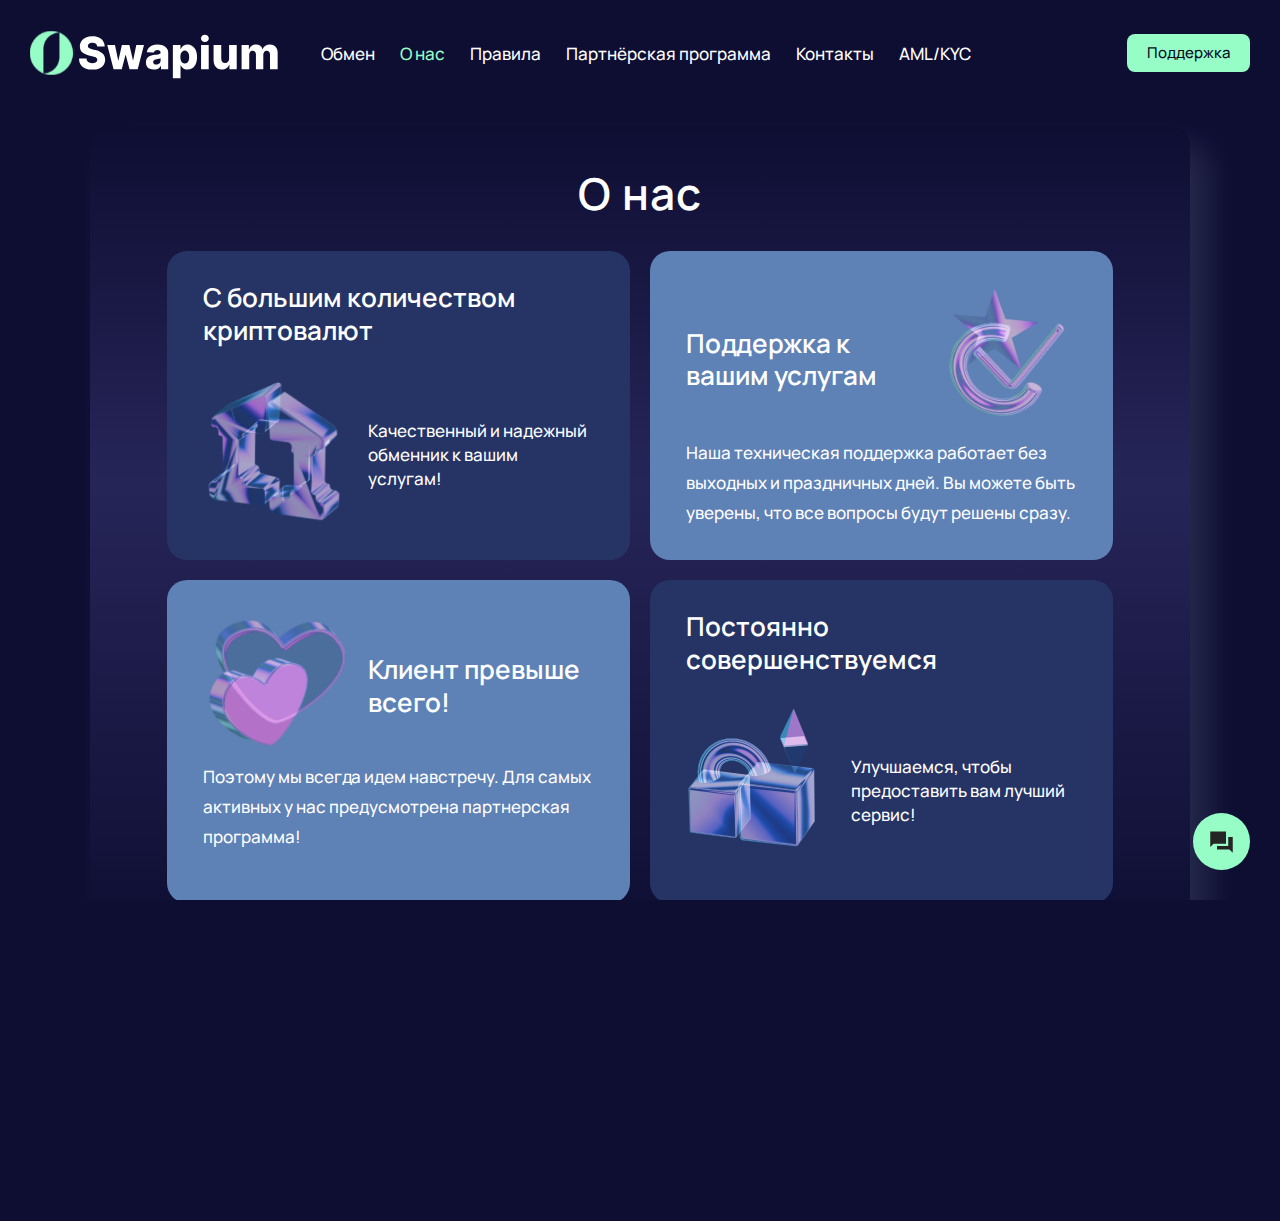
<file: about.html>
<!DOCTYPE html><html lang="en"><head><meta charSet="utf-8"/><meta name="viewport" content="width=device-width, initial-scale=1"/><link rel="preload" href="_next/static/media/569ce4b8f30dc480-s.p.woff2" as="font" crossorigin="" type="font/woff2"/><link rel="preload" href="_next/static/media/93f479601ee12b01-s.p.woff2" as="font" crossorigin="" type="font/woff2"/><link rel="preload" as="image" href="logo.svg"/><link rel="preload" as="image" href="support.svg"/><link rel="stylesheet" href="_next/static/css/d498c84e4ab246b3.css" data-precedence="next"/><link rel="stylesheet" href="_next/static/css/05a5d990801368fe.css" data-precedence="next"/><link rel="stylesheet" href="_next/static/css/1a23b66add00a283.css" data-precedence="next"/><link rel="preload" as="script" fetchPriority="low" href="_next/static/chunks/webpack-1d42c2dac6f7c516.js"/><script src="_next/static/chunks/4bd1b696-81ae4f6d13483e10.js" async=""></script><script src="_next/static/chunks/517-8c19876e3bb3b713.js" async=""></script><script src="_next/static/chunks/main-app-d2ad34baa5a98b81.js" async=""></script><script src="_next/static/chunks/527-9382eb54cdbf1f5f.js" async=""></script><script src="_next/static/chunks/559-c50ae7fc13b6de42.js" async=""></script><script src="_next/static/chunks/app/layout-a3509e700a4dc5be.js" async=""></script><script src="_next/static/chunks/app/about/page-e48d0b56e02a8194.js" async=""></script><meta name="next-size-adjust" content=""/><title>Swapium</title><meta name="description" content="Swapium"/><link rel="icon" href="favicon.ico" type="image/x-icon" sizes="256x256"/><script src="_next/static/chunks/polyfills-42372ed130431b0a.js" noModule=""></script></head><body class="__variable_4d318d __variable_ea5f4b antialiased"><div data-overlay-container="true"><div class="wapper"><div id="bodyWrapper"><nav class="nav-panel nav-panel-top"><div class="nav-panel-wrapper nav-panel-desktop"><div class="nav-panel-left"><a class="nav-panel-logo" href="index.html"><img src="logo.svg" alt="" style="width:100%"/></a><ul class="nav-panel-main-menu"><li class="nav-panel-item"><a class="nav-panel-link " href="index.html">Обмен</a></li><li class="nav-panel-item"><a class="nav-panel-link active" href="about.html">О нас</a></li><li class="nav-panel-item"><a class="nav-panel-link " href="rules.html">Правила</a></li><li class="nav-panel-item"><a class="nav-panel-link " href="referral.html">Партнёрская программа</a></li><li class="nav-panel-item"><a class="nav-panel-link " href="contacts.html">Контакты</a></li><li class="nav-panel-item"><a class="nav-panel-link " href="aml/kyc.html">AML/KYC</a></li></ul></div><div class="nav-panel-right"><a class="nav-panel-link register-nav-link button button-primary" href="https://t.me/swapium_io">Поддержка</a><button data-bs-toggle="modal" id="#mobileNavigationModal" data-bs-target="#mobileNavigationModal" class="nav-panel-toggler" type="button"></button></div></div></nav><div class="modal mobile-navigation-modal " id="mobileNavigationModal" aria-hidden="true"><div class="modal-dialog modal-fullscreen"><div class="modal-content"><div class="modal-body"><div class="nav-panel-mobile-top-block"><div class="nav-panel-logo"></div><button type="button" class="nav-panel-mobile-close modal-close-button" data-bs-dismiss="modal" aria-label="Закрыть"></button></div><ul class="nav-panel-main-menu"><li class="nav-panel-item"><a class="nav-panel-link " href="index.html">Обмен</a></li><li class="nav-panel-item"><a class="nav-panel-link active" href="about.html">О нас</a></li><li class="nav-panel-item"><a class="nav-panel-link " href="rules.html">Правила</a></li><li class="nav-panel-item"><a class="nav-panel-link " href="referral.html">Партнёрская программа</a></li><li class="nav-panel-item"><a class="nav-panel-link " href="contacts.html">Контакты</a></li><li class="nav-panel-item"><a class="nav-panel-link " href="aml/kyc.html">AML/KYC</a></li></ul></div></div></div></div><div class="" id="bodyContent"><div class="page-content-container about-page-content"><div class="page-content-wrapper"><h1 class="white-header">О нас</h1><div class="cards-list advantages"><div class="cards-list-item advantage advantage-bank-cards"><span class="advantage-title">С большим количеством криптовалют</span><div class="advantage-image-text-pair"><div class="advantage-image"></div><span class="advantage-description">Качественный и надежный обменник к вашим услугам!</span></div></div><div class="cards-list-item advantage advantage-light-background advantage-schedule"><div class="advantage-image-text-pair"><span class="advantage-title">Поддержка к вашим услугам</span><div class="advantage-image"></div></div><span class="advantage-description">Наша техническая поддержка работает без выходных и праздничных дней. Вы можете быть уверены, что все вопросы будут решены сразу.</span></div><div class="cards-list-item advantage advantage-light-background advantage-client"><div class="advantage-image-text-pair"><div class="advantage-image"></div><span class="advantage-title">Клиент превыше всего!</span></div><span class="advantage-description">Поэтому мы всегда идем навстречу. Для самых активных у нас предусмотрена партнерская программа!</span></div><div class="cards-list-item advantage advantage-improvements"><span class="advantage-title">Постоянно совершенствуемся</span><div class="advantage-image-text-pair"><div class="advantage-image"></div><span class="advantage-description">Улучшаемся, чтобы предоставить вам лучший сервис!</span></div></div></div></div></div></div><footer><nav class="nav-panel nav-panel-bottom"><div class="nav-panel-logo-container"><div class="nav-panel-logo"></div><span class="nav-panel-logo-text">Полуавтоматический сервис по обмену цифровых валют</span></div><div><ul class="nav-panel-main-menu"><li class="nav-panel-item"><a class="nav-panel-link " href="index.html">Обмен</a></li><li class="nav-panel-item"><a class="nav-panel-link active" href="about.html">О нас</a></li><li class="nav-panel-item"><a class="nav-panel-link " href="rules.html">Правила</a></li><li class="nav-panel-item"><a class="nav-panel-link " href="referral.html">Партнёрская программа</a></li><li class="nav-panel-item"><a class="nav-panel-link " href="aml/kyc.html">AML/KYC</a></li></ul></div><div class="nav-panel-schedule"><div class="timer-container"><div class="timer-image"></div><span class="timer-text">c 10:00 до 22:00(МСК)</span></div></div></nav><div class="copyrights">© 2025 Swapium. Копирование материалов только с разрешения правообладателя.</div></footer><a class="support-icon" href="https://t.me/swapium_io"><img src="support.svg" alt=""/></a></div></div></div><script src="_next/static/chunks/webpack-1d42c2dac6f7c516.js" async=""></script><script>(self.__next_f=self.__next_f||[]).push([0])</script><script>self.__next_f.push([1,"1:\"$Sreact.fragment\"\n2:I[34,[\"527\",\"static/chunks/527-9382eb54cdbf1f5f.js\",\"559\",\"static/chunks/559-c50ae7fc13b6de42.js\",\"177\",\"static/chunks/app/layout-a3509e700a4dc5be.js\"],\"Providers\"]\n3:I[5244,[],\"\"]\n4:I[3866,[],\"\"]\n5:I[5725,[\"220\",\"static/chunks/app/about/page-e48d0b56e02a8194.js\"],\"default\"]\n6:I[2743,[\"220\",\"static/chunks/app/about/page-e48d0b56e02a8194.js\"],\"default\"]\n7:I[6213,[],\"OutletBoundary\"]\n9:I[6213,[],\"MetadataBoundary\"]\nb:I[6213,[],\"ViewportBoundary\"]\nd:I[4835,[],\"\"]\n:HL[\"/_next/static/media/569ce4b8f30dc480-s.p.woff2\",\"font\",{\"crossOrigin\":\"\",\"type\":\"font/woff2\"}]\n:HL[\"/_next/static/media/93f479601ee12b01-s.p.woff2\",\"font\",{\"crossOrigin\":\"\",\"type\":\"font/woff2\"}]\n:HL[\"/_next/static/css/d498c84e4ab246b3.css\",\"style\"]\n:HL[\"/_next/static/css/05a5d990801368fe.css\",\"style\"]\n:HL[\"/_next/static/css/1a23b66add00a283.css\",\"style\"]\n"])</script><script>self.__next_f.push([1,"0:{\"P\":null,\"b\":\"WUktA4CVBFzFpuRvh4lAI\",\"p\":\"\",\"c\":[\"\",\"about\"],\"i\":false,\"f\":[[[\"\",{\"children\":[\"about\",{\"children\":[\"__PAGE__\",{}]}]},\"$undefined\",\"$undefined\",true],[\"\",[\"$\",\"$1\",\"c\",{\"children\":[[[\"$\",\"link\",\"0\",{\"rel\":\"stylesheet\",\"href\":\"/_next/static/css/d498c84e4ab246b3.css\",\"precedence\":\"next\",\"crossOrigin\":\"$undefined\",\"nonce\":\"$undefined\"}],[\"$\",\"link\",\"1\",{\"rel\":\"stylesheet\",\"href\":\"/_next/static/css/05a5d990801368fe.css\",\"precedence\":\"next\",\"crossOrigin\":\"$undefined\",\"nonce\":\"$undefined\"}],[\"$\",\"link\",\"2\",{\"rel\":\"stylesheet\",\"href\":\"/_next/static/css/1a23b66add00a283.css\",\"precedence\":\"next\",\"crossOrigin\":\"$undefined\",\"nonce\":\"$undefined\"}]],[\"$\",\"html\",null,{\"lang\":\"en\",\"children\":[\"$\",\"body\",null,{\"className\":\"__variable_4d318d __variable_ea5f4b antialiased\",\"children\":[\"$\",\"$L2\",null,{\"children\":[\"$\",\"$L3\",null,{\"parallelRouterKey\":\"children\",\"segmentPath\":[\"children\"],\"error\":\"$undefined\",\"errorStyles\":\"$undefined\",\"errorScripts\":\"$undefined\",\"template\":[\"$\",\"$L4\",null,{}],\"templateStyles\":\"$undefined\",\"templateScripts\":\"$undefined\",\"notFound\":[[],[[\"$\",\"title\",null,{\"children\":\"404: This page could not be found.\"}],[\"$\",\"div\",null,{\"style\":{\"fontFamily\":\"system-ui,\\\"Segoe UI\\\",Roboto,Helvetica,Arial,sans-serif,\\\"Apple Color Emoji\\\",\\\"Segoe UI Emoji\\\"\",\"height\":\"100vh\",\"textAlign\":\"center\",\"display\":\"flex\",\"flexDirection\":\"column\",\"alignItems\":\"center\",\"justifyContent\":\"center\"},\"children\":[\"$\",\"div\",null,{\"children\":[[\"$\",\"style\",null,{\"dangerouslySetInnerHTML\":{\"__html\":\"body{color:#000;background:#fff;margin:0}.next-error-h1{border-right:1px solid rgba(0,0,0,.3)}@media (prefers-color-scheme:dark){body{color:#fff;background:#000}.next-error-h1{border-right:1px solid rgba(255,255,255,.3)}}\"}}],[\"$\",\"h1\",null,{\"className\":\"next-error-h1\",\"style\":{\"display\":\"inline-block\",\"margin\":\"0 20px 0 0\",\"padding\":\"0 23px 0 0\",\"fontSize\":24,\"fontWeight\":500,\"verticalAlign\":\"top\",\"lineHeight\":\"49px\"},\"children\":404}],[\"$\",\"div\",null,{\"style\":{\"display\":\"inline-block\"},\"children\":[\"$\",\"h2\",null,{\"style\":{\"fontSize\":14,\"fontWeight\":400,\"lineHeight\":\"49px\",\"margin\":0},\"children\":\"This page could not be found.\"}]}]]}]}]]],\"forbidden\":\"$undefined\",\"unauthorized\":\"$undefined\"}]}]}]}]]}],{\"children\":[\"about\",[\"$\",\"$1\",\"c\",{\"children\":[null,[\"$\",\"$L3\",null,{\"parallelRouterKey\":\"children\",\"segmentPath\":[\"children\",\"about\",\"children\"],\"error\":\"$undefined\",\"errorStyles\":\"$undefined\",\"errorScripts\":\"$undefined\",\"template\":[\"$\",\"$L4\",null,{}],\"templateStyles\":\"$undefined\",\"templateScripts\":\"$undefined\",\"notFound\":\"$undefined\",\"forbidden\":\"$undefined\",\"unauthorized\":\"$undefined\"}]]}],{\"children\":[\"__PAGE__\",[\"$\",\"$1\",\"c\",{\"children\":[[\"$\",\"div\",null,{\"className\":\"wapper\",\"children\":[\"$\",\"div\",null,{\"id\":\"bodyWrapper\",\"children\":[[\"$\",\"$L5\",null,{}],[\"$\",\"div\",null,{\"className\":\"\",\"id\":\"bodyContent\",\"children\":[\"$\",\"div\",null,{\"className\":\"page-content-container about-page-content\",\"children\":[\"$\",\"div\",null,{\"className\":\"page-content-wrapper\",\"children\":[[\"$\",\"h1\",null,{\"className\":\"white-header\",\"children\":\"О нас\"}],[\"$\",\"div\",null,{\"className\":\"cards-list advantages\",\"children\":[[\"$\",\"div\",null,{\"className\":\"cards-list-item advantage advantage-bank-cards\",\"children\":[[\"$\",\"span\",null,{\"className\":\"advantage-title\",\"children\":\"С большим количеством криптовалют\"}],[\"$\",\"div\",null,{\"className\":\"advantage-image-text-pair\",\"children\":[[\"$\",\"div\",null,{\"className\":\"advantage-image\"}],[\"$\",\"span\",null,{\"className\":\"advantage-description\",\"children\":\"Качественный и надежный обменник к вашим услугам!\"}]]}]]}],[\"$\",\"div\",null,{\"className\":\"cards-list-item advantage advantage-light-background advantage-schedule\",\"children\":[[\"$\",\"div\",null,{\"className\":\"advantage-image-text-pair\",\"children\":[[\"$\",\"span\",null,{\"className\":\"advantage-title\",\"children\":\"Поддержка к вашим услугам\"}],[\"$\",\"div\",null,{\"className\":\"advantage-image\"}]]}],[\"$\",\"span\",null,{\"className\":\"advantage-description\",\"children\":\"Наша техническая поддержка работает без выходных и праздничных дней. Вы можете быть уверены, что все вопросы будут решены сразу.\"}]]}],[\"$\",\"div\",null,{\"className\":\"cards-list-item advantage advantage-light-background advantage-client\",\"children\":[[\"$\",\"div\",null,{\"className\":\"advantage-image-text-pair\",\"children\":[[\"$\",\"div\",null,{\"className\":\"advantage-image\"}],[\"$\",\"span\",null,{\"className\":\"advantage-title\",\"children\":\"Клиент превыше всего!\"}]]}],[\"$\",\"span\",null,{\"className\":\"advantage-description\",\"children\":\"Поэтому мы всегда идем навстречу. Для самых активных у нас предусмотрена партнерская программа!\"}]]}],[\"$\",\"div\",null,{\"className\":\"cards-list-item advantage advantage-improvements\",\"children\":[[\"$\",\"span\",null,{\"className\":\"advantage-title\",\"children\":\"Постоянно совершенствуемся\"}],[\"$\",\"div\",null,{\"className\":\"advantage-image-text-pair\",\"children\":[[\"$\",\"div\",null,{\"className\":\"advantage-image\"}],[\"$\",\"span\",null,{\"className\":\"advantage-description\",\"children\":\"Улучшаемся, чтобы предоставить вам лучший сервис!\"}]]}]]}]]}]]}]}]}],[\"$\",\"$L6\",null,{}],[\"$\",\"a\",null,{\"className\":\"support-icon\",\"href\":\"https://t.me/swapium_io\",\"children\":[\"$\",\"img\",null,{\"src\":\"/support.svg\",\"alt\":\"\"}]}]]}]}],null,[\"$\",\"$L7\",null,{\"children\":\"$L8\"}]]}],{},null,false]},null,false]},null,false],[\"$\",\"$1\",\"h\",{\"children\":[null,[\"$\",\"$1\",\"PK0SftKWLl9WKbXngIMs7\",{\"children\":[[\"$\",\"$L9\",null,{\"children\":\"$La\"}],[\"$\",\"$Lb\",null,{\"children\":\"$Lc\"}],[\"$\",\"meta\",null,{\"name\":\"next-size-adjust\",\"content\":\"\"}]]}]]}],false]],\"m\":\"$undefined\",\"G\":[\"$d\",\"$undefined\"],\"s\":false,\"S\":true}\n"])</script><script>self.__next_f.push([1,"c:[[\"$\",\"meta\",\"0\",{\"name\":\"viewport\",\"content\":\"width=device-width, initial-scale=1\"}]]\na:[[\"$\",\"meta\",\"0\",{\"charSet\":\"utf-8\"}],[\"$\",\"title\",\"1\",{\"children\":\"Swapium\"}],[\"$\",\"meta\",\"2\",{\"name\":\"description\",\"content\":\"Swapium\"}],[\"$\",\"link\",\"3\",{\"rel\":\"icon\",\"href\":\"/favicon.ico\",\"type\":\"image/x-icon\",\"sizes\":\"256x256\"}]]\n"])</script><script>self.__next_f.push([1,"8:null\n"])</script></body></html>
</file>
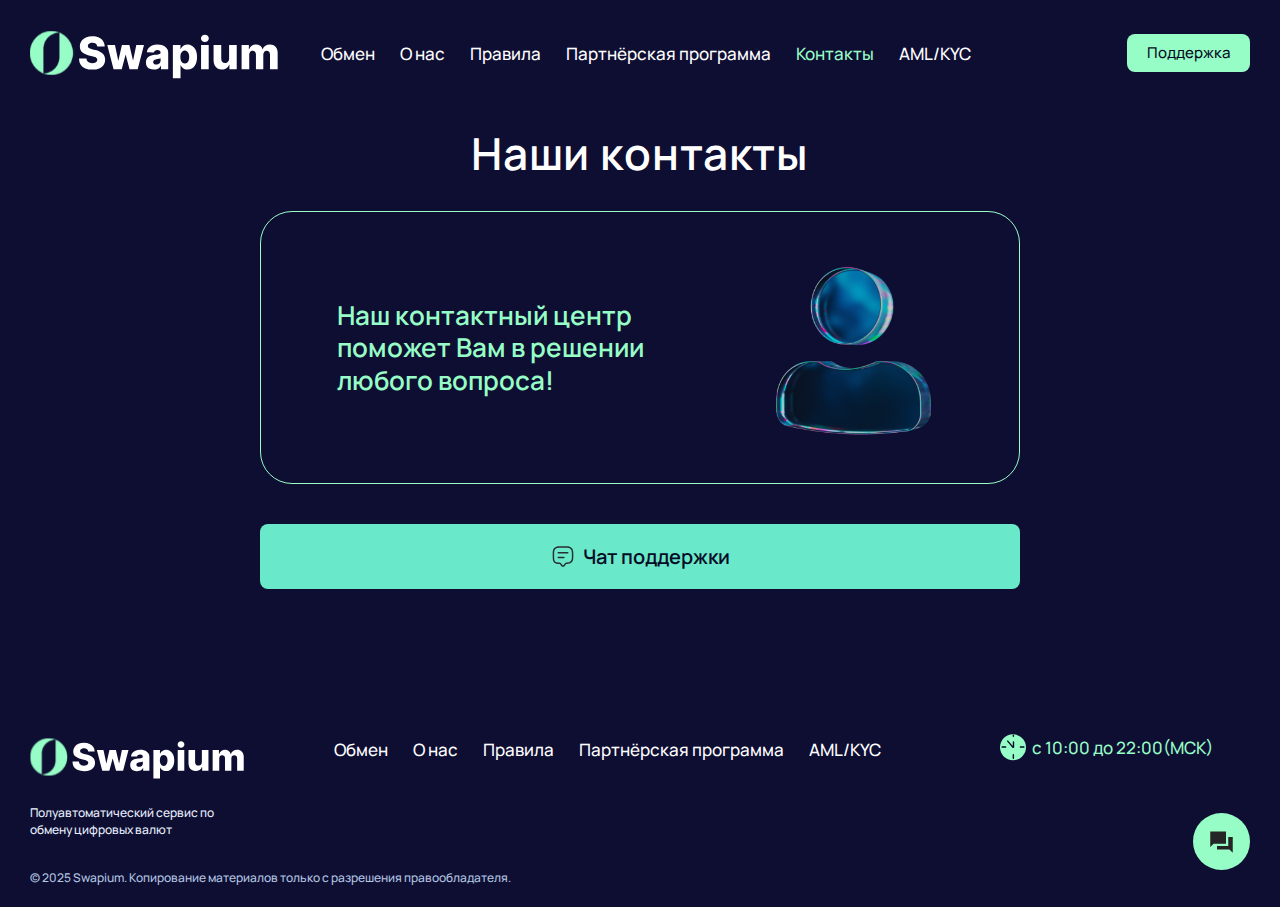
<file: contacts.html>
<!DOCTYPE html><html lang="en"><head><meta charSet="utf-8"/><meta name="viewport" content="width=device-width, initial-scale=1"/><link rel="preload" href="_next/static/media/569ce4b8f30dc480-s.p.woff2" as="font" crossorigin="" type="font/woff2"/><link rel="preload" href="_next/static/media/93f479601ee12b01-s.p.woff2" as="font" crossorigin="" type="font/woff2"/><link rel="preload" as="image" href="logo.svg"/><link rel="preload" as="image" href="support.svg"/><link rel="stylesheet" href="_next/static/css/d498c84e4ab246b3.css" data-precedence="next"/><link rel="stylesheet" href="_next/static/css/05a5d990801368fe.css" data-precedence="next"/><link rel="stylesheet" href="_next/static/css/1a23b66add00a283.css" data-precedence="next"/><link rel="preload" as="script" fetchPriority="low" href="_next/static/chunks/webpack-1d42c2dac6f7c516.js"/><script src="_next/static/chunks/4bd1b696-81ae4f6d13483e10.js" async=""></script><script src="_next/static/chunks/517-8c19876e3bb3b713.js" async=""></script><script src="_next/static/chunks/main-app-d2ad34baa5a98b81.js" async=""></script><script src="_next/static/chunks/527-9382eb54cdbf1f5f.js" async=""></script><script src="_next/static/chunks/559-c50ae7fc13b6de42.js" async=""></script><script src="_next/static/chunks/app/layout-a3509e700a4dc5be.js" async=""></script><script src="_next/static/chunks/app/contacts/page-04ff5eba10870e66.js" async=""></script><meta name="next-size-adjust" content=""/><title>Swapium</title><meta name="description" content="Swapium"/><link rel="icon" href="favicon.ico" type="image/x-icon" sizes="256x256"/><script src="_next/static/chunks/polyfills-42372ed130431b0a.js" noModule=""></script></head><body class="__variable_4d318d __variable_ea5f4b antialiased"><div data-overlay-container="true"><div class="wapper"><div id="bodyWrapper"><nav class="nav-panel nav-panel-top"><div class="nav-panel-wrapper nav-panel-desktop"><div class="nav-panel-left"><a class="nav-panel-logo" href="index.html"><img src="logo.svg" alt="" style="width:100%"/></a><ul class="nav-panel-main-menu"><li class="nav-panel-item"><a class="nav-panel-link " href="index.html">Обмен</a></li><li class="nav-panel-item"><a class="nav-panel-link " href="about.html">О нас</a></li><li class="nav-panel-item"><a class="nav-panel-link " href="rules.html">Правила</a></li><li class="nav-panel-item"><a class="nav-panel-link " href="referral.html">Партнёрская программа</a></li><li class="nav-panel-item"><a class="nav-panel-link active" href="contacts.html">Контакты</a></li><li class="nav-panel-item"><a class="nav-panel-link " href="aml/kyc.html">AML/KYC</a></li></ul></div><div class="nav-panel-right"><a class="nav-panel-link register-nav-link button button-primary" href="https://t.me/swapium_io">Поддержка</a><button data-bs-toggle="modal" id="#mobileNavigationModal" data-bs-target="#mobileNavigationModal" class="nav-panel-toggler" type="button"></button></div></div></nav><div class="modal mobile-navigation-modal " id="mobileNavigationModal" aria-hidden="true"><div class="modal-dialog modal-fullscreen"><div class="modal-content"><div class="modal-body"><div class="nav-panel-mobile-top-block"><div class="nav-panel-logo"></div><button type="button" class="nav-panel-mobile-close modal-close-button" data-bs-dismiss="modal" aria-label="Закрыть"></button></div><ul class="nav-panel-main-menu"><li class="nav-panel-item"><a class="nav-panel-link " href="index.html">Обмен</a></li><li class="nav-panel-item"><a class="nav-panel-link " href="about.html">О нас</a></li><li class="nav-panel-item"><a class="nav-panel-link " href="rules.html">Правила</a></li><li class="nav-panel-item"><a class="nav-panel-link " href="referral.html">Партнёрская программа</a></li><li class="nav-panel-item"><a class="nav-panel-link active" href="contacts.html">Контакты</a></li><li class="nav-panel-item"><a class="nav-panel-link " href="aml/kyc.html">AML/KYC</a></li></ul></div></div></div></div><div class="" id="bodyContent"><div class="page-content-container contacts-page"><div class="page-content-wrapper"><h1 class="white-header">Наши контакты</h1><div class="contacts-banner"><span class="contacts-banner-text">Наш контактный центр поможет Вам в решении любого вопроса!</span><div class="contacts-banner-image"></div></div><a href="https://t.me/swapium_io" type="button" class="button button-primary full-size button-chat"><i class="button-chat-icon"></i>Чат поддержки</a></div></div></div><footer><nav class="nav-panel nav-panel-bottom"><div class="nav-panel-logo-container"><div class="nav-panel-logo"></div><span class="nav-panel-logo-text">Полуавтоматический сервис по обмену цифровых валют</span></div><div><ul class="nav-panel-main-menu"><li class="nav-panel-item"><a class="nav-panel-link " href="index.html">Обмен</a></li><li class="nav-panel-item"><a class="nav-panel-link " href="about.html">О нас</a></li><li class="nav-panel-item"><a class="nav-panel-link " href="rules.html">Правила</a></li><li class="nav-panel-item"><a class="nav-panel-link " href="referral.html">Партнёрская программа</a></li><li class="nav-panel-item"><a class="nav-panel-link " href="aml/kyc.html">AML/KYC</a></li></ul></div><div class="nav-panel-schedule"><div class="timer-container"><div class="timer-image"></div><span class="timer-text">c 10:00 до 22:00(МСК)</span></div></div></nav><div class="copyrights">© 2025 Swapium. Копирование материалов только с разрешения правообладателя.</div></footer><a class="support-icon" href="https://t.me/swapium_io"><img src="support.svg" alt=""/></a></div></div></div><script src="_next/static/chunks/webpack-1d42c2dac6f7c516.js" async=""></script><script>(self.__next_f=self.__next_f||[]).push([0])</script><script>self.__next_f.push([1,"1:\"$Sreact.fragment\"\n2:I[34,[\"527\",\"static/chunks/527-9382eb54cdbf1f5f.js\",\"559\",\"static/chunks/559-c50ae7fc13b6de42.js\",\"177\",\"static/chunks/app/layout-a3509e700a4dc5be.js\"],\"Providers\"]\n3:I[5244,[],\"\"]\n4:I[3866,[],\"\"]\n5:I[5725,[\"102\",\"static/chunks/app/contacts/page-04ff5eba10870e66.js\"],\"default\"]\n6:I[2743,[\"102\",\"static/chunks/app/contacts/page-04ff5eba10870e66.js\"],\"default\"]\n7:I[6213,[],\"OutletBoundary\"]\n9:I[6213,[],\"MetadataBoundary\"]\nb:I[6213,[],\"ViewportBoundary\"]\nd:I[4835,[],\"\"]\n:HL[\"/_next/static/media/569ce4b8f30dc480-s.p.woff2\",\"font\",{\"crossOrigin\":\"\",\"type\":\"font/woff2\"}]\n:HL[\"/_next/static/media/93f479601ee12b01-s.p.woff2\",\"font\",{\"crossOrigin\":\"\",\"type\":\"font/woff2\"}]\n:HL[\"/_next/static/css/d498c84e4ab246b3.css\",\"style\"]\n:HL[\"/_next/static/css/05a5d990801368fe.css\",\"style\"]\n:HL[\"/_next/static/css/1a23b66add00a283.css\",\"style\"]\n"])</script><script>self.__next_f.push([1,"0:{\"P\":null,\"b\":\"WUktA4CVBFzFpuRvh4lAI\",\"p\":\"\",\"c\":[\"\",\"contacts\"],\"i\":false,\"f\":[[[\"\",{\"children\":[\"contacts\",{\"children\":[\"__PAGE__\",{}]}]},\"$undefined\",\"$undefined\",true],[\"\",[\"$\",\"$1\",\"c\",{\"children\":[[[\"$\",\"link\",\"0\",{\"rel\":\"stylesheet\",\"href\":\"/_next/static/css/d498c84e4ab246b3.css\",\"precedence\":\"next\",\"crossOrigin\":\"$undefined\",\"nonce\":\"$undefined\"}],[\"$\",\"link\",\"1\",{\"rel\":\"stylesheet\",\"href\":\"/_next/static/css/05a5d990801368fe.css\",\"precedence\":\"next\",\"crossOrigin\":\"$undefined\",\"nonce\":\"$undefined\"}],[\"$\",\"link\",\"2\",{\"rel\":\"stylesheet\",\"href\":\"/_next/static/css/1a23b66add00a283.css\",\"precedence\":\"next\",\"crossOrigin\":\"$undefined\",\"nonce\":\"$undefined\"}]],[\"$\",\"html\",null,{\"lang\":\"en\",\"children\":[\"$\",\"body\",null,{\"className\":\"__variable_4d318d __variable_ea5f4b antialiased\",\"children\":[\"$\",\"$L2\",null,{\"children\":[\"$\",\"$L3\",null,{\"parallelRouterKey\":\"children\",\"segmentPath\":[\"children\"],\"error\":\"$undefined\",\"errorStyles\":\"$undefined\",\"errorScripts\":\"$undefined\",\"template\":[\"$\",\"$L4\",null,{}],\"templateStyles\":\"$undefined\",\"templateScripts\":\"$undefined\",\"notFound\":[[],[[\"$\",\"title\",null,{\"children\":\"404: This page could not be found.\"}],[\"$\",\"div\",null,{\"style\":{\"fontFamily\":\"system-ui,\\\"Segoe UI\\\",Roboto,Helvetica,Arial,sans-serif,\\\"Apple Color Emoji\\\",\\\"Segoe UI Emoji\\\"\",\"height\":\"100vh\",\"textAlign\":\"center\",\"display\":\"flex\",\"flexDirection\":\"column\",\"alignItems\":\"center\",\"justifyContent\":\"center\"},\"children\":[\"$\",\"div\",null,{\"children\":[[\"$\",\"style\",null,{\"dangerouslySetInnerHTML\":{\"__html\":\"body{color:#000;background:#fff;margin:0}.next-error-h1{border-right:1px solid rgba(0,0,0,.3)}@media (prefers-color-scheme:dark){body{color:#fff;background:#000}.next-error-h1{border-right:1px solid rgba(255,255,255,.3)}}\"}}],[\"$\",\"h1\",null,{\"className\":\"next-error-h1\",\"style\":{\"display\":\"inline-block\",\"margin\":\"0 20px 0 0\",\"padding\":\"0 23px 0 0\",\"fontSize\":24,\"fontWeight\":500,\"verticalAlign\":\"top\",\"lineHeight\":\"49px\"},\"children\":404}],[\"$\",\"div\",null,{\"style\":{\"display\":\"inline-block\"},\"children\":[\"$\",\"h2\",null,{\"style\":{\"fontSize\":14,\"fontWeight\":400,\"lineHeight\":\"49px\",\"margin\":0},\"children\":\"This page could not be found.\"}]}]]}]}]]],\"forbidden\":\"$undefined\",\"unauthorized\":\"$undefined\"}]}]}]}]]}],{\"children\":[\"contacts\",[\"$\",\"$1\",\"c\",{\"children\":[null,[\"$\",\"$L3\",null,{\"parallelRouterKey\":\"children\",\"segmentPath\":[\"children\",\"contacts\",\"children\"],\"error\":\"$undefined\",\"errorStyles\":\"$undefined\",\"errorScripts\":\"$undefined\",\"template\":[\"$\",\"$L4\",null,{}],\"templateStyles\":\"$undefined\",\"templateScripts\":\"$undefined\",\"notFound\":\"$undefined\",\"forbidden\":\"$undefined\",\"unauthorized\":\"$undefined\"}]]}],{\"children\":[\"__PAGE__\",[\"$\",\"$1\",\"c\",{\"children\":[[\"$\",\"div\",null,{\"className\":\"wapper\",\"children\":[\"$\",\"div\",null,{\"id\":\"bodyWrapper\",\"children\":[[\"$\",\"$L5\",null,{}],[\"$\",\"div\",null,{\"className\":\"\",\"id\":\"bodyContent\",\"children\":[\"$\",\"div\",null,{\"className\":\"page-content-container contacts-page\",\"children\":[\"$\",\"div\",null,{\"className\":\"page-content-wrapper\",\"children\":[[\"$\",\"h1\",null,{\"className\":\"white-header\",\"children\":\"Наши контакты\"}],[\"$\",\"div\",null,{\"className\":\"contacts-banner\",\"children\":[[\"$\",\"span\",null,{\"className\":\"contacts-banner-text\",\"children\":\"Наш контактный центр поможет Вам в решении любого вопроса!\"}],[\"$\",\"div\",null,{\"className\":\"contacts-banner-image\"}]]}],[\"$\",\"a\",null,{\"href\":\"https://t.me/swapium_io\",\"type\":\"button\",\"className\":\"button button-primary full-size button-chat\",\"children\":[[\"$\",\"i\",null,{\"className\":\"button-chat-icon\"}],\"Чат поддержки\"]}]]}]}]}],[\"$\",\"$L6\",null,{}],[\"$\",\"a\",null,{\"className\":\"support-icon\",\"href\":\"https://t.me/swapium_io\",\"children\":[\"$\",\"img\",null,{\"src\":\"/support.svg\",\"alt\":\"\"}]}]]}]}],null,[\"$\",\"$L7\",null,{\"children\":\"$L8\"}]]}],{},null,false]},null,false]},null,false],[\"$\",\"$1\",\"h\",{\"children\":[null,[\"$\",\"$1\",\"6UdS7_dYdLDWi-4df7ow_\",{\"children\":[[\"$\",\"$L9\",null,{\"children\":\"$La\"}],[\"$\",\"$Lb\",null,{\"children\":\"$Lc\"}],[\"$\",\"meta\",null,{\"name\":\"next-size-adjust\",\"content\":\"\"}]]}]]}],false]],\"m\":\"$undefined\",\"G\":[\"$d\",\"$undefined\"],\"s\":false,\"S\":true}\n"])</script><script>self.__next_f.push([1,"c:[[\"$\",\"meta\",\"0\",{\"name\":\"viewport\",\"content\":\"width=device-width, initial-scale=1\"}]]\na:[[\"$\",\"meta\",\"0\",{\"charSet\":\"utf-8\"}],[\"$\",\"title\",\"1\",{\"children\":\"Swapium\"}],[\"$\",\"meta\",\"2\",{\"name\":\"description\",\"content\":\"Swapium\"}],[\"$\",\"link\",\"3\",{\"rel\":\"icon\",\"href\":\"/favicon.ico\",\"type\":\"image/x-icon\",\"sizes\":\"256x256\"}]]\n"])</script><script>self.__next_f.push([1,"8:null\n"])</script></body></html>
</file>
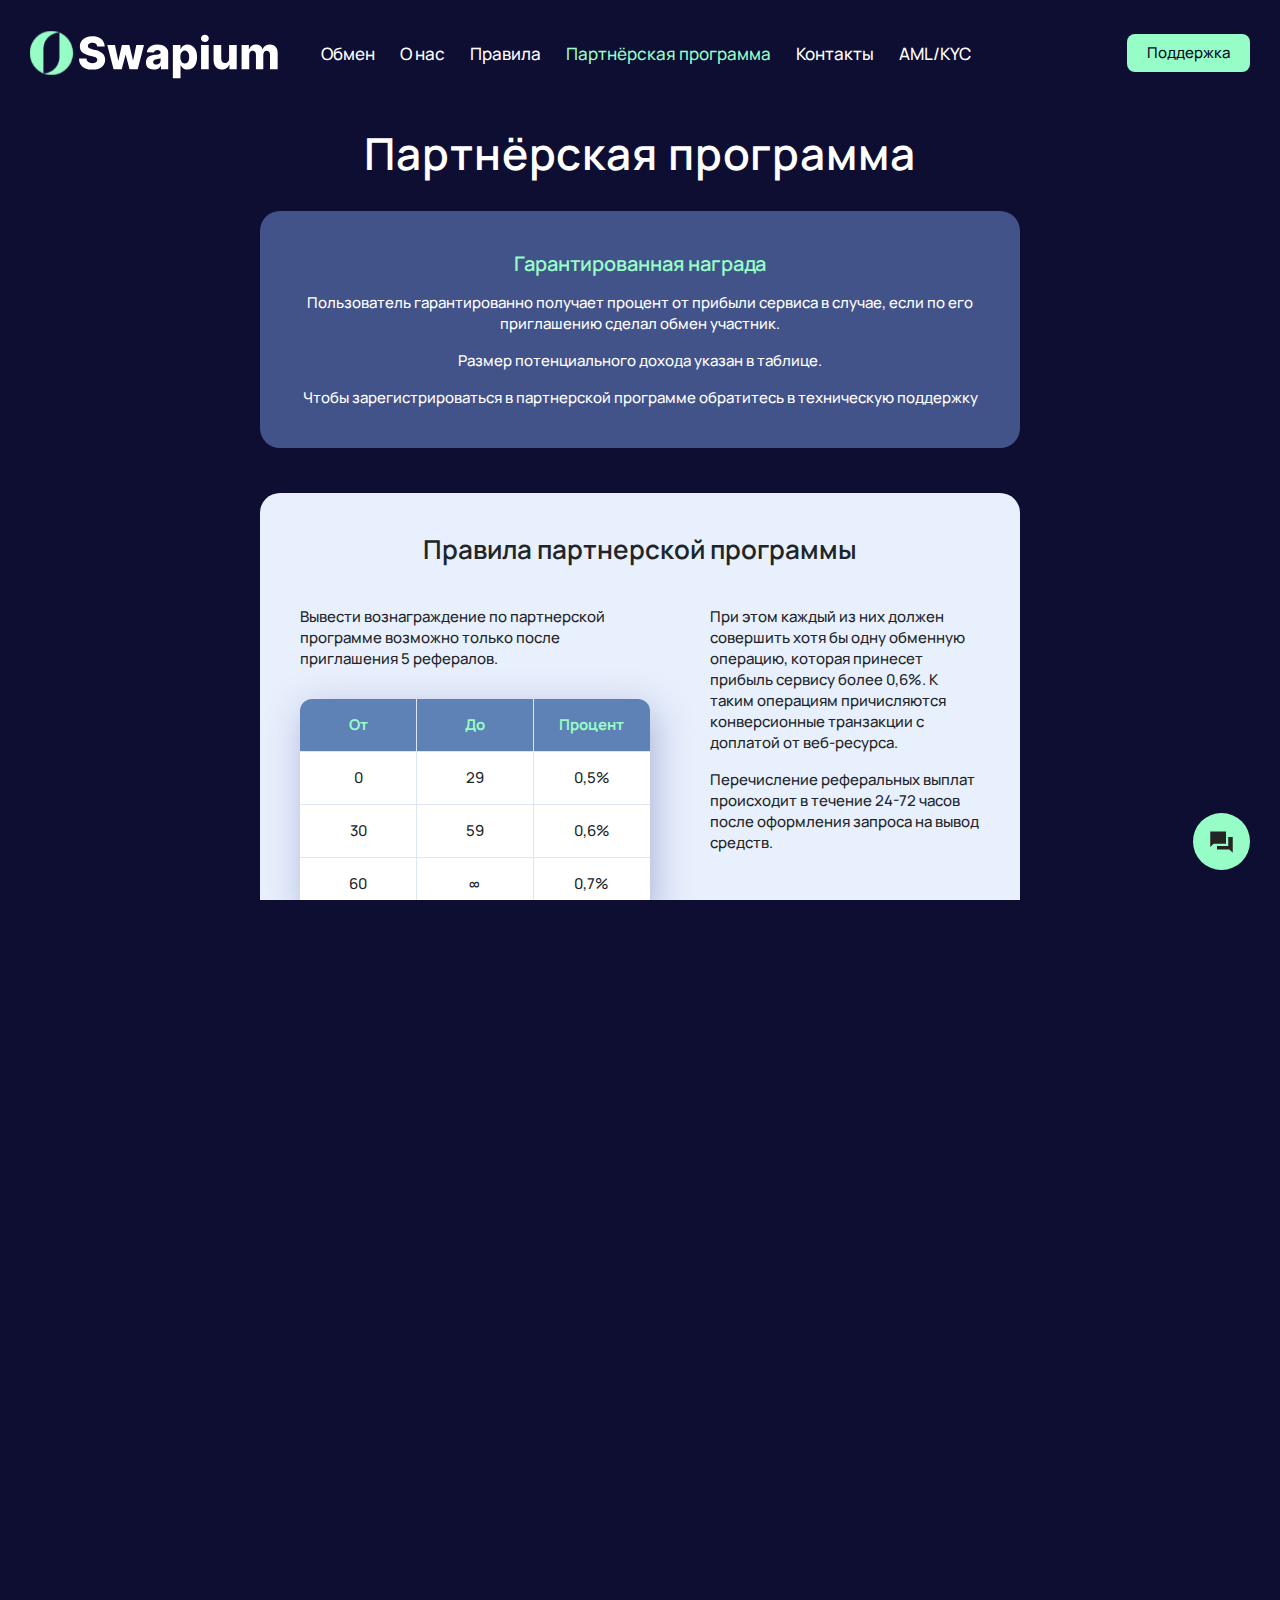
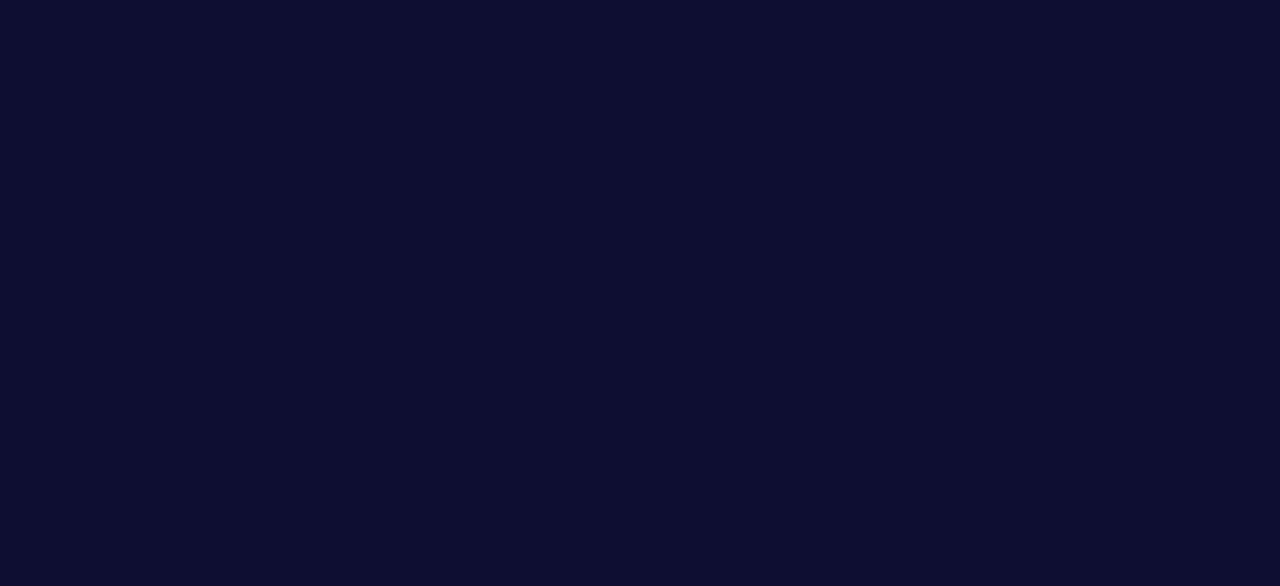
<file: referral.html>
<!DOCTYPE html><html lang="en"><head><meta charSet="utf-8"/><meta name="viewport" content="width=device-width, initial-scale=1"/><link rel="preload" href="_next/static/media/569ce4b8f30dc480-s.p.woff2" as="font" crossorigin="" type="font/woff2"/><link rel="preload" href="_next/static/media/93f479601ee12b01-s.p.woff2" as="font" crossorigin="" type="font/woff2"/><link rel="preload" as="image" href="logo.svg"/><link rel="preload" as="image" href="support.svg"/><link rel="stylesheet" href="_next/static/css/d498c84e4ab246b3.css" data-precedence="next"/><link rel="stylesheet" href="_next/static/css/05a5d990801368fe.css" data-precedence="next"/><link rel="stylesheet" href="_next/static/css/1a23b66add00a283.css" data-precedence="next"/><link rel="preload" as="script" fetchPriority="low" href="_next/static/chunks/webpack-1d42c2dac6f7c516.js"/><script src="_next/static/chunks/4bd1b696-81ae4f6d13483e10.js" async=""></script><script src="_next/static/chunks/517-8c19876e3bb3b713.js" async=""></script><script src="_next/static/chunks/main-app-d2ad34baa5a98b81.js" async=""></script><script src="_next/static/chunks/527-9382eb54cdbf1f5f.js" async=""></script><script src="_next/static/chunks/559-c50ae7fc13b6de42.js" async=""></script><script src="_next/static/chunks/app/layout-a3509e700a4dc5be.js" async=""></script><script src="_next/static/chunks/app/referral/page-57e099b21e6861dd.js" async=""></script><meta name="next-size-adjust" content=""/><title>Swapium</title><meta name="description" content="Swapium"/><link rel="icon" href="favicon.ico" type="image/x-icon" sizes="256x256"/><script src="_next/static/chunks/polyfills-42372ed130431b0a.js" noModule=""></script></head><body class="__variable_4d318d __variable_ea5f4b antialiased"><div data-overlay-container="true"><div class="wapper"><div id="bodyWrapper"><nav class="nav-panel nav-panel-top"><div class="nav-panel-wrapper nav-panel-desktop"><div class="nav-panel-left"><a class="nav-panel-logo" href="index.html"><img src="logo.svg" alt="" style="width:100%"/></a><ul class="nav-panel-main-menu"><li class="nav-panel-item"><a class="nav-panel-link " href="index.html">Обмен</a></li><li class="nav-panel-item"><a class="nav-panel-link " href="about.html">О нас</a></li><li class="nav-panel-item"><a class="nav-panel-link " href="rules.html">Правила</a></li><li class="nav-panel-item"><a class="nav-panel-link active" href="referral.html">Партнёрская программа</a></li><li class="nav-panel-item"><a class="nav-panel-link " href="contacts.html">Контакты</a></li><li class="nav-panel-item"><a class="nav-panel-link " href="aml/kyc.html">AML/KYC</a></li></ul></div><div class="nav-panel-right"><a class="nav-panel-link register-nav-link button button-primary" href="https://t.me/swapium_io">Поддержка</a><button data-bs-toggle="modal" id="#mobileNavigationModal" data-bs-target="#mobileNavigationModal" class="nav-panel-toggler" type="button"></button></div></div></nav><div class="modal mobile-navigation-modal " id="mobileNavigationModal" aria-hidden="true"><div class="modal-dialog modal-fullscreen"><div class="modal-content"><div class="modal-body"><div class="nav-panel-mobile-top-block"><div class="nav-panel-logo"></div><button type="button" class="nav-panel-mobile-close modal-close-button" data-bs-dismiss="modal" aria-label="Закрыть"></button></div><ul class="nav-panel-main-menu"><li class="nav-panel-item"><a class="nav-panel-link " href="index.html">Обмен</a></li><li class="nav-panel-item"><a class="nav-panel-link " href="about.html">О нас</a></li><li class="nav-panel-item"><a class="nav-panel-link " href="rules.html">Правила</a></li><li class="nav-panel-item"><a class="nav-panel-link active" href="referral.html">Партнёрская программа</a></li><li class="nav-panel-item"><a class="nav-panel-link " href="contacts.html">Контакты</a></li><li class="nav-panel-item"><a class="nav-panel-link " href="aml/kyc.html">AML/KYC</a></li></ul></div></div></div></div><div class="" id="bodyContent"><div class="page-content-container referral-page"><div class="page-content-wrapper"><h1 class="white-header">Партнёрская программа</h1><div class="content-panel light-grey-background no-shadow reward"><span class="reward-heading">Гарантированная награда</span><span class="text-part">Пользователь гарантированно получает процент от прибыли сервиса в случае, если по его приглашению сделал обмен участник.</span><span class="text-part">Размер потенциального дохода указан в таблице.</span><span class="text-part text-part-last">Чтобы зарегистрироваться в партнерской программе обратитесь в техническую поддержку</span></div><div class="content-panel light-background partnership-rules"><span class="partnership-rules-heading">Правила партнерской программы</span><div class="partnership-rules-content"><div class="partnership-rules-left"><span class="text-part">Вывести вознаграждение по партнерской программе возможно только после приглашения 5 рефералов.</span><table class="partnership-rules-table"><thead><tr><th>От</th><th>До</th><th>Процент</th></tr></thead><tbody><tr><td>0</td><td>29</td><td>0,5%</td></tr><tr><td>30</td><td>59</td><td>0,6%</td></tr><tr><td>60</td><td>∞</td><td>0,7%</td></tr></tbody></table></div><div class="partnership-rules-right"><span class="text-part">При этом каждый из них должен совершить хотя бы одну обменную операцию, которая принесет прибыль сервису более 0,6%. К таким операциям причисляются конверсионные транзакции с доплатой от веб-ресурса.</span><span class="text-part">Перечисление реферальных выплат происходит в течение 24-72 часов после оформления запроса на вывод средств.</span></div></div></div><div class="referral-link-constraints">Не допускается использование массовой рассылки реферальной ссылки на таких ресурсах, как пирамиды, серфинги, буксы и подобные. Запрещена регистрация пользователя и его реферала с одного и того же IP-адреса. Один и тот же человек не может выполнять роли реферала и пригласителя одновременно.</div><div class="content-panel light-grey-background sales"><span class="sales-heading">Система скидок</span><span class="sales-description">Для постоянных клиентов действует накопительная скидочная система. Размер скидки зависит от общей суммы всех совершенных обменных операций.  Чтобы воспользоваться скидкой, необходимо пройти авторизацию через нашу техническую поддержку перед началом обмена. Скидка применяется только на фиатные направления. Информация о размере скидки в зависимости от суммы представлена в таблице.</span><table class="sales-table"><thead><tr><th>От</th><th>До</th><th>Процент</th></tr></thead><tbody><tr><td>0</td><td>300</td><td>0,05%</td></tr><tr><td>300</td><td>500</td><td>0,06%</td></tr><tr><td>500</td><td>1000</td><td>0,07%</td></tr><tr><td>1000</td><td>2000</td><td>0,1%</td></tr><tr><td>2000</td><td>3000</td><td>0,12%</td></tr><tr><td>3000</td><td>5000</td><td>0,13%</td></tr><tr><td>5000</td><td>10000</td><td>0,15%</td></tr><tr><td>10000</td><td>∞</td><td>0,2%</td></tr></tbody></table></div></div></div></div><footer><nav class="nav-panel nav-panel-bottom"><div class="nav-panel-logo-container"><div class="nav-panel-logo"></div><span class="nav-panel-logo-text">Полуавтоматический сервис по обмену цифровых валют</span></div><div><ul class="nav-panel-main-menu"><li class="nav-panel-item"><a class="nav-panel-link " href="index.html">Обмен</a></li><li class="nav-panel-item"><a class="nav-panel-link " href="about.html">О нас</a></li><li class="nav-panel-item"><a class="nav-panel-link " href="rules.html">Правила</a></li><li class="nav-panel-item"><a class="nav-panel-link active" href="referral.html">Партнёрская программа</a></li><li class="nav-panel-item"><a class="nav-panel-link " href="aml/kyc.html">AML/KYC</a></li></ul></div><div class="nav-panel-schedule"><div class="timer-container"><div class="timer-image"></div><span class="timer-text">c 10:00 до 22:00(МСК)</span></div></div></nav><div class="copyrights">© 2025 Swapium. Копирование материалов только с разрешения правообладателя.</div></footer><a class="support-icon" href="https://t.me/swapium_io"><img src="support.svg" alt=""/></a></div></div></div><script src="_next/static/chunks/webpack-1d42c2dac6f7c516.js" async=""></script><script>(self.__next_f=self.__next_f||[]).push([0])</script><script>self.__next_f.push([1,"1:\"$Sreact.fragment\"\n2:I[34,[\"527\",\"static/chunks/527-9382eb54cdbf1f5f.js\",\"559\",\"static/chunks/559-c50ae7fc13b6de42.js\",\"177\",\"static/chunks/app/layout-a3509e700a4dc5be.js\"],\"Providers\"]\n3:I[5244,[],\"\"]\n4:I[3866,[],\"\"]\n5:I[5725,[\"550\",\"static/chunks/app/referral/page-57e099b21e6861dd.js\"],\"default\"]\n6:I[2743,[\"550\",\"static/chunks/app/referral/page-57e099b21e6861dd.js\"],\"default\"]\n7:I[6213,[],\"OutletBoundary\"]\n9:I[6213,[],\"MetadataBoundary\"]\nb:I[6213,[],\"ViewportBoundary\"]\nd:I[4835,[],\"\"]\n:HL[\"/_next/static/media/569ce4b8f30dc480-s.p.woff2\",\"font\",{\"crossOrigin\":\"\",\"type\":\"font/woff2\"}]\n:HL[\"/_next/static/media/93f479601ee12b01-s.p.woff2\",\"font\",{\"crossOrigin\":\"\",\"type\":\"font/woff2\"}]\n:HL[\"/_next/static/css/d498c84e4ab246b3.css\",\"style\"]\n:HL[\"/_next/static/css/05a5d990801368fe.css\",\"style\"]\n:HL[\"/_next/static/css/1a23b66add00a283.css\",\"style\"]\n"])</script><script>self.__next_f.push([1,"0:{\"P\":null,\"b\":\"WUktA4CVBFzFpuRvh4lAI\",\"p\":\"\",\"c\":[\"\",\"referral\"],\"i\":false,\"f\":[[[\"\",{\"children\":[\"referral\",{\"children\":[\"__PAGE__\",{}]}]},\"$undefined\",\"$undefined\",true],[\"\",[\"$\",\"$1\",\"c\",{\"children\":[[[\"$\",\"link\",\"0\",{\"rel\":\"stylesheet\",\"href\":\"/_next/static/css/d498c84e4ab246b3.css\",\"precedence\":\"next\",\"crossOrigin\":\"$undefined\",\"nonce\":\"$undefined\"}],[\"$\",\"link\",\"1\",{\"rel\":\"stylesheet\",\"href\":\"/_next/static/css/05a5d990801368fe.css\",\"precedence\":\"next\",\"crossOrigin\":\"$undefined\",\"nonce\":\"$undefined\"}],[\"$\",\"link\",\"2\",{\"rel\":\"stylesheet\",\"href\":\"/_next/static/css/1a23b66add00a283.css\",\"precedence\":\"next\",\"crossOrigin\":\"$undefined\",\"nonce\":\"$undefined\"}]],[\"$\",\"html\",null,{\"lang\":\"en\",\"children\":[\"$\",\"body\",null,{\"className\":\"__variable_4d318d __variable_ea5f4b antialiased\",\"children\":[\"$\",\"$L2\",null,{\"children\":[\"$\",\"$L3\",null,{\"parallelRouterKey\":\"children\",\"segmentPath\":[\"children\"],\"error\":\"$undefined\",\"errorStyles\":\"$undefined\",\"errorScripts\":\"$undefined\",\"template\":[\"$\",\"$L4\",null,{}],\"templateStyles\":\"$undefined\",\"templateScripts\":\"$undefined\",\"notFound\":[[],[[\"$\",\"title\",null,{\"children\":\"404: This page could not be found.\"}],[\"$\",\"div\",null,{\"style\":{\"fontFamily\":\"system-ui,\\\"Segoe UI\\\",Roboto,Helvetica,Arial,sans-serif,\\\"Apple Color Emoji\\\",\\\"Segoe UI Emoji\\\"\",\"height\":\"100vh\",\"textAlign\":\"center\",\"display\":\"flex\",\"flexDirection\":\"column\",\"alignItems\":\"center\",\"justifyContent\":\"center\"},\"children\":[\"$\",\"div\",null,{\"children\":[[\"$\",\"style\",null,{\"dangerouslySetInnerHTML\":{\"__html\":\"body{color:#000;background:#fff;margin:0}.next-error-h1{border-right:1px solid rgba(0,0,0,.3)}@media (prefers-color-scheme:dark){body{color:#fff;background:#000}.next-error-h1{border-right:1px solid rgba(255,255,255,.3)}}\"}}],[\"$\",\"h1\",null,{\"className\":\"next-error-h1\",\"style\":{\"display\":\"inline-block\",\"margin\":\"0 20px 0 0\",\"padding\":\"0 23px 0 0\",\"fontSize\":24,\"fontWeight\":500,\"verticalAlign\":\"top\",\"lineHeight\":\"49px\"},\"children\":404}],[\"$\",\"div\",null,{\"style\":{\"display\":\"inline-block\"},\"children\":[\"$\",\"h2\",null,{\"style\":{\"fontSize\":14,\"fontWeight\":400,\"lineHeight\":\"49px\",\"margin\":0},\"children\":\"This page could not be found.\"}]}]]}]}]]],\"forbidden\":\"$undefined\",\"unauthorized\":\"$undefined\"}]}]}]}]]}],{\"children\":[\"referral\",[\"$\",\"$1\",\"c\",{\"children\":[null,[\"$\",\"$L3\",null,{\"parallelRouterKey\":\"children\",\"segmentPath\":[\"children\",\"referral\",\"children\"],\"error\":\"$undefined\",\"errorStyles\":\"$undefined\",\"errorScripts\":\"$undefined\",\"template\":[\"$\",\"$L4\",null,{}],\"templateStyles\":\"$undefined\",\"templateScripts\":\"$undefined\",\"notFound\":\"$undefined\",\"forbidden\":\"$undefined\",\"unauthorized\":\"$undefined\"}]]}],{\"children\":[\"__PAGE__\",[\"$\",\"$1\",\"c\",{\"children\":[[\"$\",\"div\",null,{\"className\":\"wapper\",\"children\":[\"$\",\"div\",null,{\"id\":\"bodyWrapper\",\"children\":[[\"$\",\"$L5\",null,{}],[\"$\",\"div\",null,{\"className\":\"\",\"id\":\"bodyContent\",\"children\":[\"$\",\"div\",null,{\"className\":\"page-content-container referral-page\",\"children\":[\"$\",\"div\",null,{\"className\":\"page-content-wrapper\",\"children\":[[\"$\",\"h1\",null,{\"className\":\"white-header\",\"children\":\"Партнёрская программа\"}],[\"$\",\"div\",null,{\"className\":\"content-panel light-grey-background no-shadow reward\",\"children\":[[\"$\",\"span\",null,{\"className\":\"reward-heading\",\"children\":\"Гарантированная награда\"}],[\"$\",\"span\",null,{\"className\":\"text-part\",\"children\":\"Пользователь гарантированно получает процент от прибыли сервиса в случае, если по его приглашению сделал обмен участник.\"}],[\"$\",\"span\",null,{\"className\":\"text-part\",\"children\":\"Размер потенциального дохода указан в таблице.\"}],[\"$\",\"span\",null,{\"className\":\"text-part text-part-last\",\"children\":\"Чтобы зарегистрироваться в партнерской программе обратитесь в техническую поддержку\"}]]}],[\"$\",\"div\",null,{\"className\":\"content-panel light-background partnership-rules\",\"children\":[[\"$\",\"span\",null,{\"className\":\"partnership-rules-heading\",\"children\":\"Правила партнерской программы\"}],[\"$\",\"div\",null,{\"className\":\"partnership-rules-content\",\"children\":[[\"$\",\"div\",null,{\"className\":\"partnership-rules-left\",\"children\":[[\"$\",\"span\",null,{\"className\":\"text-part\",\"children\":\"Вывести вознаграждение по партнерской программе возможно только после приглашения 5 рефералов.\"}],[\"$\",\"table\",null,{\"className\":\"partnership-rules-table\",\"children\":[[\"$\",\"thead\",null,{\"children\":[\"$\",\"tr\",null,{\"children\":[[\"$\",\"th\",null,{\"children\":\"От\"}],[\"$\",\"th\",null,{\"children\":\"До\"}],[\"$\",\"th\",null,{\"children\":\"Процент\"}]]}]}],[\"$\",\"tbody\",null,{\"children\":[[\"$\",\"tr\",null,{\"children\":[[\"$\",\"td\",null,{\"children\":\"0\"}],[\"$\",\"td\",null,{\"children\":\"29\"}],[\"$\",\"td\",null,{\"children\":\"0,5%\"}]]}],[\"$\",\"tr\",null,{\"children\":[[\"$\",\"td\",null,{\"children\":\"30\"}],[\"$\",\"td\",null,{\"children\":\"59\"}],[\"$\",\"td\",null,{\"children\":\"0,6%\"}]]}],[\"$\",\"tr\",null,{\"children\":[[\"$\",\"td\",null,{\"children\":\"60\"}],[\"$\",\"td\",null,{\"children\":\"∞\"}],[\"$\",\"td\",null,{\"children\":\"0,7%\"}]]}]]}]]}]]}],[\"$\",\"div\",null,{\"className\":\"partnership-rules-right\",\"children\":[[\"$\",\"span\",null,{\"className\":\"text-part\",\"children\":\"При этом каждый из них должен совершить хотя бы одну обменную операцию, которая принесет прибыль сервису более 0,6%. К таким операциям причисляются конверсионные транзакции с доплатой от веб-ресурса.\"}],[\"$\",\"span\",null,{\"className\":\"text-part\",\"children\":\"Перечисление реферальных выплат происходит в течение 24-72 часов после оформления запроса на вывод средств.\"}]]}]]}]]}],[\"$\",\"div\",null,{\"className\":\"referral-link-constraints\",\"children\":\"Не допускается использование массовой рассылки реферальной ссылки на таких ресурсах, как пирамиды, серфинги, буксы и подобные. Запрещена регистрация пользователя и его реферала с одного и того же IP-адреса. Один и тот же человек не может выполнять роли реферала и пригласителя одновременно.\"}],[\"$\",\"div\",null,{\"className\":\"content-panel light-grey-background sales\",\"children\":[[\"$\",\"span\",null,{\"className\":\"sales-heading\",\"children\":\"Система скидок\"}],[\"$\",\"span\",null,{\"className\":\"sales-description\",\"children\":\"Для постоянных клиентов действует накопительная скидочная система. Размер скидки зависит от общей суммы всех совершенных обменных операций.  Чтобы воспользоваться скидкой, необходимо пройти авторизацию через нашу техническую поддержку перед началом обмена. Скидка применяется только на фиатные направления. Информация о размере скидки в зависимости от суммы представлена в таблице.\"}],[\"$\",\"table\",null,{\"className\":\"sales-table\",\"children\":[[\"$\",\"thead\",null,{\"children\":[\"$\",\"tr\",null,{\"children\":[[\"$\",\"th\",null,{\"children\":\"От\"}],[\"$\",\"th\",null,{\"children\":\"До\"}],[\"$\",\"th\",null,{\"children\":\"Процент\"}]]}]}],[\"$\",\"tbody\",null,{\"children\":[[\"$\",\"tr\",null,{\"children\":[[\"$\",\"td\",null,{\"children\":\"0\"}],[\"$\",\"td\",null,{\"children\":\"300\"}],[\"$\",\"td\",null,{\"children\":\"0,05%\"}]]}],[\"$\",\"tr\",null,{\"children\":[[\"$\",\"td\",null,{\"children\":\"300\"}],[\"$\",\"td\",null,{\"children\":\"500\"}],[\"$\",\"td\",null,{\"children\":\"0,06%\"}]]}],[\"$\",\"tr\",null,{\"children\":[[\"$\",\"td\",null,{\"children\":\"500\"}],[\"$\",\"td\",null,{\"children\":\"1000\"}],[\"$\",\"td\",null,{\"children\":\"0,07%\"}]]}],[\"$\",\"tr\",null,{\"children\":[[\"$\",\"td\",null,{\"children\":\"1000\"}],[\"$\",\"td\",null,{\"children\":\"2000\"}],[\"$\",\"td\",null,{\"children\":\"0,1%\"}]]}],[\"$\",\"tr\",null,{\"children\":[[\"$\",\"td\",null,{\"children\":\"2000\"}],[\"$\",\"td\",null,{\"children\":\"3000\"}],[\"$\",\"td\",null,{\"children\":\"0,12%\"}]]}],[\"$\",\"tr\",null,{\"children\":[[\"$\",\"td\",null,{\"children\":\"3000\"}],[\"$\",\"td\",null,{\"children\":\"5000\"}],[\"$\",\"td\",null,{\"children\":\"0,13%\"}]]}],[\"$\",\"tr\",null,{\"children\":[[\"$\",\"td\",null,{\"children\":\"5000\"}],[\"$\",\"td\",null,{\"children\":\"10000\"}],[\"$\",\"td\",null,{\"children\":\"0,15%\"}]]}],[\"$\",\"tr\",null,{\"children\":[[\"$\",\"td\",null,{\"children\":\"10000\"}],[\"$\",\"td\",null,{\"children\":\"∞\"}],[\"$\",\"td\",null,{\"children\":\"0,2%\"}]]}]]}]]}]]}]]}]}]}],[\"$\",\"$L6\",null,{}],[\"$\",\"a\",null,{\"className\":\"support-icon\",\"href\":\"https://t.me/swapium_io\",\"children\":[\"$\",\"img\",null,{\"src\":\"/support.svg\",\"alt\":\"\"}]}]]}]}],null,[\"$\",\"$L7\",null,{\"children\":\"$L8\"}]]}],{},null,false]},null,false]},null,false],[\"$\",\"$1\",\"h\",{\"children\":[null,[\"$\",\"$1\",\"KcE-SFWKQsPwkATqVgIuQ\",{\"children\":[[\"$\",\"$L9\",null,{\"children\":\"$La\"}],[\"$\",\"$Lb\",null,{\"children\":\"$Lc\"}],[\"$\",\"meta\",null,{\"name\":\"next-size-adjust\",\"content\":\"\"}]]}]]}],false]],\"m\":\"$undefined\",\"G\":[\"$d\",\"$undefined\"],\"s\":false,\"S\":true}\n"])</script><script>self.__next_f.push([1,"c:[[\"$\",\"meta\",\"0\",{\"name\":\"viewport\",\"content\":\"width=device-width, initial-scale=1\"}]]\na:[[\"$\",\"meta\",\"0\",{\"charSet\":\"utf-8\"}],[\"$\",\"title\",\"1\",{\"children\":\"Swapium\"}],[\"$\",\"meta\",\"2\",{\"name\":\"description\",\"content\":\"Swapium\"}],[\"$\",\"link\",\"3\",{\"rel\":\"icon\",\"href\":\"/favicon.ico\",\"type\":\"image/x-icon\",\"sizes\":\"256x256\"}]]\n"])</script><script>self.__next_f.push([1,"8:null\n"])</script></body></html>
</file>
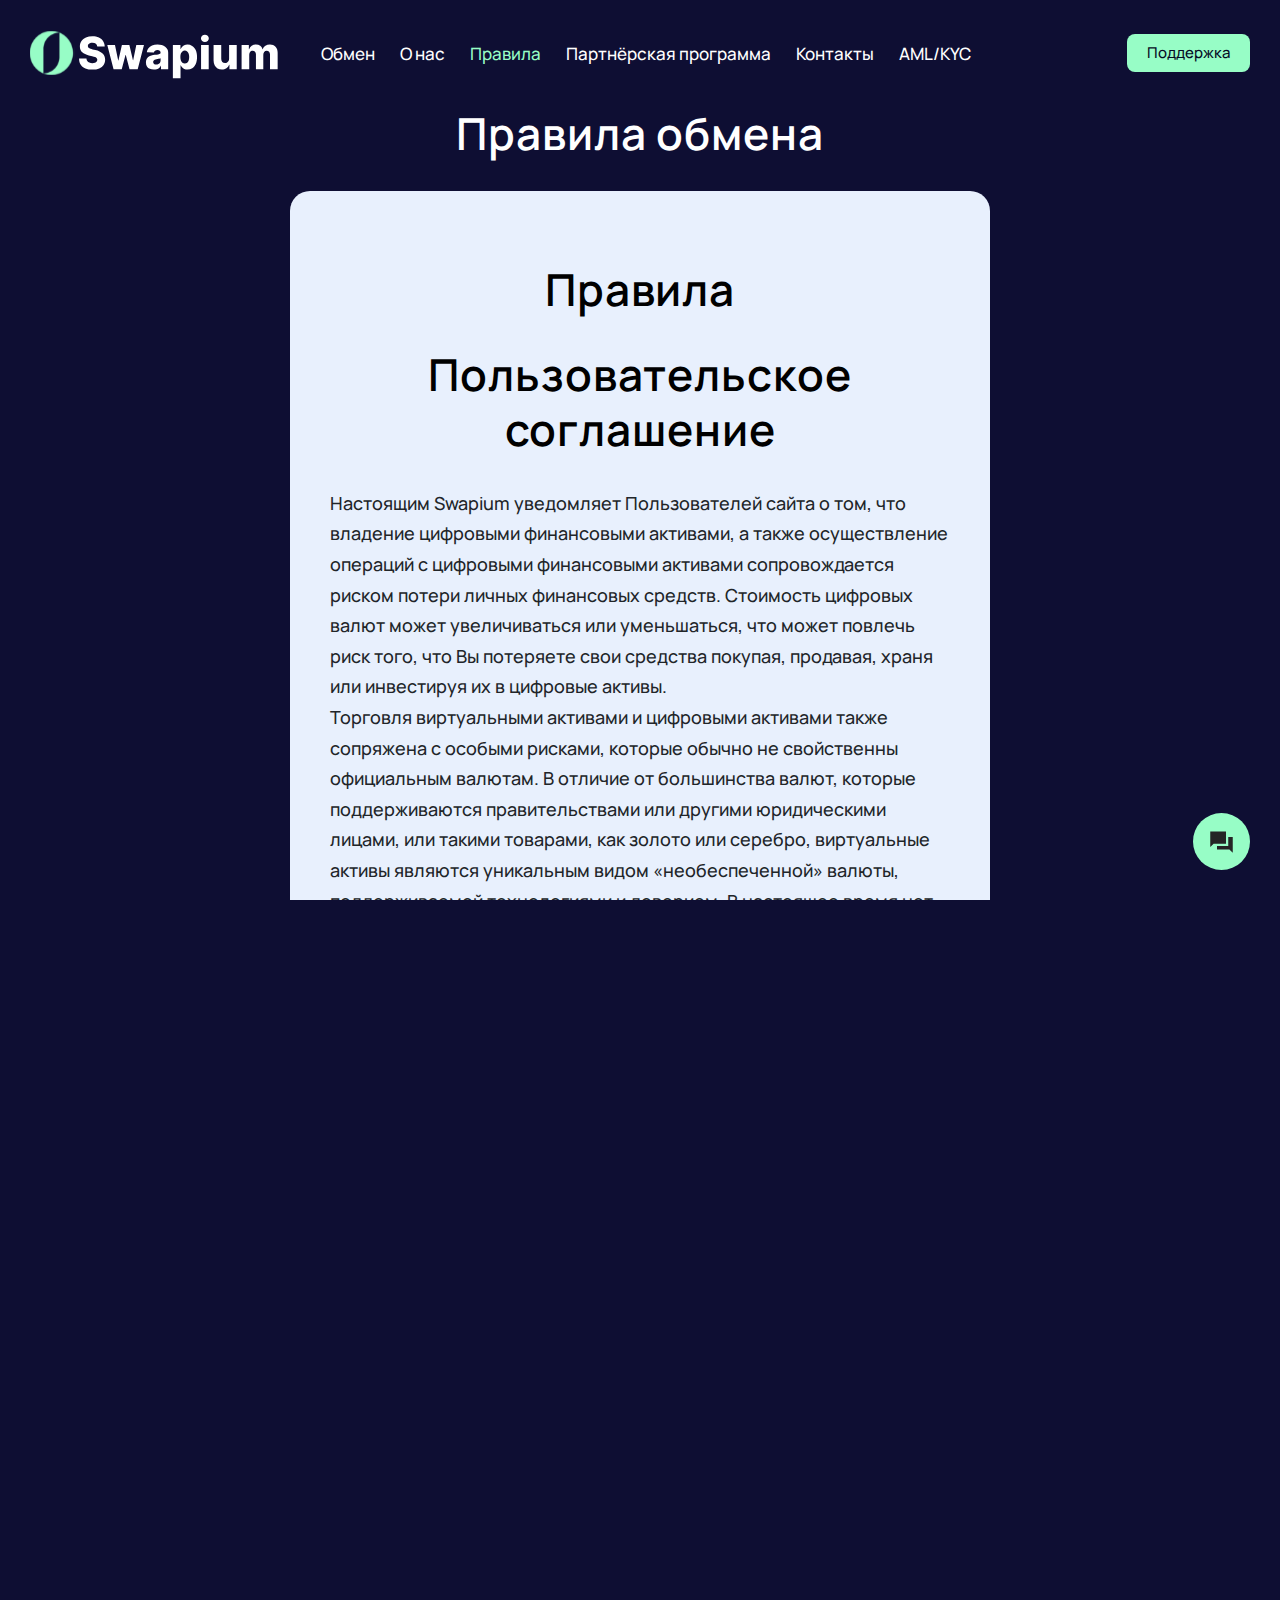
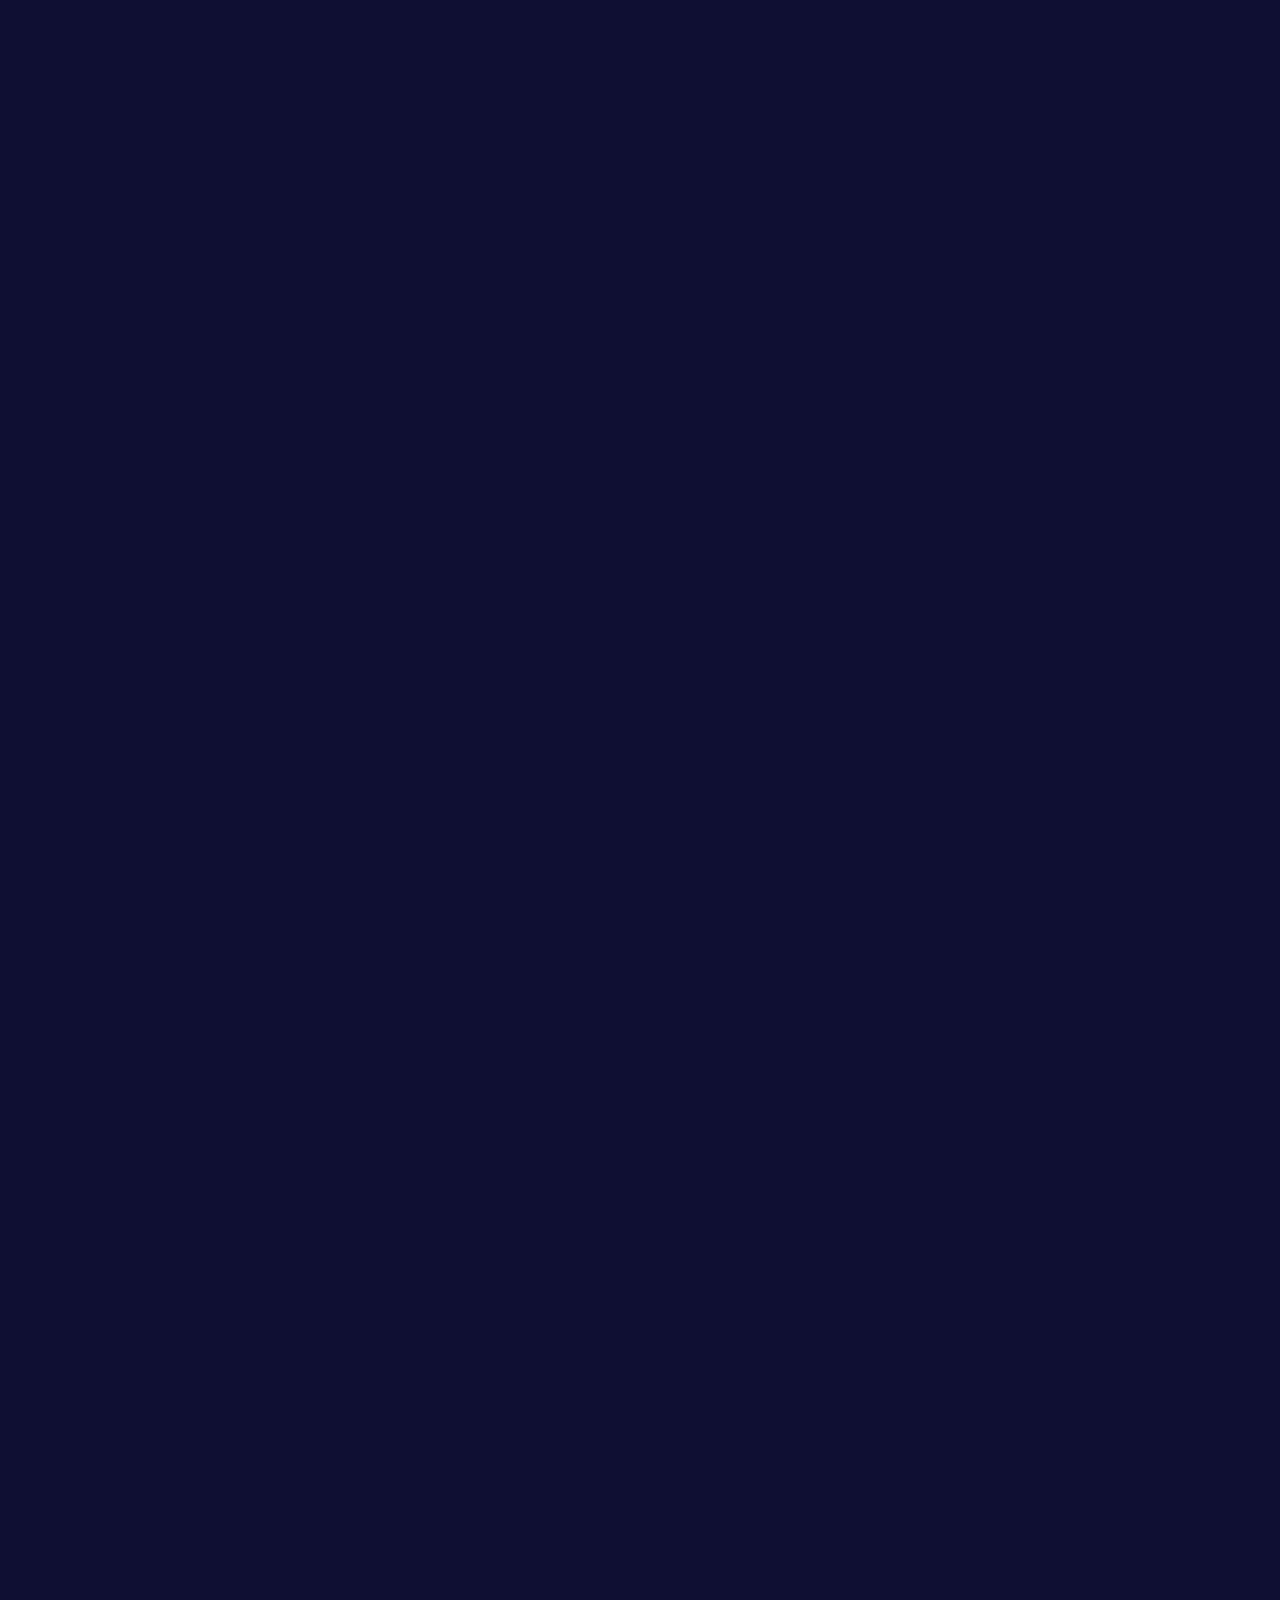
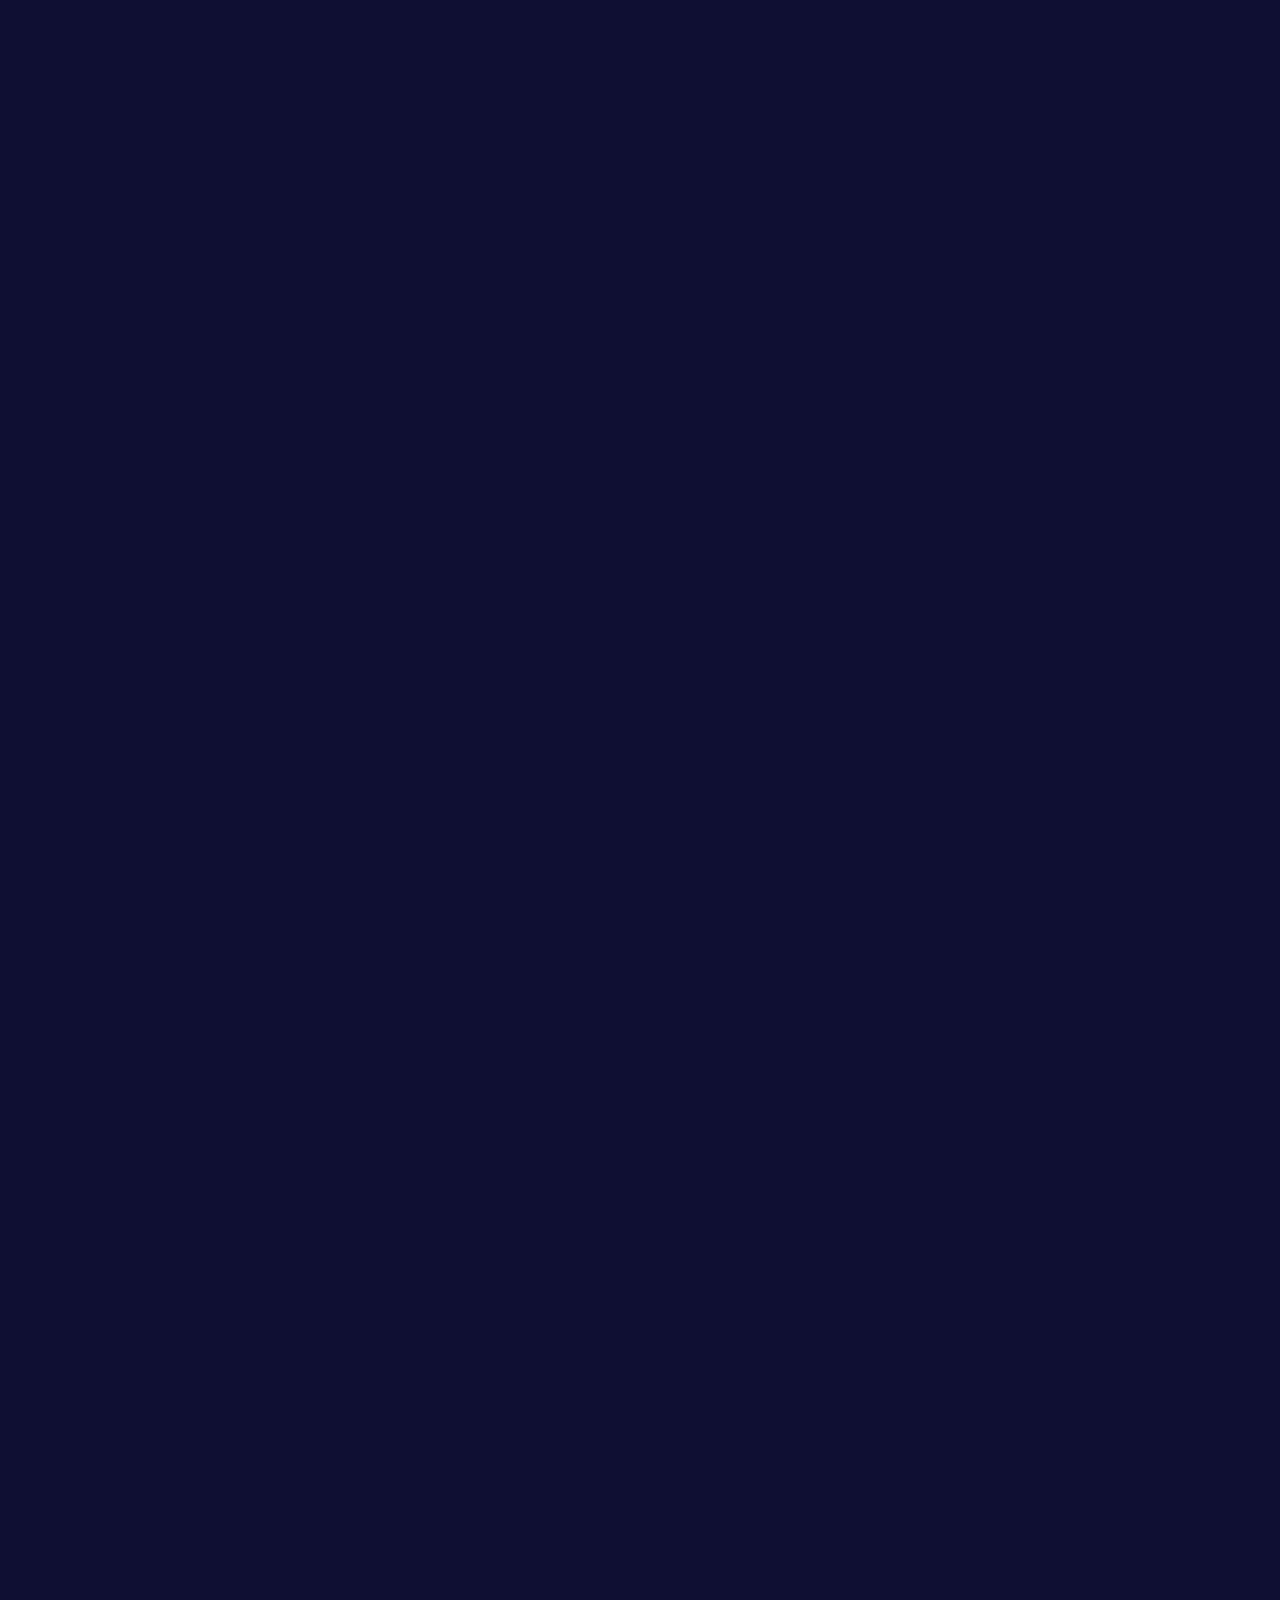
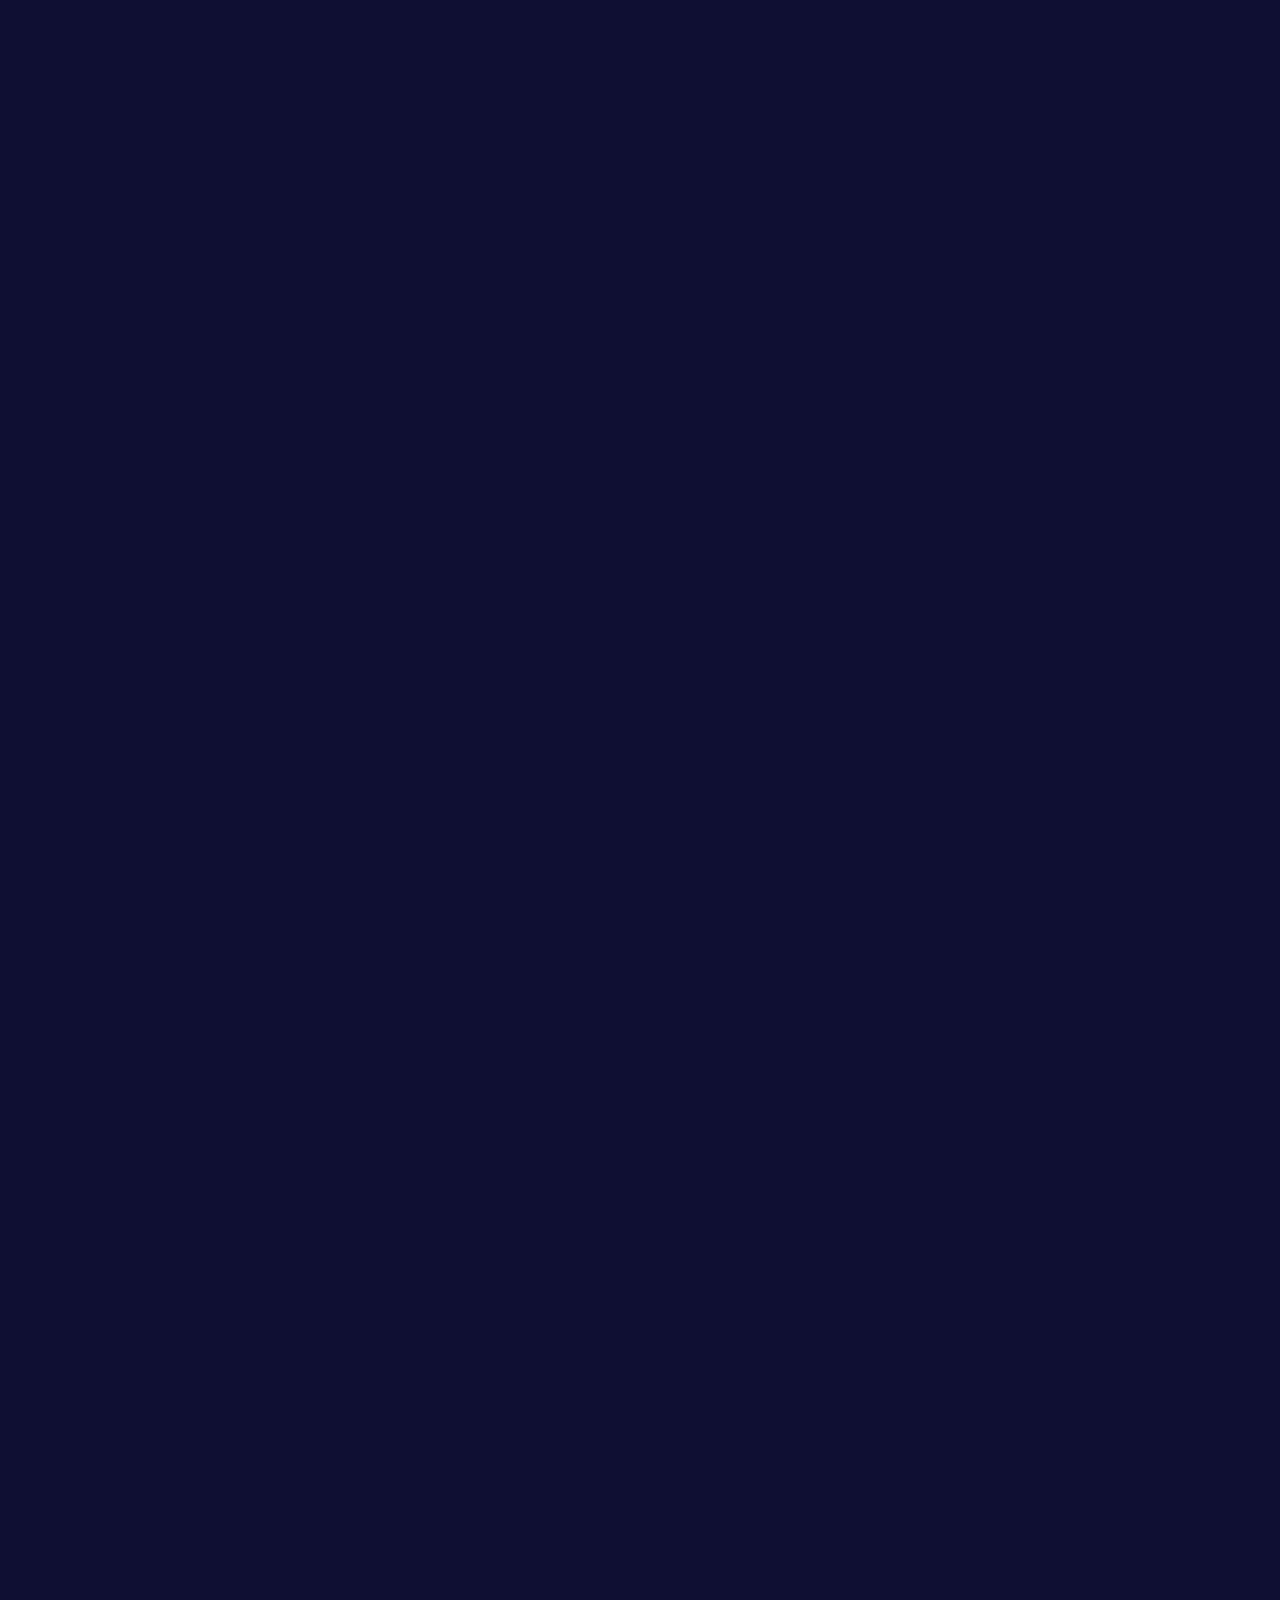
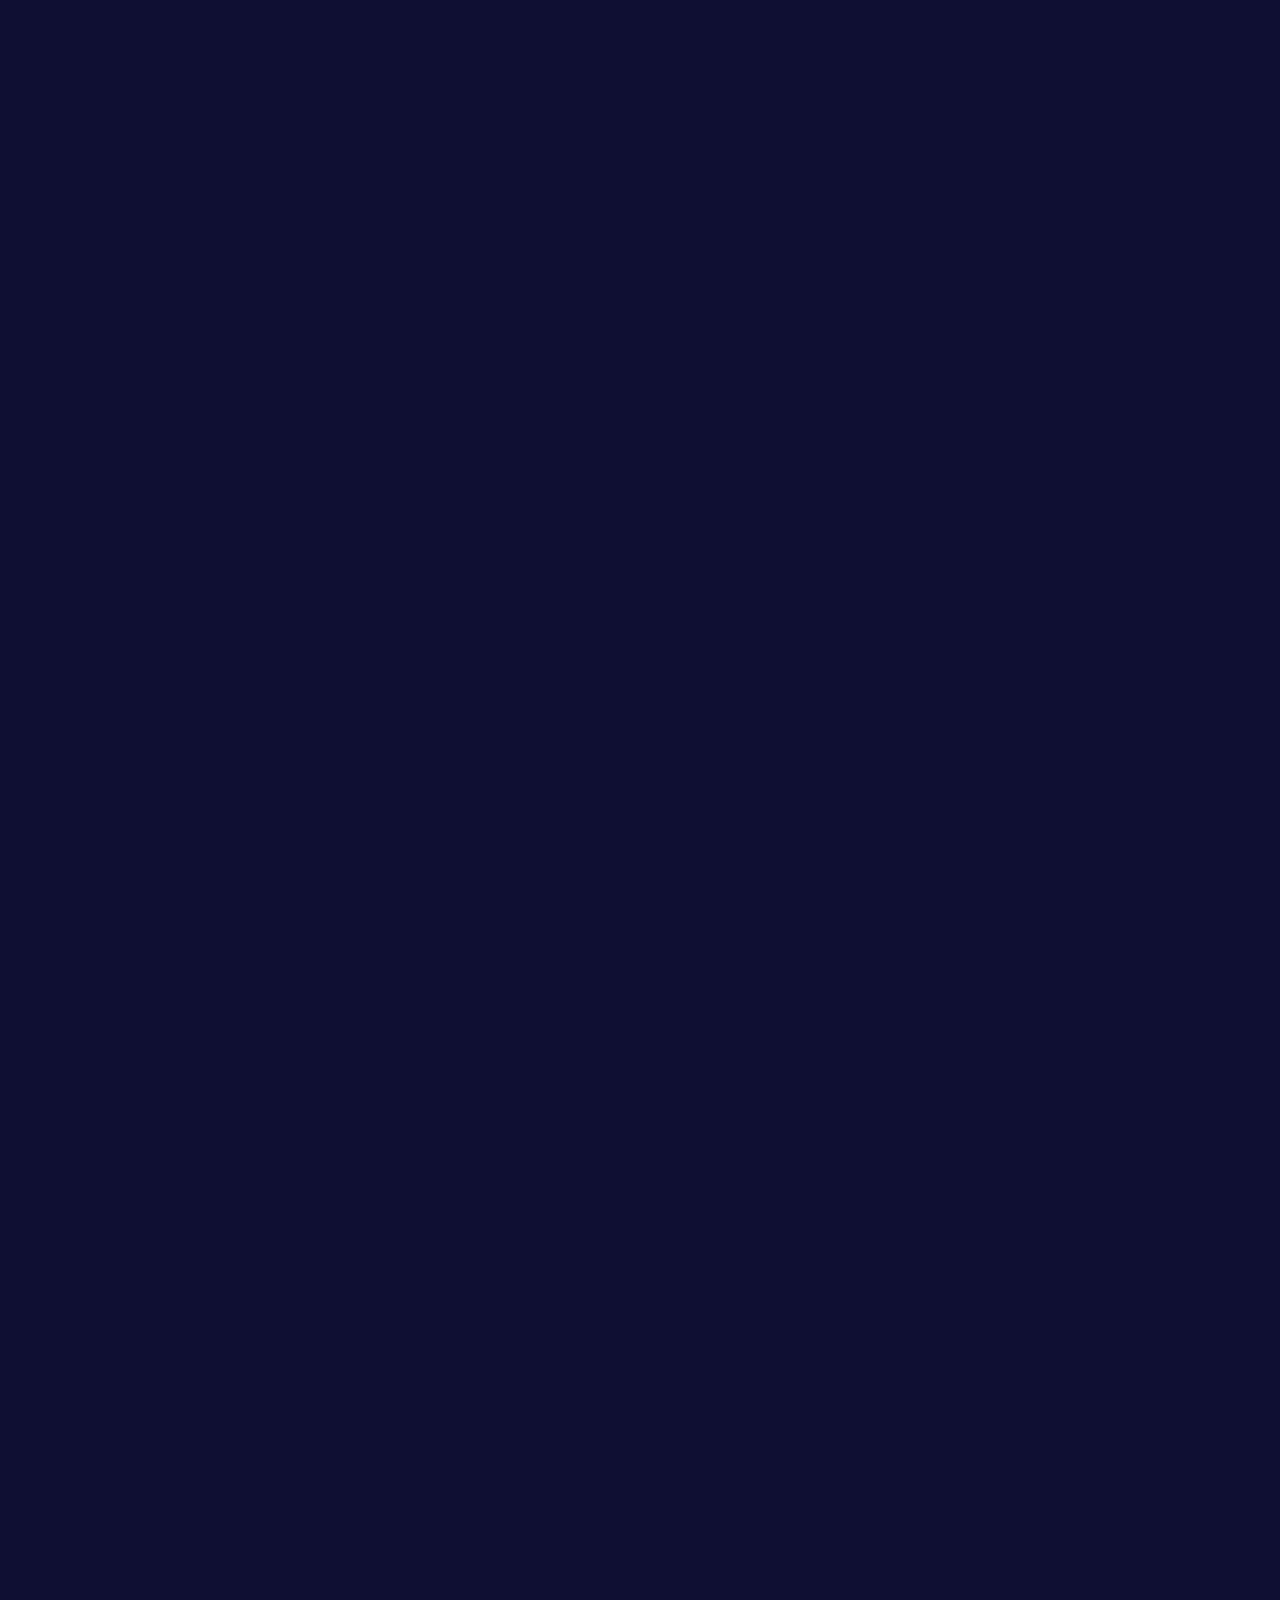
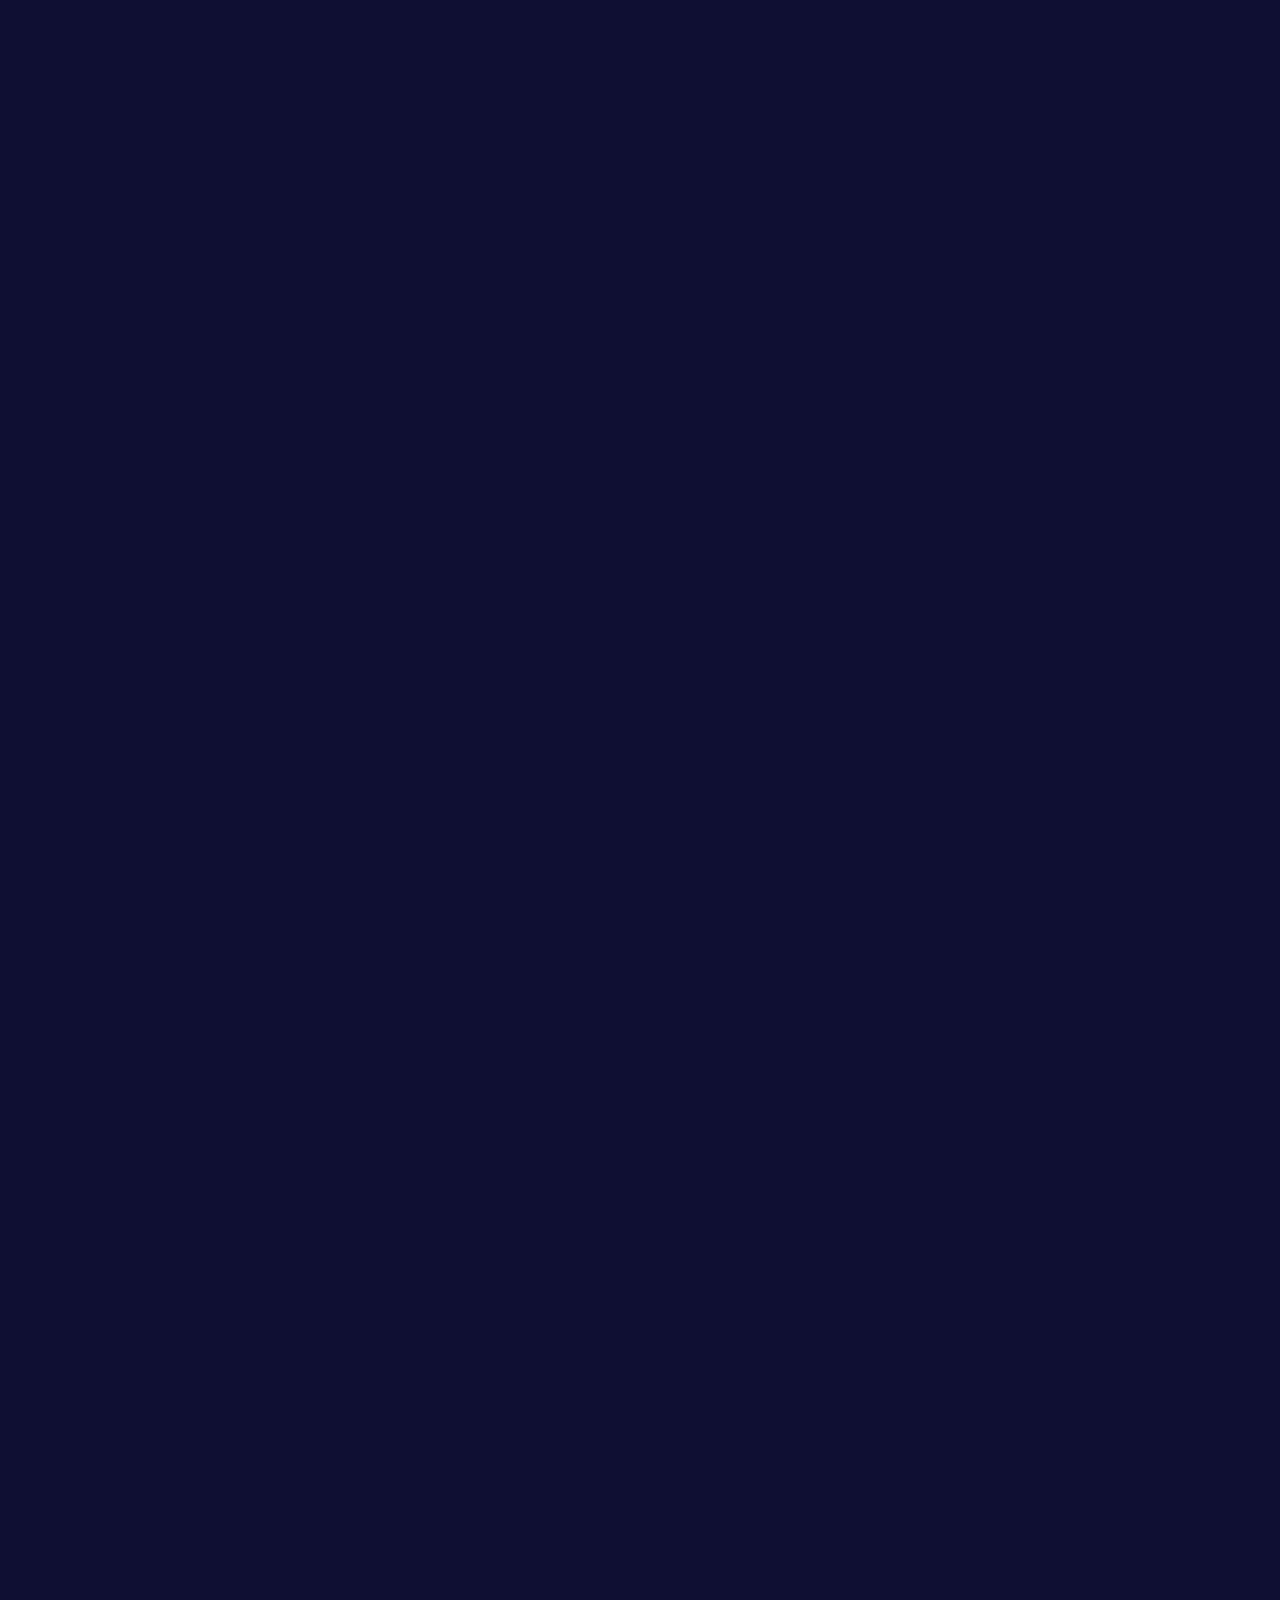
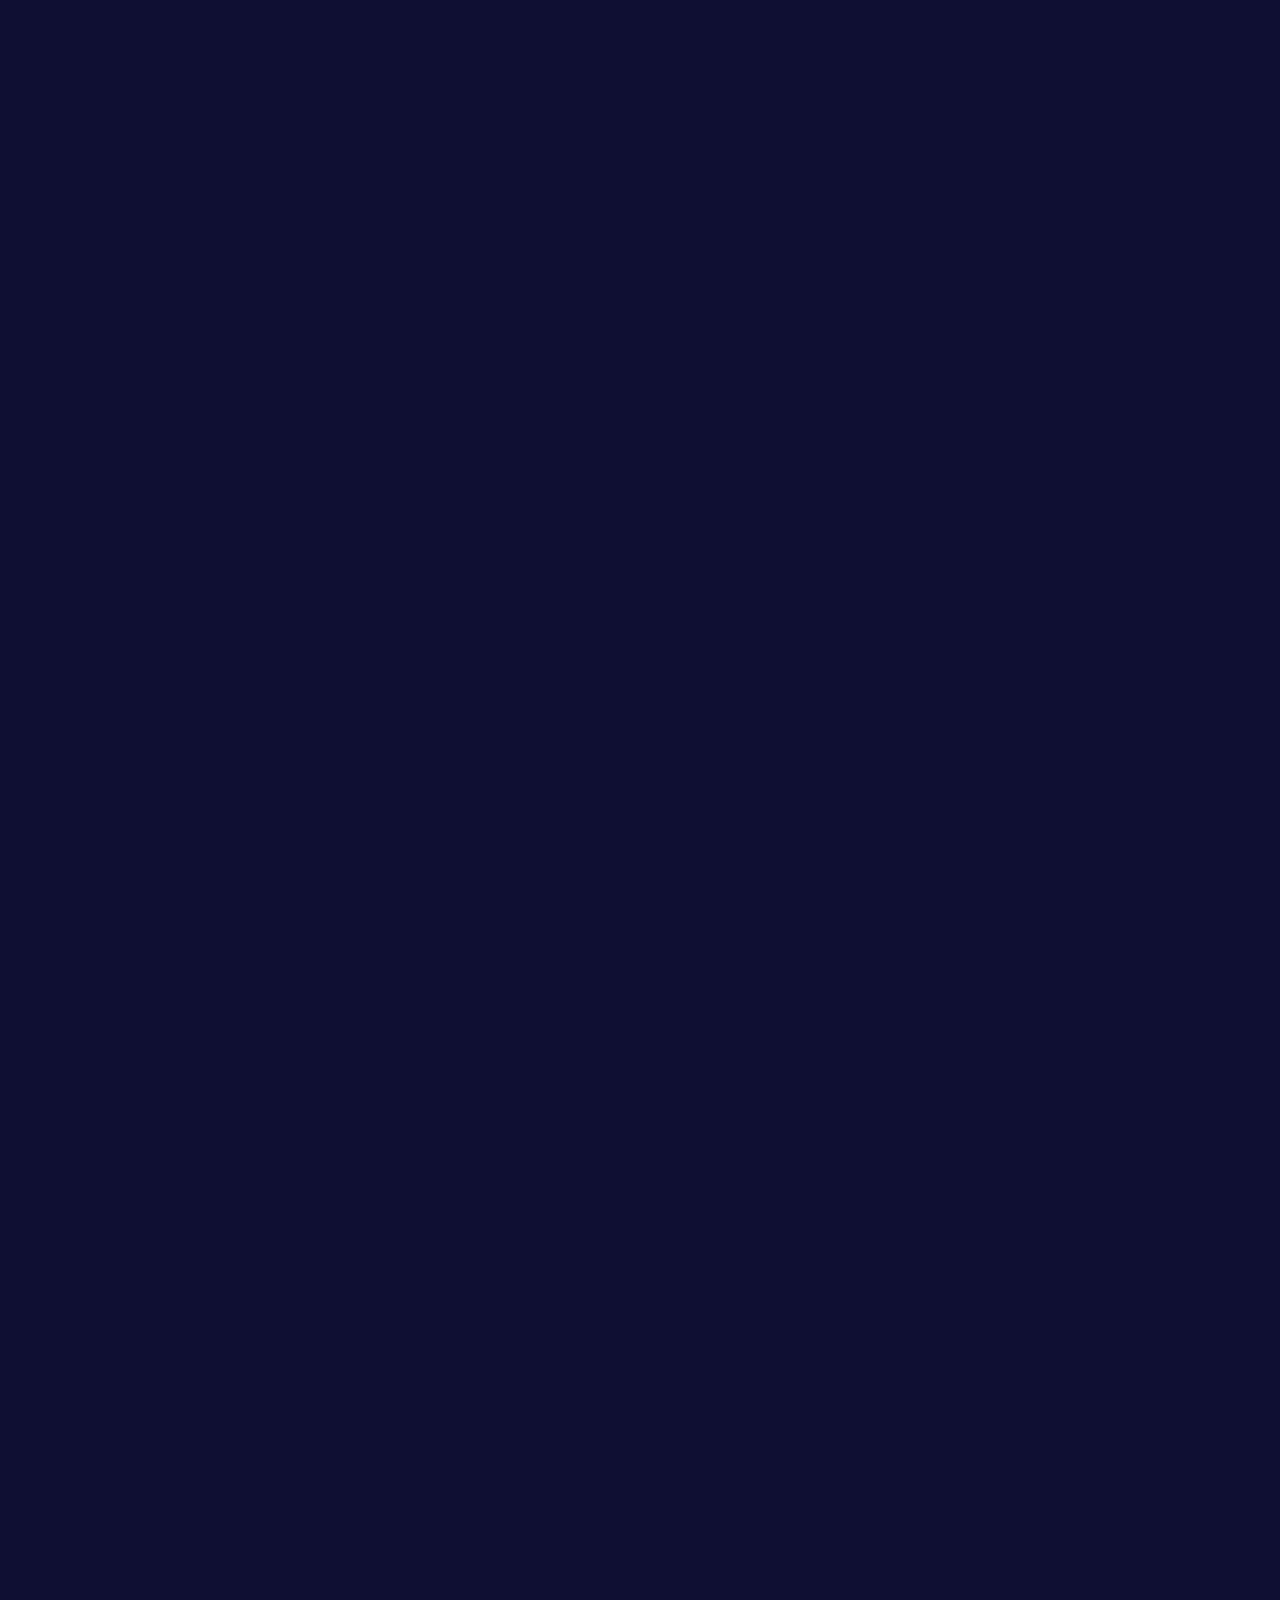
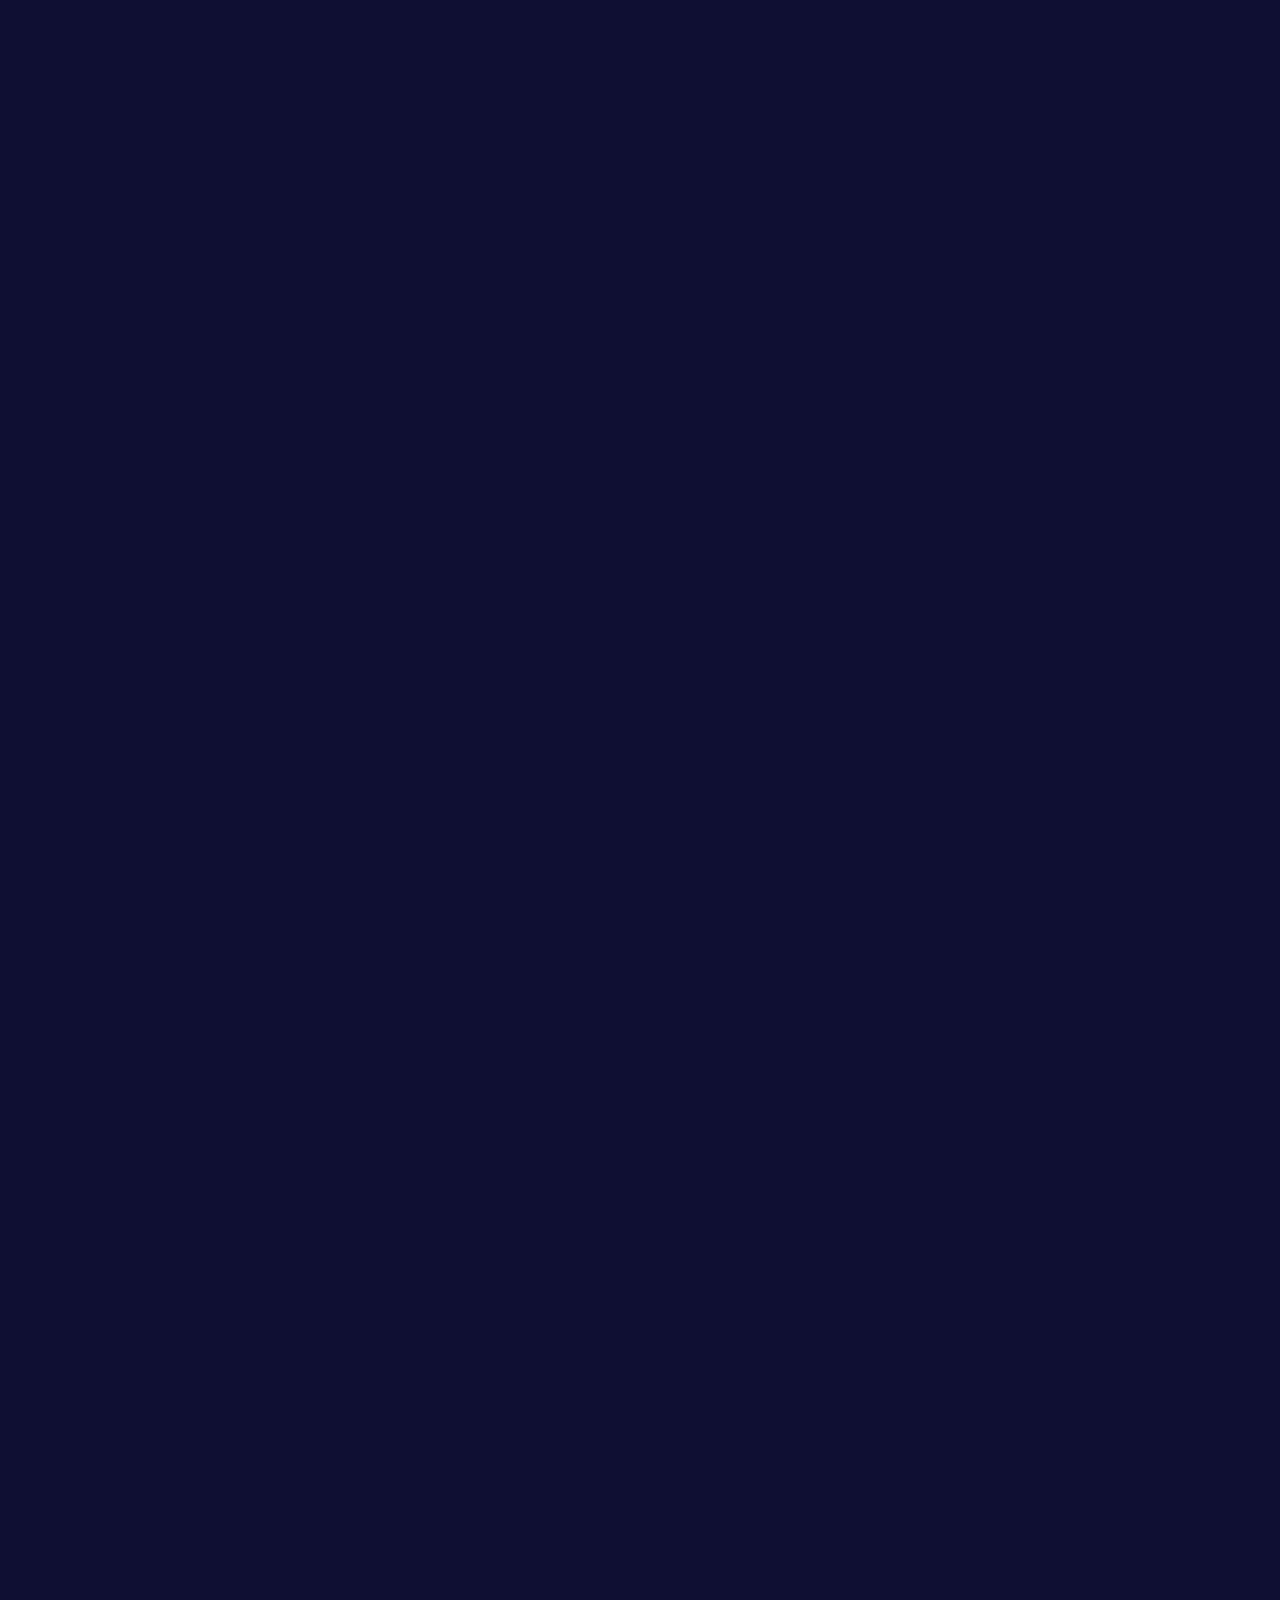
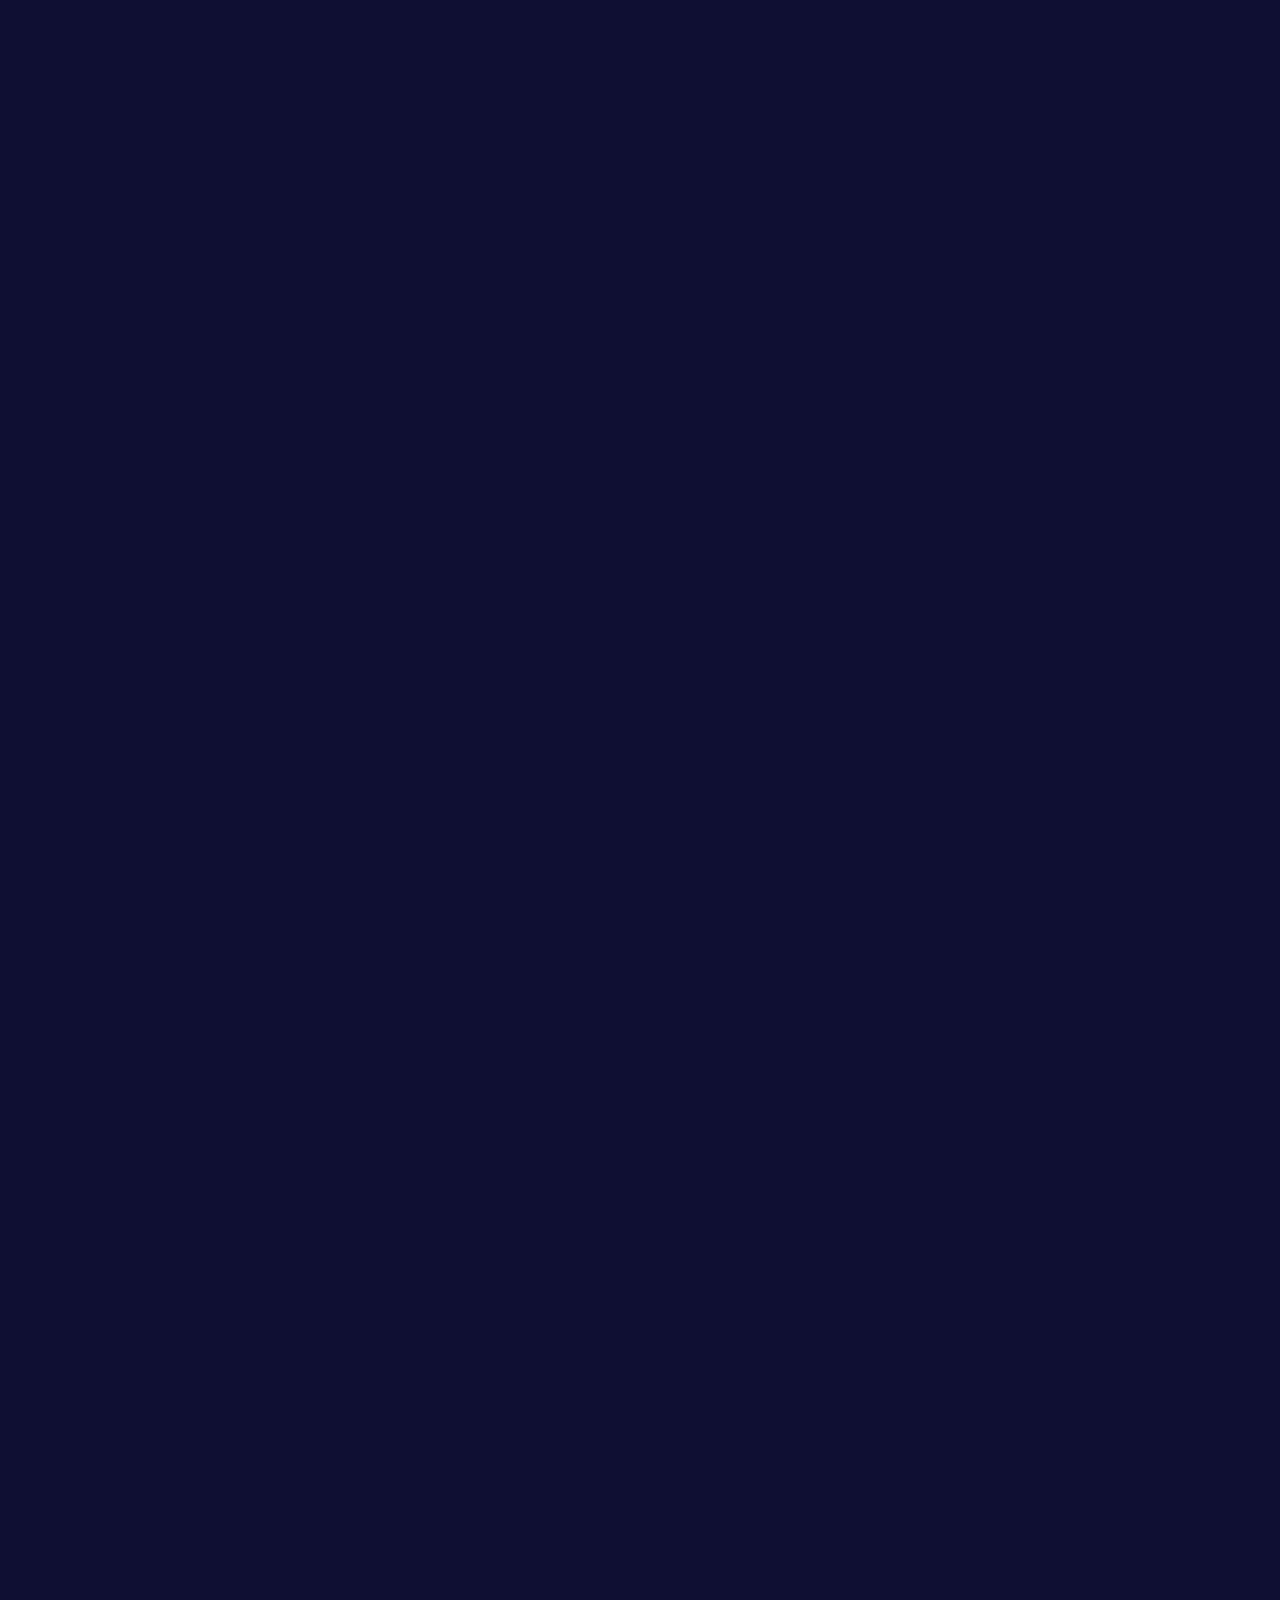
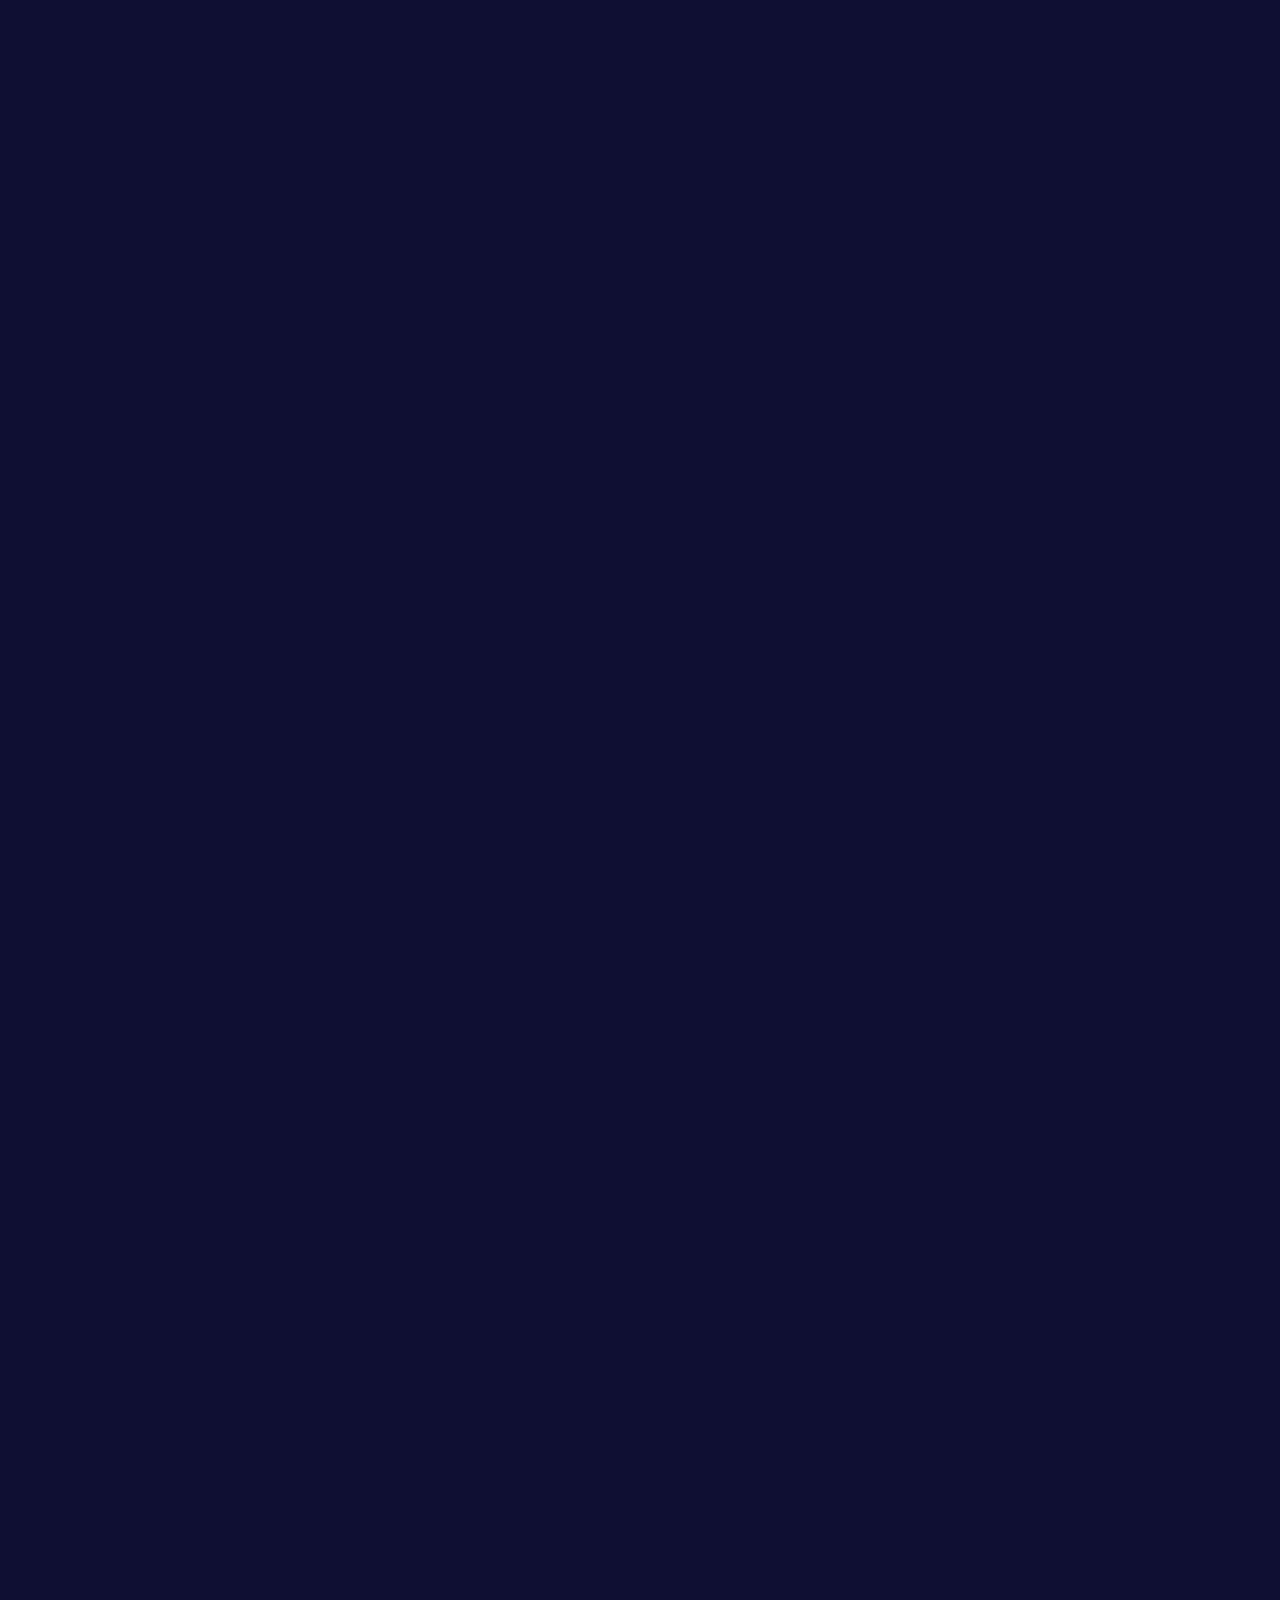
<file: rules.html>
<!DOCTYPE html>
<html lang="en">

<head>
    <meta charSet="utf-8" />
    <meta name="viewport" content="width=device-width, initial-scale=1" />
    <link rel="preload" href="_next/static/media/569ce4b8f30dc480-s.p.woff2" as="font" crossorigin="" type="font/woff2" />
    <link rel="preload" href="_next/static/media/93f479601ee12b01-s.p.woff2" as="font" crossorigin="" type="font/woff2" />
    <link rel="preload" as="image" href="logo.svg" />
    <link rel="preload" as="image" href="support.svg" />
    <link rel="stylesheet" href="_next/static/css/d498c84e4ab246b3.css" data-precedence="next" />
    <link rel="stylesheet" href="_next/static/css/05a5d990801368fe.css" data-precedence="next" />
    <link rel="stylesheet" href="_next/static/css/1a23b66add00a283.css" data-precedence="next" />
    <link rel="preload" as="script" fetchPriority="low" href="_next/static/chunks/webpack-1d42c2dac6f7c516.js" />

    <meta name="next-size-adjust" content="" />
    <title>Swapium</title>
    <meta name="description" content="Swapium" />
    <link rel="icon" href="favicon.ico" type="image/x-icon" sizes="256x256" />
    <script src="https://code.jquery.com/jquery-3.7.1.min.js"></script>
    <script src="https://cdnjs.cloudflare.com/ajax/libs/bootstrap/5.3.3/js/bootstrap.min.js"></script>
    <script src="_next/static/chunks/polyfills-42372ed130431b0a.js" noModule=""></script>
    <style>
        h1 {
            color: #000;
        }

        .modal-backdrop {
            display: none !important;
        }
    </style>
</head>

<body class="__variable_4d318d __variable_ea5f4b antialiased">
    <div data-overlay-container="true">
        <div class="wapper">
            <div id="bodyWrapper">
                <nav class="nav-panel nav-panel-top">
                    <div class="nav-panel-wrapper nav-panel-desktop">
                        <div class="nav-panel-left"><a class="nav-panel-logo" href="index.html"><img src="logo.svg" alt="" style="width:100%" /></a>
                            <ul class="nav-panel-main-menu">
                                <li class="nav-panel-item"><a class="nav-panel-link " href="index.html">Обмен</a></li>
                                <li class="nav-panel-item"><a class="nav-panel-link " href="about.html">О нас</a></li>
                                <li class="nav-panel-item"><a class="nav-panel-link active" href="rules.html">Правила</a></li>
                                <li class="nav-panel-item"><a class="nav-panel-link " href="referral.html">Партнёрская
                                        программа</a></li>
                                <li class="nav-panel-item"><a class="nav-panel-link " href="contacts.html">Контакты</a>
                                </li>
                                <li class="nav-panel-item"><a class="nav-panel-link " href="aml/kyc.html">AML/KYC</a>
                                </li>
                            </ul>
                        </div>
                        <div class="nav-panel-right"><a class="nav-panel-link register-nav-link button button-primary" href="https://t.me/swapium_io">Поддержка</a><button data-bs-toggle="modal" id="#mobileNavigationModal" data-bs-target="#mobileNavigationModal" class="nav-panel-toggler" type="button"></button></div>
                    </div>
                </nav>
                <div class="modal mobile-navigation-modal " id="mobileNavigationModal" aria-hidden="true">
                    <div class="modal-dialog modal-fullscreen">
                        <div class="modal-content">
                            <div class="modal-body">
                                <div class="nav-panel-mobile-top-block">
                                    <div class="nav-panel-logo"></div><button type="button" class="nav-panel-mobile-close modal-close-button" data-bs-dismiss="modal" aria-label="Закрыть"></button>
                                </div>
                                <ul class="nav-panel-main-menu">
                                    <li class="nav-panel-item"><a class="nav-panel-link " href="index.html">Обмен</a>
                                    </li>
                                    <li class="nav-panel-item"><a class="nav-panel-link " href="about.html">О нас</a>
                                    </li>
                                    <li class="nav-panel-item"><a class="nav-panel-link active" href="rules.html">Правила</a></li>
                                    <li class="nav-panel-item"><a class="nav-panel-link " href="referral.html">Партнёрская программа</a></li>
                                    <li class="nav-panel-item"><a class="nav-panel-link " href="contacts.html">Контакты</a></li>
                                    <li class="nav-panel-item"><a class="nav-panel-link " href="aml/kyc.html">AML/KYC</a></li>
                                </ul>
                            </div>
                        </div>
                    </div>
                </div>
                <div class="" id="bodyContent">
                    <div class="page-content-wrapper">
                        <h1 class="white-header">Правила обмена</h1>
                        <div class="content-panel light-background">
                            <div class="editor-view-mode-shell w-full overflow-auto h-full">
                                <div aria-autocomplete="none" aria-readonly="true" class="ContentEditable__root" data-lexical-editor="true">
                                    <div class="content">
                                        <div class="rules" style="font-size: 18px; line-height: 1.7; user-select: text; white-space: pre-wrap; word-break: break-word;">
<h1>Правила</h1>
<h1>Пользовательское соглашение</h1>
Настоящим Swapium уведомляет Пользователей сайта о том, что владение цифровыми финансовыми активами, а также осуществление операций с цифровыми финансовыми активами сопровождается риском потери личных финансовых средств. Стоимость цифровых валют может увеличиваться или уменьшаться, что может повлечь риск того, что Вы потеряете свои средства покупая, продавая, храня или инвестируя их в цифровые активы.
Торговля виртуальными активами и цифровыми активами также сопряжена с особыми рисками, которые обычно не свойственны официальным валютам. В отличие от большинства валют, которые поддерживаются правительствами или другими юридическими лицами, или такими товарами, как золото или серебро, виртуальные активы являются уникальным видом «необеспеченной» валюты, поддерживаемой технологиями и доверием. В настоящее время нет государственного органа, который мог бы выпускать больше виртуальной валюты или принимать корректирующие меры для защиты стоимости виртуальных активов в условиях кризиса. При работе с цифровыми финансовыми активами могут существовать иные риски, не предусмотренные настоящим Пользовательским соглашением и Администрацией сайта Swapium.

<h1>Общие положения</h1>
Настоящее пользовательское соглашение (далее — Соглашение, Пользовательское соглашение) регулирует отношения между Swapium и Пользователями сайта Swapium, являющихся резидентами Российской Федерации.

Используя сайт Swapium, Вы соглашаетесь с тем, что прочитали, поняли и приняли все условия, содержащиеся в настоящем Соглашении.

Помимо условий настоящего пользовательского соглашения, Пользователь обязан (при необходимости) предоставить подтверждение легальности происхождения денежных средств и/или криптовалютных активов.

В случае, если Вы не согласны с условиями Пользовательского соглашения, использование сайта Swapium не допускается.

<h1>Соответствие критериям</h1>
1.1. Настоящим вы соглашаетесь и подтверждаете, что вы: достигли установленного законом возраста, необходимого для принятия настоящих условий; вам не приостанавливали и не запрещали использование Сервисов ранее.

1.2. Если вы используете Сервисы от имени юридического лица, вы также заявляете и гарантируете, что: юридическое лицо надлежащим образом зарегистрировано и действует в соответствии с действующим законодательством юрисдикции Российской Федерации, и данное юридическое лицо уполномочило вас действовать от его имени.

<h1>Термины и определения</h1>
2.1. Swapium — это торговая марка системы, предоставляющей Пользователям возможность обмена цифровой и электронной валюты.

2.2. Сервис — система предоставления интернет-услуг по обмену, продаже и покупке цифровых и/или электронных валют.

2.3. Пользователь — это любое физическое/юридическое лицо, использующее услуги сервиса Swapium.

2.4. Цифровая валюта — Bitcoin, Litecoin, Ethereum и любые иные валюты, основанные на блокчейне.

2.5. Электронная валюта — денежные средства, находящиеся на счетах пользователей электронных платежных систем (Qiwi, Яндекс Деньги и др.).

2.6. Платежная система — программно-аппаратный продукт, разработанный третьей стороной и представляющий собой механизм реализации учета денежных обязательств, а также организации взаиморасчетов между своими пользователями.

2.7. Услуги сервиса — оказание содействия в проведении р2р-операций между физическими лицами по купле-продаже и обмену цифровых валют, а также иные услуги, информация о которых размещена главной странице Сервиса.

2.8. Платеж — перевод цифровой валюты или фиатных средств от Пользователя к Пользователю или Сервису, а также в обратном направлении.

2.9. Заявка/Ордер — выражение намерения Пользователя воспользоваться одной из услуг, предлагаемых Сервисом, путем заполнения электронной формы через Интернет-сайт Сервиса, на условиях, описанных в Соглашении и указанных в параметрах этой Заявки.

2.10. Партнер — лицо, оказывающее Сервису услуги по привлечению Пользователей, условия оказания которых описаны в настоящем Соглашении.

2.11. Курс — стоимостное соотношение двух цифровых валют при их обмене.

<h1>Правила пользования сайтом Swapium</h1>
3.1. Пользователь обязуется использовать сайт Swapium исключительно в законных целях и в соответствии с настоящим Соглашением.

3.2. Сайт Swapium предназначен для использования исключительно в личных целях. Пользуясь услугами данного сервиса, Вы даете свое согласие на передачу Swapium достоверных данных о себе. Вы так же даете согласие на обработку личных данных.

3.2.1. Мы также можем проводить дополнительные проверки вашей информации и запрашивать у Вас любую необходимую документацию и данные связанные с обменом (паспорт, фотографию карты, видео-верификацию карты, квитанцию отправки средств и другие необходимые данные) по причине, связанной с использованием Вами услуг и/или в качестве подтверждающего доказательства для какой-либо информации, которую Вы предоставляете. Если условия предоставления данной информации не выполнены, сервис вправе отказать в предоставлении услуг без совершения возврата средств отправителю.

3.2.2. Поскольку доступ к реестрам в связи с гео-политической ситуацией затруднен, граждане Российской Федерации и других государств Евразийского региона совершая обмен, используя сервис Swapium, соглашаются с правилами предоставления дополнительной информации, а так же, в отдельных случаях, внесением залоговой суммы до конца прохождения процедуры дополнительной верификации. Залоговая сумма определяется органами регуляторов в лице комитета Государственной Думы Российской Федерации по Финансовому рынку. После завершения прохождения верификации, сервис обязуется совершить возврат залоговой суммы пользователю в полном размере и завершить приостановленный обмен.

3.2.3. Сервис Swapium вправе заблокировать операцию Пользователя, в целях предотвращения мошеннических и других действий, которые могут нанести финансовые и репутационные потери для Сервиса или Пользователя, на срок требуемый для проведения финансового расследования и получения подробностей по транзакции от платежного шлюза или банка эмитента.

3.3. Администрация сайта Swapium имеет право приостановить другие заявки до окончания рассмотрения информации указанной в пункте 3.2, 3.7, 4.14, 7.4, 7.7, 7.9 предоставленной Вами.

3.4. Вы признаете, что несете ответственность за сохранение строгой конфиденциальности информации о вашем обмене, защиту вашей собственной Цифровой валюты, а также за все действия и транзакции, размещенные на данном сервисе.

3.5. Оповещения об изменениях. В случае допуска Вами ошибки при создании ордера и/или желании изменить данные ордера (кошелек получения, электронная почта, номер телефона и т.д.), Вы обязуетесь сообщить об изменениях в службу поддержки сервиса, указанную на сайте сервиса. Ни при каких обстоятельствах Компания не будет нести ответственность за убытки, которые вы можете понести в результате допуска ошибки при создании заявки на обмен цифровой или электронной валюты.

3.6. Ответственность за действия третьих лиц. Вы несете полную ответственность за все действия или бездействие любой третьей стороны, осуществляющей доступ и/или использующей информацию о вашем обмене.

3.7. Вы соглашаетесь с тем, что не будете использовать Сервисы для осуществления какой-либо преступной деятельности, включая, помимо прочего, покупку запрещенных веществ, отмывание денег, незаконные азартные игры, финансирование терроризма. Вы гарантируете, что будете строго придерживаться AML политики сервиса. Кроме того, Вы гарантируете, что не будете использовать методы для сокрытия местоположения, с которого Вы заходите на Сайт сервиса. Так же вы обязуетесь сообщать Компании по ее запросу Ваше точное и истинное местоположение. В случае, если по результатам внутреннего анализа транзакционной активности пользователя, а также с использованием специализированных технических решений, будет установлено, что AML-риск (риск отмывания денежных средств) по проведённым операциям превышает 80%, а также если деятельность пользователя будет расценена как подозрительная, потенциально связанная с запрещённой или незаконной активностью, сервис оставляет за собой право приостановить выполнение обмена, заблокировать текущие и последующие транзакции, а также отказать в проведении новых операций. В подобных случаях приостановленные обменные операции не подлежат возврату, во избежание нарушений требований финансового законодательства и норм международного комплаенса.
В ситуациях, когда уровень AML-риска по транзакции составляет менее 80%, сервис может принять решение о временной компенсации суммы обмена с удержанием дополнительной залоговой суммы, которая будет находиться на балансе до завершения углублённой проверки. Срок проведения проверки устанавливается индивидуально и зависит от множества факторов, включая степень риска, объём транзакции, предоставленные документы и уровень сотрудничества пользователя с отделом комплаенса.

<h1>Услуги, предоставляемые сайтом Swapium</h1>
4.1. Воспользовавшись услугами Сервиса, Пользователь подтверждает, что законно владеет и распоряжается электронной и/или цифровой валютой, участвующими в соответствующем Платеже.

4.2. Сервис оказывает следующие виды услуг: Услуга по предоставлению Пользователю возможности продать в режиме реального времени другому Пользователю электронную и/или цифровую валюту.

4.3. Путем оформления Заявки Пользователь поручает, а Сервис от своего имени и за счет Пользователя, совершает действия по обмену/продаже цифровой и/или электронной валюты.

4.4. Размер комиссии Сервиса за предоставление услуг составляет 1% от суммы заявки на обмен. Комиссия учитывается при создании Заявки Пользователем, который соглашается на ее взимание после принятия правил сервиса.

4.5. В течение отведенного регламентом времени (зависимо от направления обмена) с момента получения денежных средств от Пользователя, в размере, указанном в соответствующей Заявке, Сервис может перечислить (передать) Полученную электронную или фиатную валюту на реквизиты и в размере, указанном Пользователем в Заявке, если этому не препятствуют форс-мажорные обстоятельства.

4.6. Обменный пункт не располагает возможностью отменить/совершить возврат средств по заявке пользователя, замороженной сервисом по одной из причин указанных в пунктах 3.2, 3.7, 4.14, 7.4, 7.7, 7.9.

4.7. Возможность Сервиса по перечислению (передаче) Полученной цифровой и/или электронной валюты Пользователю считается исполненной в момент списания цифровой и/или электронной валюты в соответствующей Платежной системе со счета Сервиса, что регистрируется в истории операций соответствующей Платежной системы.

4.8. Путем оформления Заявки Пользователь поручает, а Сервис от своего имени и за счет Пользователя, покупает электронную и/или цифровую валюту у другого Пользователя, а также совершает действия по передаче денежного эквивалента Пользователю в сумме, указанной в Заявке.

4.9. Все услуги сервиса Swapium предоставляются без каких-либо явных или подразумеваемых гарантий, в частности, без подразумеваемых гарантий товарной пригодности и пригодности для определенной цели. Компания не гарантирует, что услуги Swapium, а также сайт Swapium будут доступны в 100% случаев для удовлетворения Ваших потребностей. Компания будет стремиться предоставить вам свои услуги как можно скорее, но нет никаких гарантий, что доступ не будет прерван или что не будет никаких задержек, сбоев, ошибок, упущений или потери передаваемой информации.

4.10. Swapium будет прилагать разумные усилия для обеспечения доступа к услугам и сайту Swapium в соответствии с настоящим Соглашением. Тем не менее, Swapium может приостановить использование сайта для технического обслуживания и приложит разумные усилия, чтобы предварительно уведомить Вас об этом. Таким образом, Вы соглашаетесь с тем, что принимаете на себя риски, связанные с тем фактом, что вы не всегда можете пользоваться услугами и сайтом Swapium или выполнять срочные транзакции.

<h1>Дополнительные правила пользования сайтом Swapium</h1>
4.11. Курс фиксируется при создании заявки, если Пользователь оплатил ее в течение 3 минут после создания. Если оплата не поступает в течение 3 минут, то курс более не фиксируется и сумма обмена может меняться в зависимости от рыночной цены монет выбранных пользователем для обмена. В таком случае, пользователь обязуется обратиться в службу поддержки сервиса для уточнения деталей по сумме оплаты заявки.

4.12. Если Пользователь оплатил заявку, но в силу обстоятельств желает отказаться от обмена, то отправленные пользователем средства, возврату не подлежат.

4.13. Заявку следует оплачивать исключительно через форму оплаты на сайте сервиса, которая доступна после нажатия кнопки «Перейти к оплате». Самовольная оплата по реквизитам не допускается. В противном случае заявка может быть аннулирована, а средства остановлены.

4.14. Если Пользователь перевел некорректную сумму цифровых активов по оформленной заявке, Сервис имеет право заморозить данную транзакцию сроком до 48 часов. Пользователь имеет возможность разморозить транзакцию указав номер Заявки, подтвердив свою личность, а также проведя повторную операцию по реквизитам, указанным службой поддержки после заморозки ордера на обмен. В противном случае, транзакция не будет разморожена. После разморозки ордера, сервис обязуется выполнить обмен и совершить полный возврат средств, отправленных пользователем повторно.

<h1>Стоимость услуг</h1>
5.1. Тарифы определяются руководством Сервиса и публикуются на сайте Сервиса. Руководство Сервиса вправе менять тарифы Сервиса без дополнительного уведомления.

<h1>Налогообложение</h1>
6.1. Сервис не является налоговым агентом для Пользователя и не будет уведомлять Пользователя относительно его налоговых издержек. Пользователь обязуется самостоятельно выплачивать все налоги, требуемые в соответствии с налоговым законодательством юрисдикции Российской Федерации.

6.2. В случае, если от Сервиса властями требуется уплата налогов Пользователя или покрытие задолженности, возникшей в результате отказа Пользователя платить налоги, Пользователь соглашается возмещать Сервису все данные платежи.

<h1>Гарантии и ответственность сторон</h1>
7.1. Сервис Swapium предоставляет услуги по обмену, покупке и продаже электронных активов. Сервис Swapium не предоставляет услуги по сбору средств, не предоставляет услуг по оплате товаров.

7.2. Сервис Swapium не несет ответственности перед Пользователем за финансовые потери, вызванные незаконными действиями третьих сторон, которые невозможно предсказать или предотвратить.

7.3. Сервис Swapium не несет ответственности за любые отложенные или нереализованные Заявки, вызванные ошибкой другой Платежной системы или банка, указанными пользователем в оформленной Заявке. Пользователь соглашается с тем, что в таком случае все претензии будут направлены в платежную систему или банк. Сервис Swapium окажет необходимую помощь для подачи жалобы или требования другому партнеру или банку.

7.4. Сумма в заявке пользователя и сумма отправленная пользователем по данной заявке должны полностью совпадать. В случае неучета комиссии, или же в другом случае несовпадения суммы, пользователь обязуется совершить повторный платеж правильной суммы с учетом данной комиссии. После успешного проведения повторной транзакции сервис обязуется совершить возврат обеих транзакций совершенных пользователем. В случае несоблюдения данного правила, средства пользователя будут заморожены. По истечению 48 часов средства обозначаться как утерянная криптовалюта и будут списаны со счета сервиса Swapium соответствующими органами регуляторов в лице Комитета Государственной Думы по финансовому рынку.

7.5. В случае обнаружения фальсификации коммуникационных потоков или оказания какого-либо негативного влияния на нормальную работу программного кода Сервиса, имеющей прямое или косвенное отношение к Заявке Пользователя, исполнение Заявки Сервисом приостанавливается, а по уже полученным средствам производится перерасчет параметров Заявки в соответствии с действующими условиями.

7.6. Сервис Swapium не несёт ответственности за частичное или полное несоблюдение данных Условий использования, если таковое явилось следствием обстоятельств непреодолимой силы, которые невозможно предотвратить разумными мерами.

7.7. Для завершения операции возврата по причинам пунктов 3.2.2, 4.14 и 7.4, в зависимости от сети монеты и случая, может потребоваться дополнительное подтверждение контроля над кошельком путем совершения тестовой, возвратной транзакции на сгенерированный системой адрес. Параметры и сумма такой транзакции определяются автоматически в соответствии с текущими сетевыми условиями, и имеют временные ограничения.

В отдельных случаях, связанных с особенностями работы блокчейн-инфраструктуры, условия подтверждения могут быть адаптированы под текущую ситуацию с предоставлением новых временных реквизитов/суммы транзакции для однократного подтверждения.

7.8. В других случаях неисполнение обязательств, вытекающих из настоящих Условий или нарушение отдельных условий, будет рассматриваться в соответствии с законодательством той страны, в юрисдикции которой находится Пользователь.

7.9. При возникновении сетевых задержек может потребоваться инициирование дополнительной транзакции с аналогичными параметрами и исходящим адресом для активации обработки. Все дополнительно перечисленные средства автоматически возвращаются после завершения основной операции.

<h1>Ответственность Пользователя:</h1>
7.10. Пользователь несет ответственность за достоверность и полноту информации и данных, которые он предоставил во время создания заявки. В случае, если Пользователь ввел неправильные личные данные или предоставил неверные данные для исполнения Заявки, Сервис Swapium не несёт ответственности за любые убытки Пользователя, возникшие в результате такой ошибки.

7.11. В случае согласия с настоящими Условиями Пользователь честно заявляет и подтверждает, что:

•	Он предоставил верную и правдивую информацию о себе, а также подлинные идентификационные данные / данные для обработки заявки;
•	Он не является участником операций или сделок по отмыванию денег;
•	Он не будет использовать Сервис для финансирования терроризма или других незаконных целей;
•	Он несет полную ответственность за безопасность своих учетных данных и средств;
•	Он обязуется незамедлительно сообщать о любых подозрительных действиях или утечке данных;

<h1>Порядок разрешения споров</h1>
7.12. Все споры и разногласия, возникающие между Пользователем и Сервисом, разрешаются путем переговоров. В случае невозможности достижения согласия, спор передается на рассмотрение в суд по месту нахождения Сервиса.

<h1>Изменение условий</h1>
7.13. Сервис оставляет за собой право вносить изменения в настоящее Соглашение. Изменения вступают в силу с момента их публикации на Сайте. Продолжение использования Сервиса после внесения изменений означает согласие Пользователя с новыми условиями.

<h1>Заключительные положения</h1>
7.14. Если какое-либо положение настоящего Соглашения будет признано недействительным, это не повлияет на действительность остальных положений.

7.15. Настоящее Соглашение регулируется законодательством Российской Федерации.

7.16. В том случае, если клиент заметил несоответствие с трансляцией курсов на мониторингах. Клиент обязан оповестить об этом техническую поддержку сервиса.

7.17. В том случае, если клиент воспользовался техническим сбоем на стороне обменного пункта Swapium и обменный пункт понесет финансовые, либо репутационные потери. Данные действия будут расценены как мошенничество. Клиент подлежит блокировке, а все не завершенные заявки могут быть удержаны для компенсации потерь сервиса.

<h1>Применимое право и подсудность</h1>
8.1. Настоящее соглашение, а также все споры, связанные с ним, подлежат рассмотрению в соответствии с законодательством Российской Федерации.

<h1>Прочие условия</h1>
9.1. Использование Сервиса Swapium в целях осуществления мошеннических и незаконных операций запрещено.

9.2. Операторы сервиса Swapium юридически обязаны предоставлять информацию о платежах, Пользователях и Операциях любым государственным органам, имеющим законное право запрашивать соответствующую информацию.

9.3. Защита информации Пользователей и других конфиденциальных данных граждан обеспечивается в соответствии с действующим законодательством о хранении персональных данных, в соответствии с юрисдикцией Российской Федерации.

9.4. Способ обработки и защиты личной информации подробно описан в Политике конфиденциальности, опубликованной на веб-сайте Сервиса Swapium, требуемой для заключения договорных отношений между Пользователем и Сервисом Swapium.

9.5. Сервис Swapium, в случае подозрительных действий в процессе оформления заявки Пользователем, во избежание ущерба от хакерских атак, вправе приостанавливать выполнение таких операций до выяснения причин этих действий.

9.6. Сервис Swapium вправе отказать в выполнении операции обмена, покупки и продажи электронных/цифровых валют, если передача электронного актива на счет Сервиса была произведена без оформления Заявки при помощи пользовательских интерфейсов на Сайте Сервиса.

9.7. Администрация Сервиса имеет полное право отказать в предоставлении услуг любому Пользователю без объяснения причин.

9.8. Информация о Пользователе и о его операциях храниться на сервере и не может быть удалена.

9.9. Срок ответа службы поддержки Сервиса Swapium может составлять до 24 часов с момента получения соответствующего запроса Пользователя.

<h1>Форс-мажор</h1>
10.1. Если в случае обстоятельств непреодолимой силы вы задерживаетесь с выполнением или не можете выполнить какое-либо из настоящих Условий, то такая задержка или несоблюдение не будут считаться нарушением настоящих Условий.

10.2. В свою очередь, Пользователь не может заявлять ни о каких убытках или ущербе, возникших из-за таких обстоятельств. Сервис, при форс-мажорных обстоятельствах в праве принять решение по заявке пользователя. Клиент в свою очередь обязуется выполнять все требования сервиса.

<h1>Электронное соглашение</h1>
11.1. Условия и положения согласовываются с Пользователем в электронной форме при нажатии кнопки «Я принимаю Пользовательское соглашениe и Политику по борьбе с отмыванием денег, Я подтверждаю право собственности на исходный криптоадрес и заявляю, что мои средства были получены из законных источников». Соглашение с Условиями, опубликованными в электронной форме, является действительным и идентичным письменному согласию.

11.2. Сервис Swapium вправе в одностороннем порядке вносить изменения в Соглашение путем публикации изменений на Сайте Сервиса. Изменения вступают в силу с момента опубликования, если иной срок вступления изменений в силу не определен дополнительно при их публикации. Пользователь имеет право расторгнуть договорные отношения с Сервисом Swapium из-за его несогласия с изменением таких Условий. Пользователь должен уведомить Сервис Swapium о своем несогласии с изменением Условий и прекращению договорных отношений.

11.3. Сервис Swapium вправе отправлять Пользователю на указанный им e-mail информацию рекламного характера.

11.4. Информация, размещенная на сайте, включая все графические изображения, текстовую информацию, коды программ и т.д., является собственностью Swapium и защищена законами об авторском праве.

11.5. Пользователь подтверждает, что он ознакомлен со всеми положениями настоящих Условий и полностью принимает их.

<h1>Контактные данные</h1>
12.1. Вы можете обратиться в службу поддержки в рабочее время посредством доступного мессенджера, указанного на сайте Swapium.
                                        </div>
                                    </div>
                                </div>
                            </div>
                        </div>
                    </div>
                </div>
            </div>
            <footer>
                <nav class="nav-panel nav-panel-bottom">
                    <div class="nav-panel-logo-container">
                        <div class="nav-panel-logo"></div><span class="nav-panel-logo-text">Полуавтоматический
                            сервис по обмену цифровых валют</span>
                    </div>
                    <div>
                        <ul class="nav-panel-main-menu">
                            <li class="nav-panel-item"><a class="nav-panel-link " href="index.html">Обмен</a></li>
                            <li class="nav-panel-item"><a class="nav-panel-link " href="about.html">О нас</a></li>
                            <li class="nav-panel-item"><a class="nav-panel-link active" href="rules.html">Правила</a></li>
                            <li class="nav-panel-item"><a class="nav-panel-link " href="referral.html">Партнёрская
                                    программа</a></li>
                            <li class="nav-panel-item"><a class="nav-panel-link " href="aml/kyc.html">AML/KYC</a>
                            </li>
                        </ul>
                    </div>
                    <div class="nav-panel-schedule">
                        <div class="timer-container">
                            <div class="timer-image"></div><span class="timer-text">c 10:00 до 22:00(МСК)</span>
                        </div>
                    </div>
                </nav>
                <div class="copyrights">© 2025 Swapium. Копирование материалов только с разрешения правообладателя.
                </div>
            </footer><a class="support-icon" href="https://t.me/swapium_io"><img src="support.svg" alt="" /></a>
        </div>
    </div>
    </div>
    <script src="_next/static/chunks/webpack-1d42c2dac6f7c516.js" async=""></script>
    <script>(self.__next_f = self.__next_f || []).push([0])</script>
    <script>self.__next_f.push([1, "1:\"$Sreact.fragment\"\n2:I[34,[\"527\",\"static/chunks/527-9382eb54cdbf1f5f.js\",\"559\",\"static/chunks/559-c50ae7fc13b6de42.js\",\"177\",\"static/chunks/app/layout-a3509e700a4dc5be.js\"],\"Providers\"]\n3:I[5244,[],\"\"]\n4:I[3866,[],\"\"]\n5:I[5725,[\"670\",\"static/chunks/app/rules/page-3739a884f605aa5d.js\"],\"default\"]\n6:I[9704,[\"670\",\"static/chunks/app/rules/page-3739a884f605aa5d.js\"],\"default\"]\n7:I[2743,[\"670\",\"static/chunks/app/rules/page-3739a884f605aa5d.js\"],\"default\"]\n8:I[6213,[],\"OutletBoundary\"]\na:I[6213,[],\"MetadataBoundary\"]\nc:I[6213,[],\"ViewportBoundary\"]\ne:I[4835,[],\"\"]\n:HL[\"/_next/static/media/569ce4b8f30dc480-s.p.woff2\",\"font\",{\"crossOrigin\":\"\",\"type\":\"font/woff2\"}]\n:HL[\"/_next/static/media/93f479601ee12b01-s.p.woff2\",\"font\",{\"crossOrigin\":\"\",\"type\":\"font/woff2\"}]\n:HL[\"/_next/static/css/d498c84e4ab246b3.css\",\"style\"]\n:HL[\"/_next/static/css/05a5d990801368fe.css\",\"style\"]\n:HL[\"/_next/static/css/1a23b66add00a283.css\",\"style\"]\n"])</script>
    <script>self.__next_f.push([1, "0:{\"P\":null,\"b\":\"WUktA4CVBFzFpuRvh4lAI\",\"p\":\"\",\"c\":[\"\",\"rules\"],\"i\":false,\"f\":[[[\"\",{\"children\":[\"rules\",{\"children\":[\"__PAGE__\",{}]}]},\"$undefined\",\"$undefined\",true],[\"\",[\"$\",\"$1\",\"c\",{\"children\":[[[\"$\",\"link\",\"0\",{\"rel\":\"stylesheet\",\"href\":\"/_next/static/css/d498c84e4ab246b3.css\",\"precedence\":\"next\",\"crossOrigin\":\"$undefined\",\"nonce\":\"$undefined\"}],[\"$\",\"link\",\"1\",{\"rel\":\"stylesheet\",\"href\":\"/_next/static/css/05a5d990801368fe.css\",\"precedence\":\"next\",\"crossOrigin\":\"$undefined\",\"nonce\":\"$undefined\"}],[\"$\",\"link\",\"2\",{\"rel\":\"stylesheet\",\"href\":\"/_next/static/css/1a23b66add00a283.css\",\"precedence\":\"next\",\"crossOrigin\":\"$undefined\",\"nonce\":\"$undefined\"}]],[\"$\",\"html\",null,{\"lang\":\"en\",\"children\":[\"$\",\"body\",null,{\"className\":\"__variable_4d318d __variable_ea5f4b antialiased\",\"children\":[\"$\",\"$L2\",null,{\"children\":[\"$\",\"$L3\",null,{\"parallelRouterKey\":\"children\",\"segmentPath\":[\"children\"],\"error\":\"$undefined\",\"errorStyles\":\"$undefined\",\"errorScripts\":\"$undefined\",\"template\":[\"$\",\"$L4\",null,{}],\"templateStyles\":\"$undefined\",\"templateScripts\":\"$undefined\",\"notFound\":[[],[[\"$\",\"title\",null,{\"children\":\"404: This page could not be found.\"}],[\"$\",\"div\",null,{\"style\":{\"fontFamily\":\"system-ui,\\\"Segoe UI\\\",Roboto,Helvetica,Arial,sans-serif,\\\"Apple Color Emoji\\\",\\\"Segoe UI Emoji\\\"\",\"height\":\"100vh\",\"textAlign\":\"center\",\"display\":\"flex\",\"flexDirection\":\"column\",\"alignItems\":\"center\",\"justifyContent\":\"center\"},\"children\":[\"$\",\"div\",null,{\"children\":[[\"$\",\"style\",null,{\"dangerouslySetInnerHTML\":{\"__html\":\"body{color:#000;background:#fff;margin:0}.next-error-h1{border-right:1px solid rgba(0,0,0,.3)}@media (prefers-color-scheme:dark){body{color:#fff;background:#000}.next-error-h1{border-right:1px solid rgba(255,255,255,.3)}}\"}}],[\"$\",\"h1\",null,{\"className\":\"next-error-h1\",\"style\":{\"display\":\"inline-block\",\"margin\":\"0 20px 0 0\",\"padding\":\"0 23px 0 0\",\"fontSize\":24,\"fontWeight\":500,\"verticalAlign\":\"top\",\"lineHeight\":\"49px\"},\"children\":404}],[\"$\",\"div\",null,{\"style\":{\"display\":\"inline-block\"},\"children\":[\"$\",\"h2\",null,{\"style\":{\"fontSize\":14,\"fontWeight\":400,\"lineHeight\":\"49px\",\"margin\":0},\"children\":\"This page could not be found.\"}]}]]}]}]]],\"forbidden\":\"$undefined\",\"unauthorized\":\"$undefined\"}]}]}]}]]}],{\"children\":[\"rules\",[\"$\",\"$1\",\"c\",{\"children\":[null,[\"$\",\"$L3\",null,{\"parallelRouterKey\":\"children\",\"segmentPath\":[\"children\",\"rules\",\"children\"],\"error\":\"$undefined\",\"errorStyles\":\"$undefined\",\"errorScripts\":\"$undefined\",\"template\":[\"$\",\"$L4\",null,{}],\"templateStyles\":\"$undefined\",\"templateScripts\":\"$undefined\",\"notFound\":\"$undefined\",\"forbidden\":\"$undefined\",\"unauthorized\":\"$undefined\"}]]}],{\"children\":[\"__PAGE__\",[\"$\",\"$1\",\"c\",{\"children\":[[\"$\",\"div\",null,{\"className\":\"wapper\",\"children\":[\"$\",\"div\",null,{\"id\":\"bodyWrapper\",\"children\":[[\"$\",\"$L5\",null,{}],[\"$\",\"div\",null,{\"className\":\"\",\"id\":\"bodyContent\",\"children\":[\"$\",\"$L6\",null,{}]}],[\"$\",\"$L7\",null,{}],[\"$\",\"a\",null,{\"className\":\"support-icon\",\"href\":\"https://t.me/swapium_io\",\"children\":[\"$\",\"img\",null,{\"src\":\"/support.svg\",\"alt\":\"\"}]}]]}]}],null,[\"$\",\"$L8\",null,{\"children\":\"$L9\"}]]}],{},null,false]},null,false]},null,false],[\"$\",\"$1\",\"h\",{\"children\":[null,[\"$\",\"$1\",\"612WxZTaDO4kals4sVn3y\",{\"children\":[[\"$\",\"$La\",null,{\"children\":\"$Lb\"}],[\"$\",\"$Lc\",null,{\"children\":\"$Ld\"}],[\"$\",\"meta\",null,{\"name\":\"next-size-adjust\",\"content\":\"\"}]]}]]}],false]],\"m\":\"$undefined\",\"G\":[\"$e\",\"$undefined\"],\"s\":false,\"S\":true}\n"])</script>
    <script>self.__next_f.push([1, "d:[[\"$\",\"meta\",\"0\",{\"name\":\"viewport\",\"content\":\"width=device-width, initial-scale=1\"}]]\nb:[[\"$\",\"meta\",\"0\",{\"charSet\":\"utf-8\"}],[\"$\",\"title\",\"1\",{\"children\":\"Swapium\"}],[\"$\",\"meta\",\"2\",{\"name\":\"description\",\"content\":\"Swapium\"}],[\"$\",\"link\",\"3\",{\"rel\":\"icon\",\"href\":\"/favicon.ico\",\"type\":\"image/x-icon\",\"sizes\":\"256x256\"}]]\n"])</script>
    <script>self.__next_f.push([1, "9:null\n"])</script>
</body>

</html>
</file>
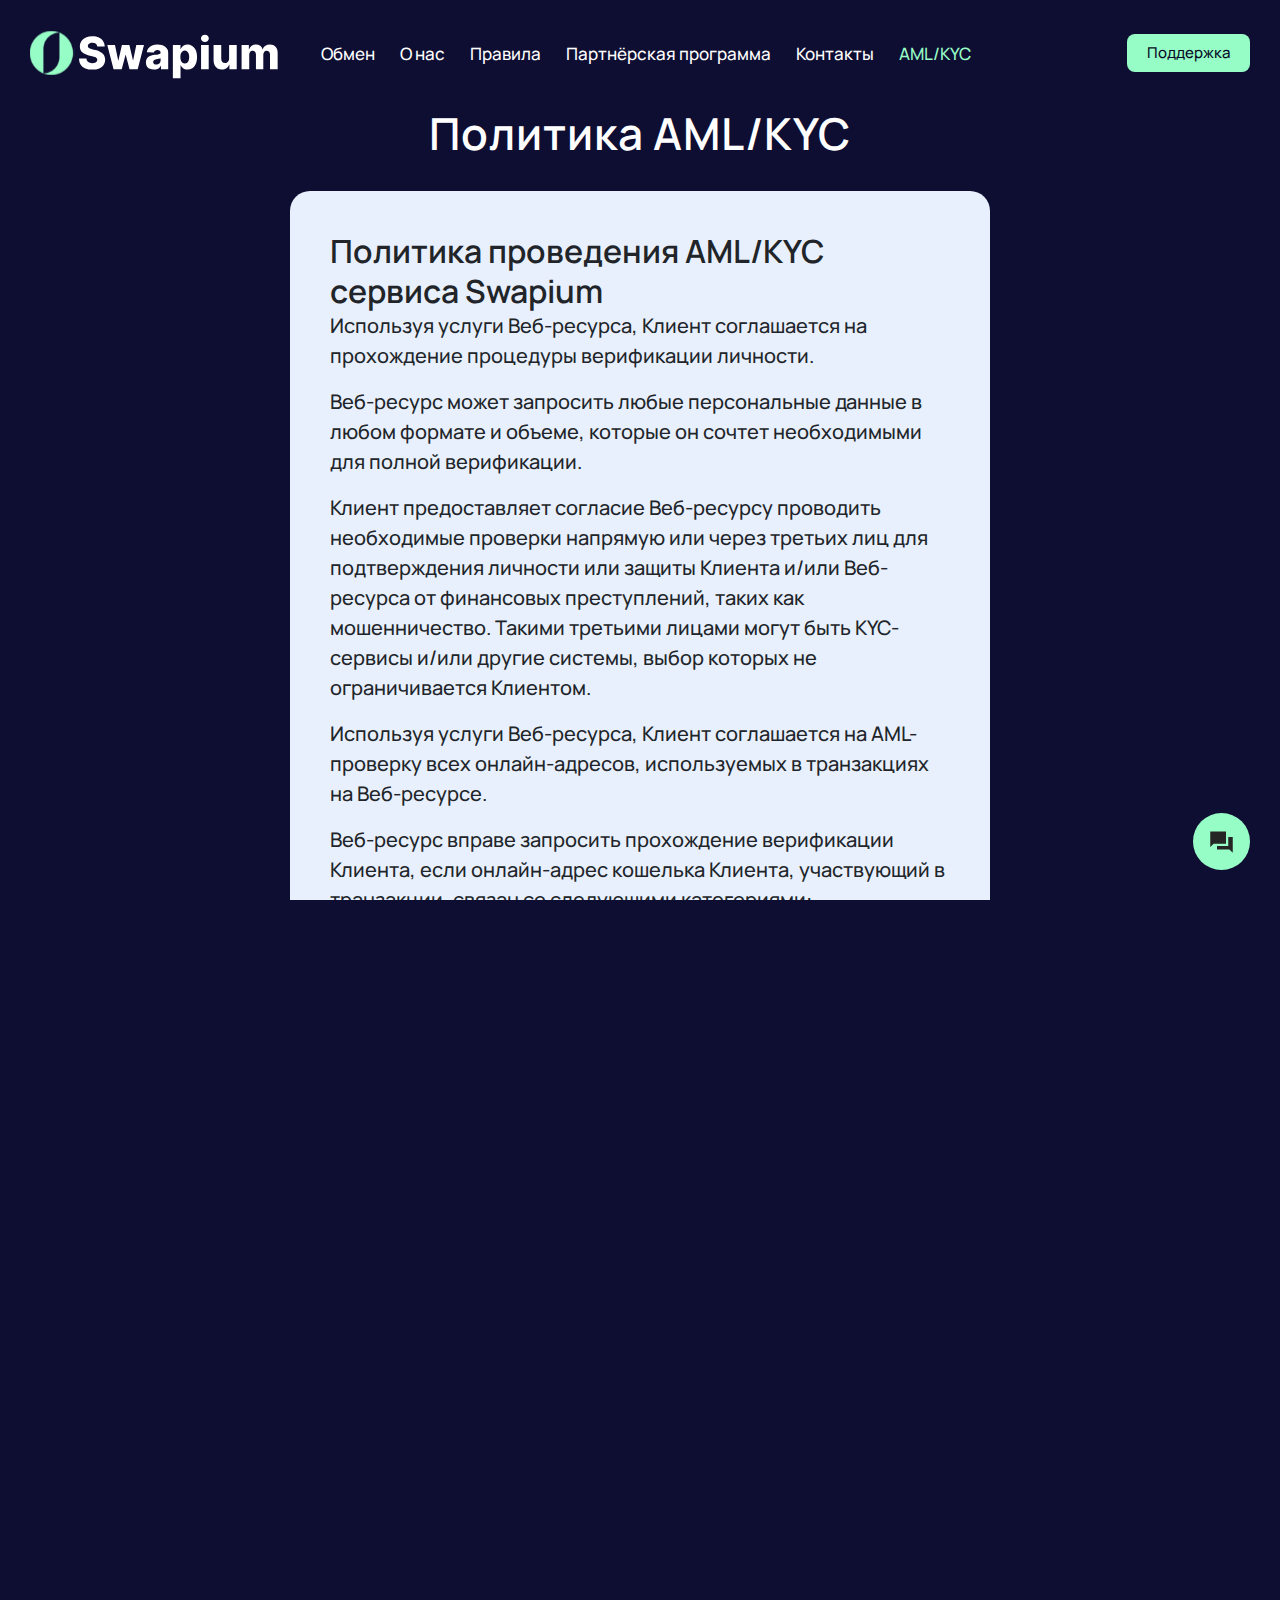
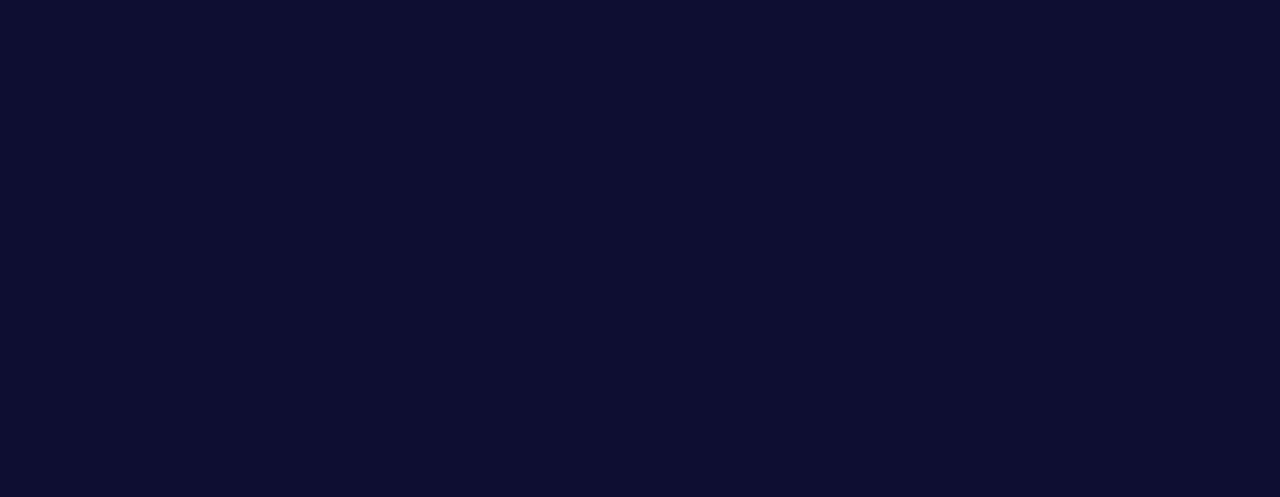
<file: aml/kyc.html>
<!DOCTYPE html><html lang="en"><head><meta charSet="utf-8"/><meta name="viewport" content="width=device-width, initial-scale=1"/><link rel="preload" href="../_next/static/media/569ce4b8f30dc480-s.p.woff2" as="font" crossorigin="" type="font/woff2"/><link rel="preload" href="../_next/static/media/93f479601ee12b01-s.p.woff2" as="font" crossorigin="" type="font/woff2"/><link rel="preload" as="image" href="../logo.svg"/><link rel="preload" as="image" href="../support.svg"/><link rel="stylesheet" href="../_next/static/css/d498c84e4ab246b3.css" data-precedence="next"/><link rel="stylesheet" href="../_next/static/css/05a5d990801368fe.css" data-precedence="next"/><link rel="stylesheet" href="../_next/static/css/1a23b66add00a283.css" data-precedence="next"/><link rel="preload" as="script" fetchPriority="low" href="../_next/static/chunks/webpack-1d42c2dac6f7c516.js"/><script src="../_next/static/chunks/4bd1b696-81ae4f6d13483e10.js" async=""></script><script src="../_next/static/chunks/517-8c19876e3bb3b713.js" async=""></script><script src="../_next/static/chunks/main-app-d2ad34baa5a98b81.js" async=""></script><script src="../_next/static/chunks/527-9382eb54cdbf1f5f.js" async=""></script><script src="../_next/static/chunks/559-c50ae7fc13b6de42.js" async=""></script><script src="../_next/static/chunks/app/layout-a3509e700a4dc5be.js" async=""></script><script src="../_next/static/chunks/app/aml/kyc/page-24b9c8c1eeaca88a.js" async=""></script><meta name="next-size-adjust" content=""/><title>Swapium</title><meta name="description" content="Swapium"/><link rel="icon" href="../favicon.ico" type="image/x-icon" sizes="256x256"/><script src="../_next/static/chunks/polyfills-42372ed130431b0a.js" noModule=""></script></head><body class="__variable_4d318d __variable_ea5f4b antialiased"><div data-overlay-container="true"><div class="wapper"><div id="bodyWrapper"><nav class="nav-panel nav-panel-top"><div class="nav-panel-wrapper nav-panel-desktop"><div class="nav-panel-left"><a class="nav-panel-logo" href="../index.html"><img src="../logo.svg" alt="" style="width:100%"/></a><ul class="nav-panel-main-menu"><li class="nav-panel-item"><a class="nav-panel-link " href="../index.html">Обмен</a></li><li class="nav-panel-item"><a class="nav-panel-link " href="../about.html">О нас</a></li><li class="nav-panel-item"><a class="nav-panel-link " href="../rules.html">Правила</a></li><li class="nav-panel-item"><a class="nav-panel-link " href="../referral.html">Партнёрская программа</a></li><li class="nav-panel-item"><a class="nav-panel-link " href="../contacts.html">Контакты</a></li><li class="nav-panel-item"><a class="nav-panel-link active" href="kyc.html">AML/KYC</a></li></ul></div><div class="nav-panel-right"><a class="nav-panel-link register-nav-link button button-primary" href="https://t.me/swapium_io">Поддержка</a><button data-bs-toggle="modal" id="#mobileNavigationModal" data-bs-target="#mobileNavigationModal" class="nav-panel-toggler" type="button"></button></div></div></nav><div class="modal mobile-navigation-modal " id="mobileNavigationModal" aria-hidden="true"><div class="modal-dialog modal-fullscreen"><div class="modal-content"><div class="modal-body"><div class="nav-panel-mobile-top-block"><div class="nav-panel-logo"></div><button type="button" class="nav-panel-mobile-close modal-close-button" data-bs-dismiss="modal" aria-label="Закрыть"></button></div><ul class="nav-panel-main-menu"><li class="nav-panel-item"><a class="nav-panel-link " href="../index.html">Обмен</a></li><li class="nav-panel-item"><a class="nav-panel-link " href="../about.html">О нас</a></li><li class="nav-panel-item"><a class="nav-panel-link " href="../rules.html">Правила</a></li><li class="nav-panel-item"><a class="nav-panel-link " href="../referral.html">Партнёрская программа</a></li><li class="nav-panel-item"><a class="nav-panel-link " href="../contacts.html">Контакты</a></li><li class="nav-panel-item"><a class="nav-panel-link active" href="kyc.html">AML/KYC</a></li></ul></div></div></div></div><div class="" id="bodyContent"><div class="page-content-wrapper"><h1 class="white-header">Политика AML/KYC</h1><div class="aml-container"><div class="content-panel light-background aml-aml-container"><h2>Политика проведения AML/KYC сервиса Swapium</h2><span class="text-part">Используя услуги Веб-ресурса, Клиент соглашается на прохождение процедуры верификации личности.</span><span class="text-part">Веб-ресурс может запросить любые персональные данные в любом формате и объеме, которые он сочтет необходимыми для полной верификации.</span><span class="text-part">Клиент предоставляет согласие Веб-ресурсу проводить необходимые проверки напрямую или через третьих лиц для подтверждения личности или защиты Клиента и/или Веб-ресурса от финансовых преступлений, таких как мошенничество. Такими третьими лицами могут быть KYC-сервисы и/или другие системы, выбор которых не ограничивается Клиентом.</span><span class="text-part">Используя услуги Веб-ресурса, Клиент соглашается на AML-проверку всех онлайн-адресов, используемых в транзакциях на Веб-ресурсе.</span><span class="text-part">Веб-ресурс вправе запросить прохождение верификации Клиента, если онлайн-адрес кошелька Клиента, участвующий в транзакции, связан со следующими категориями:</span><ul><li>Illegal Service</li><li>Mixing Service</li><li>Fraudulent Exchange</li><li>Darknet Marketplace</li><li>Darknet Service</li><li>Ransom</li><li>Scam</li><li>Stolen Coins</li><li>Terrorism Financing</li><li>Sanctions</li><li>Illicit Actor/Organization</li><li>High-Risk Jurisdiction</li><li>Gambling</li><li>Fraud Shop</li><li>Enforcement action</li><li>Child Exploitation</li></ul><span class="text-part">Если будет установлена связь, то после прохождения верификации Клиента средства будут возвращены на адрес отправителя за вычетом комиссии на возврат средств, а также 5% от суммы поступления.</span><span class="text-part">Веб-ресурс вправе заморозить средства и не возвращать их Клиенту до тех пор, пока не будет подтверждена его личность.</span><span class="text-part">В случае выявления высоким фактором риска AML/KYC на реквизиты, предоставляемые Веб-ресурсом, что привело к блокировке партнерской платежной системы, средства Клиента будут заморожены до завершения расследования поступившего депозита.</span></div></div></div></div><footer><nav class="nav-panel nav-panel-bottom"><div class="nav-panel-logo-container"><div class="nav-panel-logo"></div><span class="nav-panel-logo-text">Полуавтоматический сервис по обмену цифровых валют</span></div><div><ul class="nav-panel-main-menu"><li class="nav-panel-item"><a class="nav-panel-link " href="../index.html">Обмен</a></li><li class="nav-panel-item"><a class="nav-panel-link " href="../about.html">О нас</a></li><li class="nav-panel-item"><a class="nav-panel-link " href="../rules.html">Правила</a></li><li class="nav-panel-item"><a class="nav-panel-link " href="../referral.html">Партнёрская программа</a></li><li class="nav-panel-item"><a class="nav-panel-link active" href="kyc.html">AML/KYC</a></li></ul></div><div class="nav-panel-schedule"><div class="timer-container"><div class="timer-image"></div><span class="timer-text">c 10:00 до 22:00(МСК)</span></div></div></nav><div class="copyrights">© 2025 Swapium. Копирование материалов только с разрешения правообладателя.</div></footer><a class="support-icon" href="https://t.me/swapium_io"><img src="../support.svg" alt=""/></a></div></div></div><script src="../_next/static/chunks/webpack-1d42c2dac6f7c516.js" async=""></script><script>(self.__next_f=self.__next_f||[]).push([0])</script><script>self.__next_f.push([1,"1:\"$Sreact.fragment\"\n2:I[34,[\"527\",\"static/chunks/527-9382eb54cdbf1f5f.js\",\"559\",\"static/chunks/559-c50ae7fc13b6de42.js\",\"177\",\"static/chunks/app/layout-a3509e700a4dc5be.js\"],\"Providers\"]\n3:I[5244,[],\"\"]\n4:I[3866,[],\"\"]\n5:I[5725,[\"617\",\"static/chunks/app/aml/kyc/page-24b9c8c1eeaca88a.js\"],\"default\"]\n6:I[2743,[\"617\",\"static/chunks/app/aml/kyc/page-24b9c8c1eeaca88a.js\"],\"default\"]\n7:I[6213,[],\"OutletBoundary\"]\n9:I[6213,[],\"MetadataBoundary\"]\nb:I[6213,[],\"ViewportBoundary\"]\nd:I[4835,[],\"\"]\n:HL[\"/_next/static/media/569ce4b8f30dc480-s.p.woff2\",\"font\",{\"crossOrigin\":\"\",\"type\":\"font/woff2\"}]\n:HL[\"/_next/static/media/93f479601ee12b01-s.p.woff2\",\"font\",{\"crossOrigin\":\"\",\"type\":\"font/woff2\"}]\n:HL[\"/_next/static/css/d498c84e4ab246b3.css\",\"style\"]\n:HL[\"/_next/static/css/05a5d990801368fe.css\",\"style\"]\n:HL[\"/_next/static/css/1a23b66add00a283.css\",\"style\"]\n"])</script><script>self.__next_f.push([1,"0:{\"P\":null,\"b\":\"WUktA4CVBFzFpuRvh4lAI\",\"p\":\"\",\"c\":[\"\",\"aml\",\"kyc\"],\"i\":false,\"f\":[[[\"\",{\"children\":[\"aml\",{\"children\":[\"kyc\",{\"children\":[\"__PAGE__\",{}]}]}]},\"$undefined\",\"$undefined\",true],[\"\",[\"$\",\"$1\",\"c\",{\"children\":[[[\"$\",\"link\",\"0\",{\"rel\":\"stylesheet\",\"href\":\"/_next/static/css/d498c84e4ab246b3.css\",\"precedence\":\"next\",\"crossOrigin\":\"$undefined\",\"nonce\":\"$undefined\"}],[\"$\",\"link\",\"1\",{\"rel\":\"stylesheet\",\"href\":\"/_next/static/css/05a5d990801368fe.css\",\"precedence\":\"next\",\"crossOrigin\":\"$undefined\",\"nonce\":\"$undefined\"}],[\"$\",\"link\",\"2\",{\"rel\":\"stylesheet\",\"href\":\"/_next/static/css/1a23b66add00a283.css\",\"precedence\":\"next\",\"crossOrigin\":\"$undefined\",\"nonce\":\"$undefined\"}]],[\"$\",\"html\",null,{\"lang\":\"en\",\"children\":[\"$\",\"body\",null,{\"className\":\"__variable_4d318d __variable_ea5f4b antialiased\",\"children\":[\"$\",\"$L2\",null,{\"children\":[\"$\",\"$L3\",null,{\"parallelRouterKey\":\"children\",\"segmentPath\":[\"children\"],\"error\":\"$undefined\",\"errorStyles\":\"$undefined\",\"errorScripts\":\"$undefined\",\"template\":[\"$\",\"$L4\",null,{}],\"templateStyles\":\"$undefined\",\"templateScripts\":\"$undefined\",\"notFound\":[[],[[\"$\",\"title\",null,{\"children\":\"404: This page could not be found.\"}],[\"$\",\"div\",null,{\"style\":{\"fontFamily\":\"system-ui,\\\"Segoe UI\\\",Roboto,Helvetica,Arial,sans-serif,\\\"Apple Color Emoji\\\",\\\"Segoe UI Emoji\\\"\",\"height\":\"100vh\",\"textAlign\":\"center\",\"display\":\"flex\",\"flexDirection\":\"column\",\"alignItems\":\"center\",\"justifyContent\":\"center\"},\"children\":[\"$\",\"div\",null,{\"children\":[[\"$\",\"style\",null,{\"dangerouslySetInnerHTML\":{\"__html\":\"body{color:#000;background:#fff;margin:0}.next-error-h1{border-right:1px solid rgba(0,0,0,.3)}@media (prefers-color-scheme:dark){body{color:#fff;background:#000}.next-error-h1{border-right:1px solid rgba(255,255,255,.3)}}\"}}],[\"$\",\"h1\",null,{\"className\":\"next-error-h1\",\"style\":{\"display\":\"inline-block\",\"margin\":\"0 20px 0 0\",\"padding\":\"0 23px 0 0\",\"fontSize\":24,\"fontWeight\":500,\"verticalAlign\":\"top\",\"lineHeight\":\"49px\"},\"children\":404}],[\"$\",\"div\",null,{\"style\":{\"display\":\"inline-block\"},\"children\":[\"$\",\"h2\",null,{\"style\":{\"fontSize\":14,\"fontWeight\":400,\"lineHeight\":\"49px\",\"margin\":0},\"children\":\"This page could not be found.\"}]}]]}]}]]],\"forbidden\":\"$undefined\",\"unauthorized\":\"$undefined\"}]}]}]}]]}],{\"children\":[\"aml\",[\"$\",\"$1\",\"c\",{\"children\":[null,[\"$\",\"$L3\",null,{\"parallelRouterKey\":\"children\",\"segmentPath\":[\"children\",\"aml\",\"children\"],\"error\":\"$undefined\",\"errorStyles\":\"$undefined\",\"errorScripts\":\"$undefined\",\"template\":[\"$\",\"$L4\",null,{}],\"templateStyles\":\"$undefined\",\"templateScripts\":\"$undefined\",\"notFound\":\"$undefined\",\"forbidden\":\"$undefined\",\"unauthorized\":\"$undefined\"}]]}],{\"children\":[\"kyc\",[\"$\",\"$1\",\"c\",{\"children\":[null,[\"$\",\"$L3\",null,{\"parallelRouterKey\":\"children\",\"segmentPath\":[\"children\",\"aml\",\"children\",\"kyc\",\"children\"],\"error\":\"$undefined\",\"errorStyles\":\"$undefined\",\"errorScripts\":\"$undefined\",\"template\":[\"$\",\"$L4\",null,{}],\"templateStyles\":\"$undefined\",\"templateScripts\":\"$undefined\",\"notFound\":\"$undefined\",\"forbidden\":\"$undefined\",\"unauthorized\":\"$undefined\"}]]}],{\"children\":[\"__PAGE__\",[\"$\",\"$1\",\"c\",{\"children\":[[\"$\",\"div\",null,{\"className\":\"wapper\",\"children\":[\"$\",\"div\",null,{\"id\":\"bodyWrapper\",\"children\":[[\"$\",\"$L5\",null,{}],[\"$\",\"div\",null,{\"className\":\"\",\"id\":\"bodyContent\",\"children\":[\"$\",\"div\",null,{\"className\":\"page-content-wrapper\",\"children\":[[\"$\",\"h1\",null,{\"className\":\"white-header\",\"children\":\"Политика AML/KYC\"}],[\"$\",\"div\",null,{\"className\":\"aml-container\",\"children\":[\"$\",\"div\",null,{\"className\":\"content-panel light-background aml-aml-container\",\"children\":[[\"$\",\"h2\",null,{\"children\":\"Политика проведения AML/KYC сервиса Swapium\"}],[\"$\",\"span\",null,{\"className\":\"text-part\",\"children\":\"Используя услуги Веб-ресурса, Клиент соглашается на прохождение процедуры верификации личности.\"}],[\"$\",\"span\",null,{\"className\":\"text-part\",\"children\":\"Веб-ресурс может запросить любые персональные данные в любом формате и объеме, которые он сочтет необходимыми для полной верификации.\"}],[\"$\",\"span\",null,{\"className\":\"text-part\",\"children\":\"Клиент предоставляет согласие Веб-ресурсу проводить необходимые проверки напрямую или через третьих лиц для подтверждения личности или защиты Клиента и/или Веб-ресурса от финансовых преступлений, таких как мошенничество. Такими третьими лицами могут быть KYC-сервисы и/или другие системы, выбор которых не ограничивается Клиентом.\"}],[\"$\",\"span\",null,{\"className\":\"text-part\",\"children\":\"Используя услуги Веб-ресурса, Клиент соглашается на AML-проверку всех онлайн-адресов, используемых в транзакциях на Веб-ресурсе.\"}],[\"$\",\"span\",null,{\"className\":\"text-part\",\"children\":\"Веб-ресурс вправе запросить прохождение верификации Клиента, если онлайн-адрес кошелька Клиента, участвующий в транзакции, связан со следующими категориями:\"}],[\"$\",\"ul\",null,{\"children\":[[\"$\",\"li\",null,{\"children\":\"Illegal Service\"}],[\"$\",\"li\",null,{\"children\":\"Mixing Service\"}],[\"$\",\"li\",null,{\"children\":\"Fraudulent Exchange\"}],[\"$\",\"li\",null,{\"children\":\"Darknet Marketplace\"}],[\"$\",\"li\",null,{\"children\":\"Darknet Service\"}],[\"$\",\"li\",null,{\"children\":\"Ransom\"}],[\"$\",\"li\",null,{\"children\":\"Scam\"}],[\"$\",\"li\",null,{\"children\":\"Stolen Coins\"}],[\"$\",\"li\",null,{\"children\":\"Terrorism Financing\"}],[\"$\",\"li\",null,{\"children\":\"Sanctions\"}],[\"$\",\"li\",null,{\"children\":\"Illicit Actor/Organization\"}],[\"$\",\"li\",null,{\"children\":\"High-Risk Jurisdiction\"}],[\"$\",\"li\",null,{\"children\":\"Gambling\"}],[\"$\",\"li\",null,{\"children\":\"Fraud Shop\"}],[\"$\",\"li\",null,{\"children\":\"Enforcement action\"}],[\"$\",\"li\",null,{\"children\":\"Child Exploitation\"}]]}],[\"$\",\"span\",null,{\"className\":\"text-part\",\"children\":\"Если будет установлена связь, то после прохождения верификации Клиента средства будут возвращены на адрес отправителя за вычетом комиссии на возврат средств, а также 5% от суммы поступления.\"}],[\"$\",\"span\",null,{\"className\":\"text-part\",\"children\":\"Веб-ресурс вправе заморозить средства и не возвращать их Клиенту до тех пор, пока не будет подтверждена его личность.\"}],[\"$\",\"span\",null,{\"className\":\"text-part\",\"children\":\"В случае выявления высоким фактором риска AML/KYC на реквизиты, предоставляемые Веб-ресурсом, что привело к блокировке партнерской платежной системы, средства Клиента будут заморожены до завершения расследования поступившего депозита.\"}]]}]}]]}]}],[\"$\",\"$L6\",null,{}],[\"$\",\"a\",null,{\"className\":\"support-icon\",\"href\":\"https://t.me/swapium_io\",\"children\":[\"$\",\"img\",null,{\"src\":\"/support.svg\",\"alt\":\"\"}]}]]}]}],null,[\"$\",\"$L7\",null,{\"children\":\"$L8\"}]]}],{},null,false]},null,false]},null,false]},null,false],[\"$\",\"$1\",\"h\",{\"children\":[null,[\"$\",\"$1\",\"7oqL9Bl-ghEHaRpDJm7gY\",{\"children\":[[\"$\",\"$L9\",null,{\"children\":\"$La\"}],[\"$\",\"$Lb\",null,{\"children\":\"$Lc\"}],[\"$\",\"meta\",null,{\"name\":\"next-size-adjust\",\"content\":\"\"}]]}]]}],false]],\"m\":\"$undefined\",\"G\":[\"$d\",\"$undefined\"],\"s\":false,\"S\":true}\n"])</script><script>self.__next_f.push([1,"c:[[\"$\",\"meta\",\"0\",{\"name\":\"viewport\",\"content\":\"width=device-width, initial-scale=1\"}]]\na:[[\"$\",\"meta\",\"0\",{\"charSet\":\"utf-8\"}],[\"$\",\"title\",\"1\",{\"children\":\"Swapium\"}],[\"$\",\"meta\",\"2\",{\"name\":\"description\",\"content\":\"Swapium\"}],[\"$\",\"link\",\"3\",{\"rel\":\"icon\",\"href\":\"/favicon.ico\",\"type\":\"image/x-icon\",\"sizes\":\"256x256\"}]]\n"])</script><script>self.__next_f.push([1,"8:null\n"])</script></body></html>
</file>
<file: _next/static/css/d498c84e4ab246b3.css>
@font-face{font-family:Geist;font-style:normal;font-weight:100 900;font-display:swap;src:url(../media/ba015fad6dcf6784-s.woff2) format("woff2");unicode-range:u+0100-02ba,u+02bd-02c5,u+02c7-02cc,u+02ce-02d7,u+02dd-02ff,u+0304,u+0308,u+0329,u+1d00-1dbf,u+1e00-1e9f,u+1ef2-1eff,u+2020,u+20a0-20ab,u+20ad-20c0,u+2113,u+2c60-2c7f,u+a720-a7ff}@font-face{font-family:Geist;font-style:normal;font-weight:100 900;font-display:swap;src:url(../media/569ce4b8f30dc480-s.p.woff2) format("woff2");unicode-range:u+00??,u+0131,u+0152-0153,u+02bb-02bc,u+02c6,u+02da,u+02dc,u+0304,u+0308,u+0329,u+2000-206f,u+20ac,u+2122,u+2191,u+2193,u+2212,u+2215,u+feff,u+fffd}@font-face{font-family:Geist Fallback;src:local("Arial");ascent-override:95.94%;descent-override:28.16%;line-gap-override:0.00%;size-adjust:104.76%}.__className_4d318d{font-family:Geist,Geist Fallback;font-style:normal}.__variable_4d318d{--font-geist-sans:"Geist","Geist Fallback"}@font-face{font-family:Geist Mono;font-style:normal;font-weight:100 900;font-display:swap;src:url(../media/747892c23ea88013-s.woff2) format("woff2");unicode-range:u+0100-02ba,u+02bd-02c5,u+02c7-02cc,u+02ce-02d7,u+02dd-02ff,u+0304,u+0308,u+0329,u+1d00-1dbf,u+1e00-1e9f,u+1ef2-1eff,u+2020,u+20a0-20ab,u+20ad-20c0,u+2113,u+2c60-2c7f,u+a720-a7ff}@font-face{font-family:Geist Mono;font-style:normal;font-weight:100 900;font-display:swap;src:url(../media/93f479601ee12b01-s.p.woff2) format("woff2");unicode-range:u+00??,u+0131,u+0152-0153,u+02bb-02bc,u+02c6,u+02da,u+02dc,u+0304,u+0308,u+0329,u+2000-206f,u+20ac,u+2122,u+2191,u+2193,u+2212,u+2215,u+feff,u+fffd}@font-face{font-family:Geist Mono Fallback;src:local("Arial");ascent-override:74.67%;descent-override:21.92%;line-gap-override:0.00%;size-adjust:134.59%}.__className_ea5f4b{font-family:Geist Mono,Geist Mono Fallback;font-style:normal}.__variable_ea5f4b{--font-geist-mono:"Geist Mono","Geist Mono Fallback"}
</file>
<file: _next/static/css/05a5d990801368fe.css>
@charset "UTF-8";
body,
html {
  overflow: auto;
}
.fade {
  transition: opacity 0.15s linear;
}
@media (prefers-reduced-motion: reduce) {
  .fade {
    transition: none;
  }
}
.fade:not(.show) {
  opacity: 0;
}
.collapse:not(.show) {
  display: none;
}
.collapsing {
  height: 0;
  transition: height 0.35s ease;
}
@media (prefers-reduced-motion: reduce) {
  .collapsing {
    transition: none;
  }
}
.collapsing.collapse-horizontal {
  width: 0;
  height: auto;
  transition: width 0.35s ease;
}
@media (prefers-reduced-motion: reduce) {
  .collapsing.collapse-horizontal {
    transition: none;
  }
}
.dropdown,
.dropdown-center,
.dropend,
.dropstart,
.dropup,
.dropup-center {
  position: relative;
}
.dropdown-toggle {
  white-space: nowrap;
}
.dropdown-toggle:after {
  display: inline-block;
  margin-left: 0.255em;
  vertical-align: 0.255em;
  content: "";
  border-top: 0.3em solid;
  border-right: 0.3em solid transparent;
  border-bottom: 0;
  border-left: 0.3em solid transparent;
}
.dropdown-toggle:empty:after {
  margin-left: 0;
}
.dropdown-menu {
  --bs-dropdown-zindex: 1000;
  --bs-dropdown-min-width: 10rem;
  --bs-dropdown-padding-x: 0;
  --bs-dropdown-padding-y: 0.5rem;
  --bs-dropdown-spacer: 0.125rem;
  --bs-dropdown-font-size: 1rem;
  --bs-dropdown-color: var(--bs-body-color);
  --bs-dropdown-bg: var(--bs-body-bg);
  --bs-dropdown-border-color: var(--bs-border-color-translucent);
  --bs-dropdown-border-radius: var(--bs-border-radius);
  --bs-dropdown-border-width: var(--bs-border-width);
  --bs-dropdown-inner-border-radius: calc(
    var(--bs-border-radius) - var(--bs-border-width)
  );
  --bs-dropdown-divider-bg: var(--bs-border-color-translucent);
  --bs-dropdown-divider-margin-y: 0.5rem;
  --bs-dropdown-box-shadow: 0 0.5rem 1rem rgba(0, 0, 0, 0.15);
  --bs-dropdown-link-color: var(--bs-body-color);
  --bs-dropdown-link-hover-color: var(--bs-body-color);
  --bs-dropdown-link-hover-bg: var(--bs-tertiary-bg);
  --bs-dropdown-link-active-color: #fff;
  --bs-dropdown-link-active-bg: #0d6efd;
  --bs-dropdown-link-disabled-color: var(--bs-tertiary-color);
  --bs-dropdown-item-padding-x: 1rem;
  --bs-dropdown-item-padding-y: 0.25rem;
  --bs-dropdown-header-color: #6c757d;
  --bs-dropdown-header-padding-x: 1rem;
  --bs-dropdown-header-padding-y: 0.5rem;
  position: absolute;
  z-index: var(--bs-dropdown-zindex);
  display: none;
  min-width: var(--bs-dropdown-min-width);
  padding: var(--bs-dropdown-padding-y) var(--bs-dropdown-padding-x);
  margin: 0;
  font-size: var(--bs-dropdown-font-size);
  color: var(--bs-dropdown-color);
  text-align: left;
  list-style: none;
  background-color: var(--bs-dropdown-bg);
  background-clip: padding-box;
  border: var(--bs-dropdown-border-width) solid var(--bs-dropdown-border-color);
  border-radius: var(--bs-dropdown-border-radius);
}
.dropdown-menu[data-bs-popper] {
  top: 100%;
  left: 0;
  margin-top: var(--bs-dropdown-spacer);
}
.dropdown-menu-start {
  --bs-position: start;
}
.dropdown-menu-start[data-bs-popper] {
  right: auto;
  left: 0;
}
.dropdown-menu-end {
  --bs-position: end;
}
.dropdown-menu-end[data-bs-popper] {
  right: 0;
  left: auto;
}
@media (min-width: 576px) {
  .dropdown-menu-sm-start {
    --bs-position: start;
  }
  .dropdown-menu-sm-start[data-bs-popper] {
    right: auto;
    left: 0;
  }
  .dropdown-menu-sm-end {
    --bs-position: end;
  }
  .dropdown-menu-sm-end[data-bs-popper] {
    right: 0;
    left: auto;
  }
}
@media (min-width: 768px) {
  .dropdown-menu-md-start {
    --bs-position: start;
  }
  .dropdown-menu-md-start[data-bs-popper] {
    right: auto;
    left: 0;
  }
  .dropdown-menu-md-end {
    --bs-position: end;
  }
  .dropdown-menu-md-end[data-bs-popper] {
    right: 0;
    left: auto;
  }
}
@media (min-width: 992px) {
  .dropdown-menu-lg-start {
    --bs-position: start;
  }
  .dropdown-menu-lg-start[data-bs-popper] {
    right: auto;
    left: 0;
  }
  .dropdown-menu-lg-end {
    --bs-position: end;
  }
  .dropdown-menu-lg-end[data-bs-popper] {
    right: 0;
    left: auto;
  }
}
@media (min-width: 1200px) {
  .dropdown-menu-xl-start {
    --bs-position: start;
  }
  .dropdown-menu-xl-start[data-bs-popper] {
    right: auto;
    left: 0;
  }
  .dropdown-menu-xl-end {
    --bs-position: end;
  }
  .dropdown-menu-xl-end[data-bs-popper] {
    right: 0;
    left: auto;
  }
}
@media (min-width: 1400px) {
  .dropdown-menu-xxl-start {
    --bs-position: start;
  }
  .dropdown-menu-xxl-start[data-bs-popper] {
    right: auto;
    left: 0;
  }
  .dropdown-menu-xxl-end {
    --bs-position: end;
  }
  .dropdown-menu-xxl-end[data-bs-popper] {
    right: 0;
    left: auto;
  }
}
.dropup .dropdown-menu[data-bs-popper] {
  top: auto;
  bottom: 100%;
  margin-top: 0;
  margin-bottom: var(--bs-dropdown-spacer);
}
.dropup .dropdown-toggle:after {
  display: inline-block;
  margin-left: 0.255em;
  vertical-align: 0.255em;
  content: "";
  border-top: 0;
  border-right: 0.3em solid transparent;
  border-bottom: 0.3em solid;
  border-left: 0.3em solid transparent;
}
.dropup .dropdown-toggle:empty:after {
  margin-left: 0;
}
.dropend .dropdown-menu[data-bs-popper] {
  top: 0;
  right: auto;
  left: 100%;
  margin-top: 0;
  margin-left: var(--bs-dropdown-spacer);
}
.dropend .dropdown-toggle:after {
  display: inline-block;
  margin-left: 0.255em;
  vertical-align: 0.255em;
  content: "";
  border-top: 0.3em solid transparent;
  border-right: 0;
  border-bottom: 0.3em solid transparent;
  border-left: 0.3em solid;
}
.dropend .dropdown-toggle:empty:after {
  margin-left: 0;
}
.dropend .dropdown-toggle:after {
  vertical-align: 0;
}
.dropstart .dropdown-menu[data-bs-popper] {
  top: 0;
  right: 100%;
  left: auto;
  margin-top: 0;
  margin-right: var(--bs-dropdown-spacer);
}
.dropstart .dropdown-toggle:after {
  display: inline-block;
  margin-left: 0.255em;
  vertical-align: 0.255em;
  content: "";
  display: none;
}
.dropstart .dropdown-toggle:before {
  display: inline-block;
  margin-right: 0.255em;
  vertical-align: 0.255em;
  content: "";
  border-top: 0.3em solid transparent;
  border-right: 0.3em solid;
  border-bottom: 0.3em solid transparent;
}
.dropstart .dropdown-toggle:empty:after {
  margin-left: 0;
}
.dropstart .dropdown-toggle:before {
  vertical-align: 0;
}
.dropdown-divider {
  height: 0;
  margin: var(--bs-dropdown-divider-margin-y) 0;
  border-top: 1px solid var(--bs-dropdown-divider-bg);
  opacity: 1;
}
.dropdown-item {
  display: block;
  width: 100%;
  padding: var(--bs-dropdown-item-padding-y) var(--bs-dropdown-item-padding-x);
  clear: both;
  font-weight: 400;
  color: var(--bs-dropdown-link-color);
  text-align: inherit;
  text-decoration: none;
  white-space: nowrap;
  background-color: transparent;
  border: 0;
  border-radius: var(--bs-dropdown-item-border-radius, 0);
}
.dropdown-item:focus,
.dropdown-item:hover {
  color: var(--bs-dropdown-link-hover-color);
  background-color: var(--bs-dropdown-link-hover-bg);
}
.dropdown-item.active,
.dropdown-item:active {
  color: var(--bs-dropdown-link-active-color);
  text-decoration: none;
  background-color: var(--bs-dropdown-link-active-bg);
}
.dropdown-item.disabled,
.dropdown-item:disabled {
  color: var(--bs-dropdown-link-disabled-color);
  pointer-events: none;
  background-color: transparent;
}
.dropdown-menu.show {
  display: block;
}
.dropdown-header {
  display: block;
  padding: var(--bs-dropdown-header-padding-y)
    var(--bs-dropdown-header-padding-x);
  margin-bottom: 0;
  font-size: 0.875rem;
  color: var(--bs-dropdown-header-color);
  white-space: nowrap;
}
.dropdown-item-text {
  display: block;
  padding: var(--bs-dropdown-item-padding-y) var(--bs-dropdown-item-padding-x);
  color: var(--bs-dropdown-link-color);
}
.dropdown-menu-dark {
  --bs-dropdown-color: #dee2e6;
  --bs-dropdown-bg: #343a40;
  --bs-dropdown-border-color: var(--bs-border-color-translucent);
  --bs-dropdown-box-shadow: ;
  --bs-dropdown-link-color: #dee2e6;
  --bs-dropdown-link-hover-color: #fff;
  --bs-dropdown-divider-bg: var(--bs-border-color-translucent);
  --bs-dropdown-link-hover-bg: hsla(0, 0%, 100%, 0.15);
  --bs-dropdown-link-active-color: #fff;
  --bs-dropdown-link-active-bg: #0d6efd;
  --bs-dropdown-link-disabled-color: #adb5bd;
  --bs-dropdown-header-color: #adb5bd;
}
.popover {
  --bs-popover-zindex: 1070;
  --bs-popover-max-width: 276px;
  --bs-popover-font-size: 0.875rem;
  --bs-popover-bg: var(--bs-body-bg);
  --bs-popover-border-width: var(--bs-border-width);
  --bs-popover-border-color: var(--bs-border-color-translucent);
  --bs-popover-border-radius: var(--bs-border-radius-lg);
  --bs-popover-inner-border-radius: calc(
    var(--bs-border-radius-lg) - var(--bs-border-width)
  );
  --bs-popover-box-shadow: 0 0.5rem 1rem rgba(0, 0, 0, 0.15);
  --bs-popover-header-padding-x: 1rem;
  --bs-popover-header-padding-y: 0.5rem;
  --bs-popover-header-font-size: 1rem;
  --bs-popover-header-color: inherit;
  --bs-popover-header-bg: var(--bs-secondary-bg);
  --bs-popover-body-padding-x: 1rem;
  --bs-popover-body-padding-y: 1rem;
  --bs-popover-body-color: var(--bs-body-color);
  --bs-popover-arrow-width: 1rem;
  --bs-popover-arrow-height: 0.5rem;
  --bs-popover-arrow-border: var(--bs-popover-border-color);
  z-index: var(--bs-popover-zindex);
  display: block;
  max-width: var(--bs-popover-max-width);
  font-family: var(--bs-font-sans-serif);
  font-style: normal;
  font-weight: 400;
  line-height: 1.5;
  text-align: left;
  text-align: start;
  text-decoration: none;
  text-shadow: none;
  text-transform: none;
  letter-spacing: normal;
  word-break: normal;
  white-space: normal;
  word-spacing: normal;
  line-break: auto;
  font-size: var(--bs-popover-font-size);
  word-wrap: break-word;
  background-color: var(--bs-popover-bg);
  background-clip: padding-box;
  border: var(--bs-popover-border-width) solid var(--bs-popover-border-color);
  border-radius: var(--bs-popover-border-radius);
}
.popover .popover-arrow {
  display: block;
  width: var(--bs-popover-arrow-width);
  height: var(--bs-popover-arrow-height);
}
.popover .popover-arrow:after,
.popover .popover-arrow:before {
  position: absolute;
  display: block;
  content: "";
  border: 0 solid transparent;
}
.bs-popover-auto[data-popper-placement^="top"] > .popover-arrow,
.bs-popover-top > .popover-arrow {
  bottom: calc(
    -1 * (var(--bs-popover-arrow-height)) - var(--bs-popover-border-width)
  );
}
.bs-popover-auto[data-popper-placement^="top"] > .popover-arrow:after,
.bs-popover-auto[data-popper-placement^="top"] > .popover-arrow:before,
.bs-popover-top > .popover-arrow:after,
.bs-popover-top > .popover-arrow:before {
  border-width: var(--bs-popover-arrow-height)
    calc(var(--bs-popover-arrow-width) * 0.5) 0;
}
.bs-popover-auto[data-popper-placement^="top"] > .popover-arrow:before,
.bs-popover-top > .popover-arrow:before {
  bottom: 0;
  border-top-color: var(--bs-popover-arrow-border);
}
.bs-popover-auto[data-popper-placement^="top"] > .popover-arrow:after,
.bs-popover-top > .popover-arrow:after {
  bottom: var(--bs-popover-border-width);
  border-top-color: var(--bs-popover-bg);
}
.bs-popover-auto[data-popper-placement^="right"] > .popover-arrow,
.bs-popover-end > .popover-arrow {
  left: calc(
    -1 * (var(--bs-popover-arrow-height)) - var(--bs-popover-border-width)
  );
  width: var(--bs-popover-arrow-height);
  height: var(--bs-popover-arrow-width);
}
.bs-popover-auto[data-popper-placement^="right"] > .popover-arrow:after,
.bs-popover-auto[data-popper-placement^="right"] > .popover-arrow:before,
.bs-popover-end > .popover-arrow:after,
.bs-popover-end > .popover-arrow:before {
  border-width: calc(var(--bs-popover-arrow-width) * 0.5)
    var(--bs-popover-arrow-height) calc(var(--bs-popover-arrow-width) * 0.5) 0;
}
.bs-popover-auto[data-popper-placement^="right"] > .popover-arrow:before,
.bs-popover-end > .popover-arrow:before {
  left: 0;
  border-right-color: var(--bs-popover-arrow-border);
}
.bs-popover-auto[data-popper-placement^="right"] > .popover-arrow:after,
.bs-popover-end > .popover-arrow:after {
  left: var(--bs-popover-border-width);
  border-right-color: var(--bs-popover-bg);
}
.bs-popover-auto[data-popper-placement^="bottom"] > .popover-arrow,
.bs-popover-bottom > .popover-arrow {
  top: calc(
    -1 * (var(--bs-popover-arrow-height)) - var(--bs-popover-border-width)
  );
}
.bs-popover-auto[data-popper-placement^="bottom"] > .popover-arrow:after,
.bs-popover-auto[data-popper-placement^="bottom"] > .popover-arrow:before,
.bs-popover-bottom > .popover-arrow:after,
.bs-popover-bottom > .popover-arrow:before {
  border-width: 0 calc(var(--bs-popover-arrow-width) * 0.5)
    var(--bs-popover-arrow-height);
}
.bs-popover-auto[data-popper-placement^="bottom"] > .popover-arrow:before,
.bs-popover-bottom > .popover-arrow:before {
  top: 0;
  border-bottom-color: var(--bs-popover-arrow-border);
}
.bs-popover-auto[data-popper-placement^="bottom"] > .popover-arrow:after,
.bs-popover-bottom > .popover-arrow:after {
  top: var(--bs-popover-border-width);
  border-bottom-color: var(--bs-popover-bg);
}
.bs-popover-auto[data-popper-placement^="bottom"] .popover-header:before,
.bs-popover-bottom .popover-header:before {
  position: absolute;
  top: 0;
  left: 50%;
  display: block;
  width: var(--bs-popover-arrow-width);
  margin-left: calc(-0.5 * var(--bs-popover-arrow-width));
  content: "";
  border-bottom: var(--bs-popover-border-width) solid
    var(--bs-popover-header-bg);
}
.bs-popover-auto[data-popper-placement^="left"] > .popover-arrow,
.bs-popover-start > .popover-arrow {
  right: calc(
    -1 * (var(--bs-popover-arrow-height)) - var(--bs-popover-border-width)
  );
  width: var(--bs-popover-arrow-height);
  height: var(--bs-popover-arrow-width);
}
.bs-popover-auto[data-popper-placement^="left"] > .popover-arrow:after,
.bs-popover-auto[data-popper-placement^="left"] > .popover-arrow:before,
.bs-popover-start > .popover-arrow:after,
.bs-popover-start > .popover-arrow:before {
  border-width: calc(var(--bs-popover-arrow-width) * 0.5) 0
    calc(var(--bs-popover-arrow-width) * 0.5) var(--bs-popover-arrow-height);
}
.bs-popover-auto[data-popper-placement^="left"] > .popover-arrow:before,
.bs-popover-start > .popover-arrow:before {
  right: 0;
  border-left-color: var(--bs-popover-arrow-border);
}
.bs-popover-auto[data-popper-placement^="left"] > .popover-arrow:after,
.bs-popover-start > .popover-arrow:after {
  right: var(--bs-popover-border-width);
  border-left-color: var(--bs-popover-bg);
}
.popover-header {
  padding: var(--bs-popover-header-padding-y) var(--bs-popover-header-padding-x);
  margin-bottom: 0;
  font-size: var(--bs-popover-header-font-size);
  color: var(--bs-popover-header-color);
  background-color: var(--bs-popover-header-bg);
  border-bottom: var(--bs-popover-border-width) solid
    var(--bs-popover-border-color);
  border-top-left-radius: var(--bs-popover-inner-border-radius);
  border-top-right-radius: var(--bs-popover-inner-border-radius);
}
.popover-header:empty {
  display: none;
}
.popover-body {
  padding: var(--bs-popover-body-padding-y) var(--bs-popover-body-padding-x);
  color: var(--bs-popover-body-color);
}
@font-face {
  font-family: Manrope;
  src: url(../../../fonts/Manrope-SemiBold-1.ttf) format("truetype");
  font-weight: 600;
  font-style: normal;
}
@font-face {
  font-family: Manrope;
  src: url(../../../fonts/Manrope-Medium-1.ttf) format("truetype");
  font-weight: 500;
  font-style: normal;
}
@font-face {
  font-family: Manrope;
  src: url(../../../fonts/Manrope-Bold-1.ttf) format("truetype");
  font-weight: 700;
  font-style: normal;
}
.accordion {
  --bs-accordion-color: #212529;
  --bs-accordion-bg: transparent;
  --bs-accordion-transition: color 0.15s ease-in-out,
    background-color 0.15s ease-in-out, border-color 0.15s ease-in-out,
    box-shadow 0.15s ease-in-out, border-radius 0.15s ease;
  --bs-accordion-border-color: var(--bs-border-color);
  --bs-accordion-border-width: 0;
  --bs-accordion-border-radius: var(--bs-border-radius);
  --bs-accordion-inner-border-radius: calc(
    var(--bs-border-radius) - (var(--bs-border-width))
  );
  --bs-accordion-btn-padding-x: 20px;
  --bs-accordion-btn-padding-y: 17px 26px;
  --bs-accordion-btn-color: #fff;
  --bs-accordion-btn-bg: #5e81b6;
  --bs-accordion-btn-icon: url("data:image/svg+xml,%3csvg width='15' height='8' viewBox='0 0 15 8' fill='none' xmlns='http://www.w3.org/2000/svg'%3e%3cpath fill-rule='evenodd' clip-rule='evenodd' d='M14.717 7.64379C14.3127 8.0885 13.6245 8.12127 13.1798 7.71699L7.92658 2.94137L2.67339 7.71699C2.22868 8.12127 1.54044 8.0885 1.13616 7.64379C0.731878 7.19908 0.764652 6.51084 1.20936 6.10656L7.92658 -6.18378e-07L14.6438 6.10656C15.0885 6.51084 15.1213 7.19908 14.717 7.64379Z' fill='%2397FDC6'/%3e%3c/svg%3e");
  --bs-accordion-btn-icon-width: 1.25rem;
  --bs-accordion-btn-icon-transform: rotate(-180deg);
  --bs-accordion-btn-icon-transition: transform 0.2s ease-in-out;
  --bs-accordion-btn-active-icon: url("data:image/svg+xml,%3csvg width='15' height='8' viewBox='0 0 15 8' fill='none' xmlns='http://www.w3.org/2000/svg'%3e%3cpath fill-rule='evenodd' clip-rule='evenodd' d='M14.717 7.64379C14.3127 8.0885 13.6245 8.12127 13.1798 7.71699L7.92658 2.94137L2.67339 7.71699C2.22868 8.12127 1.54044 8.0885 1.13616 7.64379C0.731878 7.19908 0.764652 6.51084 1.20936 6.10656L7.92658 -6.18378e-07L14.6438 6.10656C15.0885 6.51084 15.1213 7.19908 14.717 7.64379Z' fill='%2397FDC6'/%3e%3c/svg%3e");
  --bs-accordion-btn-focus-border-color: #86b7fe;
  --bs-accordion-btn-focus-box-shadow: none;
  --bs-accordion-body-padding-x: 20px;
  --bs-accordion-body-padding-y: 10px;
  --bs-accordion-active-color: #fff;
  --bs-accordion-active-bg: #5e81b6;
}
.accordion-button {
  position: relative;
  display: flex;
  align-items: center;
  width: 100%;
  padding: var(--bs-accordion-btn-padding-y) var(--bs-accordion-btn-padding-x);
  font-size: 1.25rem;
  color: var(--bs-accordion-btn-color);
  text-align: left;
  background-color: var(--bs-accordion-btn-bg);
  border: 0;
  border-radius: 0;
  transition: var(--bs-accordion-transition);
}
@media (prefers-reduced-motion: reduce) {
  .accordion-button {
    transition: none;
  }
}
.accordion-button:not(.collapsed) {
  color: var(--bs-accordion-active-color);
  background-color: var(--bs-accordion-active-bg);
  box-shadow: inset 0 calc(-1 * var(--bs-accordion-border-width)) 0
    var(--bs-accordion-border-color);
}
.accordion-button:not(.collapsed):after {
  background-image: var(--bs-accordion-btn-active-icon);
  transform: var(--bs-accordion-btn-icon-transform);
}
.accordion-button:after {
  flex-shrink: 0;
  width: var(--bs-accordion-btn-icon-width);
  height: var(--bs-accordion-btn-icon-width);
  margin-left: auto;
  content: "";
  background-image: var(--bs-accordion-btn-icon);
  background-repeat: no-repeat;
  background-size: var(--bs-accordion-btn-icon-width);
  transition: var(--bs-accordion-btn-icon-transition);
}
@media (prefers-reduced-motion: reduce) {
  .accordion-button:after {
    transition: none;
  }
}
.accordion-button:hover {
  z-index: 2;
}
.accordion-button:focus {
  z-index: 3;
  border-color: var(--bs-accordion-btn-focus-border-color);
  outline: 0;
  box-shadow: var(--bs-accordion-btn-focus-box-shadow);
}
.accordion-header {
  margin-bottom: 0;
}
.accordion-item {
  color: var(--bs-accordion-color);
  background-color: var(--bs-accordion-bg);
  border: var(--bs-accordion-border-width) solid
    var(--bs-accordion-border-color);
}
.accordion-item:first-of-type {
  border-top-left-radius: var(--bs-accordion-border-radius);
  border-top-right-radius: var(--bs-accordion-border-radius);
}
.accordion-item:first-of-type .accordion-button {
  border-top-left-radius: var(--bs-accordion-inner-border-radius);
  border-top-right-radius: var(--bs-accordion-inner-border-radius);
}
.accordion-item:not(:first-of-type) {
  border-top: 0;
}
.accordion-item:last-of-type {
  border-bottom-right-radius: var(--bs-accordion-border-radius);
  border-bottom-left-radius: var(--bs-accordion-border-radius);
}
.accordion-item:last-of-type .accordion-button.collapsed {
  border-bottom-right-radius: var(--bs-accordion-inner-border-radius);
  border-bottom-left-radius: var(--bs-accordion-inner-border-radius);
}
.accordion-item:last-of-type .accordion-collapse {
  border-bottom-right-radius: var(--bs-accordion-border-radius);
  border-bottom-left-radius: var(--bs-accordion-border-radius);
}
.accordion-body {
  padding: var(--bs-accordion-body-padding-y) var(--bs-accordion-body-padding-x);
}
.accordion-flush .accordion-collapse {
  border-width: 0;
}
.accordion-flush .accordion-item {
  border-right: 0;
  border-left: 0;
  border-radius: 0;
}
.accordion-flush .accordion-item:first-child {
  border-top: 0;
}
.accordion-flush .accordion-item:last-child {
  border-bottom: 0;
}
.accordion-flush .accordion-item .accordion-button,
.accordion-flush .accordion-item .accordion-button.collapsed {
  border-radius: 0;
}
[data-bs-theme="dark"] .accordion-button:after {
  --bs-accordion-btn-icon: url("data:image/svg+xml,%3csvg xmlns='http://www.w3.org/2000/svg' viewBox='0 0 16 16' fill='%236ea8fe'%3e%3cpath fill-rule='evenodd' d='M1.646 4.646a.5.5 0 0 1 .708 0L8 10.293l5.646-5.647a.5.5 0 0 1 .708.708l-6 6a.5.5 0 0 1-.708 0l-6-6a.5.5 0 0 1 0-.708z'/%3e%3c/svg%3e");
  --bs-accordion-btn-active-icon: url("data:image/svg+xml,%3csvg xmlns='http://www.w3.org/2000/svg' viewBox='0 0 16 16' fill='%236ea8fe'%3e%3cpath fill-rule='evenodd' d='M1.646 4.646a.5.5 0 0 1 .708 0L8 10.293l5.646-5.647a.5.5 0 0 1 .708.708l-6 6a.5.5 0 0 1-.708 0l-6-6a.5.5 0 0 1 0-.708z'/%3e%3c/svg%3e");
}
.modal {
  --bs-modal-zindex: 1055;
  --bs-modal-width: 500px;
  --bs-modal-padding: 1rem;
  --bs-modal-margin: 0.5rem;
  --bs-modal-color: ;
  --bs-modal-bg: var(--bs-body-bg);
  --bs-modal-border-color: var(--bs-border-color-translucent);
  --bs-modal-border-width: var(--bs-border-width);
  --bs-modal-border-radius: var(--bs-border-radius-lg);
  --bs-modal-box-shadow: 0 0.125rem 0.25rem rgba(0, 0, 0, 0.075);
  --bs-modal-inner-border-radius: calc(
    var(--bs-border-radius-lg) - (var(--bs-border-width))
  );
  --bs-modal-header-padding-x: 1rem;
  --bs-modal-header-padding-y: 1rem;
  --bs-modal-header-padding: 1rem 1rem;
  --bs-modal-header-border-color: var(--bs-border-color);
  --bs-modal-header-border-width: var(--bs-border-width);
  --bs-modal-title-line-height: 1.5;
  --bs-modal-footer-gap: 0.5rem;
  --bs-modal-footer-bg: ;
  --bs-modal-footer-border-color: var(--bs-border-color);
  --bs-modal-footer-border-width: var(--bs-border-width);
  position: fixed;
  top: 0;
  left: 0;
  z-index: var(--bs-modal-zindex);
  width: 100%;
  height: 100%;
  overflow-x: hidden;
  outline: 0;
}
.modal-dialog {
  position: relative;
  width: auto;
  margin: var(--bs-modal-margin);
  pointer-events: none;
}
.modal.fade .modal-dialog {
  transition: transform 0.3s ease-out;
  transform: translateY(-50px);
}
@media (prefers-reduced-motion: reduce) {
  .modal.fade .modal-dialog {
    transition: none;
  }
}
.modal.show .modal-dialog {
  transform: none;
}
.modal.modal-static .modal-dialog {
  transform: scale(1.02);
}
.modal-dialog-scrollable {
  height: calc(100% - var(--bs-modal-margin) * 2);
}
.modal-dialog-scrollable .modal-content {
  max-height: 100%;
}
.modal-dialog-centered {
  display: flex;
  align-items: center;
  min-height: calc(100% - var(--bs-modal-margin) * 2);
}
.modal-content {
  position: relative;
  display: flex;
  flex-direction: column;
  width: 100%;
  color: var(--bs-modal-color);
  pointer-events: auto;
  background-color: var(--bs-modal-bg);
  background-clip: padding-box;
  border: var(--bs-modal-border-width) solid var(--bs-modal-border-color);
  border-radius: var(--bs-modal-border-radius);
  outline: 0;
}
.modal-backdrop {
  --bs-backdrop-zindex: 1050;
  --bs-backdrop-bg: #000;
  --bs-backdrop-opacity: 0.5;
  position: fixed;
  top: 0;
  left: 0;
  z-index: var(--bs-backdrop-zindex);
  width: 100vw;
  height: 100vh;
  background-color: var(--bs-backdrop-bg);
}
.modal-backdrop.fade {
  opacity: 0;
}
.modal-backdrop.show {
  opacity: var(--bs-backdrop-opacity);
}
.modal-header {
  display: flex;
  flex-shrink: 0;
  align-items: center;
  justify-content: space-between;
  padding: var(--bs-modal-header-padding);
  border-bottom: var(--bs-modal-header-border-width) solid
    var(--bs-modal-header-border-color);
  border-top-left-radius: var(--bs-modal-inner-border-radius);
  border-top-right-radius: var(--bs-modal-inner-border-radius);
}
.modal-header .btn-close {
  padding: calc(var(--bs-modal-header-padding-y) * 0.5)
    calc(var(--bs-modal-header-padding-x) * 0.5);
  margin: calc(-0.5 * var(--bs-modal-header-padding-y))
    calc(-0.5 * var(--bs-modal-header-padding-x))
    calc(-0.5 * var(--bs-modal-header-padding-y)) auto;
}
.modal-title {
  margin-bottom: 0;
  line-height: var(--bs-modal-title-line-height);
}
.modal-body {
  position: relative;
  flex: 1 1 auto;
  padding: var(--bs-modal-padding);
}
.modal-footer {
  display: flex;
  flex-shrink: 0;
  flex-wrap: wrap;
  align-items: center;
  justify-content: flex-end;
  padding: calc(var(--bs-modal-padding) - var(--bs-modal-footer-gap) * 0.5);
  background-color: var(--bs-modal-footer-bg);
  border-top: var(--bs-modal-footer-border-width) solid
    var(--bs-modal-footer-border-color);
  border-bottom-right-radius: var(--bs-modal-inner-border-radius);
  border-bottom-left-radius: var(--bs-modal-inner-border-radius);
}
.modal-footer > * {
  margin: calc(var(--bs-modal-footer-gap) * 0.5);
}
@media (min-width: 576px) {
  .modal {
    --bs-modal-margin: 1.75rem;
    --bs-modal-box-shadow: 0 0.5rem 1rem rgba(0, 0, 0, 0.15);
  }
  .modal-dialog {
    max-width: var(--bs-modal-width);
    margin-right: auto;
    margin-left: auto;
  }
  .modal-sm {
    --bs-modal-width: 300px;
  }
}
@media (min-width: 992px) {
  .modal-lg,
  .modal-xl {
    --bs-modal-width: 800px;
  }
}
@media (min-width: 1200px) {
  .modal-xl {
    --bs-modal-width: 1140px;
  }
}
.modal-fullscreen {
  width: 100vw;
  max-width: none;
  height: 100%;
  margin: 0;
}
.modal-fullscreen .modal-content {
  height: 100%;
  border: 0;
  border-radius: 0;
}
.modal-fullscreen .modal-footer,
.modal-fullscreen .modal-header {
  border-radius: 0;
}
@media (max-width: 575.98px) {
  .modal-fullscreen-sm-down {
    width: 100vw;
    max-width: none;
    height: 100%;
    margin: 0;
  }
  .modal-fullscreen-sm-down .modal-content {
    height: 100%;
    border: 0;
    border-radius: 0;
  }
  .modal-fullscreen-sm-down .modal-footer,
  .modal-fullscreen-sm-down .modal-header {
    border-radius: 0;
  }
}
@media (max-width: 767.98px) {
  .modal-fullscreen-md-down {
    width: 100vw;
    max-width: none;
    height: 100%;
    margin: 0;
  }
  .modal-fullscreen-md-down .modal-content {
    height: 100%;
    border: 0;
    border-radius: 0;
  }
  .modal-fullscreen-md-down .modal-footer,
  .modal-fullscreen-md-down .modal-header {
    border-radius: 0;
  }
}
@media (max-width: 991.98px) {
  .modal-fullscreen-lg-down {
    width: 100vw;
    max-width: none;
    height: 100%;
    margin: 0;
  }
  .modal-fullscreen-lg-down .modal-content {
    height: 100%;
    border: 0;
    border-radius: 0;
  }
  .modal-fullscreen-lg-down .modal-footer,
  .modal-fullscreen-lg-down .modal-header {
    border-radius: 0;
  }
}
@media (max-width: 1199.98px) {
  .modal-fullscreen-xl-down {
    width: 100vw;
    max-width: none;
    height: 100%;
    margin: 0;
  }
  .modal-fullscreen-xl-down .modal-content {
    height: 100%;
    border: 0;
    border-radius: 0;
  }
  .modal-fullscreen-xl-down .modal-footer,
  .modal-fullscreen-xl-down .modal-header {
    border-radius: 0;
  }
}
@media (max-width: 1399.98px) {
  .modal-fullscreen-xxl-down {
    width: 100vw;
    max-width: none;
    height: 100%;
    margin: 0;
  }
  .modal-fullscreen-xxl-down .modal-content {
    height: 100%;
    border: 0;
    border-radius: 0;
  }
  .modal-fullscreen-xxl-down .modal-footer,
  .modal-fullscreen-xxl-down .modal-header {
    border-radius: 0;
  }
}
:root,
[data-bs-theme="light"] {
  --bs-blue: #0d6efd;
  --bs-indigo: #6610f2;
  --bs-purple: #6f42c1;
  --bs-pink: #d63384;
  --bs-red: #dc3545;
  --bs-orange: #fd7e14;
  --bs-yellow: #ffc107;
  --bs-green: #198754;
  --bs-teal: #20c997;
  --bs-cyan: #0dcaf0;
  --bs-black: #000;
  --bs-white: #fff;
  --bs-gray: #6c757d;
  --bs-gray-dark: #343a40;
  --bs-gray-100: #f8f9fa;
  --bs-gray-200: #e9ecef;
  --bs-gray-300: #dee2e6;
  --bs-gray-400: #ced4da;
  --bs-gray-500: #adb5bd;
  --bs-gray-600: #6c757d;
  --bs-gray-700: #495057;
  --bs-gray-800: #343a40;
  --bs-gray-900: #212529;
  --bs-primary: #0d6efd;
  --bs-secondary: #6c757d;
  --bs-success: #198754;
  --bs-info: #0dcaf0;
  --bs-warning: #ffc107;
  --bs-danger: #dc3545;
  --bs-light: #f8f9fa;
  --bs-dark: #212529;
  --bs-primary-rgb: 13, 110, 253;
  --bs-secondary-rgb: 108, 117, 125;
  --bs-success-rgb: 25, 135, 84;
  --bs-info-rgb: 13, 202, 240;
  --bs-warning-rgb: 255, 193, 7;
  --bs-danger-rgb: 220, 53, 69;
  --bs-light-rgb: 248, 249, 250;
  --bs-dark-rgb: 33, 37, 41;
  --bs-primary-text-emphasis: #052c65;
  --bs-secondary-text-emphasis: #2b2f32;
  --bs-success-text-emphasis: #0a3622;
  --bs-info-text-emphasis: #055160;
  --bs-warning-text-emphasis: #664d03;
  --bs-danger-text-emphasis: #58151c;
  --bs-light-text-emphasis: #495057;
  --bs-dark-text-emphasis: #495057;
  --bs-primary-bg-subtle: #cfe2ff;
  --bs-secondary-bg-subtle: #e2e3e5;
  --bs-success-bg-subtle: #d1e7dd;
  --bs-info-bg-subtle: #cff4fc;
  --bs-warning-bg-subtle: #fff3cd;
  --bs-danger-bg-subtle: #f8d7da;
  --bs-light-bg-subtle: #fcfcfd;
  --bs-dark-bg-subtle: #ced4da;
  --bs-primary-border-subtle: #9ec5fe;
  --bs-secondary-border-subtle: #c4c8cb;
  --bs-success-border-subtle: #a3cfbb;
  --bs-info-border-subtle: #9eeaf9;
  --bs-warning-border-subtle: #ffe69c;
  --bs-danger-border-subtle: #f1aeb5;
  --bs-light-border-subtle: #e9ecef;
  --bs-dark-border-subtle: #adb5bd;
  --bs-white-rgb: 255, 255, 255;
  --bs-black-rgb: 0, 0, 0;
  --bs-font-sans-serif: system-ui, -apple-system, "Segoe UI", Roboto,
    "Helvetica Neue", "Noto Sans", "Liberation Sans", Arial, sans-serif,
    "Apple Color Emoji", "Segoe UI Emoji", "Segoe UI Symbol", "Noto Color Emoji";
  --bs-font-monospace: SFMono-Regular, Menlo, Monaco, Consolas,
    "Liberation Mono", "Courier New", monospace;
  --bs-gradient: linear-gradient(
    180deg,
    hsla(0, 0%, 100%, 0.15),
    hsla(0, 0%, 100%, 0)
  );
  --bs-body-font-family: "Manrope", sans-serif;
  --bs-body-font-size: 1.25rem;
  --bs-body-font-weight: 400;
  --bs-body-line-height: 1.5;
  --bs-body-color: #212529;
  --bs-body-color-rgb: 33, 37, 41;
  --bs-body-bg: #fff;
  --bs-body-bg-rgb: 255, 255, 255;
  --bs-emphasis-color: #000;
  --bs-emphasis-color-rgb: 0, 0, 0;
  --bs-secondary-color: rgba(33, 37, 41, 0.75);
  --bs-secondary-color-rgb: 33, 37, 41;
  --bs-secondary-bg: #e9ecef;
  --bs-secondary-bg-rgb: 233, 236, 239;
  --bs-tertiary-color: rgba(33, 37, 41, 0.5);
  --bs-tertiary-color-rgb: 33, 37, 41;
  --bs-tertiary-bg: #f8f9fa;
  --bs-tertiary-bg-rgb: 248, 249, 250;
  --bs-heading-color: inherit;
  --bs-link-color: #97fdc6;
  --bs-link-color-rgb: 151, 253, 198;
  --bs-link-decoration: underline;
  --bs-link-hover-color: #0a58ca;
  --bs-link-hover-color-rgb: 10, 88, 202;
  --bs-code-color: #d63384;
  --bs-highlight-bg: #fff3cd;
  --bs-border-width: 1px;
  --bs-border-style: solid;
  --bs-border-color: #dee2e6;
  --bs-border-color-translucent: rgba(0, 0, 0, 0.175);
  --bs-border-radius: 0.375rem;
  --bs-border-radius-sm: 0.25rem;
  --bs-border-radius-lg: 0.5rem;
  --bs-border-radius-xl: 1rem;
  --bs-border-radius-xxl: 2rem;
  --bs-border-radius-2xl: var(--bs-border-radius-xxl);
  --bs-border-radius-pill: 50rem;
  --bs-box-shadow: 0 0.5rem 1rem rgba(0, 0, 0, 0.15);
  --bs-box-shadow-sm: 0 0.125rem 0.25rem rgba(0, 0, 0, 0.075);
  --bs-box-shadow-lg: 0 1rem 3rem rgba(0, 0, 0, 0.175);
  --bs-box-shadow-inset: inset 0 1px 2px rgba(0, 0, 0, 0.075);
  --bs-focus-ring-width: 0.25rem;
  --bs-focus-ring-opacity: 0.25;
  --bs-focus-ring-color: rgba(13, 110, 253, 0.25);
  --bs-form-valid-color: #198754;
  --bs-form-valid-border-color: #198754;
  --bs-form-invalid-color: #dc3545;
  --bs-form-invalid-border-color: #dc3545;
}
[data-bs-theme="dark"] {
  color-scheme: dark;
  --bs-body-color: #dee2e6;
  --bs-body-color-rgb: 222, 226, 230;
  --bs-body-bg: #212529;
  --bs-body-bg-rgb: 33, 37, 41;
  --bs-emphasis-color: #fff;
  --bs-emphasis-color-rgb: 255, 255, 255;
  --bs-secondary-color: rgba(222, 226, 230, 0.75);
  --bs-secondary-color-rgb: 222, 226, 230;
  --bs-secondary-bg: #343a40;
  --bs-secondary-bg-rgb: 52, 58, 64;
  --bs-tertiary-color: rgba(222, 226, 230, 0.5);
  --bs-tertiary-color-rgb: 222, 226, 230;
  --bs-tertiary-bg: #2b3035;
  --bs-tertiary-bg-rgb: 43, 48, 53;
  --bs-primary-text-emphasis: #6ea8fe;
  --bs-secondary-text-emphasis: #a7acb1;
  --bs-success-text-emphasis: #75b798;
  --bs-info-text-emphasis: #6edff6;
  --bs-warning-text-emphasis: #ffda6a;
  --bs-danger-text-emphasis: #ea868f;
  --bs-light-text-emphasis: #f8f9fa;
  --bs-dark-text-emphasis: #dee2e6;
  --bs-primary-bg-subtle: #031633;
  --bs-secondary-bg-subtle: #161719;
  --bs-success-bg-subtle: #051b11;
  --bs-info-bg-subtle: #032830;
  --bs-warning-bg-subtle: #332701;
  --bs-danger-bg-subtle: #2c0b0e;
  --bs-light-bg-subtle: #343a40;
  --bs-dark-bg-subtle: #1a1d20;
  --bs-primary-border-subtle: #084298;
  --bs-secondary-border-subtle: #41464b;
  --bs-success-border-subtle: #0f5132;
  --bs-info-border-subtle: #087990;
  --bs-warning-border-subtle: #997404;
  --bs-danger-border-subtle: #842029;
  --bs-light-border-subtle: #495057;
  --bs-dark-border-subtle: #343a40;
  --bs-heading-color: inherit;
  --bs-link-color: #6ea8fe;
  --bs-link-hover-color: #8bb9fe;
  --bs-link-color-rgb: 110, 168, 254;
  --bs-link-hover-color-rgb: 139, 185, 254;
  --bs-code-color: #e685b5;
  --bs-border-color: #495057;
  --bs-border-color-translucent: hsla(0, 0%, 100%, 0.15);
  --bs-form-valid-color: #75b798;
  --bs-form-valid-border-color: #75b798;
  --bs-form-invalid-color: #ea868f;
  --bs-form-invalid-border-color: #ea868f;
}
*,
:after,
:before {
  box-sizing: border-box;
}
@media (prefers-reduced-motion: no-preference) {
  :root {
    scroll-behavior: smooth;
  }
}
body {
  margin: 0;
  font-family: var(--bs-body-font-family);
  font-size: var(--bs-body-font-size);
  font-weight: var(--bs-body-font-weight);
  line-height: var(--bs-body-line-height);
  color: var(--bs-body-color);
  text-align: var(--bs-body-text-align);
  background-color: var(--bs-body-bg);
  -webkit-text-size-adjust: 100%;
  -webkit-tap-highlight-color: rgba(0, 0, 0, 0);
}
hr {
  margin: 1rem 0;
  color: inherit;
  border: 0;
  border-top: var(--bs-border-width) solid;
  opacity: 0.25;
}
.h1,
.h2,
.h3,
.h4,
.h5,
.h6,
h1,
h2,
h3,
h4,
h5,
h6 {
  margin-top: 0;
  margin-bottom: 0.5rem;
  font-weight: 500;
  line-height: 1.2;
  color: var(--bs-heading-color);
}
.h1,
h1 {
  font-size: calc(1.375rem + 1.5vw);
}
@media (min-width: 1200px) {
  .h1,
  h1 {
    font-size: 2.5rem;
  }
}
.h2,
h2 {
  font-size: calc(1.325rem + 0.9vw);
}
@media (min-width: 1200px) {
  .h2,
  h2 {
    font-size: 2rem;
  }
}
.h3,
h3 {
  font-size: calc(1.3rem + 0.6vw);
}
@media (min-width: 1200px) {
  .h3,
  h3 {
    font-size: 1.75rem;
  }
}
.h4,
h4 {
  font-size: calc(1.275rem + 0.3vw);
}
@media (min-width: 1200px) {
  .h4,
  h4 {
    font-size: 1.5rem;
  }
}
.h5,
h5 {
  font-size: 1.25rem;
}
.h6,
h6 {
  font-size: 1rem;
}
p {
  margin-top: 0;
  margin-bottom: 1rem;
}
abbr[title] {
  text-decoration: underline dotted;
  cursor: help;
  text-decoration-skip-ink: none;
}
address {
  margin-bottom: 1rem;
  font-style: normal;
  line-height: inherit;
}
ol,
ul {
  padding-left: 2rem;
}
dl,
ol,
ul {
  margin-top: 0;
  margin-bottom: 1rem;
}
ol ol,
ol ul,
ul ol,
ul ul {
  margin-bottom: 0;
}
dt {
  font-weight: 700;
}
dd {
  margin-bottom: 0.5rem;
  margin-left: 0;
}
blockquote {
  margin: 0 0 1rem;
}
b,
strong {
  font-weight: bolder;
}
.small,
small {
  font-size: 0.875em;
}
.mark,
mark {
  padding: 0.1875em;
  background-color: var(--bs-highlight-bg);
}
sub,
sup {
  position: relative;
  font-size: 0.75em;
  line-height: 0;
  vertical-align: baseline;
}
sub {
  bottom: -0.25em;
}
sup {
  top: -0.5em;
}
a {
  color: rgba(var(--bs-link-color-rgb), var(--bs-link-opacity, 1));
  text-decoration: underline;
}
a:hover {
  --bs-link-color-rgb: var(--bs-link-hover-color-rgb);
}
a:not([href]):not([class]),
a:not([href]):not([class]):hover {
  color: inherit;
  text-decoration: none;
}
code,
kbd,
pre,
samp {
  font-family: var(--bs-font-monospace);
  font-size: 1em;
}
pre {
  display: block;
  margin-top: 0;
  margin-bottom: 1rem;
  font-size: 0.875em;
}
pre code {
  font-size: inherit;
  color: inherit;
  word-break: normal;
}
code {
  font-size: 0.875em;
  color: var(--bs-code-color);
  word-wrap: break-word;
}
a > code {
  color: inherit;
}
kbd {
  padding: 0.1875rem 0.375rem;
  font-size: 0.875em;
  color: var(--bs-body-bg);
  background-color: var(--bs-body-color);
  border-radius: 0.25rem;
}
kbd kbd {
  padding: 0;
  font-size: 1em;
}
figure {
  margin: 0 0 1rem;
}
img,
svg {
  vertical-align: middle;
}
table {
  caption-side: bottom;
  border-collapse: collapse;
}
caption {
  padding-top: 0.5rem;
  padding-bottom: 0.5rem;
  color: var(--bs-secondary-color);
  text-align: left;
}
th {
  text-align: inherit;
  text-align: -webkit-match-parent;
}
tbody,
td,
tfoot,
th,
thead,
tr {
  border: 0 solid;
  border-color: inherit;
}
label {
  display: inline-block;
}
button {
  border-radius: 0;
}
button:focus:not(:focus-visible) {
  outline: 0;
}
button,
input,
optgroup,
select,
textarea {
  margin: 0;
  font-family: inherit;
  font-size: inherit;
  line-height: inherit;
}
button,
select {
  text-transform: none;
}
[role="button"] {
  cursor: pointer;
}
select {
  word-wrap: normal;
}
select:disabled {
  opacity: 1;
}
[list]:not([type="date"]):not([type="datetime-local"]):not([type="month"]):not(
    [type="week"]
  ):not([type="time"])::-webkit-calendar-picker-indicator {
  display: none !important;
}
[type="button"]:not(:disabled),
[type="reset"]:not(:disabled),
[type="submit"]:not(:disabled),
button:not(:disabled) {
  cursor: pointer;
}
::-moz-focus-inner {
  padding: 0;
  border-style: none;
}
textarea {
  resize: vertical;
}
fieldset {
  min-width: 0;
  padding: 0;
  margin: 0;
  border: 0;
}
legend {
  float: left;
  width: 100%;
  padding: 0;
  margin-bottom: 0.5rem;
  font-size: calc(1.275rem + 0.3vw);
  line-height: inherit;
}
@media (min-width: 1200px) {
  legend {
    font-size: 1.5rem;
  }
}
legend + * {
  clear: left;
}
::-webkit-datetime-edit-day-field,
::-webkit-datetime-edit-fields-wrapper,
::-webkit-datetime-edit-hour-field,
::-webkit-datetime-edit-minute,
::-webkit-datetime-edit-month-field,
::-webkit-datetime-edit-text,
::-webkit-datetime-edit-year-field {
  padding: 0;
}
::-webkit-inner-spin-button {
  height: auto;
}
[type="search"] {
  outline-offset: -2px;
}
::-webkit-search-decoration {
  -webkit-appearance: none;
}
::-webkit-color-swatch-wrapper {
  padding: 0;
}
::file-selector-button {
  font: inherit;
}
output {
  display: inline-block;
}
iframe {
  border: 0;
}
summary {
  display: list-item;
  cursor: pointer;
}
progress {
  vertical-align: baseline;
}
[hidden] {
  display: none !important;
}
.lead {
  font-size: 1.25rem;
  font-weight: 300;
}
.display-1 {
  font-size: calc(1.625rem + 4.5vw);
  font-weight: 300;
  line-height: 1.2;
}
@media (min-width: 1200px) {
  .display-1 {
    font-size: 5rem;
  }
}
.display-2 {
  font-size: calc(1.575rem + 3.9vw);
  font-weight: 300;
  line-height: 1.2;
}
@media (min-width: 1200px) {
  .display-2 {
    font-size: 4.5rem;
  }
}
.display-3 {
  font-size: calc(1.525rem + 3.3vw);
  font-weight: 300;
  line-height: 1.2;
}
@media (min-width: 1200px) {
  .display-3 {
    font-size: 4rem;
  }
}
.display-4 {
  font-size: calc(1.475rem + 2.7vw);
  font-weight: 300;
  line-height: 1.2;
}
@media (min-width: 1200px) {
  .display-4 {
    font-size: 3.5rem;
  }
}
.display-5 {
  font-size: calc(1.425rem + 2.1vw);
  font-weight: 300;
  line-height: 1.2;
}
@media (min-width: 1200px) {
  .display-5 {
    font-size: 3rem;
  }
}
.display-6 {
  font-size: calc(1.375rem + 1.5vw);
  font-weight: 300;
  line-height: 1.2;
}
@media (min-width: 1200px) {
  .display-6 {
    font-size: 2.5rem;
  }
}
.list-inline,
.list-unstyled {
  padding-left: 0;
  list-style: none;
}
.list-inline-item {
  display: inline-block;
}
.list-inline-item:not(:last-child) {
  margin-right: 0.5rem;
}
.initialism {
  font-size: 0.875em;
  text-transform: uppercase;
}
.blockquote {
  margin-bottom: 1rem;
  font-size: 1.25rem;
}
.blockquote > :last-child {
  margin-bottom: 0;
}
.blockquote-footer {
  margin-top: -1rem;
  margin-bottom: 1rem;
  font-size: 0.875em;
  color: #6c757d;
}
.blockquote-footer:before {
  content: "— ";
}
body,
html {
  height: 100%;
}
body {
  background-color: #0e0e33;
  min-width: calc(100vw - (100vw - 100%));
  min-height: 100vh;
}
body.light-body-background {
  background-color: #141f47;
}
.wapper {
  position: relative;
}
#bodyWrapper {
  display: flex;
  flex-direction: column;
  min-height: 100vh;
}
#bodyContent {
  flex: 1 1 auto;
}
.support-icon {
  position: fixed;
  bottom: 0;
  right: 0;
  margin: 30px;
  padding: 15px;
  background: #97fdc6;
  border-radius: 1000px;
  cursor: pointer;
}
.support-icon img {
  height: 27px;
  width: 27px;
}
#button-telegram {
  display: flex;
  align-items: center;
  padding: 1px 10px;
  font-size: 16px;
}
.button-telegram img {
  width: 40px;
}
footer {
  width: 100%;
  margin-top: auto;
  padding: 20px 30px;
}
.h1,
h1 {
  color: #97fdc6;
  font-weight: 600;
  font-size: 44px;
  line-height: 125%;
  letter-spacing: 0.02em;
  text-align: center;
  margin-bottom: 40px;
}
@media (max-width: 575px) {
  .h1,
  h1 {
    font-size: 36px;
  }
  #mobileNavigationModa {
    display: none;
  }
}
.h2,
h2 {
  font-weight: 600;
}
.h2,
.h3,
h2,
h3 {
  line-height: 125%;
}
.h3,
h3 {
  font-weight: 700;
}
a {
  color: #8ec9ff;
  text-decoration: none;
  font-weight: 500;
  font-size: 17px;
  line-height: 140%;
}
button {
  background: none;
  border: none;
}
.text-align-center {
  text-align: center;
}
.white-header.h1,
h1.white-header {
  color: #fff;
  margin-bottom: 30px;
}
.text-part {
  display: block;
  margin-bottom: 16px;
}
.text-part.text-part-last {
  margin-bottom: 0;
}
.popover {
  position: relative;
}
.popover.show .popover-container,
.popover[data-trigger="hover"]:hover .popover-container {
  visibility: visible;
  opacity: 1;
}
.popover .popover-container {
  transition: 0.3s ease-in-out;
  z-index: 10;
  border-radius: 8px;
  visibility: hidden;
  opacity: 0;
  padding: 0.5rem;
  position: absolute;
  width: 280px;
  top: 0;
  transform: translateY(-110%);
  background: #1c2442;
  font-size: 0.9rem;
}
.popover .popover-container .popover-header {
  font-weight: 600;
  border-bottom: 1px solid #789;
}
.popover[data-position="bottom"] .popover-container {
  bottom: 0;
  top: auto;
  transform: translateY(110%);
}
.button {
  display: inline-block;
  white-space: nowrap;
  font-size: 20px;
  font-weight: 600;
  border-radius: 8px;
  text-align: center;
  padding: 15px 20px;
  line-height: 125%;
}
.button.full-size {
  width: 100%;
}
.button.button-primary {
  color: #050c25;
  border: none;
  background-color: #97fdc6;
}
.button.button-primary:hover {
  background-color: #bcfeda;
}
.button.button-primary:active {
  background-color: #79ffb7;
}
.button.button-primary[disabled] {
  background: rgba(121, 255, 183, 0.4);
}
.button.button-outline {
  outline: 1px solid #97fdc6;
  color: #97fdc6;
}
.button.button-outline:hover {
  outline-color: #bcfeda;
  color: #bcfeda;
}
.button.button-outline:active {
  outline-color: #79ffb7;
  color: #79ffb7;
}
.button.button-outline[disabled] {
  outline-color: #253465;
  color: #253465;
}
.buttons-container {
  display: flex;
  margin: 0 -8px;
}
.buttons-container .button {
  margin: 0 8px;
  flex-grow: 1;
}
.buttons-container.buttons-container-accept-decline .button-decline {
  flex-grow: 1;
}
.buttons-container.buttons-container-accept-decline .button-accept {
  flex-grow: 3;
}
@media (max-width: 575px) {
  .buttons-container {
    flex-wrap: wrap;
    margin-left: 0;
    margin-right: 0;
  }
  .buttons-container .button {
    width: 100%;
    margin: 0 10px 16px;
  }
  .buttons-container .button.button-accept {
    flex-grow: 1;
    order: 1;
  }
  .buttons-container .button.button-decline {
    margin-bottom: 0;
    order: 2;
  }
}
.content-panel {
  margin: auto;
  box-shadow: 18px 20px 32px rgba(215, 245, 255, 0.12);
  border-radius: 20px;
  padding: 40px;
  width: 100%;
  max-width: 700px;
  background-color: #141f47;
}
.content-panel.grey-background {
  background-color: #253465;
}
.content-panel.light-grey-background {
  background-color: #42538a;
}
.content-panel.light-background {
  background-color: #e8f0fd;
  box-shadow: none;
}
.content-panel.no-shadow {
  box-shadow: none;
}
@media (max-width: 575px) {
  .content-panel {
    padding: 10px;
    border-radius: 10px;
  }
}
.form-section-name {
  display: block;
  color: #97fdc6;
  line-height: 125%;
  margin-bottom: 12px;
  font-weight: 600;
  font-size: 26px;
}
.form-row {
  margin-bottom: 26px;
  padding: 20px;
  border-radius: 8px;
  width: 100%;
  background-color: #253465;
}
.form-row.form-row-two-columns {
  display: flex;
}
.form-row.form-row-two-columns .form-row-item:first-of-type {
  padding-right: 8px;
}
.form-row.form-row-two-columns .form-row-item:last-of-type {
  padding-left: 8px;
}
.form-row-item {
  width: 100%;
}
.form-row-item label {
  display: block;
  margin-bottom: 4px;
  font-weight: 500;
  font-size: 17px;
  line-height: 140%;
  color: #fff;
}
.form-row-item .form-control {
  width: 100%;
  height: 50px;
  padding: 16px 12px;
}
.form-row-item.invalid label {
  color: #e00000;
}
.form-row-item.invalid .form-control {
  outline: 1px solid #e00000;
}
.form-row-item.invalid .validation-error {
  color: #e00000;
  font-size: 14px;
}
.form-container > .form-row-item {
  margin-bottom: 26px;
}
.form-control {
  padding: 13px 12px;
  font-size: 17px;
  font-weight: 500;
  border-radius: 8px;
  background-color: #141f47;
  border: none;
  color: #fff;
}
.form-control:focus {
  border: none;
  outline: 1px solid #42538a;
}
@media (max-width: 575px) {
  .form-section-name {
    font-size: 20px;
  }
  .form-row.form-row-two-columns {
    flex-wrap: wrap;
  }
  .form-row.form-row-two-columns .form-row-item {
    width: 100%;
  }
  .form-row.form-row-two-columns .form-row-item:first-of-type {
    padding-right: 0;
    margin-bottom: 16px;
  }
  .form-row.form-row-two-columns .form-row-item:last-of-type {
    padding-left: 0;
  }
}
.error-message {
  display: flex;
  align-items: center;
  width: 100%;
  background-color: #ffcaca;
  padding: 8px;
  border-radius: 8px;
}
.error-message .error-icon {
  display: inline-block;
  background-image: url(../../../exclamation_point_icon-1.svg);
  background-repeat: no-repeat;
  background-size: contain;
  width: 28px;
  height: 28px;
  margin-right: 8px;
}
.error-text {
  color: #e00000;
  font-size: 17px;
  max-width: calc(100% - 36px);
}
.data-output-label {
  display: block;
  margin-bottom: 10px;
  font-weight: 600;
  font-size: 17px;
  line-height: 125%;
  color: #97fdc6;
}
.data-output-control {
  display: flex;
  align-items: center;
  justify-content: space-between;
  font-weight: 500;
  font-size: 16px;
  padding-bottom: 5px;
  border-bottom: 1px solid #1c2442;
  margin-bottom: 20px;
}
.nav-panel-main-menu {
  list-style-type: none;
  display: inline-flex;
  flex-wrap: wrap;
  margin: 0;
  padding: 0;
}
.nav-panel-main-menu .nav-panel-item {
  margin: 0 25px 0 0;
}
.nav-panel-main-menu .nav-panel-item .nav-panel-link {
  color: #fff;
  font-size: 17px;
  font-weight: 500;
}
.nav-panel-main-menu .nav-panel-item .nav-panel-link.active,
.nav-panel-main-menu .nav-panel-item .nav-panel-link:hover {
  color: #97fdc6;
}
.page-content-container {
  width: 100%;
  padding: 20px 8px 10px;
}
.page-content-container .page-content-wrapper {
  margin: auto;
  width: 100%;
  max-width: 1100px;
}
.page-content-container .page-content-wrapper.narrow {
  max-width: 760px;
}
.dynamic-content-panel .dynamic-content-panel-item {
  width: 100%;
  height: 0;
  visibility: hidden;
  opacity: 0;
  display: none;
  transition: display 0s linear 0.2s;
}
.dynamic-content-panel .dynamic-content-panel-item.active {
  transition: opacity 0.2s linear;
  display: block;
  height: auto;
  visibility: visible;
  opacity: 1;
}
.modal .modal-dialog .modal-content .modal-body {
  position: relative;
}
.modal .modal-dialog .modal-content .modal-body .modal-close-button {
  top: 3.125rem;
  right: 3.125rem;
  width: 25px;
  height: 25px;
  background-image: url(../../../cross_black-1.svg);
  background-repeat: no-repeat;
  background-size: contain;
  margin-bottom: 12px;
}
.modal .modal-dialog .modal-content .modal-body .modal-header {
  border-bottom: none;
  padding: 0;
  margin-bottom: 40px;
  line-height: 100%;
}
.modal .modal-dialog .modal-content .modal-body .modal-message {
  display: block;
  color: #97fdc6;
  font-weight: 700;
  font-size: 24px;
  line-height: 125%;
}
.modal .modal-dialog .modal-content .modal-body .form-row {
  margin-bottom: 40px;
}
.modal .modal-dialog .modal-content .modal-body .button {
  padding-top: 15px;
  padding-bottom: 15px;
  font-size: 24px;
  line-height: 125%;
}
.accordion .accordion-item {
  margin-bottom: 5px;
}
.accordion .accordion-item .accordion-header {
  font-weight: 600;
  font-size: 17px;
  line-height: 125%;
}
.accordion .accordion-item .accordion-header .accordion-button {
  padding: 10px 20px;
  border-radius: 8px;
}
.accordion .accordion-item .accordion-header .accordion-button:after {
  width: 15px;
  height: 8px;
  background-size: contain;
}
.custom-dropdown {
  padding: 0 10px;
  min-width: 150px;
  height: 50px;
  border-radius: 8px;
  background-color: #42538a;
  cursor: pointer;
  outline: none;
}
.custom-dropdown:focus {
  outline: none;
}
.custom-dropdown:after {
  content: "";
  position: absolute;
  right: 10px;
  top: 32%;
  display: block;
  width: 13px;
  height: 7px;
  background-image: url(../../../arrow_icon-1.svg);
  background-repeat: no-repeat;
  background-size: contain;
  transition: transform 0.2s linear;
}
@media (max-width: 575px) {
  .custom-dropdown:after {
    top: 80%;
  }
  .main-page-content
    .content-panel
    .exchange-form-group
    .exchange-channel-controls
    .input-amount-wrapper {
    margin-right: 0;
  }
  .main-page-content
    .content-panel
    .exchange-form-group
    .exchange-channel-controls
    .input-amount-wrapper
    .exchange-input-info {
    max-height: 74%;
  }
  .main-page-content
    .content-panel
    .exchange-form-group
    .exchange-channel-controls
    .input-amount-wrapper
    .exchange-input-info2 {
    max-height: 100%;
  }
  .aml-aml-container {
    font-size: 13px;
    padding: 25px;
  }
}
.aml-container {
  padding: 0 8px;
}
.aml-aml-container > ul {
  margin-left: 20px;
}
.custom-dropdown .custom-dropdown-row {
  background-color: #42538a;
  width: 100%;
}
.custom-dropdown .custom-dropdown-selected-option {
  display: flex;
  align-items: center;
  height: 100%;
  font-weight: 500;
  font-size: 15px;
  line-height: 125%;
  color: #fff;
}
.custom-dropdown .custom-dropdown-selected-option .highlight-item {
  display: none;
}
.custom-dropdown .custom-dropdown-option {
  height: 44px;
  display: flex;
  align-items: center;
  padding: 0 12px;
  font-weight: 500;
  font-size: 15px;
  line-height: 125%;
  width: 100%;
  color: #fff;
}
.custom-dropdown .custom-dropdown-option:hover {
  background-color: #5e81b6;
}
.custom-dropdown .custom-dropdown-option .highlight-item {
  margin-left: auto;
  margin-right: 2rem;
}
.custom-dropdown .custom-dropdown-content {
  display: none;
  position: absolute;
  top: calc(100% - 47px);
  left: -9px;
  width: 100%;
  max-height: 400px;
  min-width: 240px;
  z-index: 10;
  border-radius: 8px;
  background-color: #42538a;
}
.custom-dropdown .custom-dropdown-content .custom-dropdown-search {
  height: auto;
  padding: 12px;
}
.custom-dropdown
  .custom-dropdown-content
  .custom-dropdown-search
  .form-control {
  width: 100%;
  height: 41px;
  font-size: 15px;
}
.custom-dropdown
  .custom-dropdown-content
  .custom-dropdown-group
  .custom-dropdown-group-label {
  position: relative;
  display: flex;
  align-items: center;
  padding: 0 12px;
  width: 100%;
  height: 37px;
  font-weight: 500;
  font-size: 15px;
  color: #97fdc6;
}
.custom-dropdown
  .custom-dropdown-content
  .custom-dropdown-group
  .custom-dropdown-group-label:after {
  content: "";
  position: absolute;
  right: 12px;
  top: calc(50% - 3px);
  display: block;
  width: 13px;
  height: 7px;
  background-image: url(../../../arrow_icon-1.svg);
  background-repeat: no-repeat;
  background-size: contain;
}
.custom-dropdown
  .custom-dropdown-content
  .custom-dropdown-group
  .custom-dropdown-group-options {
  position: relative;
  display: none;
  height: 200px;
  width: 100%;
}
.custom-dropdown
  .custom-dropdown-content
  .custom-dropdown-group.custom-dropdown-group-active
  .custom-dropdown-group-options {
  display: block;
}
.custom-dropdown
  .custom-dropdown-content
  .custom-dropdown-search.custom-dropdown-search-active
  ~ .custom-dropdown-group
  .custom-dropdown-group-label {
  display: none;
}
.custom-dropdown
  .custom-dropdown-content
  .custom-dropdown-search.custom-dropdown-search-active
  ~ .custom-dropdown-group
  .custom-dropdown-group-options {
  display: block;
  height: auto;
}
.custom-dropdown .custom-scrollbar {
  position: relative;
}
.custom-dropdown.opened .custom-dropdown-content {
  display: block;
}
.custom-dropdown.opened:after {
  transform: rotate(180deg);
}
.cards-list {
  display: flex;
  justify-content: space-between;
  flex-wrap: wrap;
  width: 100%;
  margin: 0 0 -20px;
}
.cards-list .cards-list-item {
  width: calc(50% - 10px);
  margin-bottom: 20px;
}
@media (max-width: 575px) {
  .cards-list {
    margin: 0;
  }
  .cards-list .cards-list-item {
    width: 100%;
    margin-left: 0;
    margin-right: 0;
  }
}
.switch-password {
  position: relative;
}
.switch-password .switch-password-eye {
  position: absolute;
  right: 16px;
  top: calc(50% - 8px);
  width: 23px;
  height: 17px;
  background-repeat: no-repeat;
  background-size: contain;
  background-image: url(../../../eye_closed_icon-1.svg);
  cursor: pointer;
}
.switch-password [type="password"] + .switch-password-eye {
  background-image: url(../../../eye_icon-1.svg);
}
.nav-panel.nav-panel-top {
  position: relative;
  color: #fff;
  padding: 10px 30px;
}
.nav-panel.nav-panel-top .nav-panel-wrapper {
  height: 86px;
  width: 100%;
  display: flex;
  align-items: center;
  justify-content: space-between;
}
.nav-panel.nav-panel-top .nav-panel-wrapper .nav-panel-left {
  display: inline-flex;
  align-items: center;
  width: 100%;
}
.nav-panel-top .nav-panel-main-menu{
    margin: auto;
    padding-right: 120px;
}
.nav-panel.nav-panel-top .nav-panel-wrapper .nav-panel-left .nav-panel-logo {
  margin-right: 30px;
  width: 250px;
}
.nav-panel.nav-panel-top .nav-panel-wrapper .nav-panel-right {
  display: inline-flex;
  align-items: center;
  justify-content: flex-end;
}
.nav-panel.nav-panel-top .nav-panel-wrapper .nav-panel-right .nav-panel-link {
  font-size: 15px;
  font-weight: 500;
}
.nav-panel.nav-panel-top
  .nav-panel-wrapper
  .nav-panel-right
  .nav-panel-link.login-nav-link {
  margin-right: 25px;
  padding: 10px 14px;
}
.nav-panel.nav-panel-top
  .nav-panel-wrapper
  .nav-panel-right
  .nav-panel-link.register-nav-link {
  padding: 10px 20px;
  text-align: center;
}
.nav-panel.nav-panel-top
  .nav-panel-wrapper
  .nav-panel-right
  .profile-button-container {
  position: relative;
  display: inline-block;
  cursor: pointer;
}
.nav-panel.nav-panel-top
  .nav-panel-wrapper
  .nav-panel-right
  .profile-button-container
  .profile-nav-link {
  display: inline-flex;
  align-items: center;
  color: #97fdc6;
  font-size: 15px;
  font-weight: 500;
  padding: 10px;
}
.nav-panel.nav-panel-top
  .nav-panel-wrapper
  .nav-panel-right
  .profile-button-container
  .profile-nav-link:hover {
  color: #6ae8ca;
}
.nav-panel.nav-panel-top
  .nav-panel-wrapper
  .nav-panel-right
  .profile-button-container
  .profile-nav-link:before {
  content: "";
  display: inline-block;
  margin-right: 10px;
  width: 25px;
  height: 25px;
  background-image: url(../../../nav_profile_link_icon-1.svg);
  background-repeat: no-repeat;
  background-size: contain;
}
.nav-panel.nav-panel-top
  .nav-panel-wrapper
  .nav-panel-right
  .profile-button-container
  .profile-links {
  position: absolute;
  display: none;
  width: 100%;
  left: 0;
  top: 100%;
  padding: 5px 0;
  background: #42538a;
  border: 1px solid #5e81b6;
  border-radius: 8px;
}
.nav-panel.nav-panel-top
  .nav-panel-wrapper
  .nav-panel-right
  .profile-button-container
  .profile-links
  .profile-link {
  display: block;
  width: 100%;
  padding: 15px;
  color: #fff;
}
.nav-panel.nav-panel-top
  .nav-panel-wrapper
  .nav-panel-right
  .profile-button-container
  .profile-links
  .profile-link:hover {
  background-color: #5e81b6;
  color: #fff;
}
.nav-panel.nav-panel-top
  .nav-panel-wrapper
  .nav-panel-right
  .profile-button-container.opened
  .profile-nav-link {
  outline: 1px solid #5cbbff;
  border-radius: 8px;
  background-color: #42538a;
}
.nav-panel.nav-panel-top
  .nav-panel-wrapper
  .nav-panel-right
  .profile-button-container.opened
  .profile-links {
  display: block;
}
.nav-panel.nav-panel-top
  .nav-panel-wrapper
  .nav-panel-right
  .nav-panel-toggler {
  display: none;
  width: 40px;
  height: 40px;
  outline: 1px solid #97fdc6;
  border-radius: 4px;
  background-image: url(../../../hamburger_icon-1.svg);
  background-repeat: no-repeat;
  background-size: 18px 11px;
  background-position: 50%;
}
@media (max-width: 1150px) {
  .nav-panel.nav-panel-top .nav-panel-wrapper .nav-panel-left .nav-panel-logo {
    width: 225px;
    height: 50px;
  }
  .nav-panel.nav-panel-top
    .nav-panel-wrapper
    .nav-panel-left
    .nav-panel-main-menu,
  .nav-panel.nav-panel-top
    .nav-panel-wrapper
    .nav-panel-right
    .nav-panel-link.login-nav-link,
  .nav-panel.nav-panel-top
    .nav-panel-wrapper
    .nav-panel-right
    .nav-panel-link.register-nav-link,
  .nav-panel.nav-panel-top
    .nav-panel-wrapper
    .nav-panel-right
    .profile-button-container {
    display: none;
  }
  .nav-panel.nav-panel-top
    .nav-panel-wrapper
    .nav-panel-right
    .nav-panel-toggler {
    display: inline-block;
  }
  #button-telegram,
  .nav-panel.nav-panel-top .nav-panel-wrapper .country_flags {
    display: none;
  }
}
.mobile-navigation-modal .modal-body {
  background: linear-gradient(180deg, #0e0e33, #262558 43.52%, #0e0e33);
}
.mobile-navigation-modal .modal-body .nav-panel-mobile-top-block {
  display: flex;
  align-items: center;
  justify-content: space-between;
  width: 100%;
  margin-bottom: 45px;
}
.mobile-navigation-modal
  .modal-body
  .nav-panel-mobile-top-block
  .nav-panel-logo {
  width: 216px;
  height: 61px;
  background-image: url(../../../logo-1.svg);
  background-repeat: no-repeat;
  background-size: contain;
}
.mobile-navigation-modal
  .modal-body
  .nav-panel-mobile-top-block
  .nav-panel-mobile-close {
  display: block;
}
.mobile-navigation-modal .modal-body .nav-panel-main-menu {
  display: block;
  width: 100%;
  margin: 0;
}
.mobile-navigation-modal .modal-body .nav-panel-main-menu .nav-panel-item {
  position: relative;
  display: block;
  width: 100%;
  padding: 25px 0;
  margin: 0;
}
.mobile-navigation-modal
  .modal-body
  .nav-panel-main-menu
  .nav-panel-item:not(:last-child):after {
  content: "";
  position: absolute;
  left: 0;
  bottom: 0;
  display: block;
  width: 100%;
  height: 1px;
  background: linear-gradient(89.43deg, #81da9f -1.42%, #5dd5a9 89.89%);
}
.mobile-navigation-modal
  .modal-body
  .nav-panel-main-menu
  .nav-panel-item
  .nav-panel-link {
  font-size: 24px;
  font-weight: 700;
}
.mobile-navigation-modal .modal-body .nav-panel-personal {
  display: block;
  width: 100%;
  margin-top: 45px;
}
.mobile-navigation-modal .modal-body .nav-panel-personal .nav-panel-link {
  font-size: 24px;
}
.mobile-navigation-modal
  .modal-body
  .nav-panel-personal
  .nav-panel-link.login-nav-link {
  margin: 0;
  color: #97fdc6;
}
.mobile-navigation-modal
  .modal-body
  .nav-panel-personal
  .nav-panel-link.login-nav-link:hover {
  color: #6ae8ca;
}
.mobile-navigation-modal
  .modal-body
  .nav-panel-personal
  .nav-panel-link.register-nav-link {
  display: block;
  width: 100%;
  padding: 26px 0;
  margin-top: 25px;
}
.mobile-navigation-modal
  .modal-body
  .nav-panel-personal
  .nav-panel-link.profile-nav-link {
  display: inline-flex;
  align-items: center;
  color: #97fdc6;
}
.mobile-navigation-modal
  .modal-body
  .nav-panel-personal
  .nav-panel-link.profile-nav-link:hover {
  color: #6ae8ca;
}
.mobile-navigation-modal
  .modal-body
  .nav-panel-personal
  .nav-panel-link.profile-nav-link:before {
  content: "";
  display: inline-block;
  margin-right: 10px;
  width: 41px;
  height: 41px;
  background-image: url(../../../avatar-1.svg);
  background-repeat: no-repeat;
  background-size: contain;
}
.nav-panel.nav-panel-bottom {
  display: flex;
  align-items: flex-start;
  justify-content: space-between;
  margin-top: 75px;
  gap: 30px;
}
.nav-panel.nav-panel-bottom .nav-panel-logo-container {
  width: 210px;
}
.nav-panel.nav-panel-bottom .nav-panel-logo-container .nav-panel-logo {
  width: 216px;
  height: 61px;
  background-image: url(../../../logo-1.svg);
  background-repeat: no-repeat;
  background-size: contain;
}
.nav-panel.nav-panel-bottom .nav-panel-logo-container .nav-panel-logo-text {
  display: inline-block;
  margin-top: 10px;
  color: #e8f0fd;
  font-weight: 500;
  font-size: 12px;
  line-height: 140%;
}
.nav-panel.nav-panel-bottom .nav-panel-schedule {
  width: 250px;
  color: #97fdc6;
  font-size: 17px;
}
.nav-panel.nav-panel-bottom .nav-panel-schedule .timer-container {
  display: inline-flex;
  align-items: center;
}
.nav-panel.nav-panel-bottom .nav-panel-schedule .timer-container .timer-image {
  margin-right: 5px;
  width: 27px;
  height: 27px;
  background-image: url(../../../clock-1.svg);
  background-repeat: no-repeat;
  background-size: contain;
}
.nav-panel.nav-panel-bottom .nav-panel-schedule .schedule-text {
  display: inline-block;
  margin-top: 10px;
}
@media (max-width: 1039px) {
  .nav-panel.nav-panel-bottom {
    flex-wrap: wrap;
  }
  .nav-panel.nav-panel-bottom .nav-panel-logo-container {
    width: 100%;
  }
  .nav-panel.nav-panel-bottom .nav-panel-main-menu {
    width: 100%;
    margin-top: 50px;
    flex-wrap: wrap;
  }
  .nav-panel.nav-panel-bottom .nav-panel-main-menu .nav-panel-item {
    margin-left: 0;
    margin-right: 30px;
  }
  .nav-panel.nav-panel-bottom .nav-panel-schedule {
    width: 100%;
    line-height: 100%;
    margin-top: 50px;
  }
  .nav-panel.nav-panel-bottom .nav-panel-schedule .schedule-text {
    width: 100%;
    margin-top: 10px;
  }
}
@media (max-width: 729px) {
  .nav-panel.nav-panel-bottom .nav-panel-main-menu {
    max-width: 350px;
    margin-top: 20px;
  }
  .nav-panel.nav-panel-bottom .nav-panel-main-menu .nav-panel-item {
    margin-top: 30px;
  }
}
.copyrights {
  padding-top: 27px;
  color: #b3c5e1;
  font-weight: 500;
  font-size: 12px;
}
@media (max-width: 1039px) {
  .copyrights {
    padding-top: 50px;
  }
}
.partnersLinks {
  margin-top: 25px;
  display: flex;
  justify-content: center;
  flex-wrap: wrap;
  gap: 10px;
}
.main-page-content .content-panel .swap-currencies-button {
  display: block;
  position: absolute;
  left: calc(50% - 24px);
  bottom: -28px;
  border-radius: 50%;
  width: 48px;
  height: 48px;
  background-color: #141f47;
  background-repeat: no-repeat;
  background-position: 50%;
  background-size: 22px 16px;
  background-image: url(../../../reverse_icon-1.svg);
  z-index: 1;
}
.main-page-content .content-panel .exchange-form-group {
  position: relative;
}
.main-page-content
  .content-panel
  .exchange-form-group
  .exchange-channel-controls {
  display: flex;
  align-items: center;
  justify-content: space-between;
  padding-bottom: 25px;
  position: relative;
}
.main-page-content
  .content-panel
  .exchange-form-group
  .exchange-channel-controls
  .input-amount-wrapper {
  position: relative;
  width: calc(100% - 176px);
  margin-right: 15px;
}
.main-page-content
  .content-panel
  .exchange-form-group
  .exchange-channel-controls
  .input-amount-wrapper
  .form-control {
  width: 100%;
}
.main-page-content
  .content-panel
  .exchange-form-group
  .exchange-channel-controls
  .input-amount-wrapper
  .exchange-input-info {
  position: absolute;
  top: 0;
  right: 16px;
  display: flex;
  justify-content: space-between;
  gap: 0.5rem;
  height: 100%;
  align-items: center;
}
.main-page-content
  .content-panel
  .exchange-form-group
  .exchange-channel-controls
  .input-amount-wrapper
  .exchange-input-info
  .input-amount-ticker {
  font-weight: 500;
  font-size: 12px;
  color: #97fdc6;
}
.main-page-content
  .content-panel
  .exchange-form-group
  .exchange-channel-controls
  .input-amount-wrapper
  .exchange-form-limitations {
  position: absolute;
  left: 0;
  top: 100%;
  display: block;
  margin-top: 5px;
  line-height: 140%;
  font-weight: 500;
  font-size: 12px;
  color: #5e81b6;
}
.main-page-content
  .content-panel
  .exchange-form-group
  .exchange-channel-controls
  .input-amount-wrapper
  .exchange-form-threshold {
  display: flex;
  border-radius: 50%;
  background: #5e81b6;
  width: 25px;
  height: 25px;
  margin-right: 5px;
  cursor: pointer;
  color: #fff;
}
.main-page-content
  .content-panel
  .exchange-form-group
  .exchange-channel-controls
  .custom-dropdown {
  width: 250px;
}
.main-page-content
  .content-panel
  .exchange-form-group.exchange-form-group-give {
  position: relative;
  margin-bottom: 8px;
  padding-bottom: 20px;
  padding-top: 50px;
}
.main-page-content
  .content-panel
  .exchange-form-group.exchange-form-group-give.qwe {
  content: "";
  display: block;
  position: absolute;
  left: calc(50% - 24px);
  bottom: -28px;
  border-radius: 50%;
  width: 48px;
  height: 48px;
  background-color: #141f47;
  background-repeat: no-repeat;
  background-position: 50%;
  background-size: 22px 16px;
  background-image: url(../../../reverse_icon-1.svg);
  z-index: 1;
}
.main-page-content
  .content-panel
  .exchange-form-group.exchange-form-group-receive {
  padding-top: 50px;
  padding-bottom: 10px;
}
@media (max-width: 575px) {
  .main-page-content
    .content-panel
    .exchange-form-group
    .exchange-channel-controls {
    flex-wrap: wrap;
    padding-bottom: 0;
  }
  .main-page-content
    .content-panel
    .exchange-form-group
    .exchange-channel-controls
    .input-amount-wrapper {
    width: 100%;
    margin-bottom: 16px;
    margin-right: 0;
  }
  .main-page-content
    .content-panel
    .exchange-form-group
    .exchange-channel-controls
    .input-amount-wrapper
    .input-amount-ticker {
    top: calc(50% - 20px);
  }
  .main-page-content
    .content-panel
    .exchange-form-group
    .exchange-channel-controls
    .input-amount-wrapper
    .exchange-form-limitations {
    position: relative;
    top: unset;
    left: unset;
    width: 100%;
  }
  .main-page-content
    .content-panel
    .exchange-form-group
    .exchange-channel-controls
    .custom-dropdown {
    width: 100%;
  }
}
.channel-icon {
  margin-right: 10px;
  width: 32px;
  height: 32px;
}
#resetPasswordConfirmationPanel span {
  color: #fff;
}
#resetPasswordConfirmationPanel a {
  font-size: 20px;
}
.login-page .forget-password-link {
  display: inline-block;
  margin-top: 26px;
}
.forget-password .content-panel {
  max-width: 543px;
}
.forget-password .content-panel .form-section-name {
  margin-bottom: 26px;
}
.forget-password-success .content-panel {
  max-width: 420px;
}
.forget-password-success .content-panel .form-section-name {
  margin-bottom: 26px;
}
.forget-password-success .content-panel .forget-password-result {
  display: block;
  margin-bottom: 26px;
  font-weight: 500;
  font-size: 17px;
  line-height: 140%;
  color: #fff;
}
.fill-order-data .form-row-exchange-info {
  position: relative;
  outline: 1px solid #97fdc6;
}
.fill-order-data .form-row-exchange-info .form-row-item:first-of-type {
  margin-right: 16px;
}
.fill-order-data .form-row-exchange-info .form-row-item:last-of-type {
  margin-left: 16px;
}
.fill-order-data .form-row-exchange-info .arrow-right {
  position: absolute;
  width: 18px;
  height: 20px;
  left: calc(50% - 9px);
  top: calc(50% + 4px);
  background-image: url(../../../arrow_right_icon-1.svg);
  background-repeat: no-repeat;
  background-size: contain;
}
@media (max-width: 575px) {
  .fill-order-data .form-row-exchange-info .form-row-item:first-of-type {
    margin-right: 0;
  }
  .fill-order-data .form-row-exchange-info .form-row-item:last-of-type {
    margin-left: 0;
  }
  .fill-order-data .form-row-exchange-info .arrow-right {
    position: relative;
    left: unset;
    top: unset;
    margin-bottom: 16px;
  }
}
.fill-order-data .send-from {
  position: relative;
  padding-left: 23px;
}
.fill-order-data .send-from:before {
  content: "";
  position: absolute;
  width: 18px;
  height: 20px;
  left: 0;
  top: calc(50% - 10px);
  background-image: url(../../../arrow_right_icon-1.svg);
  background-repeat: no-repeat;
  background-size: contain;
  transform: rotate(-45deg);
}
.fill-order-data .send-to {
  position: relative;
  padding-left: 23px;
}
.fill-order-data .send-to:before {
  content: "";
  position: absolute;
  width: 18px;
  height: 20px;
  left: 0;
  top: calc(50% - 10px);
  background-image: url(../../../arrow_right_icon-1.svg);
  background-repeat: no-repeat;
  background-size: contain;
  transform: rotate(45deg);
}
.fill-order-data .additional-info {
  font-size: 17px;
}
.fill-order-data .checkbox-row {
  padding: 0;
  background-color: #141f47;
}
.fill-order-data .checkbox-row .custom-checkbox {
  cursor: pointer;
  display: inline-flex;
  align-items: center;
}
.fill-order-data .checkbox-row .custom-checkbox .custom-checkbox-toggler {
  display: inline-block;
  margin-right: 4px;
  border-radius: 4px;
  outline: 1px solid #5e81b6;
  width: 20px;
  height: 20px;
}
.fill-order-data .checkbox-row .custom-checkbox .custom-checkbox-label {
  font-weight: 500;
  font-size: 15px;
  line-height: 140%;
  color: #fff;
}
.fill-order-data .checkbox-row .custom-checkbox .custom-checkbox-label a {
  text-decoration: underline;
}
.fill-order-data
  .checkbox-row
  .custom-checkbox.checked
  .custom-checkbox-toggler {
  background-color: #5e81b6;
  background-image: url(../../../check_icon-1.svg);
  background-repeat: no-repeat;
  background-size: 13px 14px;
  background-position: 50%;
}
.fill-order-data .error-message {
  margin-bottom: 16px;
}
.check-card .cards-list {
  justify-items: stretch;
}
.check-card .cards-list .description-label {
  display: block;
  margin-bottom: 26px;
  font-weight: 600;
  font-size: 26px;
  line-height: 125%;
  color: #97fdc6;
}
.check-card .cards-list .description-text {
  display: block;
  margin-bottom: 26px;
  font-weight: 500;
  font-size: 17px;
  line-height: 140%;
  color: #fff;
}
.check-card .cards-list .button-load-image {
  align-self: flex-end;
  font-size: 15px;
  padding: 10px 15px;
}
.check-card .cards-list .card-image-container {
  display: flex;
  flex-direction: column;
  text-align: center;
  justify-content: center;
  padding: 20px;
  border-radius: 19px;
  outline: 1px solid #253465;
}
.check-card .cards-list .card-image-container .card-image-label {
  display: inline-block;
  margin-bottom: 20px;
  color: #97fdc6;
  font-size: 17px;
  line-height: 140%;
}
.check-card .cards-list .card-image-container .card-image-dummy img {
  width: 100%;
  height: 186px;
  border-radius: 12px;
}
.check-card
  .cards-list
  .card-image-container
  .card-image-loading-progress
  .card-image-loading-progress-text {
  display: inline-block;
  margin-bottom: 4px;
  text-align: center;
  color: #97fdc6;
  font-size: 12px;
  line-height: 140%;
}
.check-card
  .cards-list
  .card-image-container
  .card-image-loading-progress
  .card-image-loading-progress-bar-container {
  position: relative;
  width: 100%;
  height: 6px;
  border-radius: 3px;
  background-color: #141f47;
}
.check-card
  .cards-list
  .card-image-container
  .card-image-loading-progress
  .card-image-loading-progress-bar-container
  .card-image-loading-progress-bar-value {
  position: absolute;
  height: 100%;
  background-color: #97fdc6;
}
#cardCheckSend {
  margin-top: 10px;
}
#cardCheckMessage {
  margin-top: 20px;
  display: inline-block;
  color: #97fdc6;
  font-size: 17px;
  line-height: 140%;
}
.check-card-result .verification-info-panel {
  margin: auto;
  box-shadow: 18px 20px 32px rgba(215, 245, 255, 0.12);
  border-radius: 20px;
  padding: 40px;
  width: 100%;
  max-width: 465px;
  background-color: #141f47;
  text-align: center;
}
.check-card-result .verification-info-panel .verification-info-label {
  display: block;
  margin-bottom: 20px;
  font-weight: 600;
  font-size: 26px;
  line-height: 125%;
  color: #97fdc6;
}
.check-card-result .verification-info-panel .verification-info-text {
  display: block;
  margin-bottom: 26px;
  font-weight: 500;
  font-size: 17px;
  line-height: 140%;
  color: #fff;
}
@media (max-width: 575px) {
  .check-card-result .verification-info-panel {
    padding: 10px;
    border-radius: 10px;
  }
}
.land_exchange_main_box {
  position: relative;
}
.order-timer-container {
  display: flex;
  position: absolute;
  flex-direction: column;
  justify-content: center;
  text-align: center;
  left: calc(100% + 50px);
  border-radius: 20px;
  padding: 8px;
  background-color: #253465;
  left: unset;
  right: 26px;
  width: 130px;
  height: 130px;
  top: 40px;
  border: 5px solid #97fdc6;
}
@media (max-width: 1259px) {
  .order-timer-container {
    left: unset;
    right: 26px;
    width: 130px;
    height: 130px;
    top: 40px;
    border-width: 5px;
  }
  .land_exchange_main_box .order-result-text,
  .order-timer-count {
    font-size: 20px;
  }
}
#step-1,
#step-2 {
  padding: 10px;
}
.order-payment .order-data-view .order-timer-container .order-timer-warning {
  display: block;
  margin-bottom: 4px;
  font-weight: 500;
  font-size: 15px;
  line-height: 140%;
  color: #fff;
}
.order-payment .order-data-view .order-timer-container .order-timer-count {
  display: block;
  font-weight: 600;
  font-size: 36px;
  line-height: 125%;
  color: #97fdc6;
}
.order-payment .order-data-view .order-timer-container.late {
  border-color: #e00000;
}
.order-payment .order-data-view .order-timer-container.late .order-timer-count {
  color: #e00000;
}
@media (max-width: 1259px) {
  .order-payment .order-data-view .order-timer-container {
    left: unset;
    right: 26px;
  }
}
.payment_form-title {
  display: block;
  margin-bottom: 70px;
  font-weight: 600;
  font-size: 36px;
  line-height: 125%;
  color: #97fdc6;
}
@media (max-width: 611px) {
  .order-timer-container {
    position: revert;
    width: 100%;
    height: 60px;
    flex-direction: row;
    text-align: left;
    border: 4px solid #97fdc6;
    align-items: center;
    margin-bottom: 25px;
  }
  .payment_form-title {
    margin-bottom: 25px;
  }
  .order-timer-container .order-timer-warning {
    margin-bottom: 0;
    margin-right: 8px;
    font-size: 16px;
  }
  .order-timer-container .order-timer-count {
    margin-left: 8px;
    font-size: 30px;
  }
}
@media (max-width: 442px) {
  .order-timer-container {
    position: revert;
    width: 100%;
    height: 60px;
    flex-direction: row;
    text-align: left;
    border: 4px solid #97fdc6;
    align-items: center;
    margin-bottom: 25px;
  }
}
.order-payment .order-data-view .order-number {
  display: block;
  margin-bottom: 26px;
  font-weight: 600;
  font-size: 36px;
  line-height: 125%;
  color: #97fdc6;
}
@media (max-width: 1259px) {
  .order-payment .order-data-view .order-number {
    margin-bottom: 85px;
    padding-right: 160px;
  }
}
@media (max-width: 575px) {
  .order-payment .order-data-view .order-number {
    margin-bottom: 26px;
    padding-right: 0;
  }
}
.order-payment .order-data-view .send-from {
  position: relative;
  padding-left: 23px;
}
.order-payment .order-data-view .send-from:before {
  content: "";
  position: absolute;
  width: 18px;
  height: 20px;
  left: 0;
  top: calc(50% - 10px);
  background-image: url(../../../arrow_right_icon-1.svg);
  background-repeat: no-repeat;
  background-size: contain;
  transform: rotate(-45deg);
}
.order-payment .order-data-view .send-to {
  position: relative;
  padding-left: 23px;
}
.order-payment .order-data-view .send-to:before {
  content: "";
  position: absolute;
  width: 18px;
  height: 20px;
  left: 0;
  top: calc(50% - 10px);
  background-image: url(../../../arrow_right_icon-1.svg);
  background-repeat: no-repeat;
  background-size: contain;
  transform: rotate(45deg);
}
.order-payment
  .order-data-view
  .form-row-item
  .order-data-view-sub-group:not(:last-of-type) {
  margin-bottom: 16px;
}
.order-payment .order-data-view .order-data-view-label {
  display: block;
  font-weight: 500;
  font-size: 17px;
  line-height: 140%;
  color: #97fdc6;
}
.order-payment .order-data-view .order-data-view-value {
  display: block;
  font-weight: 500;
  font-size: 17px;
  line-height: 140%;
  color: #fff;
}
.order-payment .order-data-view .order-data-view-qr-container {
  display: flex;
}
.order-payment
  .order-data-view
  .order-data-view-qr-container
  .order-data-view-qr {
  margin-right: 16px;
  width: 107px;
  height: 107px;
  background-image: url(../../../qr_code-1.svg);
  background-repeat: no-repeat;
  background-size: cover;
}
.order-payment
  .order-data-view
  .order-data-view-qr-container
  .order-data-view-qr-label {
  font-weight: 500;
  font-size: 17px;
  line-height: 140%;
  color: #97fdc6;
  width: calc(100% - 123px);
}
.order-payment-success .order-data-view .order-result {
  display: flex;
  align-items: center;
  margin-bottom: 26px;
}
.order-payment-success .order-data-view .order-result .order-result-icon {
  display: inline-block;
  margin-right: 28px;
  width: 130px;
  height: 167px;
  background-repeat: no-repeat;
  background-size: contain;
}
.order-payment-success .order-data-view .order-result .order-result-text {
  font-weight: 600;
  font-size: 36px;
  line-height: 125%;
  color: #fff;
  width: calc(100% - 158px);
}
@media (max-width: 575px) {
  .order-payment-success .order-data-view .order-result .order-result-icon {
    width: 75px;
    height: 96px;
  }
  .order-payment-success .order-data-view .order-result .order-result-text {
    font-size: 26px;
  }
}
.order-payment-success .order-data-view .order-result-description {
  font-size: 20px;
  margin-bottom: 26px;
}
.order-payment-success
  .order-data-view
  .form-row-item
  .order-data-view-sub-group:not(:last-of-type) {
  margin-bottom: 16px;
}
.order-payment-success .order-data-view .order-data-view-label {
  display: block;
  font-weight: 500;
  font-size: 17px;
  line-height: 140%;
  color: #97fdc6;
}
.order-payment-success .order-data-view .order-data-view-value {
  display: block;
  font-weight: 500;
  font-size: 17px;
  line-height: 140%;
  color: #fff;
}
.change_h1 {
  margin-bottom: 35px;
}
.about-page-content .page-content-wrapper {
  padding: 40px 77px;
  background: linear-gradient(180deg, #0e0e33, #262558 43.52%, #0e0e33);
  box-shadow: 18px 20px 32px rgba(215, 245, 255, 0.12);
  border-radius: 20px;
}
@media (max-width: 1039px) {
  .about-page-content .page-content-wrapper {
    padding-left: 15px;
    padding-right: 15px;
  }
}
.about-page-content .page-content-wrapper .advantages .advantage {
  background-color: #253465;
  padding: 30px 36px;
  border-radius: 20px;
}
@media (max-width: 1039px) {
  .about-page-content .page-content-wrapper .advantages .advantage {
    padding: 15px 18px;
  }
}
.about-page-content
  .page-content-wrapper
  .advantages
  .advantage
  .advantage-title {
  display: block;
  font-weight: 600;
  font-size: 26px;
  line-height: 125%;
  color: #fff;
}
.about-page-content
  .page-content-wrapper
  .advantages
  .advantage
  .advantage-image {
  background-repeat: no-repeat;
  background-size: contain;
}
.about-page-content
  .page-content-wrapper
  .advantages
  .advantage
  .advantage-description {
  font-weight: 500;
  font-size: 17px;
  line-height: 140%;
  color: #fff;
}
.about-page-content
  .page-content-wrapper
  .advantages
  .advantage.advantage-light-background {
  background-color: #5e81b6;
}
.about-page-content
  .page-content-wrapper
  .advantages
  .advantage.advantage-bank-cards
  .advantage-image {
  width: 165px;
  height: 150px;
  background-image: url(../../../advantage_bank_cards-1.png);
}
.about-page-content
  .page-content-wrapper
  .advantages
  .advantage.advantage-bank-cards
  .advantage-description {
  max-width: calc(100% - 185px);
}
.about-page-content
  .page-content-wrapper
  .advantages
  .advantage.advantage-schedule
  .advantage-title {
  max-width: calc(100% - 186px);
}
.about-page-content
  .page-content-wrapper
  .advantages
  .advantage.advantage-schedule
  .advantage-image {
  width: 166px;
  height: 156px;
  background-image: url(../../../advantage_schedule-1.png);
}
.about-page-content
  .page-content-wrapper
  .advantages
  .advantage.advantage-client
  .advantage-title {
  max-width: calc(100% - 185px);
}
.about-page-content
  .page-content-wrapper
  .advantages
  .advantage.advantage-client
  .advantage-image {
  width: 165px;
  height: 151px;
  background-image: url(../../../advantage_client-1.png);
}
.about-page-content
  .page-content-wrapper
  .advantages
  .advantage.advantage-improvements
  .advantage-image {
  width: 165px;
  height: 164px;
  background-image: url(../../../advantage_improvements-1.png);
}
.about-page-content
  .page-content-wrapper
  .advantages
  .advantage.advantage-improvements
  .advantage-description {
  display: block;
  max-width: calc(100% - 185px);
}
.about-page-content
  .page-content-wrapper
  .advantages
  .advantage
  .advantage-image-text-pair {
  display: flex;
  align-items: center;
  margin: 0 -10px;
}
.about-page-content
  .page-content-wrapper
  .advantages
  .advantage
  .advantage-image-text-pair
  > * {
  margin: 0 10px;
}
.about-page-content
  .page-content-wrapper
  .advantages
  .advantage
  .advantage-image-text-pair
  .advantage-title {
  margin-bottom: 0;
}
.about-page-content
  .page-content-wrapper
  .advantages
  .advantage
  .advantage-image-text-pair
  + .advantage-description,
.about-page-content
  .page-content-wrapper
  .advantages
  .advantage
  .advantage-title
  + .advantage-image-text-pair {
  margin-top: 34px;
}
@media (max-width: 729px) {
  .about-page-content .page-content-wrapper .advantages {
    margin: 0;
  }
  .about-page-content .page-content-wrapper .advantages .advantage {
    width: 100%;
    margin-left: 0;
    margin-right: 0;
    padding: 30px 12px;
  }
}
.referral-page .page-content-wrapper {
  max-width: 760px;
}
.referral-page .page-content-wrapper > * {
  width: 100%;
  max-width: unset;
}
.referral-page .page-content-wrapper .reward {
  margin-bottom: 45px;
  font-weight: 500;
  font-size: 15px;
  line-height: 140%;
  text-align: center;
  color: #fff;
}
.referral-page .page-content-wrapper .reward .reward-heading {
  display: block;
  margin-bottom: 16px;
  font-weight: 600;
  font-size: 20px;
  line-height: 125%;
  color: #97fdc6;
}
.referral-page .page-content-wrapper .steps {
  margin-bottom: 45px;
}
.referral-page .page-content-wrapper .steps .step {
  display: block;
  border: 1px solid #97fdc6;
  padding: 20px;
  border-radius: 16px;
  text-align: center;
}
.referral-page .page-content-wrapper .steps .step .step-image {
  display: inline-block;
  margin-bottom: 20px;
  background-repeat: no-repeat;
  background-size: contain;
}
.referral-page .page-content-wrapper .steps .step .step-title {
  display: inline-block;
  margin-bottom: 20px;
  font-weight: 600;
  font-size: 26px;
  line-height: 125%;
  color: #97fdc6;
  width: 100%;
}
.referral-page .page-content-wrapper .steps .step .step-description {
  display: inline-block;
  font-weight: 500;
  font-size: 17px;
  line-height: 140%;
  color: #fff;
}
.referral-page
  .page-content-wrapper
  .steps
  .step.step-registration
  .step-image {
  width: 170px;
  height: 147px;
  background-image: url(../../../referral_first_step-1.png);
}
.referral-page .page-content-wrapper .steps .step.step-personal .step-image {
  width: 157px;
  height: 134px;
  background-image: url(../../../referral_second_step-1.png);
}
.referral-page .page-content-wrapper .partnership-rules {
  margin-bottom: 45px;
}
.referral-page
  .page-content-wrapper
  .partnership-rules
  .partnership-rules-heading {
  text-align: center;
  display: block;
  margin-bottom: 40px;
  font-weight: 600;
  font-size: 26px;
  line-height: 125%;
}
.referral-page
  .page-content-wrapper
  .partnership-rules
  .partnership-rules-content {
  display: flex;
}
.referral-page
  .page-content-wrapper
  .partnership-rules
  .partnership-rules-content
  .text-part {
  font-weight: 500;
  font-size: 15px;
  line-height: 140%;
}
.referral-page
  .page-content-wrapper
  .partnership-rules
  .partnership-rules-content
  .partnership-rules-left {
  width: 350px;
  margin-right: 60px;
}
.referral-page
  .page-content-wrapper
  .partnership-rules
  .partnership-rules-content
  .partnership-rules-left
  .text-part {
  margin-bottom: 30px;
}
.referral-page
  .page-content-wrapper
  .partnership-rules
  .partnership-rules-content
  .partnership-rules-left
  .partnership-rules-table {
  width: 100%;
  border-radius: 12px;
  box-shadow: 4px 10px 37px rgba(66, 69, 149, 0.36);
}
.referral-page
  .page-content-wrapper
  .partnership-rules
  .partnership-rules-content
  .partnership-rules-left
  .partnership-rules-table
  tr
  th {
  background-color: #5e81b6;
  color: #97fdc6;
  border: 1px solid #dce6f6;
  border-top: none;
  text-align: center;
  vertical-align: middle;
  font-size: 15px;
  height: 53px;
  width: 30%;
}
.referral-page
  .page-content-wrapper
  .partnership-rules
  .partnership-rules-content
  .partnership-rules-left
  .partnership-rules-table
  tr
  th:first-of-type {
  border-top-left-radius: 12px;
  border-left: none;
}
.referral-page
  .page-content-wrapper
  .partnership-rules
  .partnership-rules-content
  .partnership-rules-left
  .partnership-rules-table
  tr
  th:last-of-type {
  border-top-right-radius: 12px;
  border-right: none;
}
.referral-page
  .page-content-wrapper
  .partnership-rules
  .partnership-rules-content
  .partnership-rules-left
  .partnership-rules-table
  tr
  td {
  background-color: #fff;
  border: 1px solid #dce6f6;
  text-align: center;
  vertical-align: middle;
  height: 53px;
  font-size: 15px;
}
.referral-page
  .page-content-wrapper
  .partnership-rules
  .partnership-rules-content
  .partnership-rules-left
  .partnership-rules-table
  tr
  td:first-of-type {
  border-left: none;
}
.referral-page
  .page-content-wrapper
  .partnership-rules
  .partnership-rules-content
  .partnership-rules-left
  .partnership-rules-table
  tr
  td:last-of-type,
.referral-page
  .page-content-wrapper
  .partnership-rules
  .partnership-rules-content
  .partnership-rules-left
  .partnership-rules-table
  tr:last-of-type {
  border-right: none;
}
.referral-page
  .page-content-wrapper
  .partnership-rules
  .partnership-rules-content
  .partnership-rules-left
  .partnership-rules-table
  tr:last-of-type
  td {
  border-bottom: none;
}
.referral-page
  .page-content-wrapper
  .partnership-rules
  .partnership-rules-content
  .partnership-rules-left
  .partnership-rules-table
  tr:last-of-type
  td:first-of-type {
  border-bottom-left-radius: 12px;
}
.referral-page
  .page-content-wrapper
  .partnership-rules
  .partnership-rules-content
  .partnership-rules-left
  .partnership-rules-table
  tr:last-of-type
  td:last-of-type {
  border-bottom-right-radius: 12px;
}
.referral-page
  .page-content-wrapper
  .partnership-rules
  .partnership-rules-content
  .partnership-rules-right {
  width: calc(100% - 410px);
}
@media (max-width: 729px) {
  .referral-page
    .page-content-wrapper
    .partnership-rules
    .partnership-rules-content {
    flex-wrap: wrap;
  }
  .referral-page
    .page-content-wrapper
    .partnership-rules
    .partnership-rules-content
    .partnership-rules-left {
    width: 100%;
    margin-right: 0;
  }
  .referral-page
    .page-content-wrapper
    .partnership-rules
    .partnership-rules-content
    .partnership-rules-left
    .partnership-rules-table {
    margin-bottom: 30px;
  }
  .referral-page
    .page-content-wrapper
    .partnership-rules
    .partnership-rules-content
    .partnership-rules-right {
    width: 100%;
  }
}
.referral-page .page-content-wrapper .referral-link-constraints {
  display: block;
  text-align: center;
  color: #97fdc6;
  margin-bottom: 45px;
  font-weight: 500;
  font-size: 17px;
  line-height: 140%;
}
.referral-page .page-content-wrapper .sales {
  text-align: center;
}
.referral-page .page-content-wrapper .sales .sales-heading {
  display: block;
  margin-bottom: 20px;
  font-weight: 600;
  font-size: 26px;
  line-height: 125%;
  color: #97fdc6;
}
.referral-page .page-content-wrapper .sales .sales-description {
  display: block;
  margin-bottom: 20px;
  font-weight: 500;
  font-size: 17px;
  line-height: 140%;
  color: #fff;
}
.referral-page .page-content-wrapper .sales .sales-table {
  width: 100%;
  max-width: 420px;
  border-radius: 12px;
  box-shadow: 4px 10px 37px rgba(66, 69, 149, 0.36);
  margin: auto;
}
.referral-page .page-content-wrapper .sales .sales-table tr th {
  background-color: #a2e7d2;
  color: #253465;
  border: 1px solid #42538a;
  border-top: none;
  text-align: center;
  vertical-align: middle;
  font-size: 15px;
  height: 53px;
  width: 30%;
}
.referral-page .page-content-wrapper .sales .sales-table tr th:first-of-type {
  border-top-left-radius: 12px;
  border-left: none;
}
.referral-page .page-content-wrapper .sales .sales-table tr th:last-of-type {
  border-top-right-radius: 12px;
  border-right: none;
}
.referral-page .page-content-wrapper .sales .sales-table tr td {
  background-color: #5e81b6;
  border: 1px solid #42538a;
  text-align: center;
  vertical-align: middle;
  height: 53px;
  font-size: 15px;
  color: #fff;
}
.referral-page .page-content-wrapper .sales .sales-table tr td:first-of-type {
  border-left: none;
}
.referral-page .page-content-wrapper .sales .sales-table tr td:last-of-type,
.referral-page .page-content-wrapper .sales .sales-table tr:last-of-type {
  border-right: none;
}
.referral-page .page-content-wrapper .sales .sales-table tr:last-of-type td {
  border-bottom: none;
}
.referral-page
  .page-content-wrapper
  .sales
  .sales-table
  tr:last-of-type
  td:first-of-type {
  border-bottom-left-radius: 12px;
}
.referral-page
  .page-content-wrapper
  .sales
  .sales-table
  tr:last-of-type
  td:last-of-type {
  border-bottom-right-radius: 12px;
}
.referral-page .page-content-wrapper .our-partners .our-partners-title {
  text-align: center;
  font-size: 2rem;
  color: #fff;
  margin-top: 3rem;
}
.referral-page .page-content-wrapper .our-partners .our-partners-subtitle {
  font-size: 1.5rem;
  color: #fff;
  margin-top: 1rem;
  margin-bottom: 1rem;
}
.referral-page .page-content-wrapper .our-partners .our-partners-list {
  display: flex;
  flex-wrap: wrap;
  gap: 1rem;
}
.referral-page .page-content-wrapper .our-partners .our-partners-list img {
  width: 88px;
  height: 31px;
}
.rule-point {
  display: block;
  margin-bottom: 25px;
  font-size: 17px;
}
.news-page .content-panel {
  max-width: unset;
}
.news-page .content-panel .header-container {
  display: flex;
  align-items: center;
  justify-content: center;
  margin-bottom: 20px;
}
.news-page .content-panel .header-container .h1,
.news-page .content-panel .header-container h1 {
  display: inline-block;
  color: #42538a;
}
.news-page .content-panel .header-container .news-header-image {
  margin-left: 30px;
  width: 104px;
  height: 130px;
  background-repeat: no-repeat;
  background-size: contain;
  background-image: url(../../../news_header-1.png);
}
.news-page .content-panel .news-list .news-list-item {
  background-color: #dce6f6;
  border-radius: 20px;
  padding: 30px;
  height: 364px;
  display: flex;
  flex-direction: column;
  justify-content: space-between;
  align-items: baseline;
}
.news-page
  .content-panel
  .news-list
  .news-list-item
  .news-item-top
  .news-item-date {
  display: block;
  margin-bottom: 14px;
  color: #42538a;
  font-size: 17px;
}
.news-page
  .content-panel
  .news-list
  .news-list-item
  .news-item-top
  .news-item-title {
  display: block;
  margin-bottom: 14px;
  font-weight: 600;
  font-size: 20px;
  max-height: 60px;
  text-overflow: ellipsis;
}
.news-page
  .content-panel
  .news-list
  .news-list-item
  .news-item-top
  .news-item-preview {
  display: block;
  margin-bottom: 14px;
  font-size: 17px;
  max-height: 127px;
  text-overflow: ellipsis;
}
.news-page .content-panel .news-list .news-list-item .open-news-item-link {
  padding: 10px 20px;
  color: #42538a;
  outline-color: #42538a;
  font-size: 17px;
}
.news-page
  .content-panel
  .news-list
  .news-list-item
  .open-news-item-link:hover {
  color: #5e81b6;
  outline-color: #5e81b6;
}
.news-item-page .content-panel {
  max-width: unset;
}
.news-item-page .content-panel .link-back {
  position: relative;
  display: block;
  margin-bottom: 60px;
  padding-left: 34px;
  font-size: 17px;
  line-height: 140%;
  color: #42538a;
}
.news-item-page .content-panel .link-back:before {
  content: "";
  position: absolute;
  left: 0;
  top: calc(50% - 7px);
  width: 30px;
  height: 14px;
  background-repeat: no-repeat;
  background-size: contain;
  background-image: url(../../../back_link-1.svg);
}
@media (max-width: 729px) {
  .news-item-page .content-panel .link-back {
    margin-bottom: 40px;
  }
}
.news-item-page .content-panel .news-item-top {
  display: flex;
  justify-content: space-between;
  margin-bottom: 20px;
}
.news-item-page .content-panel .news-item-top .header-container {
  max-width: 460px;
  text-align: left;
}
.news-item-page .content-panel .news-item-top .header-container .h1,
.news-item-page .content-panel .news-item-top .header-container h1 {
  display: block;
  margin-bottom: 20px;
  font-size: 36px;
  color: #050c25;
  text-align: left;
}
.news-item-page
  .content-panel
  .news-item-top
  .header-container
  .news-item-date {
  font-size: 17px;
  line-height: 140%;
  color: #42538a;
}
.news-item-page .content-panel .news-item-top .header-container .share-link {
  position: relative;
  margin-left: 20px;
  padding-left: 18px;
  color: #42538a;
}
.news-item-page
  .content-panel
  .news-item-top
  .header-container
  .share-link:before {
  content: "";
  position: absolute;
  left: 0;
  top: calc(50% - 6px);
  width: 14px;
  height: 11px;
  background-repeat: no-repeat;
  background-size: contain;
  background-image: url(../../../share_icon-1.svg);
}
.news-item-page .content-panel .news-item-top .news-image-container {
  text-align: right;
}
.news-item-page
  .content-panel
  .news-item-top
  .news-image-container
  .news-image {
  max-width: 100%;
  max-height: 300px;
}
@media (max-width: 729px) {
  .news-item-page .content-panel .news-item-top {
    flex-wrap: wrap;
  }
  .news-item-page .content-panel .news-item-top .header-container {
    order: 2;
    width: 100%;
    max-width: unset;
  }
  .news-item-page .content-panel .news-item-top .news-image-container {
    order: 1;
    width: 100%;
    text-align: left;
    margin-bottom: 20px;
  }
  .news-item-page
    .content-panel
    .news-item-top
    .news-image-container
    .news-image {
    max-height: 150px;
  }
}
.news-item-page .content-panel .news-item-content {
  font-size: 17px;
  color: #050c25;
  word-break: break-word;
}
.news-item-page .content-panel .news-item-content p {
  margin-bottom: 20px;
}
.contacts-page .page-content-wrapper {
  max-width: 760px;
}
.contacts-page .page-content-wrapper .contacts-banner {
  display: flex;
  align-items: center;
  justify-content: space-around;
  width: 100%;
  margin-bottom: 40px;
  padding: 40px;
  border: 1px solid #97fdc6;
  border-radius: 32px;
}
.contacts-page .page-content-wrapper .contacts-banner .contacts-banner-text {
  max-width: 353px;
  font-weight: 600;
  font-size: 26px;
  line-height: 125%;
  color: #97fdc6;
}
@media (max-width: 729px) {
  .contacts-page .page-content-wrapper .contacts-banner .contacts-banner-text {
    max-width: 250px;
  }
}
.contacts-page .page-content-wrapper .contacts-banner .contacts-banner-image {
  width: 183px;
  height: 191px;
  background-repeat: no-repeat;
  background-size: contain;
  background-image: url(../../../contacts_banner_user-1.png);
}
@media (max-width: 575px) {
  .contacts-page .page-content-wrapper .contacts-banner {
    flex-direction: column-reverse;
    gap: 20px;
  }
}
.contacts-page .page-content-wrapper .emails {
  max-width: unset;
  display: flex;
  justify-content: space-around;
  margin-bottom: 40px;
}
.contacts-page .page-content-wrapper .emails .contacts-email-item {
  text-align: center;
}
.contacts-page
  .page-content-wrapper
  .emails
  .contacts-email-item
  .contacts-email-label {
  display: block;
  margin-bottom: 24px;
  font-weight: 600;
}
.contacts-page
  .page-content-wrapper
  .emails
  .contacts-email-item
  .contacts-email-link {
  display: inline-block;
  height: 128px;
  width: 255px;
  border-radius: 20px;
  background-repeat: no-repeat;
  background-image: url(../../../contacts_mail-1.png);
  background-size: 72px 60px;
  background-position: center 16px;
  background-color: #dce6f6;
  padding-top: 88px;
  color: #42538a;
}
@media (max-width: 729px) {
  .contacts-page .page-content-wrapper .emails {
    flex-direction: column;
    justify-content: flex-start;
  }
  .contacts-page
    .page-content-wrapper
    .emails
    .contacts-email-item:not(:last-of-type) {
    margin-bottom: 40px;
  }
}
.contacts-page .page-content-wrapper .button-chat {
  display: flex;
  align-items: center;
  justify-content: center;
  background-color: #6ae8ca;
  padding: 20px;
  margin-bottom: 40px;
}
.contacts-page .page-content-wrapper .button-chat .button-chat-icon {
  display: inline-block;
  width: 24px;
  height: 24px;
  background-repeat: no-repeat;
  background-size: contain;
  background-image: url(../../../contacts_message_icon-1.svg);
  margin-right: 8px;
}
.contacts-page .page-content-wrapper .socials .socials-label {
  text-align: center;
  display: block;
  margin-bottom: 24px;
  width: 100%;
  font-weight: 600;
  font-size: 26px;
  color: #97fdc6;
}
.contacts-page .page-content-wrapper .socials .socials-content {
  display: flex;
  justify-content: center;
}
.contacts-page
  .page-content-wrapper
  .socials
  .socials-content
  .socials-contact {
  position: relative;
  display: inline-block;
  padding-top: 63px;
  margin: 0 22px;
  min-width: 124px;
  height: 80px;
  font-size: 17px;
  background-repeat: no-repeat;
  background-size: 48px 48px;
  background-position: top;
  text-align: center;
  color: #97fdc6;
}
.contacts-page
  .page-content-wrapper
  .socials
  .socials-content
  .socials-contact:before {
  content: "";
  display: block;
  position: absolute;
  left: calc(50% - 24px);
  top: 0;
  width: 48px;
  height: 48px;
  background-repeat: no-repeat;
  background-position: 50%;
  background-color: #141f47;
  border-radius: 50%;
  border: 1px solid #97fdc6;
  box-shadow: 4px 4px 13px #01033f;
}
.contacts-page
  .page-content-wrapper
  .socials
  .socials-content
  .socials-contact.socials-contact-vk:before {
  background-image: url(../../../contacts_vk_icon-1.svg);
}
.contacts-page
  .page-content-wrapper
  .socials
  .socials-content
  .socials-contact.socials-contact-dzen:before {
  background-image: url(../../../contacts_dzen_icon-1.svg);
}
.contacts-page
  .page-content-wrapper
  .socials
  .socials-content
  .socials-contact.socials-contact-tumblr:before {
  background-image: url(../../../contacts_tumblr_icon-1.svg);
}
.contacts-page
  .page-content-wrapper
  .socials
  .socials-content
  .socials-contact.socials-contact-medium:before {
  background-image: url(../../../contacts_medium_icon-1.svg);
}
@media (max-width: 729px) {
  .contacts-page .page-content-wrapper .socials .socials-content {
    flex-wrap: wrap;
  }
  .contacts-page
    .page-content-wrapper
    .socials
    .socials-content
    .socials-contact {
    width: 124px;
  }
  .contacts-page
    .page-content-wrapper
    .socials
    .socials-content
    .socials-contact:nth-of-type(odd) {
    margin: 0 calc((25% - 64px) / 4) 44px calc((25% - 62px) * 3 / 4);
  }
  .contacts-page
    .page-content-wrapper
    .socials
    .socials-content
    .socials-contact:nth-of-type(2n) {
    margin: 0 calc((25% - 62px) * 3 / 4) 44px calc((25% - 64px) / 4);
  }
}
.profile-page .white-header .user-name {
  color: #97fdc6;
}
.profile-page .content-panel {
  max-width: unset;
}
.profile-page .content-panel .search-panel {
  margin-bottom: 20px;
}
.profile-page .content-panel .search-panel input[type="search"] {
  width: 100%;
  height: 50px;
  padding: 0 20px;
  border: 1px solid #d0def3;
  border-radius: 32px;
  font-size: 16px;
  line-height: 125%;
  color: #4b6591;
  background-color: #fff;
  box-shadow: 4px 10px 37px rgba(66, 69, 149, 0.36);
}
.profile-page .content-panel .content-parts-selector {
  margin-bottom: 60px;
}
.profile-page .content-panel .content-parts-selector .current-content-part {
  display: none;
}
.profile-page .content-panel .content-parts-selector .content-part-selector {
  display: inline-flex;
  align-items: center;
  cursor: pointer;
  color: #42538a;
  padding: 8px 10px;
  border-radius: 8px;
  font-size: inherit;
}
.profile-page
  .content-panel
  .content-parts-selector
  .content-part-selector:before {
  content: "";
  margin-right: 8px;
  width: 28px;
  height: 28px;
  display: inline-block;
  background-repeat: no-repeat;
  background-position-x: 0;
  background-image: url(../../../profile_sprites-1.svg);
}
.profile-page
  .content-panel
  .content-parts-selector
  .content-part-selector.active,
.profile-page
  .content-panel
  .content-parts-selector
  .content-part-selector:hover {
  color: #5e81b6;
  background-color: #d9e8ff;
}
.profile-page
  .content-panel
  .content-parts-selector
  .content-part-selector.active:before,
.profile-page
  .content-panel
  .content-parts-selector
  .content-part-selector:hover:before {
  background-position-x: -28px;
}
.profile-page
  .content-panel
  .content-parts-selector
  .content-part-selector.content-part-selector-account:before {
  background-position-y: -29px;
}
.profile-page
  .content-panel
  .content-parts-selector
  .content-part-selector.content-part-selector-orders:before {
  background-position-y: -85px;
  height: 29px;
}
.profile-page
  .content-panel
  .content-parts-selector
  .content-part-selector.content-part-selector-balance:before {
  background-position-y: -1px;
}
.profile-page
  .content-panel
  .content-parts-selector
  .content-part-selector.content-part-selector-exit:before {
  background-position-y: -57px;
}
.profile-page .content-panel .content-parts-selector .content-parts-list {
  display: flex;
  justify-content: center;
  gap: 7px;
}
@media (max-width: 1039px) {
  .profile-page .content-panel .content-parts-selector .content-parts-list {
    flex-wrap: wrap;
    justify-content: start;
    gap: 0;
  }
  .profile-page
    .content-panel
    .content-parts-selector
    .content-parts-list
    .content-part-selector-container {
    width: 50%;
  }
}
@media (max-width: 729px) {
  .profile-page
    .content-panel
    .content-parts-selector
    .content-parts-list
    .content-part-selector-container
    .content-part-selector {
    font-size: 14px;
  }
}
@media (max-width: 575px) {
  .profile-page .content-panel .content-parts-selector {
    position: relative;
    width: 100%;
    margin-right: 0;
    margin-bottom: 55px;
    padding-right: 0;
    padding-left: 0;
    border-radius: 20px;
    cursor: pointer;
  }
  .profile-page .content-panel .content-parts-selector .current-content-part {
    display: block;
    position: relative;
    padding: 20px 16px;
    background-color: #fff;
    box-shadow: 4px 1px 17px rgba(66, 69, 149, 0.14);
    border-radius: 20px;
    color: #253465;
    font-size: 17px;
  }
  .profile-page
    .content-panel
    .content-parts-selector
    .current-content-part:after {
    content: "";
    position: absolute;
    right: 16px;
    top: calc(50% - 4px);
    display: block;
    width: 13px;
    height: 8px;
    background-image: url(../../../arrow_dark_icon-1.svg);
    background-repeat: no-repeat;
  }
  .profile-page
    .content-panel
    .content-parts-selector
    .current-content-part
    .content-part-selector,
  .profile-page
    .content-panel
    .content-parts-selector
    .current-content-part
    .content-part-selector.active,
  .profile-page
    .content-panel
    .content-parts-selector
    .current-content-part
    .content-part-selector:hover {
    font-size: 20px;
    background-color: #fff;
  }
  .profile-page .content-panel .content-parts-selector .content-parts-list {
    display: none;
    position: absolute;
    width: calc(100% - 40px);
    top: 100%;
    left: 20px;
    z-index: 5;
  }
  .profile-page
    .content-panel
    .content-parts-selector
    .content-parts-list.opened {
    display: block;
  }
  .profile-page
    .content-panel
    .content-parts-selector
    .content-parts-list
    .content-part-selector-container {
    width: 100%;
    background-color: #fff;
  }
  .profile-page
    .content-panel
    .content-parts-selector
    .content-parts-list
    .content-part-selector-container
    .content-part-selector {
    width: 100%;
    border-radius: 0;
    padding: 0 14px;
    height: 70px;
    display: flex;
    font-size: 20px;
  }
}
.profile-page .content-panel .accordion-item .accordion-button {
  background-color: #42538a;
}
.profile-page .content-panel .accordion-item .accordion-button .order-date {
  font-size: 15px;
  color: #97fdc6;
  margin-right: 30px;
}
.profile-page .content-panel .accordion-item .accordion-button .order-status {
  font-size: 17px;
}
.profile-page .content-panel .accordion-item .order-info {
  width: 100%;
}
.profile-page .content-panel .accordion-item .order-info tr {
  height: 40px;
}
.profile-page .content-panel .accordion-item .order-info tr td:first-of-type {
  font-size: 17px;
  width: 90px;
  font-weight: 600;
  line-height: 125%;
}
.profile-page
  .content-panel
  .accordion-item
  .order-info
  tr
  td:first-of-type:first-of-type {
  width: 95px;
  color: #5e81b6;
}
.profile-page .content-panel .accordion-item .order-info tr td:nth-of-type(2) {
  font-weight: 500;
  font-size: 16px;
}
.profile-page .content-panel .profile-account {
  display: flex;
  justify-content: center;
  align-items: baseline;
}
.profile-page .content-panel .profile-account .profile-account-card {
  padding: 30px;
  background-color: #dce6f6;
  border-radius: 20px;
  margin: 0 10px;
  width: 340px;
  min-height: 200px;
}
.profile-page
  .content-panel
  .profile-account
  .profile-account-card
  .profile-card-heading {
  display: flex;
  align-items: center;
  color: #5e81b6;
  font-weight: 600;
  font-size: 20px;
  height: 60px;
}
.profile-page
  .content-panel
  .profile-account
  .profile-account-card
  .profile-card-heading:before {
  content: "";
  display: inline-block;
  margin-right: 10px;
  background-repeat: no-repeat;
  background-size: contain;
}
.profile-page
  .content-panel
  .profile-account
  .profile-account-card.profile-account-card-email
  .profile-card-heading {
  margin-bottom: 20px;
}
.profile-page
  .content-panel
  .profile-account
  .profile-account-card.profile-account-card-email
  .profile-card-heading:before {
  width: 43px;
  height: 31px;
  background-image: url(../../../profile_mail_icon-1.svg);
}
.profile-page
  .content-panel
  .profile-account
  .profile-account-card.profile-account-card-email
  .profile-card-content
  .profile-email {
  font-size: 15px;
  line-height: 140%;
  color: #050c25;
}
.profile-page
  .content-panel
  .profile-account
  .profile-account-card.profile-account-card-password
  .button-primary {
  background-color: #6ae8ca;
  font-size: 15px;
  padding: 10px 30px;
}
.profile-page
  .content-panel
  .profile-account
  .profile-account-card.profile-account-card-password
  .button-primary:hover {
  background-color: #bcfeda;
}
.profile-page
  .content-panel
  .profile-account
  .profile-account-card.profile-account-card-password
  .button-primary:active {
  background-color: #79ffb7;
}
.profile-page
  .content-panel
  .profile-account
  .profile-account-card.profile-account-card-password
  .button-primary[disabled] {
  background: rgba(121, 255, 183, 0.4);
}
.profile-page
  .content-panel
  .profile-account
  .profile-account-card.profile-account-card-password
  .button-outline {
  outline-color: #5e81b6;
  color: #5e81b6;
  padding: 10px 20px;
  font-size: 15px;
}
.profile-page
  .content-panel
  .profile-account
  .profile-account-card.profile-account-card-password
  .button-outline:active,
.profile-page
  .content-panel
  .profile-account
  .profile-account-card.profile-account-card-password
  .button-outline:hover {
  outline-color: #42538a;
  color: #42538a;
}
.profile-page
  .content-panel
  .profile-account
  .profile-account-card.profile-account-card-password
  .profile-card-heading:before {
  width: 33px;
  height: 34px;
  background-image: url(../../../profile_lock_icon-1.svg);
}
.profile-page
  .content-panel
  .profile-account
  .profile-account-card.profile-account-card-password
  .profile-card-content
  .profile-password-stars {
  display: block;
  margin-bottom: 20px;
  font-size: 15px;
  line-height: 140%;
  color: #050c25;
}
.profile-page .content-panel .profile-account .form-container .form-row-item {
  margin-bottom: 10px;
}
.profile-page
  .content-panel
  .profile-account
  .form-container
  .form-row-item
  label {
  color: #42538a;
}
.profile-page
  .content-panel
  .profile-account
  .form-container
  .form-row-item
  .form-control {
  background-color: #e8f0fd;
  color: #050c25;
  outline: 1px solid #b3c5e1;
  padding: 11px 15px;
  height: 44px;
}
.profile-page
  .content-panel
  .profile-account
  .form-container
  .form-row-item
  .form-control:focus {
  outline-color: #5e81b6;
}
.profile-page
  .content-panel
  .profile-account
  .form-container
  .buttons-container {
  margin-top: 20px;
}
@media (max-width: 729px) {
  .profile-page .content-panel .profile-account {
    flex-direction: column;
    align-items: center;
  }
  .profile-page
    .content-panel
    .profile-account
    .profile-account-card.profile-account-card-email {
    margin-bottom: 20px;
  }
}
.profile-page .content-panel .referral-balance .referral-balance-tools {
  display: flex;
  justify-content: space-between;
}
.profile-page
  .content-panel
  .referral-balance
  .referral-balance-tools
  .referral-info {
  padding: 30px;
  background: #dce6f6;
  border-radius: 20px;
  width: 100%;
}
.profile-page
  .content-panel
  .referral-balance
  .referral-balance-tools
  .referral-info
  .referral-info-item {
  margin-bottom: 20px;
}
.profile-page
  .content-panel
  .referral-balance
  .referral-balance-tools
  .referral-info
  .referral-info-item
  .referral-info-label {
  display: block;
  margin-bottom: 8px;
  font-weight: 600;
  font-size: 20px;
  color: #5e81b6;
}
.profile-page
  .content-panel
  .referral-balance
  .referral-balance-tools
  .referral-info
  .referral-info-item
  .referral-info-value {
  font-size: 17px;
}
.profile-page
  .content-panel
  .referral-balance
  .referral-balance-tools
  .send-referral-funds-form {
  border-radius: 20px;
  padding: 40px;
  background-color: #253465;
  width: calc(100% - 400px);
}
@media (max-width: 950px) {
  .profile-page .content-panel .referral-balance .referral-balance-tools {
    flex-direction: column;
  }
  .profile-page
    .content-panel
    .referral-balance
    .referral-balance-tools
    .referral-info {
    margin-right: 0;
    margin-bottom: 20px;
    width: 100%;
  }
  .profile-page
    .content-panel
    .referral-balance
    .referral-balance-tools
    .send-referral-funds-form {
    width: 100%;
  }
}
.profile-page .content-panel .referral-balance .referral-withdrawals {
  margin-top: 60px;
}
.profile-page
  .content-panel
  .referral-balance
  .referral-withdrawals
  .referral-withdrawals-label {
  display: block;
  text-align: center;
  font-weight: 600;
  font-size: 26px;
  color: #253465;
  margin-bottom: 30px;
}
.operatorRoomButton {
  text-align: center;
  margin-top: 20px;
}
.notificationBlock {
  margin-top: 2rem;
  color: #fff;
}
.country_flags {
  margin-left: 25px;
}
.country_flags img {
  width: 40px;
  height: 30px;
}
#languageSelect {
  background: transparent;
  border: initial;
}
#languageSelect:after {
  all: revert;
}
.languageList {
  --bs-dropdown-min-width: revert;
  background-color: #052c65;
  --bs-dropdown-link-hover-bg: #5e81b6;
}
.seo-container {
  margin: 3rem auto auto;
  border-radius: 20px;
  padding: 40px;
  width: 100%;
  max-width: 700px;
  background-color: #141f47;
}
#error {
  color: #ff2b2b;
}
.copy-icon {
  cursor: pointer;
}
</file>
<file: _next/static/css/1a23b66add00a283.css>
body {
  margin: 0;
  padding: 0;
  left: 0;
  top: 0;
  display: flex;
  flex-direction: column;
  min-height: 100vh;
}
body,
html {
  overflow: auto;
}
input::-webkit-inner-spin-button,
input::-webkit-outer-spin-button {
  -webkit-appearance: none;
  margin: 0;
}
::-webkit-scrollbar-thumb {
  border-radius: 10px;
  background-color: #253465;
  width: 5px;
}
::-webkit-scrollbar-track {
  -webkit-box-shadow: inset 0 0 6px rgba(0, 0, 0, 0.2);
  background-color: #121212;
}
::-webkit-scrollbar {
  width: 5px;
  background-color: #fff;
  height: 5px;
  border-radius: 10px;
}
body,
html {
  max-width: 100vw;
  overflow-x: hidden;
}
h1,
h2,
h3,
li,
p,
ul {
  padding: 0;
  margin: 0;
}
p {
  font-family: Inter, sans-serif;
}
a {
  text-decoration: none;
  padding: 0;
  margin: 0;
}
.wrapper_error {
  display: none;
  transition: all 0.4s;
  color: #ff0000ab;
  font-family: Inter, sans-serif;
  font-style: normal;
  font-weight: 500;
  font-size: 16px;
  line-height: 22px;
  margin-top: 10px;
}
.error .wrapper_error {
  display: block;
}
.error input {
  border-color: #ff0000ab;
  color: #ff0000ab;
  transition: all 0.4s;
}
.error input::placeholder {
  color: #ff0000ab;
}
.header_content {
  max-width: 1200px;
  display: block;
  margin: 0 auto;
}
.header_item:first-child,
.header_items {
  display: flex;
  align-items: center;
}
.header_item:first-child {
  margin-top: 15px;
  cursor: pointer;
  transition: all 0.4s;
}
.header_item:first-child:hover {
  opacity: 0.7;
}
.header_item_logo {
  height: 61px;
}
.header_item_logo_tittle {
  font-family: SF Pro Display, sans-serif;
  font-style: normal;
  font-weight: 700;
  font-size: 27px;
  line-height: 34px;
  background: linear-gradient(242deg, #0cc280 11.61%, #4affbd 117.52%);
  -webkit-background-clip: text;
  -webkit-text-fill-color: transparent;
  background-clip: text;
  margin-left: 14px;
  text-transform: uppercase;
}
.header_item_nav {
  font-family: Inter, sans-serif;
  font-style: normal;
  font-weight: 400;
  font-size: 16px;
  line-height: 19px;
  color: #fff;
  margin-top: 20px;
  margin-left: 44px;
  cursor: pointer;
  transition: all 0.5s;
}
.header_item_nav:hover {
  transition: all 0.5s;
  color: #0cc280;
}
.header_item_button {
  width: 90px;
  height: 40px;
  background: #0cc280;
  mix-blend-mode: normal;
  backdrop-filter: blur(5.90625px);
  border-radius: 8px;
  transition: all 0.5s;
  cursor: pointer;
}
.header_item_button:hover {
  transition: all 0.5s;
  opacity: 0.5;
}
.header_item_button p {
  font-family: Inter, sans-serif;
  font-style: normal;
  font-weight: 500;
  font-size: 16px;
  line-height: 19px;
  text-align: center;
  color: #fff;
  padding-top: 11px;
}
.header_item:last-child {
  margin-top: 12px;
  margin-left: auto;
}
.footer {
  width: 100%;
  height: auto;
  min-height: 259px;
  background: #16191c;
  margin-top: auto;
}
.footer_content {
  max-width: 1200px;
  display: block;
  margin: 0 auto;
}
.footer_items {
  display: flex;
  align-items: flex-start;
  padding-top: 30px;
}
.footer_item_tittle {
  font-family: SF Pro Display, sans-serif;
  font-style: normal;
  font-weight: 700;
  font-size: 32px;
  line-height: 29px;
  background: linear-gradient(242deg, #0cc280 11.61%, #4affbd 117.52%);
  -webkit-background-clip: text;
  -webkit-text-fill-color: transparent;
  background-clip: text;
  text-transform: uppercase;
}
.footer_item_info {
  max-width: 265px;
  font-weight: 300;
  font-size: 15.619px;
  line-height: 19px;
  margin-top: 25px;
}
.footer_item_info,
.footer_item_nav_tittle {
  font-family: Inter, sans-serif;
  font-style: normal;
  color: #fff;
}
.footer_item_nav_tittle {
  font-weight: 700;
  font-size: 19px;
  line-height: 23px;
}
.footer_item_nav_text {
  font-family: Inter, sans-serif;
  font-style: normal;
  font-weight: 300;
  font-size: 15.619px;
  line-height: 19px;
  color: #fff;
  margin-top: 13px;
}
.footer_item ul {
  list-style: none;
}
.footer_item_nav_text:hover {
  transition: all 0.5s;
  color: #0cc280;
}
.footer_item_nav_contact {
  font-family: Inter, sans-serif;
  font-style: normal;
  font-weight: 300;
  font-size: 15.619px;
  line-height: 19px;
  color: #fff;
  margin-top: 13px;
}
.footer_item:last-child {
  margin-left: auto;
}
.footer_item:nth-child(2) {
  margin-left: 97px;
}
.footer_item:nth-child(3) {
  margin-left: 179px;
}
@media (min-width: 0px) and (max-width: 1230px) {
  .header_item {
    display: none;
  }
  .header_item:first-child {
    display: block;
  }
  .footer_items {
    display: block;
    padding-bottom: 30px;
  }
  .footer_item:nth-child(2),
  .footer_item:nth-child(3) {
    margin-left: 0;
    margin-top: 30px;
  }
  .footer_item:last-child {
    margin-top: 30px;
  }
  .footer_content,
  .header_content {
    margin-left: 4%;
    margin-right: 4%;
  }
  .header_item:first-child {
    display: flex;
  }
  .header_item_logo_tittle {
    line-height: 20px;
  }
  .land_exchange_up_rect_content_item:last-child {
    margin-left: 0;
  }
  .land_exchange_up_rect_time {
    text-align: left;
  }
  .header_item_button {
    width: 70px;
    height: 30px;
  }
  .header_item_button p {
    font-size: 13px;
    padding-top: 5px;
  }
  .header_items {
    padding-top: 5px;
  }
  .footer_item_tittle {
    font-size: 20px;
    line-height: 23px;
  }
  .footer_item_info {
    font-size: 12px;
    line-height: 16px;
  }
  .footer_item_nav_tittle {
    font-size: 15px;
    line-height: 19px;
  }
  .footer_item_nav_contact,
  .footer_item_nav_text {
    font-size: 12px;
    line-height: 16px;
    margin-top: 10px;
  }
}
@media (min-width: 644px) and (max-width: 1230px) {
  .footer_items {
    display: flex;
  }
  .footer_item:nth-child(2),
  .footer_item:nth-child(3) {
    margin-left: 5%;
  }
}
.content {
  max-width: 1200px;
  display: block;
  margin: 0 auto;
}
.exchange {
  padding-top: 80px;
}
.exchange_tittle {
  font-family: Inter, sans-serif;
  font-style: normal;
  font-weight: 600;
  font-size: 40px;
  line-height: 48px;
  text-align: center;
  color: #fff;
}
.exchange_items {
  margin-top: 80px;
  display: flex;
  align-items: center;
  justify-content: center;
  padding-bottom: 126px;
}
.exchange_item_left {
  width: 475px;
  height: 375px;
  background: #16191c;
  border-radius: 12px;
}
.exchange_item_left_content {
  padding: 25px 30px;
}
.exchange_item_left_tittle {
  font-family: Inter, sans-serif;
  font-style: normal;
  font-weight: 700;
  font-size: 30px;
  line-height: 36px;
  color: #fff;
  text-align: center;
}
.exchange_item_left_uptext_items {
  display: flex;
  align-items: center;
}
.exchange_item_left_uptext_item {
  margin-top: 30px;
}
.exchange_item_left_uptext_item:last-child {
  margin-left: auto;
}
.exchange_item_left_uptext_item p {
  font-family: Inter, sans-serif;
  font-style: normal;
  font-weight: 400;
  font-size: 16px;
  line-height: 19px;
  color: #fff;
}
.exchange_item_left_input {
  width: 415px;
  height: 50px;
  background: #212427;
  border-radius: 9px;
  margin-top: 30px;
  display: flex;
  align-items: center;
}
.exchange_item_left_input_input {
  width: calc(100% - 115px);
  margin-left: 15px;
  height: 30px;
  background-color: transparent;
  outline: none;
  border: none;
  font-family: Inter, sans-serif;
  font-style: normal;
  font-weight: 400;
  font-size: 18px;
  line-height: 22px;
  color: #fff;
}
.hide_inpyt {
  opacity: 0;
  position: absolute;
  z-index: -100;
}
.exchange_item_left_input_button {
  width: 64px;
  min-width: 64px;
  white-space: nowrap;
  height: 32px;
  background: #0cc280;
  mix-blend-mode: normal;
  backdrop-filter: blur(5.90625px);
  border-radius: 8px;
  cursor: pointer;
  transition: all 0.5s;
  margin-left: auto;
  margin-right: 15px;
  outline: none;
  border: none;
  display: flex;
  justify-content: center;
  align-items: center;
}
.exchange_item_left_input_button:hover {
  transition: all 0.5s;
  opacity: 0.5;
}
.exchange_item_left_input_button p {
  font-family: Inter, sans-serif;
  font-style: normal;
  font-weight: 500;
  font-size: 16px;
  line-height: 19px;
  text-align: center;
  color: #fff;
}
.exchange_item_left_button {
  width: 100%;
  height: 39px;
  background: linear-gradient(0deg, #0cc280, #0cc280), #393e49;
  mix-blend-mode: normal;
  backdrop-filter: blur(5.90625px);
  border-radius: 8px;
  margin-top: 40px;
  cursor: pointer;
  transition: all 0.5s;
}
.exchange_item_left_button:hover {
  transition: all 0.5s;
  opacity: 0.5;
}
.exchange_item_left_button p {
  font-family: Inter, sans-serif;
  font-style: normal;
  font-weight: 500;
  font-size: 16px;
  line-height: 19px;
  text-align: center;
  color: #14161b;
  padding-top: 10px;
}
.exchange_item {
  margin-left: 30px;
}
.exchange_item_right {
  width: 375px;
  height: 375px;
  background: #16191c;
  border-radius: 12px;
}
.exchange_item_right_content {
  padding: 30px;
}
.exchange_item_right_content img,
.exchange_item_right_content svg {
  width: 100%;
  height: 100%;
}
@media (min-width: 0px) and (max-width: 799px) {
  .exchange_items {
    display: block;
  }
  .exchange_item_left {
    width: 100%;
    height: auto;
  }
  .exchange_item_left_input {
    width: 100%;
  }
  .exchange_item_right {
    width: 100%;
    height: auto;
    margin-top: 50px;
  }
  .exchange_item_right_content img,
  .exchange_item_right_content svg {
    width: 100%;
    max-width: 500px;
    display: block;
    margin: 0 auto;
  }
  .exchange_item {
    margin-left: 0;
  }
  .content {
    margin-left: 4%;
    margin-right: 4%;
  }
}
@media (min-width: 800px) and (max-width: 940px) {
  .content {
    margin-left: 4%;
    margin-right: 4%;
  }
  .exchange_items {
    display: block;
    margin: 80px auto 0;
  }
  .exchange_item_right {
    display: block;
    margin: 50px auto 125px;
  }
  .exchange_item_left {
    display: block;
    margin: 0 auto;
  }
}
.forgot_pass {
  padding-top: 80px;
  padding-bottom: 313px;
}
.forgot_pass_main {
  width: 444px;
  min-height: 364px;
  height: auto;
  background: #16191c;
  border-radius: 12px;
  display: block;
  margin: 0 auto;
}
.forgot_pass_content {
  padding: 25px 30px;
}
.forgot_pass_tittle {
  font-family: Inter, sans-serif;
  font-style: normal;
  font-weight: 700;
  font-size: 30px;
  line-height: 36px;
  color: #fff;
}
.forgot_pass_input_item {
  width: calc(100% - 30px);
  height: 50px;
  background: #212427;
  border-radius: 9px;
  outline: none;
  border: none;
  padding-left: 15px;
  padding-right: 15px;
  margin-top: 12px;
}
.forgot_pass_input_item,
.forgot_pass_input_tittle {
  font-family: Inter, sans-serif;
  font-style: normal;
  font-weight: 400;
  font-size: 18px;
  line-height: 22px;
  color: #fff;
}
.forgot_pass_input_tittle {
  margin-top: 30px;
}
.forgot_pass_tittle_buttons {
  margin-top: 70px;
}
.forgot_pass_tittle_button_up {
  width: 100%;
  height: 39px;
  background: linear-gradient(0deg, #0cc280, #0cc280), #393e49;
  mix-blend-mode: normal;
  backdrop-filter: blur(5.90625px);
  border-radius: 8px;
  cursor: pointer;
  transition: all 0.5s;
}
.forgot_pass_tittle_button_up:hover {
  opacity: 0.5;
  transition: all 0.5s;
}
.forgot_pass_tittle_button_up p {
  font-family: Inter, sans-serif;
  font-style: normal;
  font-weight: 500;
  font-size: 16px;
  line-height: 19px;
  text-align: center;
  color: #14161b;
  padding-top: 10px;
}
.forgot_pass_tittle_button_down {
  margin-top: 15px;
  height: 39px;
  width: 100%;
  mix-blend-mode: normal;
  border: 1px solid #0cc280;
  border-radius: 8px;
  cursor: pointer;
  transition: all 0.5s;
}
.forgot_pass_tittle_button_down:hover {
  opacity: 0.5;
  transition: all 0.5s;
}
.forgot_pass_tittle_button_down p {
  font-family: Inter, sans-serif;
  font-style: normal;
  font-weight: 500;
  font-size: 16px;
  line-height: 19px;
  text-align: center;
  color: #fff;
  padding-top: 10px;
}
@media (min-width: 0px) and (max-width: 799px) {
  .forgot_pass_main {
    width: 100%;
  }
  .forgot_pass_tittle {
    font-size: 20px;
    line-height: 26px;
  }
  .forgot_pass_input_item,
  .forgot_pass_input_tittle {
    font-size: 16px;
    line-height: 20px;
  }
}
.forgot_pass_tittle_button_up[disabled="disabled"],
.sign_up_tittle_button_up[disabled="disabled"] {
  pointer-events: none;
  opacity: 0.7;
}
.input_item_glaz {
  position: absolute;
  right: 15px;
  top: 54px;
  cursor: pointer;
  transition: all 0.4s;
  width: 22px;
  height: 16px;
}
.input_item_glaz:hover {
  opacity: 0.6;
}
.exchange,
.forgot_pass,
.log_in,
.setings,
.sign_up {
  background: url(https://Swapium.io/temple/imgs/bg.png) 0 0/100% auto
    no-repeat;
  flex: 1;
}
.applications .content,
.cookie .content,
.exchange .content,
.forgot_pass .content,
.log_in .content,
.referals,
.setings .content,
.sign_up .content {
  padding-top: 80px;
}
.input_item_show {
  opacity: 1;
}
.sign_up {
  padding-top: 80px;
  padding-bottom: 85px;
}
.sign_up_main {
  width: 444px;
  min-height: 364px;
  height: auto;
  background: #16191c;
  border-radius: 12px;
  display: block;
  margin: 0 auto;
}
.sign_up_content {
  padding: 25px 30px;
}
.sign_up_tittle {
  font-family: Inter, sans-serif;
  font-style: normal;
  font-weight: 700;
  font-size: 30px;
  line-height: 36px;
  color: #fff;
}
.sign_up_input {
  position: relative;
}
.sign_up_input_item {
  width: calc(100% - 30px);
  height: 50px;
  background: #212427;
  border-radius: 9px;
  outline: none;
  border: none;
  padding-left: 15px;
  padding-right: 15px;
  margin-top: 12px;
}
.sign_up_input_item,
.sign_up_input_tittle {
  font-family: Inter, sans-serif;
  font-style: normal;
  font-weight: 400;
  font-size: 18px;
  line-height: 22px;
  color: #fff;
}
.sign_up_input_tittle {
  margin-top: 30px;
}
.sign_up_tittle_buttons {
  margin-top: 70px;
}
.sign_up_tittle_button_up {
  width: 100%;
  height: 39px;
  background: linear-gradient(0deg, #0cc280, #0cc280), #393e49;
  mix-blend-mode: normal;
  backdrop-filter: blur(5.90625px);
  border-radius: 8px;
  cursor: pointer;
  transition: all 0.5s;
}
.sign_up_tittle_button_up:hover {
  opacity: 0.5;
  transition: all 0.5s;
}
.sign_up_tittle_button_up p {
  font-family: Inter, sans-serif;
  font-style: normal;
  font-weight: 500;
  font-size: 16px;
  line-height: 19px;
  text-align: center;
  color: #14161b;
  padding-top: 10px;
}
.sign_up_tittle_button_down {
  margin-top: 15px;
  height: 39px;
  width: 100%;
  mix-blend-mode: normal;
  border: 1px solid #0cc280;
  border-radius: 8px;
  cursor: pointer;
  transition: all 0.5s;
}
.sign_up_tittle_button_down:hover {
  opacity: 0.5;
  transition: all 0.5s;
}
.sign_up_tittle_button_down p {
  font-family: Inter, sans-serif;
  font-style: normal;
  font-weight: 500;
  font-size: 16px;
  line-height: 19px;
  text-align: center;
  color: #fff;
  padding-top: 10px;
}
@media (min-width: 0px) and (max-width: 799px) {
  .sign_up_main {
    width: 100%;
  }
  .sign_up_tittle {
    font-size: 20px;
    line-height: 26px;
  }
  .sign_up_input_item,
  .sign_up_input_tittle {
    font-size: 16px;
    line-height: 20px;
  }
}
.page404 {
  padding-top: 80px;
  margin-top: 80px;
  padding-bottom: 100px;
}
.page404 h1 {
  font-weight: 700;
  font-size: 260px;
  line-height: 315px;
  color: rgba(12, 194, 128, 0.42);
  margin-bottom: 22px;
}
.page404 h1,
.page404 h2 {
  font-family: Inter, sans-serif;
  font-style: normal;
  text-align: center;
}
.page404 h2 {
  font-weight: 600;
  font-size: 40px;
  line-height: 48px;
  color: #fff;
}
@media (min-width: 0px) and (max-width: 799px) {
  .page404 {
    margin-top: 0;
    padding-bottom: 50px;
  }
  .page404 h1 {
    font-size: 130px;
    line-height: normal;
  }
  .page404 h2 {
    font-size: 21px;
  }
}
.log_in {
  padding-top: 80px;
  padding-bottom: 199px;
}
.log_in_main {
  width: 444px;
  min-height: 364px;
  height: auto;
  background: #16191c;
  border-radius: 12px;
  display: block;
  margin: 0 auto;
}
.log_in_content {
  padding: 25px 30px;
}
.log_in_tittle {
  font-family: Inter, sans-serif;
  font-style: normal;
  font-weight: 700;
  font-size: 30px;
  line-height: 36px;
  color: #fff;
}
.log_in_input {
  position: relative;
}
.log_in_inputs {
  display: flex;
  align-items: center;
}
.log_in_input_tittle_two {
  font-family: Inter, sans-serif;
  font-style: normal;
  font-weight: 400;
  font-size: 18px;
  line-height: 22px;
  text-align: right;
  color: #8b818c;
  margin-top: 30px;
  margin-left: auto;
  cursor: pointer;
  transition: all 0.5s;
}
.log_in_input_tittle_two:hover {
  transition: all 0.5s;
  color: #0cc280;
}
.log_in_input_item {
  width: calc(100% - 30px);
  height: 50px;
  background: #212427;
  border-radius: 9px;
  outline: none;
  border: none;
  padding-left: 15px;
  padding-right: 15px;
  margin-top: 12px;
}
.log_in_input_item,
.log_in_input_tittle {
  font-family: Inter, sans-serif;
  font-style: normal;
  font-weight: 400;
  font-size: 18px;
  line-height: 22px;
  color: #fff;
}
.log_in_input_tittle {
  margin-top: 30px;
}
.log_in_tittle_buttons {
  margin-top: 70px;
}
.log_in_tittle_button_up {
  width: 100%;
  height: 39px;
  background: linear-gradient(0deg, #0cc280, #0cc280), #393e49;
  mix-blend-mode: normal;
  backdrop-filter: blur(5.90625px);
  border-radius: 8px;
  cursor: pointer;
  transition: all 0.5s;
}
.log_in_tittle_button_up:hover {
  opacity: 0.5;
  transition: all 0.5s;
}
.log_in_tittle_button_up p {
  font-family: Inter, sans-serif;
  font-style: normal;
  font-weight: 500;
  font-size: 16px;
  line-height: 19px;
  text-align: center;
  color: #14161b;
  padding-top: 10px;
}
.log_in_tittle_button_down {
  margin-top: 15px;
  height: 39px;
  width: 100%;
  mix-blend-mode: normal;
  border: 1px solid #0cc280;
  border-radius: 8px;
  cursor: pointer;
  transition: all 0.5s;
}
.log_in_tittle_button_down:hover {
  opacity: 0.5;
  transition: all 0.5s;
}
.log_in_tittle_button_down p {
  font-family: Inter, sans-serif;
  font-style: normal;
  font-weight: 500;
  font-size: 16px;
  line-height: 19px;
  text-align: center;
  color: #fff;
  padding-top: 10px;
}
@media (min-width: 0px) and (max-width: 799px) {
  .log_in_main {
    width: 100%;
  }
  .log_in_tittle {
    font-size: 20px;
    line-height: 26px;
  }
  .log_in_input_item,
  .log_in_input_tittle {
    font-size: 16px;
    line-height: 20px;
  }
}
.setings {
  padding-top: 80px;
  padding-bottom: 233px;
}
.setings_left {
  width: 180px;
  height: auto;
}
.setings_items {
  display: flex;
  align-items: flex-start;
}
.setings_item_left_nav {
  width: 100%;
  min-width: 180px;
  height: 35px;
  margin-top: 14px;
  background: transparent;
  border-radius: 2px;
  cursor: pointer;
  transition: all 0.05s;
  border-left: 2px solid transparent;
}
.setings_item_left_nav:hover {
  transition: all 0.05s;
}
.setings_item_left_nav:hover,
.setings_item_left_nav_active {
  background: linear-gradient(
    90deg,
    rgba(12, 194, 128, 0.19),
    rgba(12, 194, 128, 0) 101.83%
  );
  border-left: 2px solid #0cc280;
}
.setings_item_left_nav p {
  font-family: Inter, sans-serif;
  font-style: normal;
  font-weight: 500;
  font-size: 18px;
  line-height: 22px;
  color: #fff;
  margin-left: 12px;
  padding-top: 6px;
}
.setings_item_left_nav:first-child {
  margin-top: 0;
}
.setings_item_right {
  margin-left: 21px;
}
.setings_item_right_main {
  width: 100%;
  min-width: 1000px;
  min-height: 444px;
  height: auto;
  background: #16191c;
  border-radius: 12px;
}
.setings_item_right_content {
  padding: 26px 30px;
}
.setings_item_right_item {
  margin-bottom: 30px;
}
.setings_item_right_item:last-child {
  margin-bottom: 0;
}
.setings_item_right_tittle {
  font-weight: 500;
}
.setings_item_right_input,
.setings_item_right_tittle {
  font-family: Inter, sans-serif;
  font-style: normal;
  font-size: 18px;
  line-height: 22px;
  color: #fff;
}
.setings_item_right_input {
  margin-top: 12px;
  width: calc(300px - 30px);
  height: 50px;
  background: #212427;
  border-radius: 9px;
  font-weight: 400;
  outline: none;
  border: none;
  padding-left: 15px;
  padding-right: 15px;
}
.setings_item_right_button {
  width: 184px;
  height: 40px;
  background: #0cc280;
  mix-blend-mode: normal;
  backdrop-filter: blur(5.90625px);
  border-radius: 8px;
  margin-top: 40px;
  cursor: pointer;
  transition: all 0.5s;
}
.setings_item_right_button:hover {
  transition: all 0.5s;
  opacity: 0.5;
}
.setings_item_right_button p {
  padding-top: 11px;
  font-family: Inter, sans-serif;
  font-style: normal;
  font-weight: 500;
  font-size: 16px;
  line-height: 19px;
  text-align: center;
  color: #fff;
}
.settings_header_items {
  display: flex;
  align-items: center;
}
.settings_header_item {
  font-family: Inter, sans-serif;
  font-style: normal;
  font-weight: 500;
  font-size: 16px;
  line-height: 19px;
  text-align: center;
  color: #fff;
  padding: 11px 24px 10px;
  background: #0cc280;
  mix-blend-mode: normal;
  backdrop-filter: blur(5.90625px);
  border-radius: 8px;
  cursor: pointer;
  transition: all 0.5s;
}
.settings_header_item:hover {
  transition: all 0.5s;
  opacity: 0.5;
}
.settings_header_item_red {
  background: #f6465d;
}
.settings_header_item_nobg {
  background: transparent;
}
.settings_header_item_nobg:hover {
  color: #0cc280;
  transition: all 0.5s;
  opacity: 1;
}
.settings_header_item:last-child {
  margin-left: 15px;
}
@media (min-width: 0px) and (max-width: 799px) {
  .setings_items {
    display: block;
  }
  .setings_item_right {
    margin-left: 0;
    margin-top: 30px;
  }
  .setings_item_right_main {
    min-width: 100%;
  }
  .setings_item_right_input {
    width: calc(100% - 30px);
  }
  .settings_header_item {
    font-size: 12px;
    line-height: 15px;
    padding: 10px;
    border-radius: 5px;
  }
  .exchange_tittle {
    font-size: 16px;
    line-height: 29px;
  }
  .exchange_item_left_tittle {
    font-size: 19px;
    line-height: 26px;
  }
  .exchange_items {
    margin-top: 0;
  }
  .exchange_item_left_uptext_item p {
    font-size: 11px;
    line-height: 19px;
  }
  .exchange_item_left_input_input {
    font-size: 15px;
  }
  .exchange_item_left_input_button p,
  .log_in_input_tittle_two {
    font-size: 14px;
  }
  .forgot_pass_tittle_buttons,
  .log_in_tittle_buttons {
    margin-top: 35px;
  }
  .forgot_pass,
  .log_in,
  .sign_up {
    padding-top: 50px;
    padding-bottom: 39px;
  }
  .exchange {
    padding-top: 30px;
  }
  .exchange_items,
  .setings {
    padding-bottom: 39px;
  }
  .setings {
    padding-top: 30px;
  }
}
@media (min-width: 800px) and (max-width: 1229px) {
  .setings_items {
    display: flex;
  }
  .setings_item_right_main {
    min-width: 530px;
  }
  .setings_item_right_input {
    width: calc(100% - 30px);
  }
  .settings_header_item {
    font-size: 12px;
    line-height: 15px;
    padding: 10px;
    border-radius: 5px;
  }
  .content {
    margin-left: 4%;
    margin-right: 4%;
  }
}
.cookie {
  margin-top: 80px;
  margin-bottom: 53px;
}
.cookie_item_left_nav {
  width: 100%;
  min-width: 250px;
  margin-top: 14px;
  background: transparent;
  border-radius: 2px;
  cursor: pointer;
  transition: all 0.05s;
  border-left: 2px solid transparent;
}
.cookie_item_left_nav:hover,
.cookie_item_left_nav_active {
  background: linear-gradient(
    90deg,
    rgba(12, 194, 128, 0.19),
    rgba(12, 194, 128, 0) 101.83%
  );
  border-left: 2px solid #0cc280;
}
.cookie_item_left_nav p {
  font-weight: 500;
  font-size: 18px;
  line-height: 22px;
  margin-left: 12px;
  padding-top: 6px;
}
.cookie_item_left_nav p,
.cookie_item_left_nav_tittle {
  font-family: Inter, sans-serif;
  font-style: normal;
  color: #fff;
}
.cookie_item_left_nav_tittle {
  font-weight: 600;
  font-size: 22px;
  line-height: 27px;
  margin-left: 11px;
}
.cookie_right_main {
  width: 100%;
  height: auto;
  background: #16191c;
  border-radius: 12px;
}
.cookie_right_main_content {
  padding: 25px 20px;
}
.cookie_right_main_tittle {
  font-weight: 600;
  font-size: 30px;
  line-height: 36px;
  margin-bottom: 15px;
}
.cookie_right_main_text,
.cookie_right_main_tittle {
  font-family: Inter, sans-serif;
  font-style: normal;
  color: #fff;
}
.cookie_right_main_text {
  font-weight: 400;
  font-size: 18px;
  line-height: 120%;
}
.cookie_right_main_punkt {
  margin-top: 30px;
}
.cookie_right_main_punkt:first-child {
  margin-top: 0;
}
.cookie_right_main_text span {
  text-decoration: underline;
}
.cookie_right_main_punkt ol li,
.cookie_right_main_punkt ul li {
  font-family: Inter, sans-serif;
  font-style: normal;
  font-weight: 400;
  font-size: 18px;
  line-height: 120%;
  color: #fff;
  margin-left: 30px;
}
.cookie_right_main_punkt ol li span {
  text-decoration: underline;
}
.cookie_right_main_punkt ol {
  padding: 0;
  margin: 0;
}
@media (min-width: 0px) and (max-width: 799px) {
  .setings_item_right {
    margin-left: 0;
    margin-top: 30px;
  }
  .cookie_item_left_nav_tittle {
    font-size: 16px;
    line-height: 20px;
  }
  .cookie_right_main_tittle {
    font-size: 20px;
    line-height: 31px;
  }
  .cookie_right_main_punkt ol li,
  .cookie_right_main_punkt ul li,
  .cookie_right_main_text {
    font-size: 15px;
    line-height: 120%;
  }
  .cookie {
    margin-top: 30px;
    margin-bottom: 33px;
  }
}
.referals {
  margin-top: 80px;
  margin-bottom: 71px;
}
.referals_main {
  width: 100%;
  min-width: 1000px;
  height: auto;
  background: #16191c;
  border-radius: 12px;
}
.referals_main_content {
  padding: 26px 31px;
}
.referals_main_items {
  display: flex;
  align-items: center;
}
.referals_main_item_tittle {
  font-family: Inter, sans-serif;
  font-style: normal;
  font-weight: 500;
  font-size: 18px;
  line-height: 22px;
  color: #fff;
}
.referals_main_item_input_items {
  margin-top: 12px;
  display: flex;
  align-items: center;
  width: 500px;
  height: 50px;
  background: #212427;
  border-radius: 9px;
}
.referals_main_item_input {
  margin-left: 15px;
  outline: none;
  border: none;
  background: transparent;
  font-family: Inter, sans-serif;
  font-style: normal;
  font-weight: 400;
  font-size: 18px;
  line-height: 22px;
  width: 75%;
  color: #fff;
}
.referals_main_item_input_button {
  margin-left: auto;
  margin-right: 15px;
  width: 64px;
  height: 32px;
  background: #0cc280;
  mix-blend-mode: normal;
  backdrop-filter: blur(5.90625px);
  border-radius: 8px;
  cursor: pointer;
  transition: all 0.5s;
  outline: none;
  border: none;
  display: flex;
  justify-content: center;
  align-items: baseline;
}
.referals_main_item_input_button:hover {
  transition: all 0.5s;
  opacity: 0.5;
}
.referals_main_item_input_button p {
  padding-top: 7px;
  font-family: Inter, sans-serif;
  font-style: normal;
  font-weight: 500;
  font-size: 16px;
  line-height: 19px;
  text-align: center;
  color: #fff;
}
.referals_main_item:nth-child(2) {
  margin-left: 20px;
}
.referals_main_item_block_text {
  font-family: Inter, sans-serif;
  font-style: normal;
  font-weight: 500;
  font-size: 22px;
  line-height: 27px;
  color: #fff;
  padding-top: 11px;
  padding-left: 15px;
}
.referals_main_item_block {
  width: 200px;
  height: 50px;
  background: #212427;
  border-radius: 9px;
  margin-top: 12px;
}
.referals_main_item_block_bg {
  background: radial-gradient(
      29.71% 103% at 75.5% 100%,
      rgba(12, 194, 128, 0.2) 0,
      rgba(12, 194, 128, 0) 100%
    ),
    radial-gradient(
      23.75% 106.65% at 2% 0,
      rgba(12, 194, 128, 0.2) 0,
      rgba(12, 194, 128, 0) 100%
    ),
    #212427;
}
.referals_main_item:last-child {
  margin-left: 19px;
}
table.referals_tabble {
  width: 100%;
  border-collapse: collapse;
  border-spacing: 0;
  height: auto;
}
table.referals_tabble td,
table.referals_tabble th {
  padding: 3px;
  width: 30px;
  height: 35px;
}
table.referals_tabble th {
  background: #347c99;
  color: #fff;
  font-weight: 400;
}
.referals_tabble_main {
  margin-top: 30px;
}
.referals_tabble_text_line {
  border-bottom: 1px solid #24282c;
}
.referals_tabble_text_line:last-child {
  border-bottom: none;
}
.referals_tabble_tittle {
  font-family: Inter, sans-serif;
  font-style: normal;
  font-weight: 400;
  font-size: 14px;
  line-height: 17px;
  color: #fff;
  white-space: nowrap;
}
.referals_tabble_tittle:last-child {
  text-align: right;
}
.referals_tabble_text {
  font-family: Inter, sans-serif;
  font-style: normal;
  font-weight: 400;
  font-size: 18px;
  line-height: 22px;
  color: #fff;
  white-space: nowrap;
}
.referals_tabble_text:last-child {
  text-align: right;
}
.referals_main_dop {
  width: 100%;
  height: auto;
  background: #16191c;
  border-radius: 12px;
  margin-top: 30px;
}
.referals_main_dop_content {
  padding: 25px 30px;
}
.referals_main_dop_tittle {
  font-weight: 600;
  font-size: 30px;
  line-height: 36px;
}
.referals_main_dop_text,
.referals_main_dop_tittle {
  font-family: Inter, sans-serif;
  font-style: normal;
  color: #fff;
}
.referals_main_dop_text {
  font-weight: 400;
  font-size: 18px;
  line-height: 120%;
  margin-top: 30px;
}
.referals_main_dop_text:first-child {
  margin-top: 15px;
}
@media (min-width: 0px) and (max-width: 799px) {
  .referals_main_items {
    display: block;
  }
  .referals_main_item:first-child,
  .referals_main_item_input_items {
    width: 100%;
  }
  .referals_main {
    min-width: 100%;
  }
  .referals_main_item:nth-child(2) {
    margin-left: 0;
    margin-top: 30px;
  }
  .referals_main_item_block {
    width: 100%;
  }
  .referals_main_item:last-child {
    margin-left: 0;
    margin-top: 30px;
  }
  .referals_tabble_main {
    width: 100%;
    max-width: 100%;
    overflow-x: auto;
  }
  .setings_item_left_nav p {
    font-size: 16px;
    line-height: 20px;
  }
  .referals_main_content {
    padding: 13px 15px;
  }
  .referals_main_item_tittle {
    font-size: 16px;
    height: 20px;
  }
  .referals_main_item_input {
    font-size: 16px;
    line-height: 20px;
  }
  .referals_main_item_block_text {
    font-size: 20px;
    line-height: 25px;
  }
  .referals_tabble_text {
    font-size: 16px;
    line-height: 20px;
  }
  .referals_main_dop_tittle {
    font-size: 25px;
    line-height: 31px;
  }
  .referals_main_dop_text {
    font-size: 16px;
  }
  .referals_tabble_text:nth-child(2),
  .referals_tabble_text:nth-child(3),
  .referals_tabble_tittle:nth-child(2),
  .referals_tabble_tittle:nth-child(3) {
    padding-left: 50px;
  }
}
@media (min-width: 800px) and (max-width: 1300px) {
  .referals_main_items {
    display: block;
  }
  .referals_main_item:first-child,
  .referals_main_item_input_items {
    width: 100%;
  }
  .referals_main {
    min-width: 100%;
    margin-top: 50px;
  }
  .referals_main_item:nth-child(2) {
    margin-left: 0;
    margin-top: 30px;
  }
  .referals .content .setings_item_right {
    margin-left: 0;
  }
  .referals_main_item_block {
    width: 100%;
  }
  .referals_main_item:last-child {
    margin-left: 0;
    margin-top: 30px;
  }
  .referals_tabble_main {
    width: 100%;
    max-width: 100%;
    overflow-x: auto;
  }
  .setings_item_left_nav p {
    font-size: 16px;
    line-height: 20px;
  }
  .referals_main_content {
    padding: 13px 15px;
  }
  .referals_main_item_tittle {
    font-size: 16px;
    height: 20px;
  }
  .referals_main_item_input {
    font-size: 16px;
    line-height: 20px;
  }
  .referals_main_item_block_text {
    font-size: 20px;
    line-height: 25px;
  }
  .referals_tabble_text {
    font-size: 16px;
    line-height: 20px;
  }
  .referals_main_dop_tittle {
    font-size: 25px;
    line-height: 31px;
  }
  .referals_main_dop_text {
    font-size: 16px;
  }
  .referals_tabble_text:nth-child(2),
  .referals_tabble_text:nth-child(3),
  .referals_tabble_tittle:nth-child(2),
  .referals_tabble_tittle:nth-child(3) {
    padding-left: 50px;
  }
  .referals .content .setings_items {
    display: block;
  }
}
.applications {
  margin-top: 80px;
  margin-bottom: 53px;
}
.applications_main {
  width: 100%;
  min-width: 1000px;
  height: auto;
  background: #16191c;
  border-radius: 12px;
}
.applications_content {
  padding: 30px 26px;
}
.applications_item {
  width: 100%;
  min-height: 145px;
  height: auto;
  margin-top: 30px;
  background: #1f2326;
  border-radius: 12px;
}
.applications_item:first-child {
  margin-top: 0;
}
.applications_item_content {
  padding: 15px 17px;
}
.applications_item_items {
  display: flex;
  align-items: center;
}
.applications_item_item_block {
  width: 200px;
  height: 43px;
  background: #16191c;
  border-radius: 9px;
}
.applications_item_item_block_content {
  padding: 9px 15px;
  display: flex;
  align-items: center;
}
.applications_item_item_block_text {
  margin-left: 10px;
}
.applications_item_item_block_kolvo,
.applications_item_item_block_text {
  font-family: Inter, sans-serif;
  font-style: normal;
  font-weight: 400;
  font-size: 18px;
  line-height: 22px;
  color: #fff;
}
.applications_item_item_block_kolvo {
  text-align: right;
  outline: none;
  background: transparent;
  border: none;
  width: 100%;
  margin-left: 20px;
}
.applications_item_item_swipe {
  margin-left: 20px;
  margin-right: 20px;
  cursor: pointer;
  transition: all 0.5s;
}
.applications_item_item_swipe:hover {
  transition: all.5s;
  opacity: 0.5;
}
.applications_item_item_down {
  margin-top: 15px;
}
.applications_item_item_tittle {
  line-height: 17px;
  color: #8b818c;
}
.applications_item_item_text,
.applications_item_item_tittle {
  font-family: Inter, sans-serif;
  font-style: normal;
  font-weight: 400;
  font-size: 14px;
}
.applications_item_item_text {
  line-height: 120%;
  color: #fff;
  margin-top: 6px;
  max-width: 435px;
  word-break: break-all;
}
.applications_item_left_right {
  display: flex;
}
.applications_item_right {
  margin-left: 30px;
}
.applications_item_right_down_items {
  display: flex;
  align-items: center;
  margin-top: 18px;
}
.applications_item_right_down_item:last-child {
  margin-left: 100px;
}
.applications_item_item_text_green {
  color: #39ef82;
}
.applications_item_item_text_red {
  color: #f6465d;
}
.applications_item_item_text_orange {
  color: #fcd535;
}
@media (min-width: 0px) and (max-width: 799px) {
  .applications_main {
    min-width: 100%;
  }
  .applications_content {
    padding: 15px 13px;
  }
  .applications_item_content {
    padding: 10px 13px;
  }
  .applications_item_items,
  .applications_item_left_right {
    display: block;
  }
  .applications_item_item_block {
    width: none;
  }
  .applications_item_item_swipe {
    display: block;
    margin: 10px auto;
  }
  .applications_item_right {
    margin-left: 0;
    margin-top: 18px;
  }
  .applications_item_right_down_items {
    display: block;
  }
  .applications_item_right_down_item:last-child {
    margin-left: 0;
    margin-top: 18px;
  }
  .applications_item_item_text {
    max-width: 100%;
  }
}
@media (min-width: 800px) and (max-width: 1299px) {
  .applications_main {
    min-width: 100%;
  }
  .setings_item_right {
    width: 100%;
  }
  .applications_content {
    padding: 15px 13px;
  }
  .applications_item_content {
    padding: 10px 13px;
  }
  .applications_item_left_right {
    display: block;
  }
  .applications_item_item_text {
    max-width: none;
  }
  .applications_item_items {
    display: block;
  }
  .applications_item_item_block {
    width: 100%;
  }
  .applications_item_item_swipe {
    display: block;
    margin: 10px auto;
  }
  .applications_item_right {
    margin-left: 0;
    margin-top: 18px;
  }
}
.balance {
  background: url(https://Swapium.io/temple/imgs/landing/landing_bg.png) top
    no-repeat;
  background-size: 100% auto;
  width: 100%;
  height: auto;
  min-height: 1099px;
}
.balance_intro {
  padding-top: 133px;
}
.balance_tittle {
  font-family: Inter, sans-serif;
  font-style: normal;
  font-weight: 800;
  font-size: 60px;
  line-height: 73px;
  text-align: center;
  color: #fff;
}
.balance_button {
  width: 423px;
  height: 51px;
  background: #0cc280;
  mix-blend-mode: normal;
  backdrop-filter: blur(5.90625px);
  border-radius: 8px;
  display: block;
  margin: 40px auto 0;
  cursor: pointer;
  transition: all 0.5s;
}
.balance_button:hover {
  transition: all 0.5s;
  opacity: 0.5;
}
.balance_button p {
  padding-top: 16px;
  font-family: Inter, sans-serif;
  font-style: normal;
  font-weight: 500;
  font-size: 16px;
  line-height: 19px;
  text-align: center;
  color: #fff;
}
.balance_intro_bg {
  margin-top: 34px;
  width: 100%;
  height: auto;
}
.balance_leader {
  margin-top: 100px;
}
.balance_leader_tittle {
  font-family: Inter, sans-serif;
  font-style: normal;
  font-weight: 600;
  font-size: 46px;
  line-height: 56px;
  text-align: center;
  color: #fff;
}
.balance_leader_items {
  margin-top: 80px;
}
.balance_leader_item,
.balance_leader_items {
  display: flex;
  align-items: center;
  justify-content: center;
}
.balance_leader_item {
  flex: auto;
}
.balance_leader_item_item_img {
  margin-right: 21px;
}
.balance_leader_item_item_uptext,
.balance_leader_item_item_uptext a {
  font-family: Inter, sans-serif;
  font-style: normal;
  font-weight: 800;
  font-size: 32px;
  line-height: 39px;
  text-align: center;
  color: #fff;
}
.balance_leader_item_item_downtext {
  margin-top: 4px;
  font-family: Inter, sans-serif;
  font-style: normal;
  font-weight: 500;
  font-size: 20px;
  line-height: 24px;
  text-align: center;
  color: #2c4440;
}
.balance_last {
  margin-top: 100px;
}
.balance_last_tittle {
  font-family: Inter, sans-serif;
  font-style: normal;
  font-weight: 600;
  font-size: 46px;
  line-height: 56px;
  text-align: center;
  color: #fff;
}
.balance_last_main {
  width: 100%;
  height: auto;
  background: #16191c;
  border-radius: 12px;
  margin-top: 80px;
}
.balance_last_main_content {
  padding: 40px;
}
.balance_last_main_items {
  display: grid;
  grid-template-columns: auto auto;
}
.balance_last_main_item_rect {
  background: #212427;
  border-radius: 12px;
  margin: 10px 5px 0;
}
.balance_last_main_item_rect_item_wrapper {
  display: flex;
  align-items: center;
}
.balance_last_main_item_rect_content {
  padding: 18px 20px;
  height: calc(100% - 40px);
}
.balance_last_main_item_rect_items {
  display: grid;
  grid-template-columns: 40% auto 40%;
  align-items: center;
  height: 100%;
}
.balance_last_main_item_rect_item_img {
  width: 44px;
  height: 44px;
  margin-right: 15px;
}
.balance_last_main_item_rect_item_name {
  font-family: Inter, sans-serif;
  font-style: normal;
  font-weight: 500;
  font-size: 20px;
  line-height: 24px;
  color: #fff;
}
.balance_last_main_item_rect_item_kolvo {
  font-family: Inter, sans-serif;
  font-style: normal;
  font-weight: 400;
  font-size: 16px;
  line-height: 19px;
  color: #fff;
  margin-top: 1px;
  word-break: break-all;
}
.balance_last_main_item_rect_item_img_swipe {
  width: 21px;
}
.applications_item_item_block_content img {
  width: 25px;
  height: 25px;
}
.applications_item_item_text_status {
  white-space: nowrap;
}
.balance_last_main_item_rect_item_img_swipe_wrapper {
  padding-left: 20px;
  padding-right: 20px;
  margin-left: auto;
  margin-right: auto;
}
.reservers {
  margin-top: 100px;
}
.reservers_tittle {
  font-family: Inter, sans-serif;
  font-style: normal;
  font-weight: 600;
  font-size: 46px;
  line-height: 56px;
  text-align: center;
  color: #fff;
}
.reservers_items {
  display: flex;
  align-items: center;
  margin-top: 30px;
}
.reservers_items:first-child {
  margin-top: 80px;
}
.reservers_item {
  width: 340px;
  height: 72px;
  background: linear-gradient(
      270deg,
      rgba(12, 194, 129, 0.2),
      rgba(12, 194, 128, 0.017)
    ),
    #16191c;
  border-radius: 22px;
  margin-right: 30px;
}
.reservers_item:last-child {
  margin-right: 0;
}
.reservers_item_content {
  padding: 14px;
}
.reservers_item_items {
  display: flex;
  align-items: center;
}
.reservers_item_item:last-child {
  margin-left: auto;
}
.reservers_item_item_name {
  font-family: Inter, sans-serif;
  font-style: normal;
  font-weight: 500;
  font-size: 20px;
  line-height: 24px;
  color: #fff;
  margin-left: 15px;
}
.reservers_item_item_img {
  width: 44px;
}
.reservers_item_item_kolvo,
.reservers_item_item_kolvo a {
  font-family: Inter, sans-serif;
  font-style: normal;
  font-weight: 500;
  font-size: 20px;
  line-height: 24px;
  color: #fff;
  margin-left: auto;
}
.services {
  margin-top: 100px;
}
.sevices_tittle {
  font-family: Inter, sans-serif;
  font-style: normal;
  font-weight: 600;
  font-size: 46px;
  line-height: 56px;
  text-align: center;
  color: #fff;
}
.services_item {
  margin-right: 186px;
  cursor: pointer;
  transition: all 0.4s;
}
.services_item:hover {
  opacity: 0.6;
}
.services_item:last-child {
  margin-right: 0;
}
.services_items {
  display: flex;
  align-items: center;
  justify-content: center;
  margin-top: 80px;
}
.services_items:last-child {
  margin-top: 87px;
}
.services_item img {
  height: 30px;
  display: block;
  margin: 0 auto;
}
.clients {
  margin-top: 100px;
}
.clients_tittle {
  font-family: Inter, sans-serif;
  font-style: normal;
  font-weight: 600;
  font-size: 46px;
  line-height: 56px;
  text-align: center;
  color: #fff;
}
.clients_tittle span {
  background: linear-gradient(
    91.38deg,
    #0cc280 42.44%,
    #3cf4b2 75.12%,
    #0cc280
  );
  -webkit-background-clip: text;
  -webkit-text-fill-color: transparent;
  background-clip: text;
}
.clients_items {
  display: flex;
  margin-top: 40px;
  margin-bottom: 40px;
}
.clients_item {
  width: 100%;
  min-height: 326px;
  height: auto;
  background: #16191c;
  border-radius: 12px;
  margin-right: 45px;
}
.clients_item:last-child {
  margin-right: 0;
}
.clients_item_content {
  padding: 20px;
}
.clients_item_name {
  font-weight: 500;
  font-size: 20px;
  line-height: 24px;
  text-align: left;
  margin-top: 30px;
}
.clients_item_name,
.clients_item_text {
  font-family: Inter, sans-serif;
  font-style: normal;
  color: #fff;
}
.clients_item_text {
  font-weight: 400;
  font-size: 18px;
  line-height: 22px;
  margin-top: 12px;
}
.clients_item_logo {
  margin-top: 40px;
  height: 40px;
}
.asked {
  margin-top: 40px;
}
.asked_tittle {
  font-family: Inter, sans-serif;
  font-style: normal;
  font-weight: 600;
  font-size: 46px;
  line-height: 56px;
  text-align: center;
  color: #fff;
}
.asked_item {
  width: 100%;
  height: auto;
  background: #16191c;
  border-bottom: 1px solid #24282c;
}
.asked_item:first-child {
  border-top-left-radius: 12px;
  border-top-right-radius: 12px;
}
.asked_item:last-child {
  border-bottom-left-radius: 12px;
  border-bottom-right-radius: 12px;
}
.asked_item_content {
  padding: 25px 20px;
}
.asked_item_up_tittle {
  font-family: Inter, sans-serif;
  font-style: normal;
  font-weight: 600;
  font-size: 20px;
  line-height: 24px;
  color: #fff;
  padding-right: 5px;
}
.asked_item_up {
  display: flex;
  align-items: center;
  cursor: pointer;
}
.asked_item_up:hover .asked_item_up_img {
  transition: all 0.5s;
  opacity: 0.5;
}
.asked_item_up_img {
  margin-left: auto;
  transition: all 0.5s;
}
.asked_item_up_active .asked_item_up_img,
.asked_item_up_img {
  transform: rotate(180deg);
}
.asked_item_text {
  width: 100%;
  height: auto;
}
.asked_item_up_active .asked_item_text {
  display: block;
}
.asked_item_text {
  font-family: Inter, sans-serif;
  font-style: normal;
  font-weight: 400;
  font-size: 18px;
  line-height: 120%;
  color: #fff;
  margin-top: 15px;
  display: none;
}
@media (min-width: 0px) and (max-width: 399px) {
  .balance_tittle {
    font-size: 30px;
    line-height: 43px;
  }
  .balance_button {
    width: 100%;
    max-width: 423px;
  }
  .balance_leader_tittle {
    font-size: 25px;
    line-height: 35px;
  }
  .balance_leader_item_item_uptext {
    font-size: 25px;
    line-height: 32px;
  }
  .balance_leader_item_item_downtext {
    font-size: 16px;
    line-height: 20px;
  }
  .balance_leader_items {
    display: block;
    margin-top: 20px;
  }
  .balance_last_tittle {
    font-size: 25px;
    line-height: 35px;
  }
  .balance_last_main_item_rect {
    min-width: 100px;
    height: auto;
    width: 100%;
  }
  .balance_last_main_item_rect_item_img_swipe {
    display: block;
    margin: 20px auto;
  }
  .balance_last_main_content {
    padding: 20px;
  }
  .reservers_tittle,
  .sevices_tittle {
    font-size: 25px;
    line-height: 35px;
  }
  .services_items {
    display: block;
    margin: 0 auto;
  }
  .services_item {
    margin-right: 0;
    margin-top: 30px;
  }
  .services_items:last-child {
    margin-top: 0;
  }
  .clients_tittle {
    font-size: 25px;
    line-height: 35px;
  }
  .clients_items {
    display: block;
  }
  .clients_item {
    margin-bottom: 30px;
  }
  .balance_last_main_item_rect_item_kolvo,
  .balance_last_main_item_rect_item_name {
    text-align: center;
    margin-top: 10px;
  }
}
@media (min-width: 400px) and (max-width: 500px) {
  .balance_tittle {
    font-size: 30px;
    line-height: 43px;
  }
  .balance_button {
    width: 100%;
    max-width: 423px;
  }
  .balance_leader_tittle {
    font-size: 25px;
    line-height: 35px;
    margin-bottom: 50px;
  }
  .balance_leader_item_item_uptext {
    font-size: 25px;
    line-height: 32px;
  }
  .balance_leader_item_item_downtext {
    font-size: 16px;
    line-height: 20px;
  }
  .balance_leader_items {
    display: block;
    margin-top: 0;
  }
  .balance_last_tittle {
    font-size: 25px;
    line-height: 35px;
  }
  .balance_last_main_item_rect {
    min-width: 100px;
    height: auto;
  }
  .balance_last_main_content {
    padding: 20px;
  }
  .reservers_tittle,
  .sevices_tittle {
    font-size: 25px;
    line-height: 35px;
  }
  .services_items {
    display: block;
    margin: 0 auto;
  }
  .services_item {
    margin-right: 0;
    margin-top: 30px;
  }
  .services_items:last-child {
    margin-top: 0;
  }
  .clients_tittle {
    font-size: 25px;
    line-height: 35px;
  }
  .clients_items {
    display: block;
  }
  .clients_item {
    margin-bottom: 30px;
  }
}
@media (min-width: 501px) and (max-width: 799px) {
  .balance_tittle {
    font-size: 30px;
    line-height: 43px;
  }
  .balance_button {
    width: 100%;
    max-width: 423px;
  }
  .balance_leader_tittle {
    font-size: 25px;
    line-height: 35px;
  }
  .balance_leader_item_item_uptext {
    font-size: 25px;
    line-height: 32px;
  }
  .balance_leader_item_item_downtext {
    font-size: 16px;
    line-height: 20px;
  }
  .balance_leader_items {
    display: block;
    margin-top: 20px;
  }
  .balance_last_tittle {
    font-size: 25px;
    line-height: 35px;
  }
  .balance_last_main_item_rect {
    min-width: 100px;
    height: auto;
  }
  .balance_last_main_content {
    padding: 20px;
  }
  .reservers_tittle,
  .sevices_tittle {
    font-size: 25px;
    line-height: 35px;
  }
  .services_items {
    display: block;
    margin: 0 auto;
  }
  .services_item {
    margin-right: 0;
    margin-top: 30px;
  }
  .services_items:last-child {
    margin-top: 0;
  }
  .clients_tittle {
    font-size: 25px;
    line-height: 35px;
  }
  .clients_items {
    display: block;
  }
  .clients_item {
    margin-bottom: 30px;
  }
}
@media (max-width: 1200px) {
  .reservers_item {
    width: 267px;
  }
}
@media (min-width: 800px) and (max-width: 1200px) {
  .balance_last_main_content {
    padding: 20px;
  }
  .services_item {
    margin-right: 80px;
    margin-top: 30px;
  }
  .services_items:last-child {
    margin-top: 0;
  }
  .clients_item {
    margin-bottom: 30px;
  }
}
.land_exchange {
  margin-top: 130px;
  display: none;
}
.land_exchange_up_items {
  text-align: center;
  color: #fff;
  font-size: 40px;
  font-weight: 700;
}
.land_exchange_item_tittle {
  font-family: Inter, sans-serif;
  font-style: normal;
  font-weight: 600;
  font-size: 32px;
  line-height: 48px;
  color: #fff;
  margin-right: auto;
}
.land_exchange_up_rect {
  width: 100%;
  border: 1px solid #0cc280;
  background: #16191c;
  border-radius: 12px;
  margin-left: 55px;
  max-width: 501px;
}
.land_exchange_up_rect_content {
  padding: 18px 20px;
}
.land_exchange_up_rect_uptext {
  font-family: Inter, sans-serif;
  font-style: normal;
  font-weight: 500;
  font-size: 20px;
  line-height: 24px;
  color: #fff;
}
.land_exchange_up_rect_downtext {
  font-family: Inter, sans-serif;
  font-style: normal;
  font-weight: 400;
  font-size: 18px;
  line-height: 22px;
  margin-top: 12px;
  color: #8b818c;
}
.land_exchange_up_rect_time {
  font-family: Inter, sans-serif;
  font-style: normal;
  font-weight: 500;
  font-size: 20px;
  line-height: 24px;
  text-align: right;
  color: #fff;
  white-space: nowrap;
}
.land_exchange_up_rect_content_items {
  display: flex;
  align-items: center;
}
.land_exchange_up_rect_content_item:last-child {
  margin-left: 48px;
}
.land_exchange_main {
  border-radius: 20px;
  margin: 40px auto auto;
  width: 100%;
  max-width: 700px;
  background-color: #141f47;
}
.land_exchange_main_box {
  padding: 30px 25px;
}
.exchange_from-group {
  margin-bottom: 26px;
  border-radius: 8px;
  width: 100%;
  background-color: #253465;
  position: relative;
}
.exchange_input-group {
  width: 55%;
  position: relative;
}
.exchange_input-group-currency {
  position: absolute;
  top: 36%;
  right: -10px;
  font-weight: 500;
  font-size: 12px;
  color: #97fdc6;
}
.exchange_input-group > input {
  padding: 13px 12px;
  font-size: 17px;
  font-weight: 500;
  border-radius: 8px;
  background-color: #141f47;
  border: none;
  color: #fff;
  width: 100%;
}
.exchange_input-group > input:focus-visible {
  outline-offset: 0;
}
.exchange_input-group > input:focus {
  border: none;
  outline: 1px solid #42538a;
}
.exchange-form-limitations {
  position: absolute;
  left: 3.5%;
  display: block;
  margin-top: 5px;
  line-height: 140%;
  font-weight: 500;
  font-size: 12px;
  color: #5e81b6;
}
.exchange-form-limitations-top {
  top: 58%;
}
.exchange-form-limitations-bottom {
  top: 68%;
}
.exchange_from-group > .block {
  padding: 30px 20px;
  position: relative;
}
.exchange_from-group-give > .block {
  padding-bottom: 40px;
  padding-top: 20px;
}
.exchange_from-group-give {
  margin-bottom: 8px;
}
.land_exchange_main_items {
  margin-top: 60px;
  display: flex;
}
.land_exchange_main_item_main {
  width: 510px;
  height: auto;
  background: #16191c;
  border-radius: 12px;
}
.land_exchange_main_item_main_content {
  padding: 22px 20px;
}
.land_exchange_main_item_main_tittle {
  font-weight: 500;
}
.land_exchange_main_item_main_input,
.land_exchange_main_item_main_tittle {
  font-family: Inter, sans-serif;
  font-style: normal;
  font-size: 18px;
  line-height: 22px;
  color: #fff;
}
.land_exchange_main_item_main_input {
  outline: none;
  border: none;
  background: #212427;
  border-radius: 9px;
  width: 362px;
  height: 50px;
  padding-left: 15px;
  padding-right: 15px;
  font-weight: 400;
}
.land_exchange_main_item_main_items {
  width: 100%;
}
.land_exchange_main_item_main_items > .flex {
  display: flex;
  align-items: center;
  justify-content: space-between;
  height: 100%;
}
.land_exchange_main_item_main_item {
  display: flex;
  align-items: center;
  gap: 10px;
  color: #fff;
}
.land_exchange_main_item_main_item_logo {
  width: 30px;
}
.land_exchange_main_item_main_item_arrow {
  margin-left: 8px;
}
.swap-currencies-button {
  display: block;
  position: absolute;
  left: calc(50% - 24px);
  bottom: -28px;
  border-radius: 50%;
  width: 48px;
  height: 48px;
  background-color: #141f47;
  background-repeat: no-repeat;
  background-position: 50%;
  background-size: 22px 16px;
  background-image: url(https://Swapium.io/temple/imgs/landing/reverse_icon.svg);
  z-index: 1;
  border: none;
  cursor: pointer;
}
.form-section-name {
  display: block;
  color: #97fdc6;
  line-height: 125%;
  margin-bottom: 12px;
  font-weight: 600;
  font-size: 26px;
}
.land_exchange_main_item_swipe {
  margin-left: 65px;
  margin-right: 65px;
  cursor: pointer;
  transition: all 0.5s;
  margin-top: 40px;
}
.land_exchange_main_item_swipe:hover {
  transition: all 0.5s;
  opacity: 0.5;
}
.land_exchange_main_item_main_adress_tittle {
  margin-top: 30px;
  font-weight: 500;
}
.land_exchange_main_item_main_adress_input,
.land_exchange_main_item_main_adress_tittle {
  font-family: Inter, sans-serif;
  font-style: normal;
  font-size: 18px;
  line-height: 22px;
  color: #fff;
}
.land_exchange_main_item_main_adress_input {
  margin-top: 12px;
  width: calc(100% - 30px);
  height: 50px;
  font-weight: 400;
  padding-left: 15px;
  padding-right: 15px;
  background: #212427;
  border-radius: 9px;
  outline: none;
  border: none;
}
.landing_exchange_email {
  width: 500px;
  display: block;
  margin: 80px auto 0;
}
.landing_exchange_email_tittle {
  font-weight: 500;
}
.landing_exchange_email_input,
.landing_exchange_email_tittle {
  font-family: Inter, sans-serif;
  font-style: normal;
  font-size: 18px;
  line-height: 22px;
  color: #fff;
}
.landing_exchange_email_input {
  width: calc(100% - 30px);
  height: 50px;
  background: #212427;
  border-radius: 9px;
  outline: none;
  border: none;
  padding-left: 15px;
  padding-right: 15px;
  font-weight: 400;
  margin-top: 12px;
}
.landing_exchange_email_agree_items {
  margin-top: 30px;
}
.landing_exchange_email_agree_item_text {
  font-family: Inter, sans-serif;
  font-style: normal;
  font-weight: 600;
  font-size: 18px;
  line-height: 22px;
  color: #fff;
}
.land_exchange_main_wrapper_menu {
  width: 40%;
  position: relative;
  height: 46px;
  padding: 0 10px;
  border-radius: 8px;
  background-color: #42538a;
  overflow: visible;
  cursor: pointer;
  outline: none;
  margin-left: 35px;
}
.land_exchange_main_wrapper_menu .flex {
  display: flex;
  align-items: center;
  justify-content: space-between;
  height: 100%;
  cursor: pointer;
  transition: all 0.4s;
}
.land_exchange_main_wrapper_menu:hover {
  opacity: 0.6;
}
.landing_exchange_email_agree_items {
  display: flex;
  align-items: center;
}
.land_exchange_main_item_main_items {
  position: relative;
}
.land_exchange_main_hidden_menu {
  position: absolute;
  z-index: 100;
  width: 80%;
  display: none;
  right: 0;
  background: #141f47;
  box-shadow: 0 10px 15px 1px #42538a;
  border-radius: 9px;
  max-height: 440px;
  padding: 30px 15px 30px 20px;
  margin-top: 85px;
  top: 0;
}
.land_exchange_main_hidden_menu_wrapper {
  padding-right: 5px;
  display: flex;
  flex-wrap: wrap;
  max-height: 370px;
  overflow: auto;
}
.land_exchange_main_hidden_menu_wrapper div {
  display: flex;
  align-items: center;
  width: 100%;
  background: #253465;
  border-radius: 9px;
  margin: 5px;
  padding: 15px;
  cursor: pointer;
  transition: all 0.4s;
}
.land_exchange_main_hidden_menu_wrapper div:hover {
  opacity: 0.7;
}
.land_exchange_main_hidden_menu_wrapper img {
  height: 34px;
  padding-right: 13px;
}
.land_exchange_main_hidden_menu_wrapper p {
  font-style: normal;
  font-weight: 500;
  font-size: 16px;
  line-height: 19px;
  color: #fff;
  font-family: Inter, sans-serif;
  margin-bottom: 0;
}
.landing_exchange_email_agree_item_text a {
  background: linear-gradient(
    90.48deg,
    #0cc280 28.44%,
    #3cf4b2 69.06%,
    #0cc280
  );
  -webkit-background-clip: text;
  -webkit-text-fill-color: transparent;
  background-clip: text;
  transition: all 0.4s;
  font-family: Inter, sans-serif;
  font-style: normal;
  font-weight: 600;
  font-size: 18px;
  line-height: 22px;
  color: #fff;
}
.landing_exchange_email_agree_item_text a:hover {
  opacity: 0.7;
}
.landing_exchange_email_agree_item_text input {
  display: none;
}
.landing_exchange_email_agree_item_text {
  cursor: pointer;
}
.landing_exchange_email_agree_item_text > span:before {
  content: "";
  display: inline-block;
  width: 16px;
  height: 16px;
  border-radius: 2.1px;
  margin-right: 10px;
  position: relative;
  top: 2px;
  border: 1px solid #39ef82;
}
.landing_exchange_email_agree_item_text > input:checked + span:before {
  background: #39ef82
    url("data:image/svg+xml;charset=UTF-8,%3csvg width='11' height='10' viewBox='0 0 11 10' fill='none' xmlns='http://www.w3.org/2000/svg'%3e%3cpath fill-rule='evenodd' clip-rule='evenodd' d='M8.85115 0.756416C8.71736 0.897451 8.56187 1.06079 8.5056 1.11942C8.44933 1.17805 8.36038 1.27093 8.30793 1.32586C8.08311 1.56128 6.19348 3.54482 5.87731 3.87728C5.78499 3.97435 5.57 4.19986 5.39955 4.37841C5.22909 4.55696 5.00415 4.79319 4.89965 4.90338C4.79516 5.01355 4.66369 5.15144 4.6075 5.2098C4.55131 5.26816 4.29926 5.53246 4.04739 5.79713L3.58947 6.27835L2.51582 5.21651C1.92532 4.63249 1.4368 4.15466 1.43025 4.15466C1.42368 4.15466 1.09919 4.47032 0.709158 4.85614L0 5.55761L1.81175 7.34956C2.80821 8.33513 3.62711 9.14151 3.63152 9.14151C3.64047 9.14151 3.94205 8.82689 5.40011 7.2965C5.94991 6.71941 6.53676 6.10386 6.70422 5.92861C6.87168 5.75337 7.18034 5.42988 7.39012 5.20977C7.59991 4.98965 7.94856 4.62392 8.1649 4.39704C8.38124 4.17016 8.60652 3.93359 8.66552 3.87136C8.83868 3.68869 9.93823 2.53579 10.2428 2.21753C10.5791 1.86614 10.5754 1.87052 10.5534 1.85096C10.5443 1.84287 10.4404 1.74615 10.3224 1.63603C10.0025 1.33759 9.66591 1.02398 9.45818 0.830936C9.35656 0.736504 9.23547 0.62341 9.18908 0.579613C9.1427 0.535827 9.10241 0.5 9.09957 0.5C9.09673 0.5 8.98493 0.615381 8.85115 0.756416Z' fill='%2314161B'/%3e%3c/svg%3e")
    50% /80% 80% no-repeat;
}
.landing_exchange_email_button {
  width: 500px;
  height: 51px;
  background: #0cc280;
  mix-blend-mode: normal;
  backdrop-filter: blur(5.90625px);
  border-radius: 8px;
  cursor: pointer;
  transition: all 0.5s;
  margin-top: 12px;
}
.landing_exchange_email_button:hover {
  transition: all 0.5s;
  opacity: 0.5;
}
.landing_exchange_email_button p {
  padding-top: 16px;
  font-family: Inter, sans-serif;
  font-style: normal;
  font-weight: 500;
  font-size: 16px;
  line-height: 19px;
  text-align: center;
  color: #fff;
}
.landing_exchange_email {
  margin-bottom: 290px;
}
@media (min-width: 0px) and (max-width: 399px) {
  .land_exchange_main_hidden_menu_wrapper div {
    width: 100%;
  }
  .land_exchange_up_items {
    display: block;
  }
  .landing_exchange_email {
    margin-bottom: 30px;
  }
  .land_exchange_up_rect {
    margin-left: 0;
    margin-top: 30px;
    height: auto;
  }
  .land_exchange_main_items,
  .land_exchange_up_rect_content_items {
    display: block;
  }
  .land_exchange_up_rect_downtext {
    white-space: normal;
  }
  .land_exchange_up_rect_time {
    margin-top: 20px;
  }
  .land_exchange_item_tittle {
    white-space: normal;
    font-size: 30px;
    line-height: 38px;
    text-align: center;
  }
  .land_exchange_main_item_main {
    width: 100%;
  }
  .land_exchange_main_item_main_input {
    width: 80%;
  }
  .landing_exchange_email {
    width: 100%;
    max-width: 500px;
  }
  .land_exchange_main_item_swipe {
    display: block;
    margin: 20px auto;
    transform: rotate(90deg);
  }
  .landing_exchange_email_button {
    width: 100%;
    max-width: 500px;
  }
}
@media (min-width: 400px) and (max-width: 799px) {
  .land_exchange_up_items {
    display: block;
  }
  .land_exchange_up_rect {
    margin-left: 0;
    margin-top: 30px;
    height: auto;
  }
  .land_exchange_main_items,
  .land_exchange_up_rect_content_items {
    display: block;
  }
  .land_exchange_up_rect_downtext {
    white-space: normal;
  }
  .land_exchange_up_rect_time {
    margin-top: 20px;
  }
  .land_exchange_item_tittle {
    white-space: normal;
    font-size: 30px;
    line-height: 38px;
    text-align: center;
  }
  .land_exchange_main_item_main {
    width: 100%;
  }
  .land_exchange_main_item_main_input {
    width: 90%;
  }
  .landing_exchange_email {
    width: 100%;
    max-width: 500px;
  }
  .land_exchange_main_item_swipe {
    display: block;
    margin: 20px auto;
  }
  .landing_exchange_email_button {
    width: 100%;
    max-width: 500px;
  }
}
@media (min-width: 800px) and (max-width: 1099px) {
  .land_exchange_main_items {
    display: block;
  }
  .land_exchange_item_tittle {
    white-space: normal;
    font-size: 30px;
    line-height: 38px;
  }
  .land_exchange_main_item_main {
    width: 100%;
  }
  .land_exchange_main_item_main_input {
    width: 95%;
  }
  .land_exchange_main_item_swipe {
    display: block;
    margin: 20px auto;
  }
}
@media (min-width: 1100px) and (max-width: 1229px) {
  .land_exchange_item_tittle {
    font-size: 30px;
    line-height: 38px;
  }
  .land_exchange_main_item_main {
    width: 100%;
  }
  .land_exchange_main_item_main_input {
    width: 85%;
  }
}
.main_intro {
  margin-top: 120px;
  display: flex;
  justify-content: space-between;
}
.main_intro__info {
  max-width: 550px;
  width: 100%;
}
.main_intro__info h1 {
  color: #fff;
  font-family: Inter;
  font-size: 50px;
  font-weight: 800;
  line-height: 55px;
  margin-bottom: 30px;
}
.main_intro__info p {
  font-family: Inter;
  font-size: 22px;
  font-weight: 500;
  line-height: 26.63px;
  margin-bottom: 45px;
  color: #0cc280;
}
.main_intro__info button {
  background: #0cc280;
  padding: 16px;
  width: 500px;
  max-width: 100%;
  border-radius: 8px;
  font-family: Inter;
  font-size: 16px;
  font-weight: 500;
  outline: none;
  color: #fff;
  transition: all 0.4s;
  cursor: pointer;
  border: 1px solid transparent;
}
.main_intro__info button:hover {
  border-color: #0cc280;
  color: #0cc280;
  background: transparent;
}
@media (max-width: 1100px) {
  .main_intro__bg {
    display: none;
  }
}
@media (max-width: 1000px) {
  .balance_last_main_items {
    grid-template-columns: auto;
  }
}
@media (max-width: 480px) {
  .balance_last_main_item_rect_item_img {
    display: none;
  }
  .balance_last_main_item_rect_item_img_swipe_wrapper {
    padding: 0 5px;
  }
}
.order__header {
  display: flex;
  justify-content: space-between;
  align-items: center;
  margin-top: 40px;
  margin-bottom: 32px;
  gap: 24px;
  flex-wrap: wrap;
}
.order__header-wrapper {
  display: flex;
  align-items: flex-start;
}
.order__title-wrapper {
  display: flex;
  flex-direction: column;
}
.order__title {
  font-size: 32px;
  font-weight: 600;
  line-height: 39px;
  margin: 0;
  color: #fff;
}
.order__title_copyable {
  cursor: copy;
  transition: all 0.4s;
  cursor: pointer;
}
.order__title_copyable:hover {
  opacity: 0.75;
}
.order__date {
  font-size: 16px;
  font-weight: 500;
  line-height: 22px;
  color: #fff;
}
.rate-box {
  background: #16191c;
  border-radius: 24px;
  box-shadow: none;
  display: inline-flex;
  justify-content: space-between;
  align-items: center;
  align-self: flex-start;
  flex-grow: 0;
  position: relative;
  width: 100%;
  max-width: 525px;
  min-height: 85px;
  padding: 16px;
  box-sizing: border-box;
  border: 1px solid #0cc280;
}
.rate-box__rates {
  text-align: left;
  flex-grow: 0;
}
.rate-box__rate-text {
  display: flex;
  align-items: center;
}
.rate-box__rate-icon {
  margin-right: 8px;
}
.rate-box__rates__course {
  color: #fff;
  font-size: 18px;
  font-weight: 500;
  line-height: 25px;
}
.rate-box__rates__info {
  color: #fff;
  font-size: 16px;
  font-weight: 500;
  line-height: 22px;
  margin-top: 8px;
}
.send-to {
  position: relative;
  padding-left: 25px;
}
.send-to:before {
  content: "";
  position: absolute;
  width: 18px;
  height: 20px;
  left: 0;
  top: calc(50% - 10px);
  background-image: url(../../../arrow_right_icon-1.svg);
  background-repeat: no-repeat;
  background-size: contain;
  transform: rotate(45deg);
}
.exchange_from-group-info {
  width: 100%;
}
.receiving_address_block .title {
  display: block;
  margin-bottom: 4px;
  font-weight: 500;
  font-size: 17px;
  line-height: 140%;
  color: #fff;
}
.receiving_address_block > input {
  padding: 13px 12px;
  font-size: 17px;
  font-weight: 500;
  border-radius: 8px;
  background-color: #141f47;
  border: none;
  color: #fff;
  width: 95%;
  overflow-clip-margin: 0 !important;
  overflow: clip !important;
}
.receiving_address_block > input:focus-visible {
  outline-offset: 0;
}
.receiving_address_block > input:focus {
  border: none;
  outline: 1px solid #42538a;
}
.custom-checkbox {
  display: flex;
  align-items: center;
  cursor: pointer;
  gap: 10px;
  color: #fff;
}
.custom-checkbox-toggler {
  display: inline-block;
  margin-right: 4px;
  border-radius: 4px;
  outline: 1px solid #5e81b6;
  width: 20px;
  height: 20px;
}
.custom-checkbox-label > a {
  text-decoration: underline;
  color: #8ec9ff;
  font-weight: 500;
  font-size: 17px;
  line-height: 140%;
}
.buttons-container-accept-decline {
  display: flex;
  margin: 0 -8px;
}
.warning_text {
  display: block;
  margin-bottom: 4px;
  font-weight: 500;
  font-size: 17px;
  line-height: 140%;
  color: #fff;
}
@media (max-width: 767px) {
  .main_intro__info h1 {
    font-size: 32px;
    line-height: 37px;
    text-align: center;
  }
  .main_intro__info p {
    font-size: 15px;
    text-align: center;
    line-height: 29px;
    font-weight: 300;
  }
  .rate-box__rates__info {
    font-size: 12px;
    font-weight: 500;
    line-height: 17px;
    margin-top: 4px;
  }
  .rate-box__rates__course {
    font-size: 16px;
    font-weight: 500;
    line-height: 22px;
  }
  .rate-box {
    max-width: 100%;
    min-height: 52px;
  }
  .order__header {
    flex-direction: column;
    align-items: flex-start;
  }
}
.order__stepper {
  margin-bottom: 32px;
}
.step,
.ui-stepper__steps {
  display: flex;
}
.step {
  font-size: 16px;
  font-weight: 500;
  line-height: 22px;
  justify-content: center;
  align-items: center;
  position: relative;
  flex-shrink: 0;
}
.step:first-child {
  justify-content: flex-start;
}
.step__heading {
  display: flex;
  flex-direction: row;
  justify-content: center;
  align-items: center;
  padding: 0;
  width: 32px;
  min-width: 32px;
  height: 32px;
  background: #211c25;
  border-radius: 8px;
}
.step--active .step__heading {
  background: #0cc280;
}
#step_one,
#step_two {
  display: none;
}
.spinner-box {
  text-align: center;
  position: relative;
  width: 20px;
  height: 20px;
  border-radius: 50%;
}
.spinner-box__circle-list {
  position: relative;
  width: 100%;
  height: 100%;
  transform: rotate(-90deg);
}
.spinner-box__circle-list--rotate {
  animation: rotating-af7e44cd 2s linear infinite;
}
@-webkit-keyframes rotating-af7e44cd {
  0% {
    -webkit-transform: rotate(0deg);
    -o-transform: rotate(0deg);
    transform: rotate(0);
  }
  to {
    -webkit-transform: rotate(1turn);
    -o-transform: rotate(1turn);
    transform: rotate(1turn);
  }
}
@keyframes rotating-af7e44cd {
  0% {
    -ms-transform: rotate(0deg);
    -moz-transform: rotate(0deg);
    -webkit-transform: rotate(0deg);
    -o-transform: rotate(0deg);
    transform: rotate(0);
  }
  to {
    -webkit-transform: rotate(1turn);
    -o-transform: rotate(1turn);
    transform: rotate(1turn);
  }
}
.spinner-box__circle-list__item {
  width: 100%;
  height: 100%;
  fill: none;
  stroke: #fff;
  opacity: 0.5;
  stroke-width: 10%;
  stroke-linecap: round;
  transform: translate(5%, 5%);
  transition: stroke-dashoffset 1s linear;
}
.spinner-box__circle-list__item__line {
  --circle: calc(2 * 3.14 * (var(--f3685288) / 2) * 0.9);
  stroke-dasharray: var(--circle);
  stroke-dashoffset: calc(
    var(--circle) - var(--circle) / var(--f5833b0e) * var(--835a7f76)
  );
  stroke: #fff;
  opacity: 1;
}
.step__title {
  color: #fff;
  margin-left: 8px;
}
.dark-theme hr,
hr.dark-theme {
  border: none;
  border-top: 1px solid #3a3142;
}
.ui-stepper__hr {
  margin: auto 8px;
  opacity: 0;
  animation: ani-bbbd0df5 0.5s forwards;
  width: 100%;
}
@keyframes ani-bbbd0df5 {
  0% {
    opacity: 0;
  }
  50% {
    opacity: 0;
  }
  to {
    opacity: 1;
  }
}
.step__index {
  color: #fff;
}
.mb32 {
  margin-bottom: 32px;
}
.exchange-money-info {
  display: flex;
  align-items: stretch;
  justify-content: space-between;
}
.exchange-money-info__card {
  box-sizing: border-box;
}
.exchange-money-info__card > div:first-child {
  display: flex;
  flex-direction: row;
}
.ui-coin__wrapper {
  font-size: 40px;
  display: inline-block;
  position: relative;
  width: 40px;
  height: 40px;
  min-width: 40px;
  min-height: 40px;
  border-radius: 12px;
  overflow: hidden;
}
.exchange-money-info__card__icon {
  border-radius: 12px;
  width: 40px;
  height: 40px;
  margin-right: 8px;
}
.ui-coin__wrapper:before {
  content: "";
  position: absolute;
  top: 0;
  bottom: 0;
  left: 0;
  right: 0;
  border: 1px solid var(--coin-border-color, hsla(0, 0%, 100%, 0.24));
  border-radius: calc(var(--coin-border-radius, 12px) + 1px);
}
.ui-coin {
  display: inline-block;
  position: relative;
  max-width: 100%;
  max-height: 100%;
}
.exchange-money-info__card__title {
  color: #fff;
  font-size: 16px;
  font-weight: 500;
  line-height: 22px;
}
.exchange-money-info__card__value {
  color: #fff;
  font-size: 18px;
  font-weight: 500;
  line-height: 25px;
}
.exchange-money-info__card {
  width: 100%;
  height: fit-content;
}
.dark-theme * {
  box-sizing: border-box;
}
.dark-theme .exchange-money-info__card,
.exchange-money-info__card.dark-theme {
  padding: 24px;
  background: #16191c;
  border-radius: 24px;
}
.exchange-money-info__card__fields {
  display: flex;
}
.exchange-money-info__card__field {
  width: 100%;
  margin-top: 26px;
}
.exchange-money-info__card__field__title {
  color: #fff;
  font-size: 16px;
  font-weight: 500;
  line-height: 22px;
  display: flex;
  align-items: center;
  gap: 8px;
}
.exchange-money-info__card__field__value {
  color: #fff;
  font-size: 18px;
  font-weight: 500;
  line-height: 25px;
  word-break: break-word;
}
@media (max-width: 767px) {
  .exchange-money-info {
    flex-direction: column;
  }
  .exchange-money-info__card:last-of-type {
    margin-top: 16px;
  }
  .exchange-money-info__icon-exchange,
  .step__title {
    display: none;
  }
}
.exchange-money-info__icon-exchange[data-v-c5f1cf83] {
  margin: 54px 47px 0;
}
.loader[data-v-1f10c907] {
  position: relative;
}
.loader__circles[data-v-1f10c907] {
  margin: 0 auto;
  width: 56px;
  height: 56px;
  display: flex;
  align-items: center;
  justify-content: center;
  border: 1px solid #302935;
  border-radius: 50%;
}
.loader__circles__circle-large[data-v-1f10c907] {
  position: relative;
  width: 48px;
  height: 48px;
  background: conic-gradient(
    #0cc280,
    300deg,
    #302935,
    hsla(0, 0%, 85%, 0),
    #141117
  );
  animation: spin-1f10c907 1s linear infinite reverse;
}
@keyframes spin-1f10c907 {
  0% {
    transform: rotate(0);
  }
  to {
    transform: rotate(1turn);
  }
}
.loader__circles__circle-small[data-v-1f10c907] {
  position: relative;
  width: 32px;
  height: 32px;
  background: conic-gradient(
    #141117,
    20deg,
    hsla(0, 0%, 85%, 0),
    45deg,
    #0cc280,
    100deg,
    #0cc280
  );
  animation: spin-1f10c907 0.5s linear infinite;
}
.loader__circles__circle[data-v-1f10c907] {
  display: flex;
  align-items: center;
  justify-content: center;
  border-radius: 50%;
}
.loader__circles__circle-small[data-v-1f10c907]:after {
  background: #0000;
  left: 44%;
}
.loader__circles__circle[data-v-1f10c907]:before {
  content: "";
  position: absolute;
  top: 4px;
  right: 4px;
  bottom: 4px;
  left: 4px;
  background: #141117;
  border-radius: 50%;
}
.loader__circles__circle[data-v-1f10c907]:after {
  content: "";
  position: absolute;
  top: 0;
  width: 4px;
  height: 4px;
  border-radius: 50%;
}
.loader__circles__circle-large[data-v-1f10c907]:after {
  background: #000;
  left: 46%;
}
.loader__line[data-v-1f10c907] {
  margin: auto;
  height: 60px;
  width: 1px;
  background: radial-gradient(#302935, hsla(0, 0%, 100%, 0));
}
.payment-direction__page-container {
  width: 100%;
  margin: 0 auto;
  --container-padding: 0;
  max-width: 560px;
  box-sizing: border-box;
}
.requisites[data-v-dadd8530] {
  display: flex;
  flex-direction: column;
  align-items: center;
}
.requisites__block[data-v-dadd8530] {
  display: flex;
  flex-direction: column;
  width: 100%;
  --property-text-align-items: flex-start;
}
.dark-theme .requisites__block[data-v-dadd8530],
.requisites__block.dark-theme[data-v-dadd8530] {
  padding: 24px;
  background: #16191c;
  border-radius: 24px;
}
.requisites__text[data-v-dadd8530] {
  --property-title-font-size: 16px;
  --property-text-font-size: 18px;
  --property-title-line-height: 19.5px;
  --property-text-line-height: 25.2px;
  --property-text-margin: 8px 0 0 0;
  --property-text-word-break: break-word;
  width: 100%;
  height: fit-content;
  word-break: break-all;
}
.requisites__text[data-v-dadd8530]:not(:last-of-type) {
  margin-bottom: 16px;
}
body {
  --property-title-font-size: 16px;
  --property-text-font-size: 18px;
  --property-title-line-height: 19.5px;
  --property-text-line-height: 25.2px;
  --property-text-margin: 8px 0 0 0;
  --property-text-word-break: break-word;
  --property-title-color: #fff;
  --property-text-color: #fff;
}
.requisites__text__title[data-v-dadd8530] {
  display: flex;
  align-items: center;
  gap: 8px;
  color: #fff;
  font-size: 16px;
  line-height: var(--property-title-line-height);
  font-weight: var(--property-title-font-weight);
}
.requisites__text__value p {
  transition: all 0.4s;
  cursor: pointer;
}
.requisites__text__value p:hover {
  opacity: 0.7;
}
.requisites__text__value[data-v-dadd8530] {
  display: flex;
  align-items: flex-start;
  gap: 8px;
  margin-top: 8px;
  color: var(--property-text-color);
  font-size: var(--property-text-font-size);
  line-height: var(--property-text-line-height);
  text-align: var(--property-text-text-align);
  word-break: var(--property-text-word-break);
  font-weight: var(--property-text-font-weight);
  white-space: var(--property-text-white-space);
}
.requisites__qrcode--branded[data-v-dadd8530] {
  cursor: pointer;
}
.requisites__qrcode__image[data-v-dadd8530] {
  border-radius: 10px;
}
.payment-direction__pay-actions {
  flex-direction: column;
  margin-top: 40px;
  --button-width: 100%;
  --button-padding: 10px;
  --button-flex: 1 1 50%;
}
.requisites__qrcode.requisites__qrcode--branded svg {
  height: 140px;
  width: 140px;
}
.ui-button {
  font-size: var(--button-font-size, 14px);
  font-weight: var(--button-font-weight, 600);
  line-height: var(--button-line-height, 20px);
  --button-icon-fill-padding: -8px;
  --spinner-size: var(--icon-size);
  --coin-size: var(--icon-size, 20px);
  display: inline-flex;
  align-items: var(--button-align-items, center);
  justify-content: var(--button-justify-content, center);
  position: relative;
  cursor: pointer;
  padding: var(--button-padding, 9px 23px);
  background: var(--button-background, transparent);
  color: var(--button-color, inherit);
  border-radius: var(--button-border-radius, 16px);
  width: var(--button-width, unset);
  height: var(--button-height, 40px);
  min-width: var(--button-min-width, unset);
  min-height: var(--button-min-height, unset);
  white-space: nowrap;
  transition: 0.2s ease-out;
  transition-property: background-color, box-shadow, border-color, color,
    opacity;
  box-shadow: var(--button-box-shadow);
  color: #fff;
  border: 1px solid #35303b;
  transition: all 0.4s;
  box-sizing: border-box;
}
.ui-button:hover {
  opacity: 0.7;
}
.payment-direction__pay-actions {
  gap: 10px;
  display: flex;
}
.payment-direction {
  margin-bottom: 40px;
}
.exchange {
  font-family: Inter;
}
.ui-button.green {
  background: #0cc280;
}
@media (min-width: 768px) {
  .requisites__block[data-v-dadd8530] {
    display: flex;
    flex-direction: row;
    justify-content: space-between;
    gap: 32px;
  }
  .payment-direction__pay-actions {
    flex-direction: row;
  }
  .payment-direction__pay-actions > :not(:last-child) {
    margin-right: 16px;
  }
}
@media (max-width: 768px) {
  .balance_leader_item {
    justify-content: flex-start;
  }
}
.step--active .step__heading.fin {
  background: #193d33;
}
.step__heading--active {
  background: #0cc280;
}
.loader-container[data-v-c9b9a5eb] {
  margin: 0 auto;
  width: fit-content;
  max-width: 1232px;
  padding: 4px 8px;
  border: 1px solid transparent;
  border-top: none;
  background: linear-gradient(#141117, #141117) padding-box,
    linear-gradient(0deg, rgba(138, 85, 233, 0.502), rgba(177, 163, 191, 0) 30%)
      border-box;
  border-radius: 12px;
}
.loader-container__text[data-v-c9b9a5eb] {
  font-size: 16px;
  color: #fff;
  text-align: center;
}
#payment_loud {
  display: none;
}
.land_exchange_main_hidden_menu_wrapper__input {
  outline: none;
  border: none;
  background: #253465;
  border-radius: 9px;
  height: 50px;
  padding-left: 15px;
  padding-right: 15px;
  font-weight: 400;
  font-size: 18px;
  margin: 5px 5px 15px;
  color: #fff;
  width: 100%;
}
.header_mobile__icon {
  display: block;
  transition: all 0.5s;
  cursor: pointer;
  margin-left: auto;
  margin-top: auto;
}
.header_mobile__icon .rect {
  width: 30px;
  height: 5px;
  background: #fff;
  margin-bottom: 5px;
  border-radius: 5px;
  transition: all 0.3s;
}
.burger_menu {
  font-family: Inter, sans-serif;
  -webkit-transform: translateX(-200vw);
  transform: translate(-200vw);
  width: 300px;
  overflow: hidden;
  z-index: 999;
  background: #242423;
  transition: all 0.2s;
  position: fixed;
  top: 0;
  left: 0;
  height: 100%;
}
.burger_menu.activ {
  -webkit-transform: translateX(0);
  transform: translate(0);
}
.burger_menu__content {
  overflow: auto;
  max-height: 100%;
  height: 100%;
  padding: 30px 10px;
}
.burger_menu__content .info {
  position: relative;
  padding-bottom: 20px;
  border-bottom: 1px solid #504b45;
  margin-bottom: 20px;
  display: flex;
  flex-wrap: wrap;
  flex-direction: column;
  align-items: flex-start;
}
.burger_menu__content .info .logo {
  display: block;
  transition: all 0.4s;
  cursor: pointer;
}
.burger_menu__content .info .close {
  display: block;
  position: absolute;
  top: 0;
  right: 0;
  transition: all 0.4s;
  fill: #fff;
}
.burger_menu__buttons {
  margin-top: 20px;
  flex-direction: column;
  display: flex;
  align-items: center;
  position: relative;
  width: 100%;
}
.burger_menu__buttons .button {
  font-size: 14px;
  display: block;
  margin: 0 auto;
  width: 100%;
  padding: 10px 12px;
  color: #fff;
  text-align: center;
  font-style: normal;
  font-weight: 500;
  line-height: normal;
  border-radius: 8px;
  cursor: pointer;
  transition: all 0.5s;
  background: transparent;
}
.burger_menu__buttons .button_two {
  background: #0cc280;
}
.burger_menu__navigations {
  padding-bottom: 20px;
  list-style: none;
}
.burger_menu__navigations .navigation {
  padding: 15px;
  background: #242423;
  border-radius: 12px;
  color: #fff;
  font-size: 14px;
  font-style: normal;
  font-weight: 400;
  line-height: normal;
  display: grid;
  grid-template-columns: auto auto;
  align-items: center;
  transition: all 0.4s;
}
.burger_menu__navigations .navigation svg {
  fill: #fff;
  margin-left: auto;
  transition: all 0.4s;
}
.burger_menu__navigations .navigation:hover {
  background: #0cc280;
}
.burger_menu__navigations .navigation_list {
  display: none;
}
.burger_menu__navigations .navigation_list .navigation {
  grid-template-columns: auto;
  padding-left: 43px;
}
.burger_menu__settings {
  display: grid;
  grid-template-columns: auto auto;
  border-top: 1px solid #e4ddd5;
  padding-top: 18px;
  margin-bottom: 30px;
  grid-column-gap: 15px;
  display: none;
}
.burger_menu__settings .setting_wrapper {
  position: relative;
}
.burger_menu__settings .setting_wrapper .title {
  color: #fff;
  font-size: 14px;
  font-style: normal;
  font-weight: 400;
  line-height: normal;
}
.burger_menu__settings .setting_items_wrapper .setting_item_select {
  padding: 13px 10px;
  margin-top: 10px;
  border-radius: 8px;
  display: flex;
  align-items: center;
  color: #fff;
  text-align: center;
  font-size: 16px;
  font-style: normal;
  font-weight: 500;
  line-height: normal;
  background: #504b45;
}
.burger_menu__settings .setting_items_wrapper .setting_item_select img {
  margin-right: 10px;
}
.burger_menu__settings .setting_items_wrapper .setting_items {
  margin-top: 10px;
  border-radius: 8px;
  background: #ebe7e3;
  display: none;
  position: absolute;
  width: 100%;
  background: #504b45;
  max-height: 200px;
  overflow: auto;
}
.burger_menu__settings .setting_items_wrapper .setting_item {
  display: flex;
  border-radius: 8px;
  padding: 13px;
  color: #fff;
  font-size: 16px;
  font-style: normal;
  font-weight: 400;
  line-height: normal;
  align-items: center;
  transition: all 0.3s;
}
.burger_menu__settings .setting_items_wrapper .setting_item img {
  margin-right: 10px;
}
.burger_menu__settings .setting_items_wrapper .setting_item_select svg {
  margin: auto 0 auto auto;
  transition: all 0.4s;
  transform: rotate(180deg);
}
.burger_menu__settings .setting_items_wrapper .setting_item.activ,
.burger_menu__settings .setting_items_wrapper .setting_item:hover {
  background: #0cc280;
}
.burger_menu.activ * {
  box-sizing: border-box;
}
.burger_menu_name_wrapper {
  display: flex;
}
.burger_menu_name {
  font-family: SF Pro Display, sans-serif;
  font-style: normal;
  font-weight: 700;
  font-size: 22px;
  line-height: 34px;
  background: linear-gradient(242deg, #0cc280 11.61%, #4affbd 117.52%);
  -webkit-background-clip: text;
  -webkit-text-fill-color: transparent;
  background-clip: text;
  margin-left: 14px;
  text-transform: uppercase;
}
.burger_menu__contact .title {
  color: #fff;
  font-size: 18px;
  font-style: normal;
  font-weight: 500;
  line-height: normal;
  margin-bottom: 10px;
}
.burger_menu__navigations .navigation.active svg {
  transform: rotate(180deg);
}
.burger_menu__contact {
  margin-bottom: 30px;
}
.burger_menu__contact a {
  display: block;
  color: #0cc280;
  font-size: 16px;
  font-style: normal;
  font-weight: 400;
  line-height: normal;
  transition: all 0.5s;
  cursor: pointer;
}
.burger_menu__contact .phone {
  color: #9d948a;
  font-size: 14px;
  margin-bottom: 0;
}
.burger_menu__contact .mail {
  margin-top: 5px;
}
.burger_menu__bg {
  cursor: pointer;
  z-index: 99;
  background: #00000080;
  position: fixed;
  top: 0;
  left: 0;
  width: 100%;
  height: 100%;
  display: none;
}
@media (min-width: 1230px) {
  .header_mobile__icon {
    display: none;
  }
}
@media (max-width: 575px) {
  .payment_form-title {
    margin-bottom: 25px;
  }
}
.order-timer-warning {
  display: block;
  margin-bottom: 4px;
  font-weight: 500;
  font-size: 15px;
  line-height: 140%;
  color: #fff;
}
.order-timer-count {
  display: block;
  font-weight: 600;
  font-size: 34px;
  line-height: 125%;
  color: #97fdc6;
}
.send-up {
  position: relative;
  padding-left: 25px;
}
.payment_form-name {
  display: block;
  color: #97fdc6;
  line-height: 125%;
  margin-bottom: 12px;
  font-weight: 600;
  font-size: 26px;
}
.send-up:before {
  content: "";
  position: absolute;
  width: 18px;
  height: 20px;
  left: 0;
  top: calc(50% - 10px);
  background-image: url(../../../arrow_right_icon-1.svg);
  background-repeat: no-repeat;
  background-size: contain;
  transform: rotate(-45deg);
}
.payment_form {
  margin-bottom: 26px;
  padding: 20px;
  border-radius: 8px;
  background-color: #253465;
}
.payment_form-block {
  padding: 0 8px;
  display: block;
  font-weight: 500;
  font-size: 17px;
  line-height: 140%;
  color: #fff;
}
.payment_form-block .description {
  overflow-wrap: anywhere;
  display: flex;
  align-items: center;
  gap: 10px;
}
.margin_top {
  margin: 30px 0;
}
.payment_form-block .payment_form-block-item:not(:last-of-type) {
  margin-bottom: 16px;
}
.payment_form-block-item .title {
  color: #97fdc6;
}
.flex-center {
  display: flex;
  align-items: center;
}
.land_exchange_main_box .order-result {
  display: flex;
  align-items: center;
  margin-bottom: 26px;
}
.land_exchange_main_box .order-result-icon {
  display: inline-block;
  margin-right: 28px;
  width: 130px;
  height: 167px;
  background-repeat: no-repeat;
  background-size: contain;
}
.land_exchange_main_box .order-result-text {
  font-weight: 600;
  font-size: 30px;
  line-height: 125%;
  color: #fff;
  width: calc(100% - 158px);
}
.land_exchange_main_box .order-result-description {
  display: block;
  color: #97fdc6;
  line-height: 125%;
  font-weight: 600;
  font-size: 20px;
  margin-bottom: 26px;
}
.modal.mobile-navigation-modal {
  position: fixed;
  top: -100%;
  left: 0;
  width: 100%;
  height: 100%;
  background-color: rgba(0, 0, 0, 0.8);
  transition: top 0.5s ease-in-out;
  z-index: 1050;
  overflow: hidden;
}
.modal.mobile-navigation-modal.show {
  top: 0;
}
.modal-dialog.modal-fullscreen {
  height: 100%;
}
.modal-content {
  background-color: #fff;
  height: 100%;
  overflow-y: auto;
}
.input-amount-wrapper label {
  position: absolute;
  display: block;
  margin-bottom: 4px;
  font-weight: 500;
  font-size: 17px;
  line-height: 140%;
  color: #fff;
  top: -30px;
}
</file>
